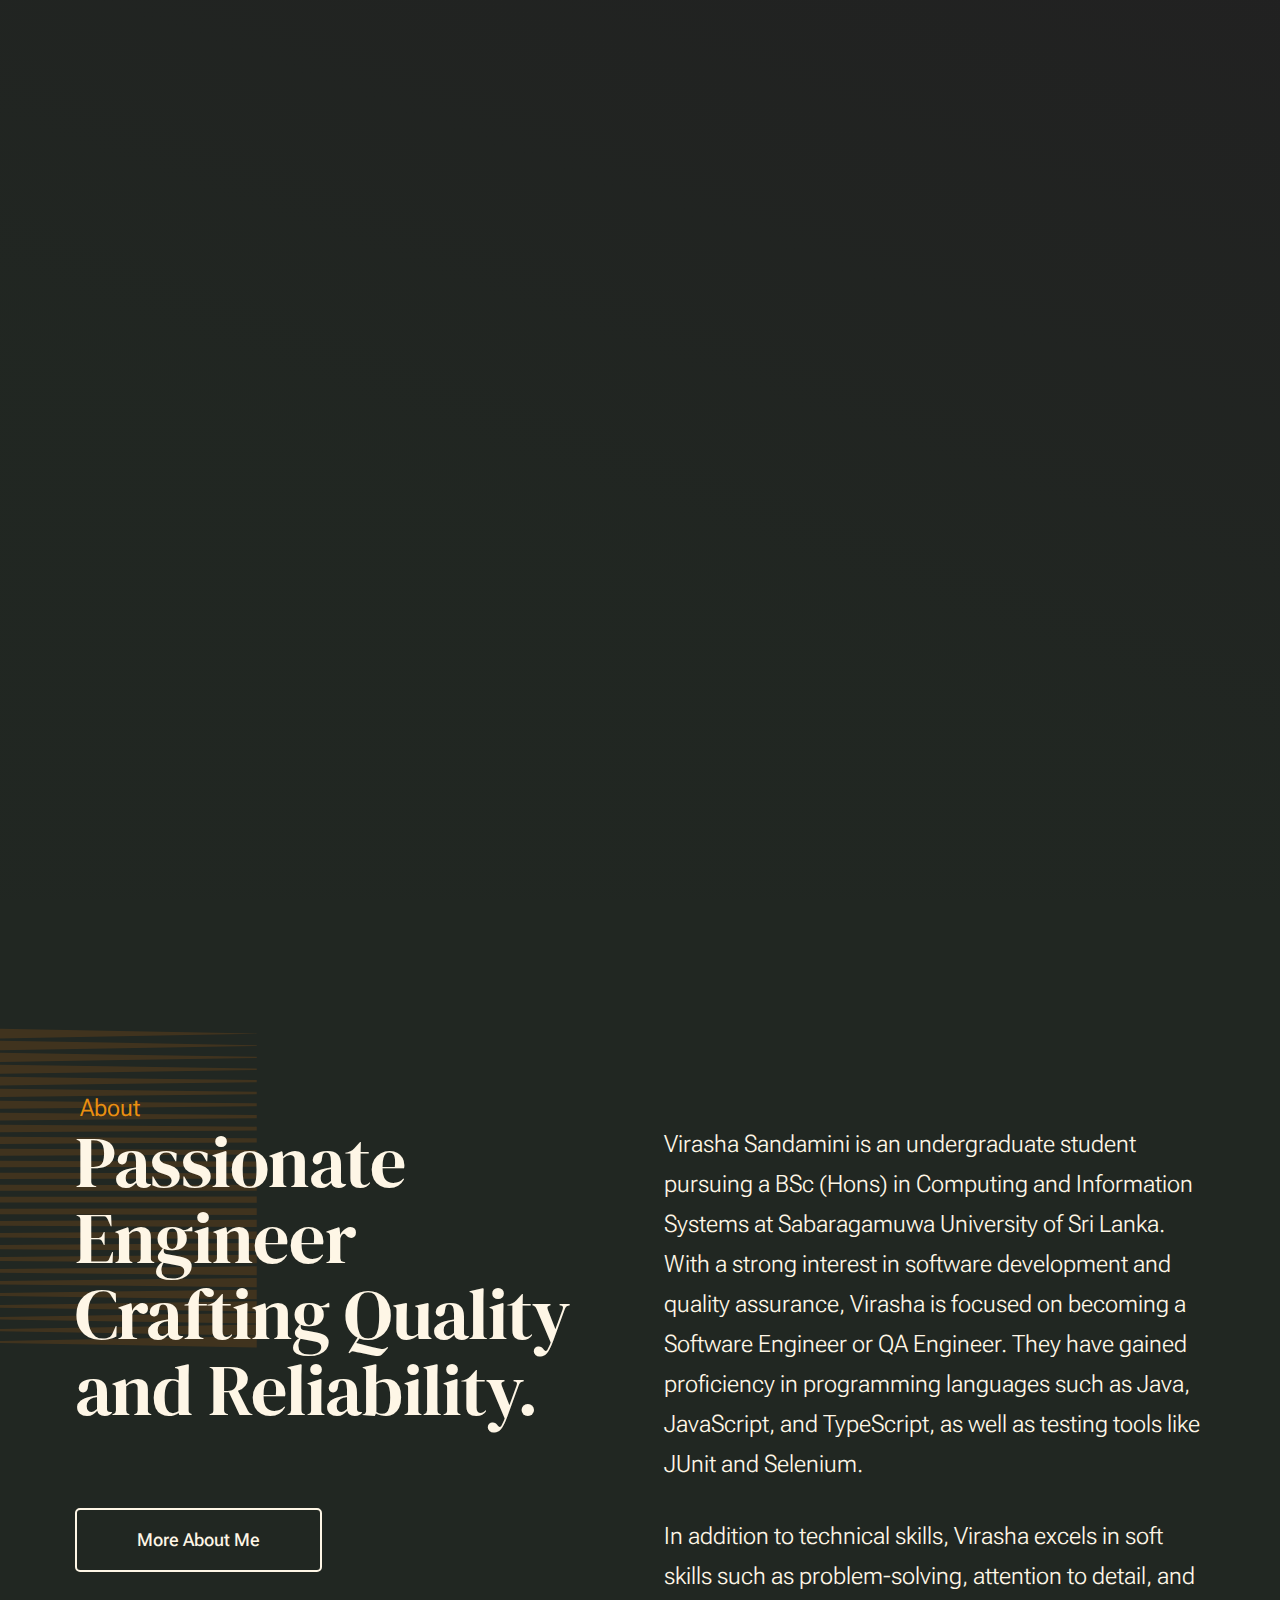
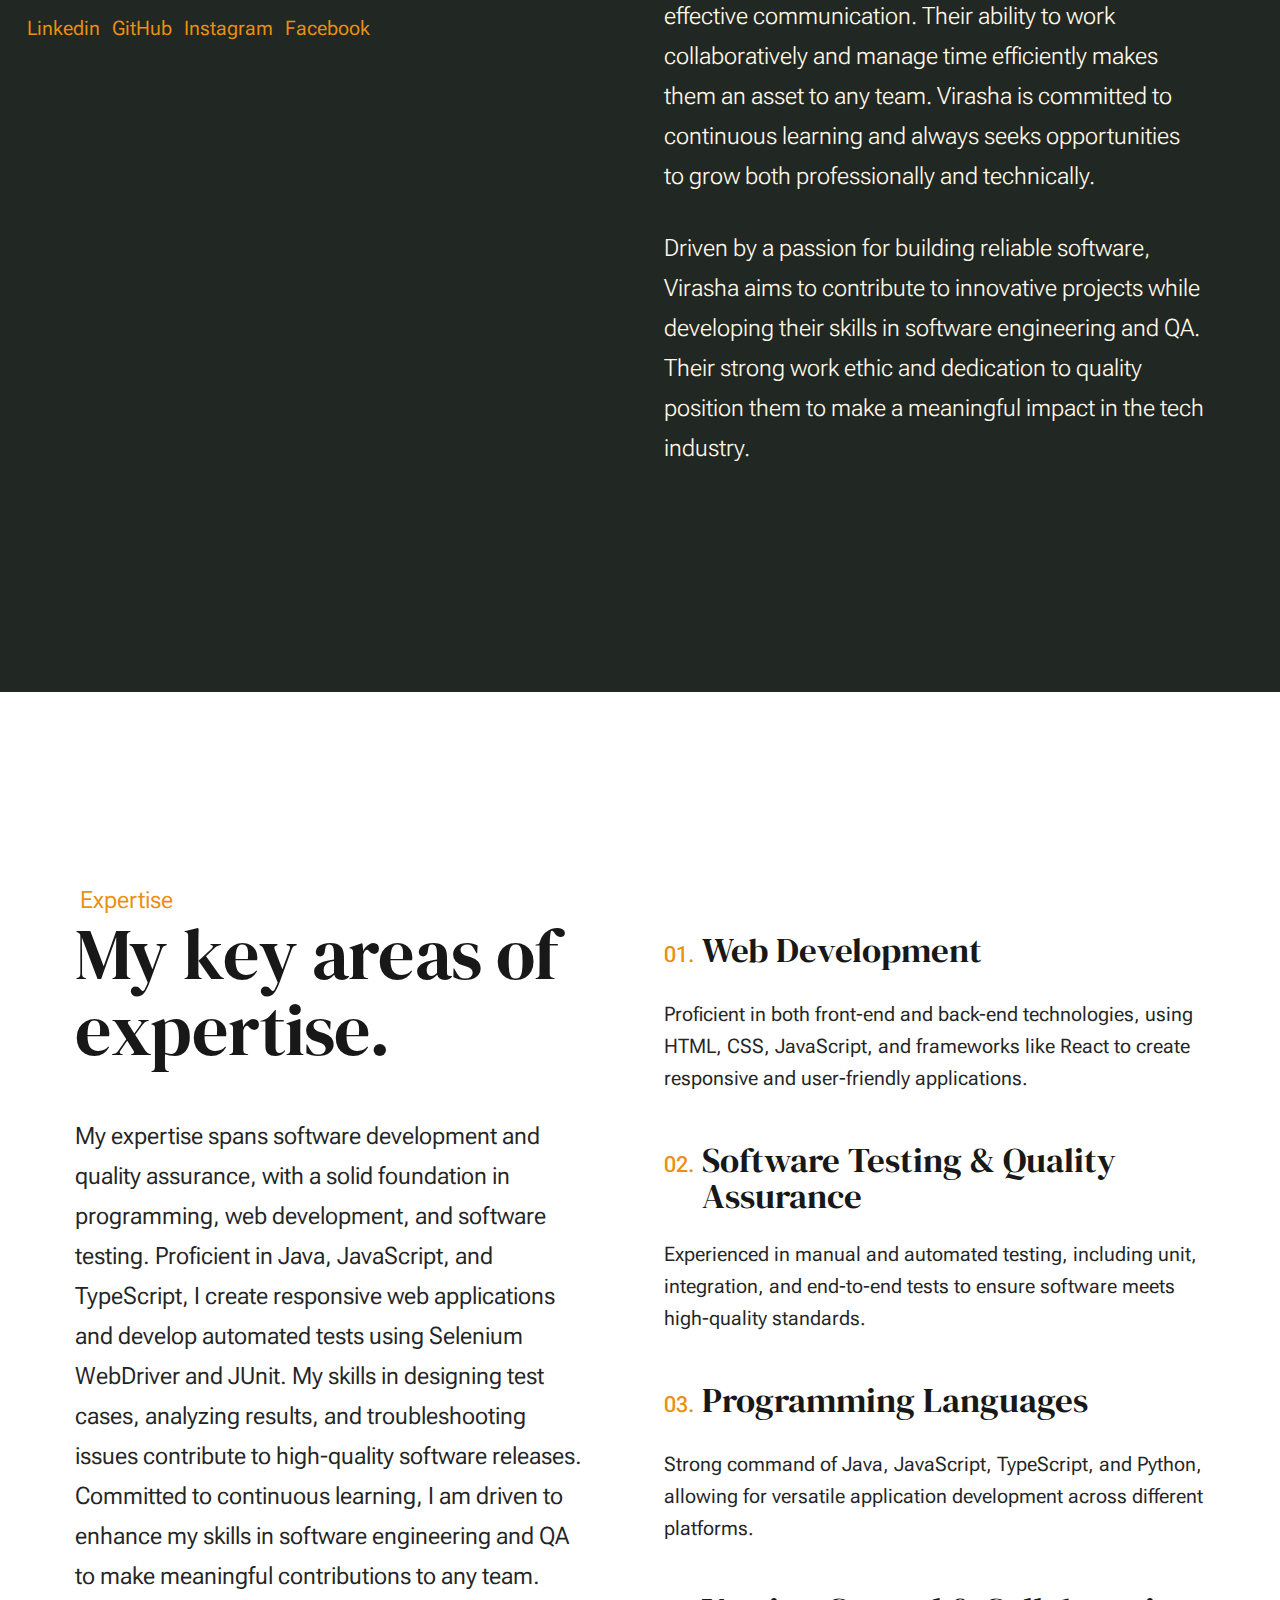
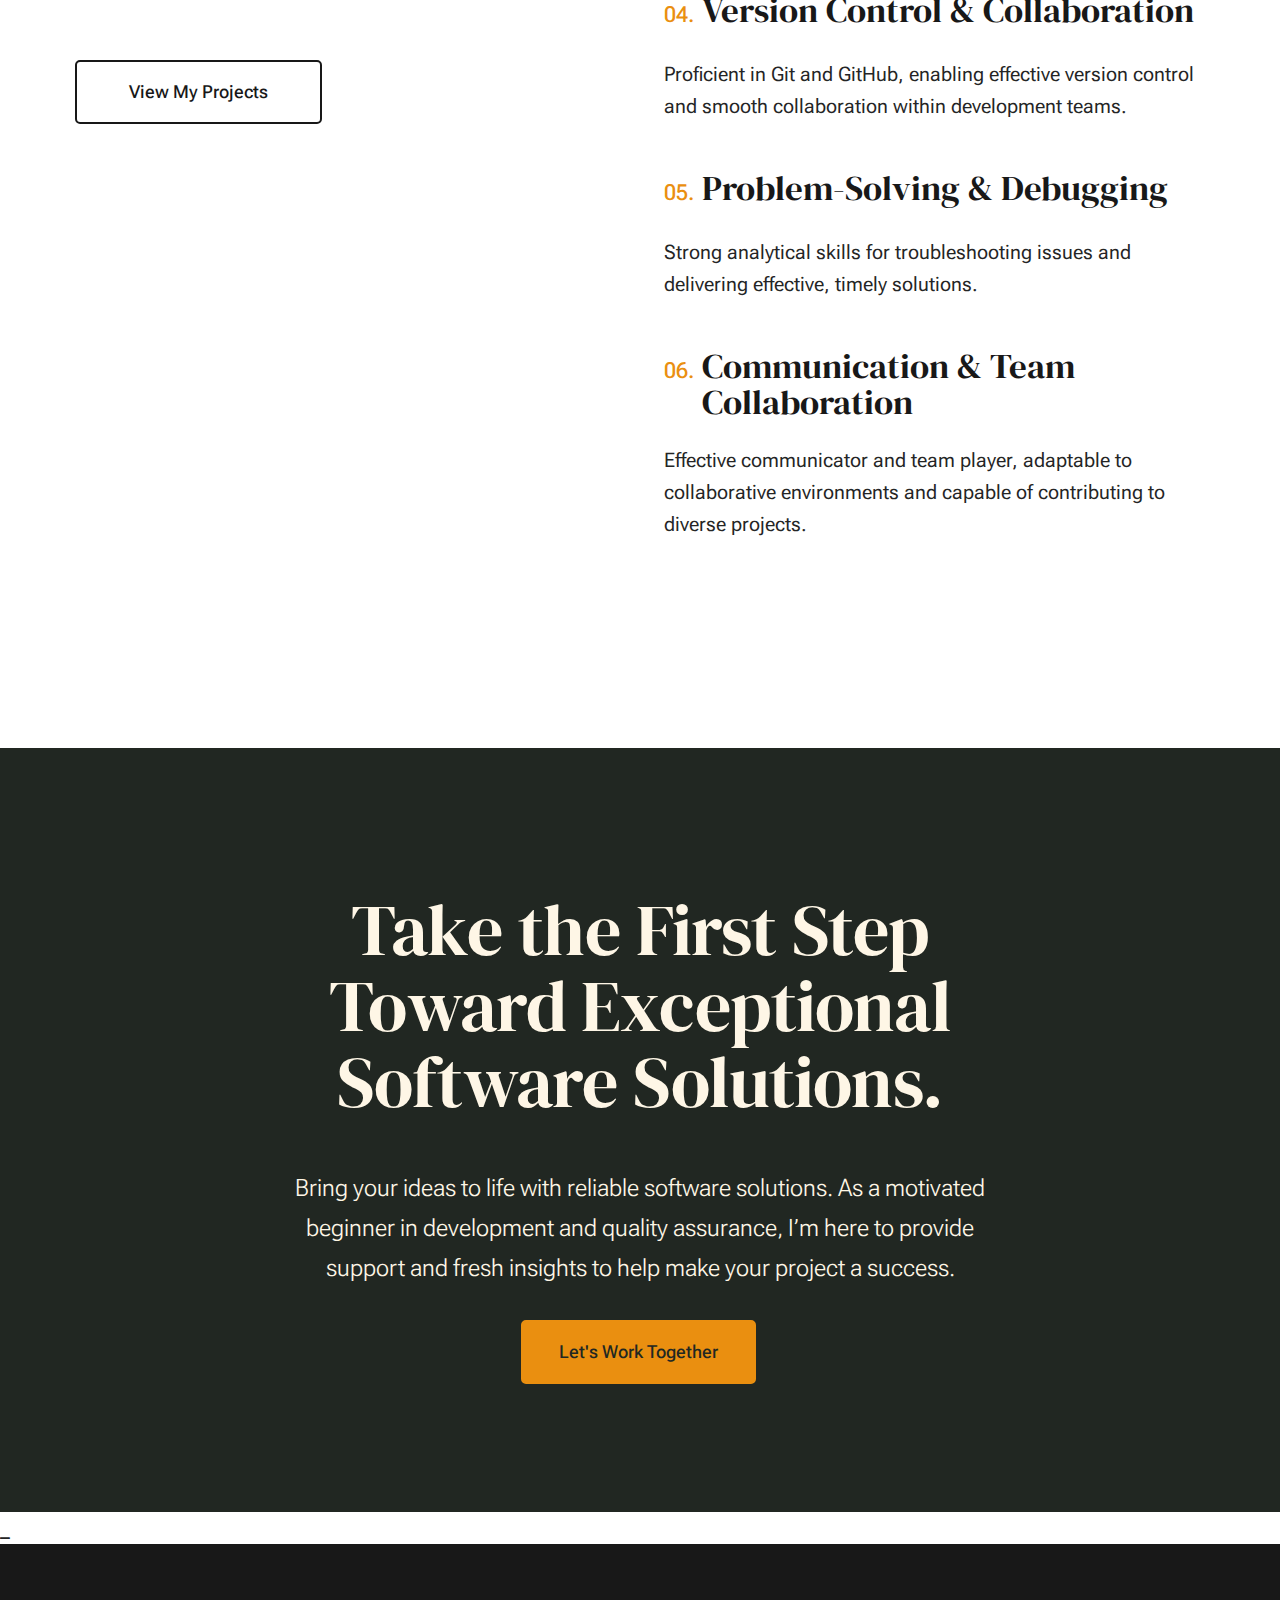
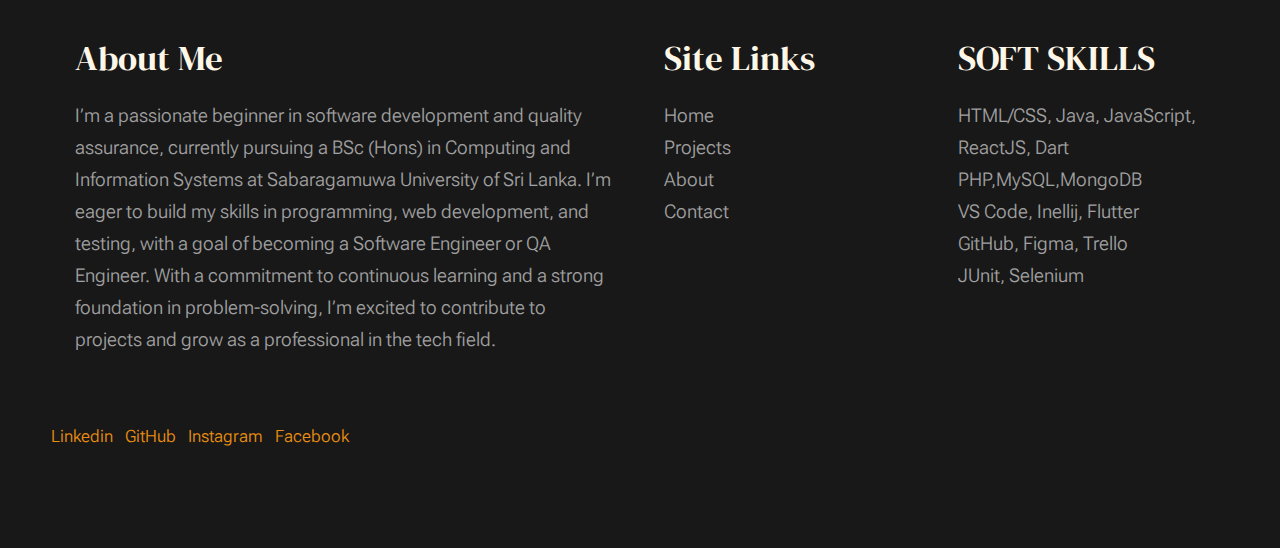
<file: virasha/virasha/index.html>
<!DOCTYPE html>
<html lang="en" class="no-js" >
<head>

    <!--- basic page needs
    ================================================== -->
    <meta charset="utf-8">
    <meta name="viewport" content="width=device-width, initial-scale=1">
    <title>Virasha.</title>

    <script>
        document.documentElement.classList.remove('no-js');
        document.documentElement.classList.add('js');
    </script>

    <!-- CSS
    ================================================== -->
    <link rel="stylesheet" href="css/vendor.css">
    <link rel="stylesheet" href="css/styles.css">

    <!-- favicons
    ================================================== -->
    <link rel="apple-touch-icon" sizes="180x180" href="apple-touch-icon.png">
    <link rel="icon" type="image/png" sizes="32x32" href="favicon-32x32.png">
    <link rel="icon" type="image/png" sizes="16x16" href="favicon-16x16.png">
    <link rel="manifest" href="site.webmanifest">

</head>


<body id="top">

    
    <!-- preloader
    ================================================== -->
    <div id="preloader">
        <div id="loader" class="dots-fade">
            <div></div>
            <div></div>
            <div></div>
        </div>
    </div>


    <!-- page wrap
    ================================================== -->
    <div id="page" class="s-pagewrap ss-home">


        <!-- # site header 
        ================================================== -->
        <header class="s-header">

            <div class="row s-header__inner width-sixteen-col">

                <div class="s-header__block">
                    <div class="s-header__logo">
                        <a class="logo" href="index.html">
                            <img src="1.png" alt="Homepage">
                        </a>
                    </div>

                    <a class="s-header__menu-toggle" href="#0"><span>Menu</span></a>
                </div> <!-- end s-header__block -->

                <nav class="s-header__nav">
    
                    <ul class="s-header__menu-links">
                        <li><a href="about.html">About</a></li>
                        <li><a href="services.html">Projects</a></li>
                        <li><a href="contact.html">Contact</a></li>
                    </ul> <!-- s-header__menu-links -->

                    <div class="s-header__contact">
                        <a href="contact.html" class="btn btn--primary s-header__contact-btn">Let's Work Together</a>                        
                    </div> <!-- s-header__contact -->
    
                </nav> <!-- end s-header__nav -->

            </div> <!-- end s-header__inner -->

        </header> <!-- end s-header -->


        <!-- # site main content
        ================================================== -->
        <section id="content" class="s-content">

            <!-- intro
            ----------------------------------------------- -->
            <section id="intro" class="s-intro">

                <div class="row s-intro__content width-sixteen-col">

                    <div class="column lg-12 s-intro__content-inner grid-block">
                        
                        <div class="s-intro__content-text">
                            <div class="s-intro__content-pretitle text-pretitle">Hello, I'm Virasha</div>
                            <h1 class="s-intro__content-title">
                                Software and QA Engineer  <br>
                                dedicated to  <br>
                                reliable, quality <br>
                                applications.
                            </h1>
                        </div> <!-- s-intro__content-text -->

                        <div class="s-intro__content-media"> 
                            <div class="s-intro__content-media-inner">                               
                                <img src="pro3.jpg"  alt="">
                                <div class="lines">                               
                                    <span></span>                                  
                                </div>
                            </div>
                        </div> <!-- s-intro__content-media -->                      

                        <div class="s-intro__scroll-down">
                            <a href="#about" class="smoothscroll">
                                <div class="scroll-icon">
                                    <svg xmlns="http://www.w3.org/2000/svg" viewBox="0 0 24 24" width="36" height="36" fill="none" stroke="#97b34a" stroke-width="1" stroke-linecap="round" stroke-linejoin="round">&lt;!--!  Atomicons Free 1.00 by @atisalab License - https://atomicons.com/license/ (Icons: CC BY 4.0) Copyright 2021 Atomicons --&gt;<polyline points="7 13 12 18 17 13"></polyline><line x1="12" y1="18" x2="12" y2="6"></line></svg>
                                </div>
                                <span>Scroll for more</span>
                            </a>
                        </div> <!-- s-intro__scroll-down -->
                        
                    </div> <!-- s-intro__content-inner -->

                </div> <!-- s-intro__content -->

            </section> <!-- end s-intro -->

            <!-- about
            ----------------------------------------------- -->
            <section id="about" class="s-about target-section">

                <div class="row s-about__content width-sixteen-col">
                    <div class="column grid-block grid-section-split">

                        <img src="images/geometric_shape.svg" alt="" class="s-about__content-imgbg">

                        <div class="section-header grid-section-split__header">
                            <div class="text-pretitle">About</div>                           
                            <h2 class="text-display-title">
                                Passionate Engineer Crafting Quality and Reliability.
                            </h2>                           
                        </div> <!-- end section-header -->

                        <div class="s-about__content-main grid-section-split__primary">
                            <p class="attention-getter">
                                Virasha Sandamini is an undergraduate student pursuing a BSc (Hons) in Computing and Information Systems 
                                at Sabaragamuwa University of Sri Lanka. With a strong interest in software development and quality assurance, 
                                Virasha is focused on becoming a Software Engineer or QA Engineer. 
                                They have gained proficiency in programming languages such as
                                Java, JavaScript, and TypeScript, as well as testing tools like JUnit and Selenium.
                            </p>

                            <p class="attention-getter">
                                In addition to technical skills, Virasha excels in soft skills such as
                                 problem-solving, attention to detail, and effective communication. Their ability to work collaboratively
                                  and manage time efficiently makes them an asset to any team. Virasha is committed to continuous learning and 
                                  always seeks opportunities to grow both professionally and technically.
                            </p>

                            <p class="attention-getter">
                                Driven by a passion for building reliable software, 
                                Virasha aims to contribute to innovative projects while developing their skills in software engineering and QA. 
                                Their strong work ethic and dedication to quality position them to make a meaningful impact in the tech industry.
                            </p>
                        </div> <!-- end s-about__content-main -->

                        <div class="s-about__content-btn grid-section-split__bottom">
                            <a href="about.html" class="btn btn--stroke u-fullwidth">More About Me</a>

                            <ul class="s-about__social social-list">
                                <li>
                                    <a href="https://www.linkedin.com/in/virasha-sandamini-91a984283/">
                                       
                                        <span>Linkedin</span>
                                    </a>
                                </li>
                                <li>
                                    <a href="https://github.com/virashas">
                                        
                                        <span>GitHub</span>
                                    </a>
                                </li>
                                <li>
                                    <a href="https://www.instagram.com/virazuu_?igsh=MWFwdW0xcjhyN2Iwag==">
                                        
                                        <span >Instagram</span>
                                    </a>
                                </li>
                                <li>
                                    <a href="https://www.facebook.com/virasha.sandamini.1?mibextid=LQQJ4d">
                                        
                                        <span>Facebook</span>
                                    </a>
                                </li>
                            </ul> <!-- end s-footer__social -->
                        </div> <!-- end s-about__content-btn -->
                    
                    </div> <!-- content-inner -->
                </div>
                
            </section> <!-- end s-about -->

            <!-- expertise
            ----------------------------------------------- -->
            <section id="expertise" class="s-expertise">

                <div class="row s-expertise__content width-sixteen-col">
                    <div class="column xl-12 grid-block grid-section-split">

                        <div class="section-header grid-section-split__header">
                            <div class="text-pretitle">Expertise</div>                           
                            <h2 class="text-display-title">
                            My key areas of expertise.
                            </h2>     
                            
                            <p class="lead">
                                My expertise spans software development and quality assurance, with a solid foundation in programming, 
                                web development, and software testing. Proficient in Java, JavaScript, and TypeScript, I create responsive web applications 
                                and develop automated tests using Selenium WebDriver and JUnit. My skills in designing test cases, analyzing results,
                                and troubleshooting issues contribute to high-quality software releases. Committed to continuous learning, 
                                I am driven to enhance my skills in software engineering and QA to make meaningful contributions to any team.
                            </p>
                        </div> <!-- end section-header -->

                        <div class="s-expertise__content-main grid-section-split__primary">

                            <div class="grid-list-items list-items show-ctr">
                                <div class="grid-list-items__item list-items__item">
                                    <div class="grid-list-items__title list-items__item-header">
                                        <h3 class="list-items__item-title">Web Development</h3>
                                    </div>
                                    <div class="grid-list-items__text list-items__item-text">
                                        <p>
                                            Proficient in both front-end and back-end technologies, 
                                            using HTML, CSS, JavaScript, and frameworks like React to 
                                            create responsive and user-friendly applications.
                                        </p>
                                    </div>
                                </div> <!-- list-item -->
                                <div class="grid-list-items__item list-items__item">
                                    <div class="grid-list-items__title list-items__item-header">
                                        <h3 class="list-items__item-title">Software Testing & Quality Assurance</h3>
                                    </div>
                                    <div class="grid-list-items__text list-items__item-text">
                                        <p>
                                            Experienced in manual and automated testing, including unit, integration, 
                                            and end-to-end tests to ensure software meets high-quality standards.
                                        </p>
                                    </div>
                                </div> <!-- list-expertise__item -->
                                <div class="grid-list-items__item list-items__item">
                                    <div class="grid-list-items__title list-items__item-header">
                                        <h3 class="list-items__item-title">Programming Languages </h3>
                                    </div>
                                    <div class="grid-list-items__text list-items__item-text">
                                        <p>
                                            Strong command of Java, JavaScript, TypeScript, and Python, 
                                            allowing for versatile application development across different platforms.
                                        </p>
                                    </div>
                                </div> <!-- list-expertise__item -->
                                <div class="grid-list-items__item list-items__item">
                                    <div class="grid-list-items__title list-items__item-header">
                                        <h3 class="list-items__item-title">Version Control & Collaboration</h3>
                                    </div>
                                    <div class="grid-list-items__text list-items__item-text">
                                        <p>
                                            Proficient in Git and GitHub, enabling effective version control
                                             and smooth collaboration within development teams.
                                        </p>
                                    </div>
                                </div> <!-- list-expertise__item -->

                                <div class="grid-list-items__item list-items__item">
                                    <div class="grid-list-items__title list-items__item-header">
                                        <h3 class="list-items__item-title">Problem-Solving & Debugging</h3>
                                    </div>
                                    <div class="grid-list-items__text list-items__item-text">
                                        <p>
                                            Strong analytical skills for troubleshooting issues and delivering effective, timely solutions.
                                        </p>
                                    </div>
                                </div>

                                <div class="grid-list-items__item list-items__item">
                                    <div class="grid-list-items__title list-items__item-header">
                                        <h3 class="list-items__item-title">Communication & Team Collaboration</h3>
                                    </div>
                                    <div class="grid-list-items__text list-items__item-text">
                                        <p>
                                            Effective communicator and team player, adaptable to collaborative environments
                                             and capable of contributing to diverse projects.
                                        </p>
                                    </div>
                                </div>

                                

                            </div> <!-- grid-list-items -->
                        </div> <!-- end s-expertise__content-main -->

                        <div class="s-expertise__content-btn grid-section-split__bottom">
                            <a href="services.html" class="btn btn--stroke u-fullwidth">View My Projects</a>
                        </div> <!-- end s-about__content-btn -->

                    </div> <!-- end grid-block-->
                </div> <!-- end s-expertise__content -->

            </section> <!-- end s-expertise -->

           
                        

                
                                    
                
                                
                                             

    

        <!-- # cta
        ================================================== -->
        <section id="cta" class="s-cta">

            <div class="row row-x-center text-center">
                <div class="column xl-8 lg-12">

                    <div class="s-cta__content">
                        <h2 class="text-display-title">
                            Take the First Step Toward Exceptional Software Solutions.
                        </h2>
                        <p class="lead">
                            Bring your ideas to life with reliable software solutions. As a motivated beginner in development and quality assurance, 
                            I’m here to provide support and fresh insights to help make your project a success.
                        </p>
                        <a href="contact.html" class="btn btn--primary">Let's Work Together</a>
                    </div>

                </div>
            </div>

        </section> <!-- end s-cta -->

      
                            _
        <!-- # footer 
        ================================================== -->
        <footer class="s-footer">
            <div class="row s-footer__content">
                <div class="column xl-6 lg-6 md-12 s-footer__block s-footer__about">                    
                    <h3>About Me</h3>
                    <p>
                        I’m a passionate beginner in software development and quality assurance, 
                        currently pursuing a BSc (Hons) in Computing and Information Systems at Sabaragamuwa University of Sri Lanka. 
                    I’m eager to build my skills in programming, web development, and testing, 
                    with a goal of becoming a Software Engineer or QA Engineer.
                    With a commitment to continuous learning and a strong foundation in problem-solving,
                    I’m excited to contribute to projects and grow as a professional in the tech field.
                    </p>               
                </div>                
                <div class="column xl-3 lg-6 md-12 s-footer__block s-footer__site-links">
                    <h3>Site Links</h3>
                    <ul class="link-list">
                        <li><a href="index.html">Home</a></li>
                        <li><a href="services.html">Projects</a></li>
                        <li><a href="about.html">About</a></li>
                        <li><a href="contact.html">Contact</a></li>
                       
                    </ul>
                </div>
                <div class="column xl-3 lg-6 md-12 tab-12 s-footer__block s-footer__newsletter">
                    <h3>SOFT SKILLS</h3>

                    <p>
                        HTML/CSS, Java, JavaScript, ReactJS, Dart <br>
                 PHP,MySQL,MongoDB<br>
                 VS Code, Inellij, Flutter<br> 
                 GitHub, Figma, Trello<br>
                 JUnit, Selenium<br>
                 
                    </p>

                   
            </div> 
            
            <div class="row s-footer__bottom">
                <div class="column xl-6 lg-12">
                    <ul class="s-footer__social social-list">
                        <li>
                            <a href="https://www.linkedin.com/in/virasha-sandamini-91a984283/">
                               
                                <span>Linkedin</span>
                            </a>
                        </li>
                        <li>
                            <a href="https://github.com/virashas">
                               
                                <span>GitHub</span>
                            </a>
                        </li>
                        <li>
                            <a href="https://www.instagram.com/virazuu_?igsh=MWFwdW0xcjhyN2Iwag==">
                               
                                <span>Instagram</span>
                            </a>
                        </li>
                        <li>
                            <a href="https://www.facebook.com/virasha.sandamini.1?mibextid=LQQJ4d">
                                
                                <span>Facebook</span>
                            </a>
                        </li>
                    </ul> <!-- end s-footer__social -->
                </div>
               

                
            
        </footer> <!-- end s-footer -->

    </div> <!-- end page-wrap -->

    <!-- Java Script
    ================================================== -->
    <script src="js/plugins.js"></script>
    <script src="js/main.js"></script>

</body>
</html>
</file>
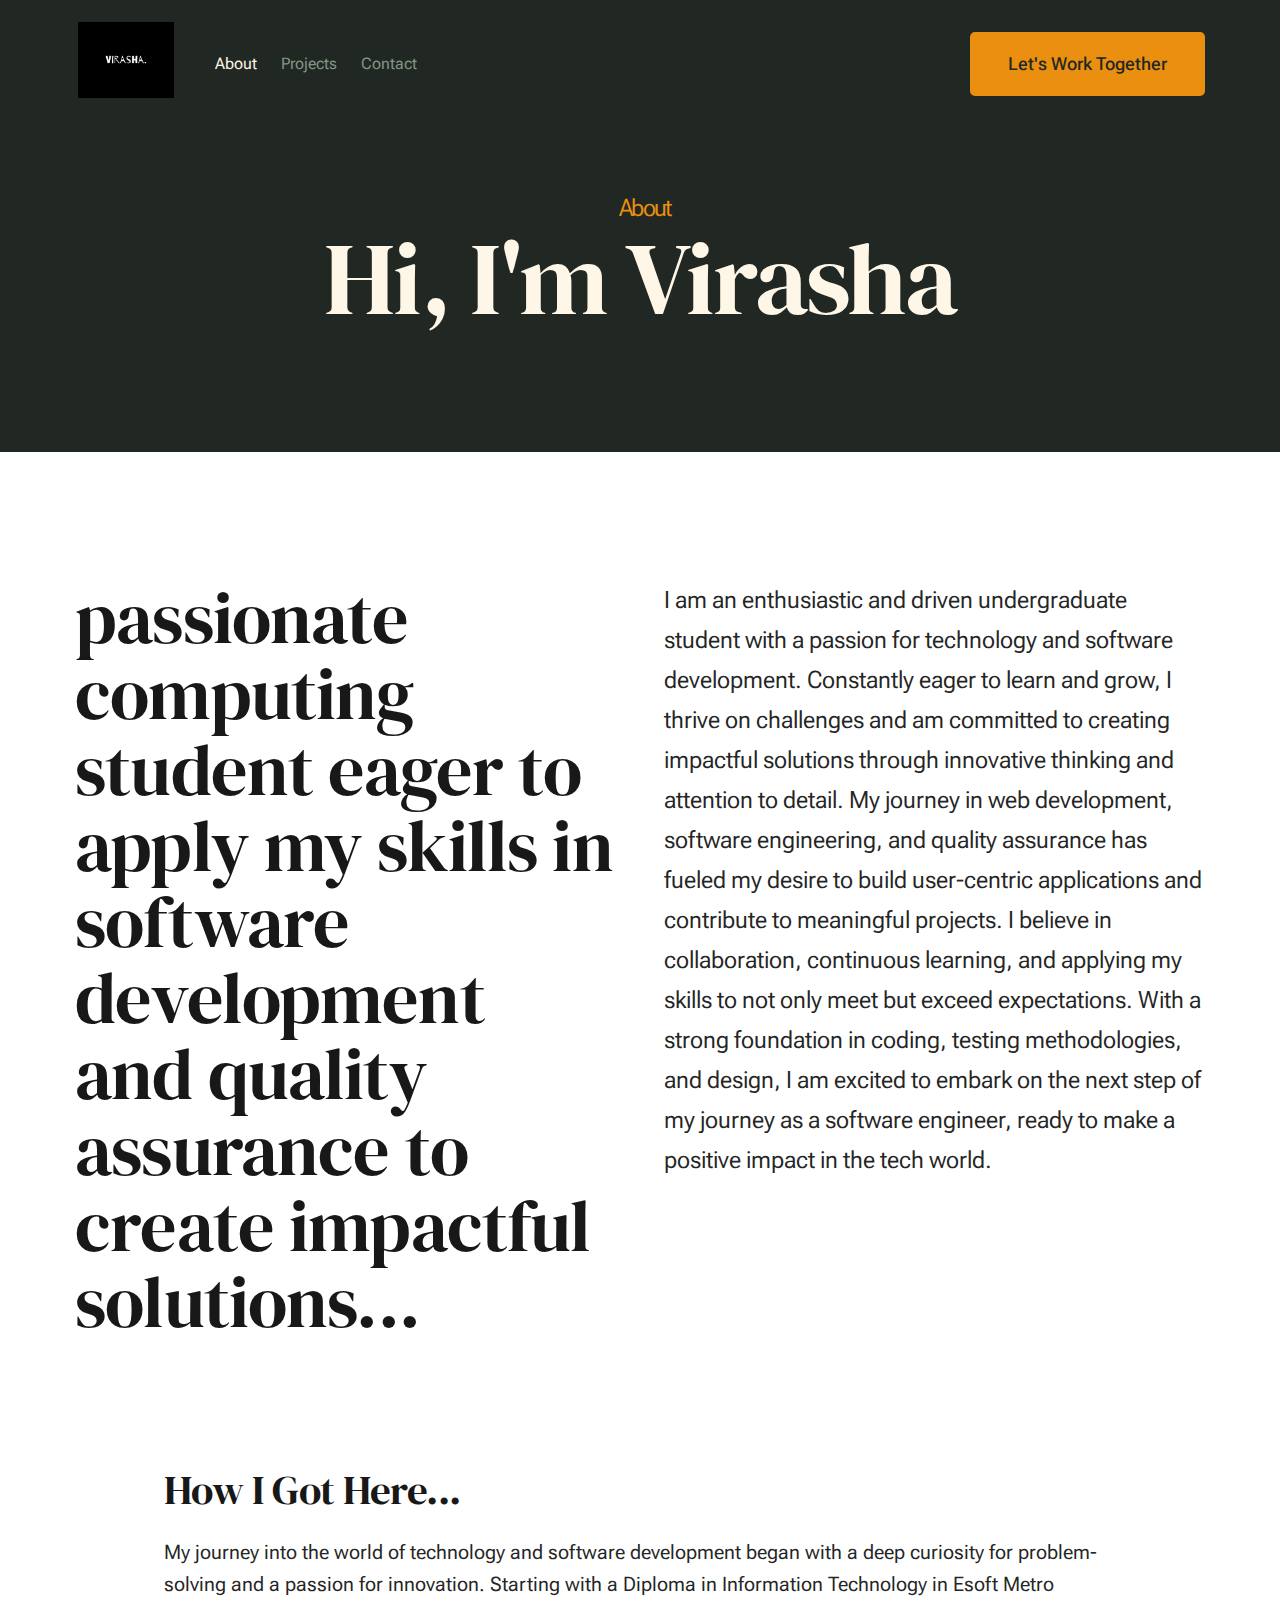
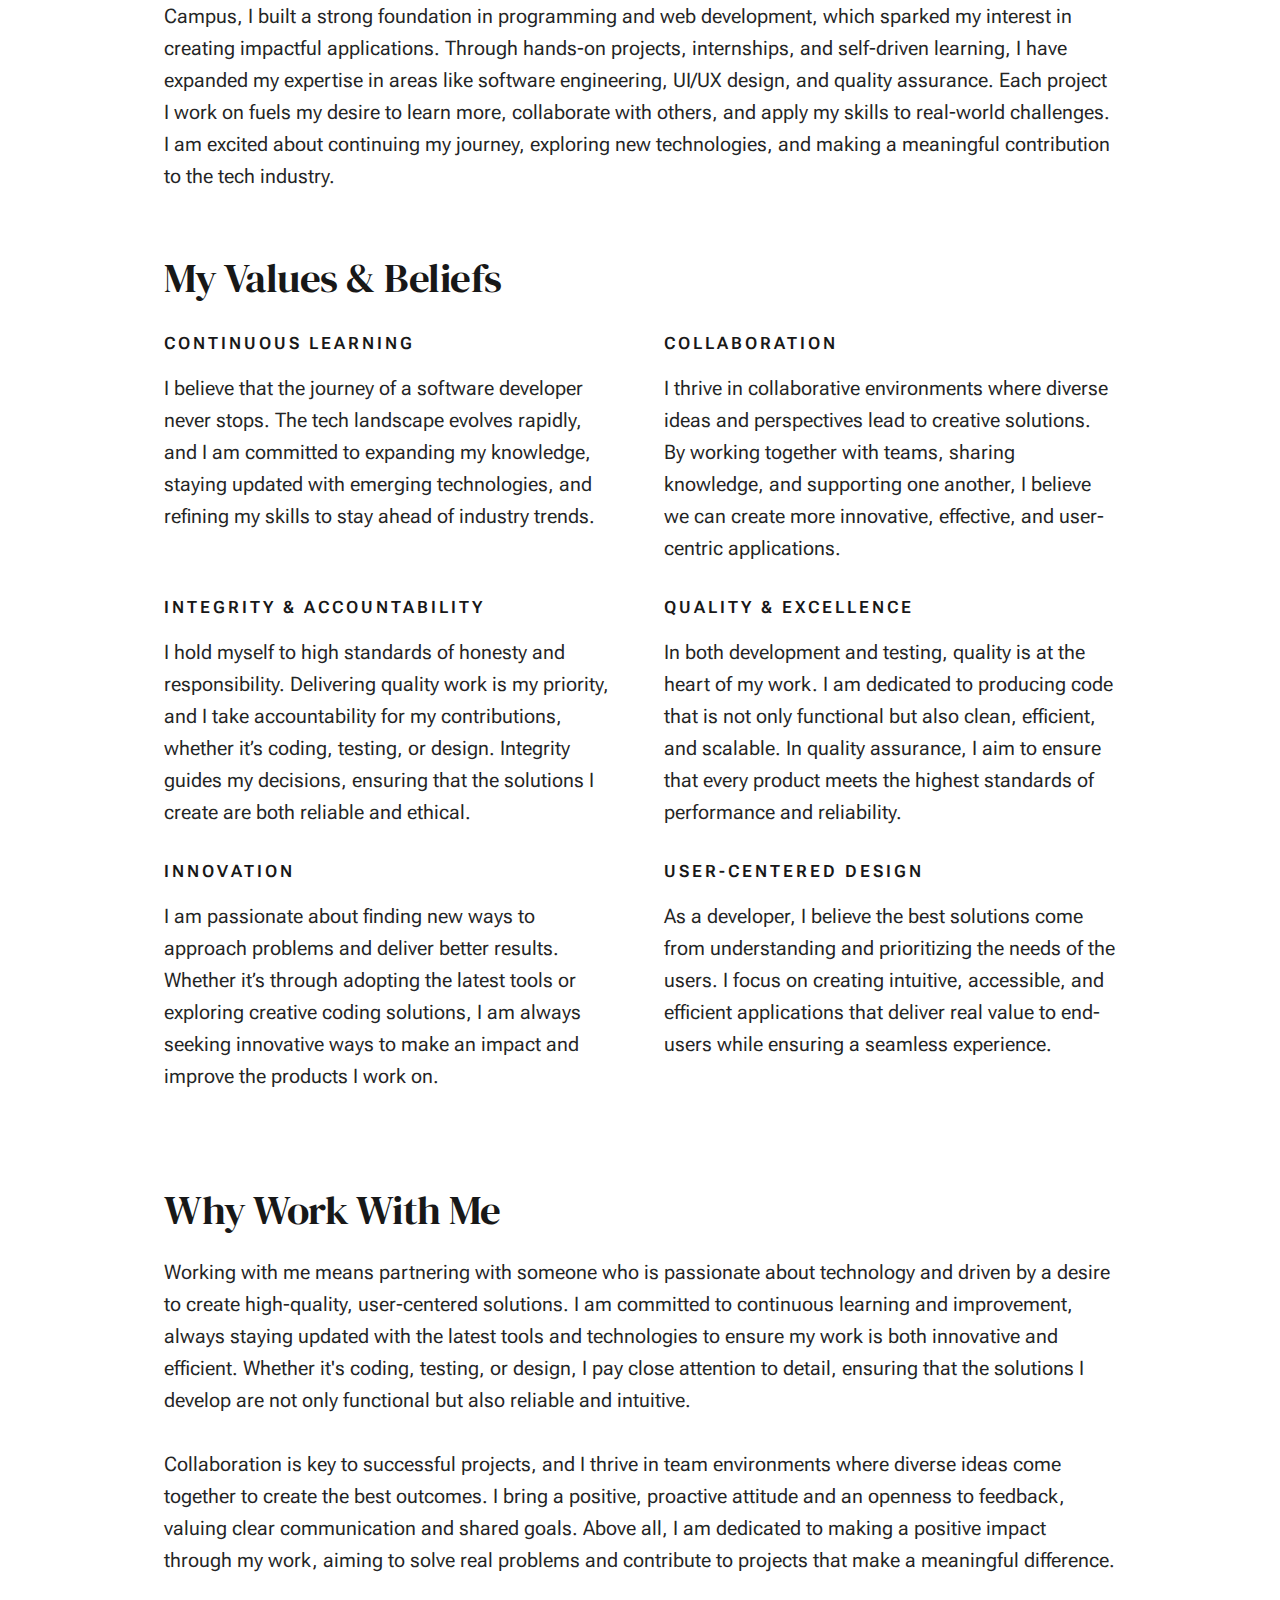
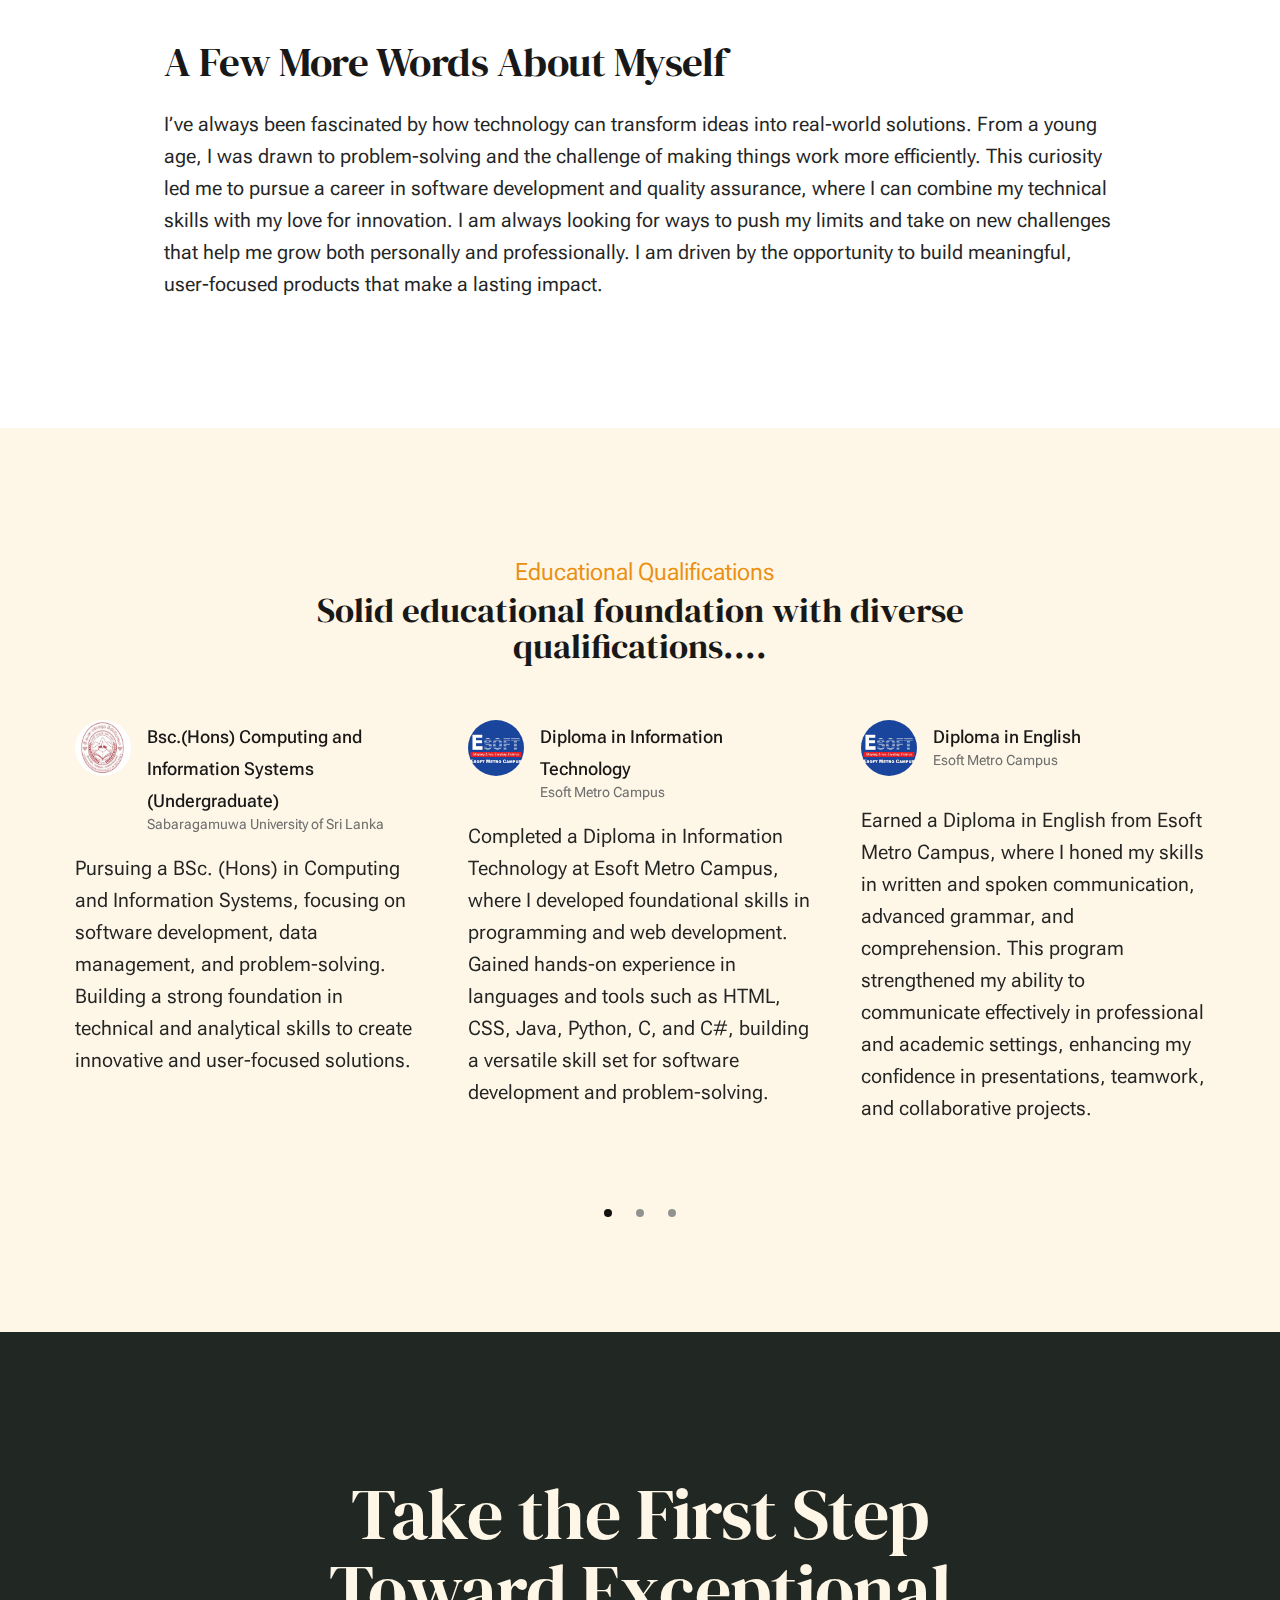
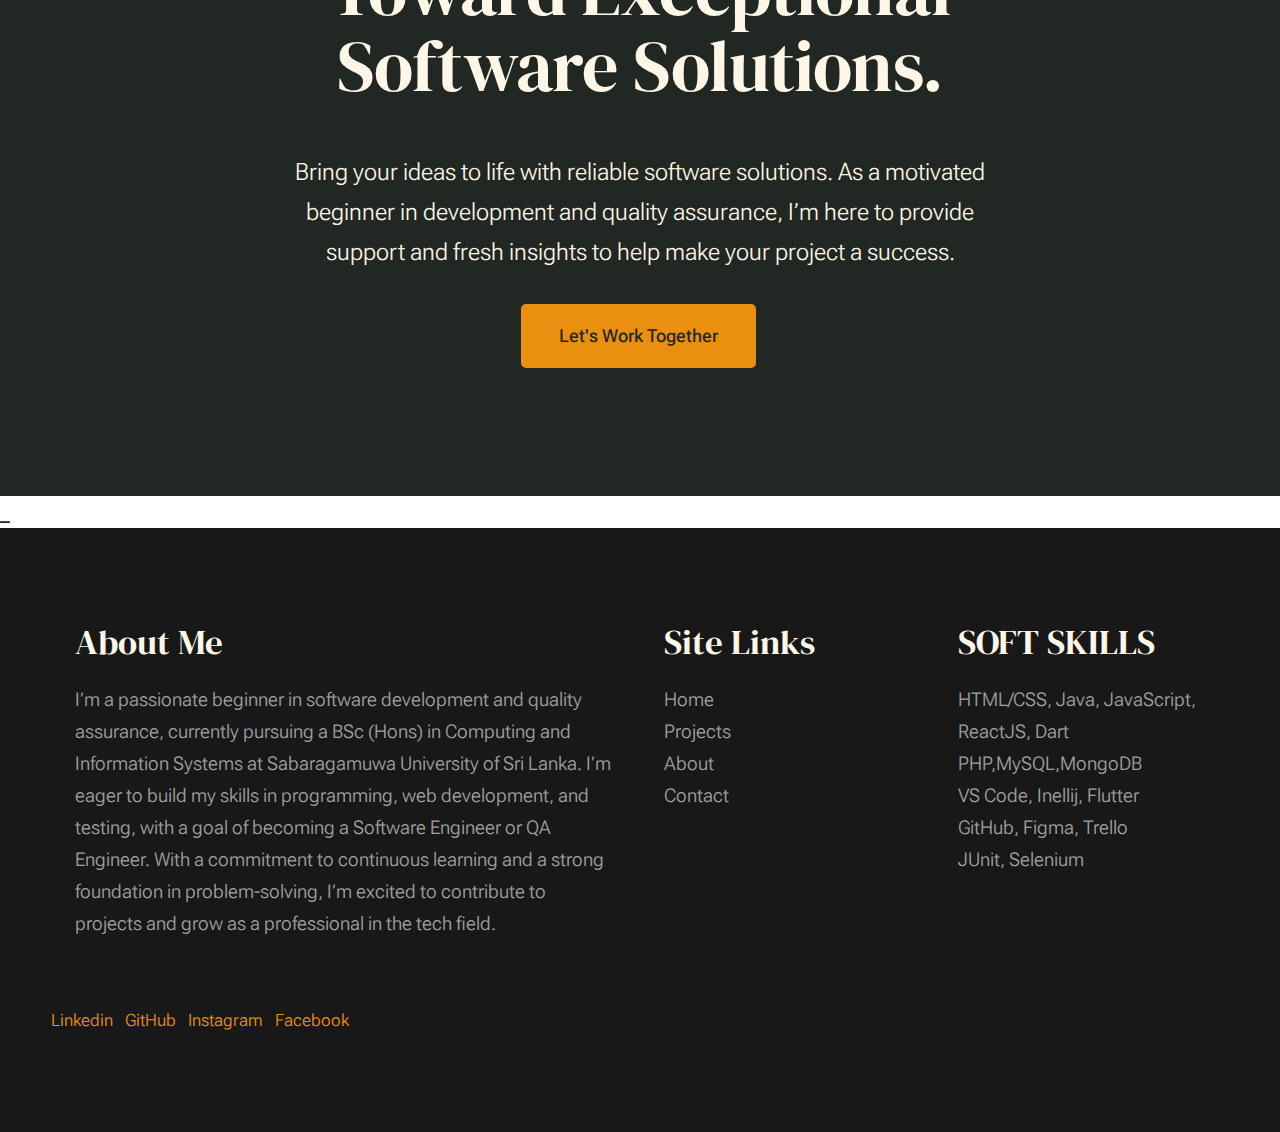
<file: virasha/virasha/about.html>
<!DOCTYPE html>
<html lang="en" class="no-js" >
<head>

    <!--- basic page needs
    ================================================== -->
    <meta charset="utf-8">
    <meta name="viewport" content="width=device-width, initial-scale=1">
    <title>About - Virasha</title>

    <script>
        document.documentElement.classList.remove('no-js');
        document.documentElement.classList.add('js');
    </script>

    <!-- CSS
    ================================================== -->
    <link rel="stylesheet" href="css/vendor.css">
    <link rel="stylesheet" href="css/styles.css">

    <!-- favicons
    ================================================== -->
    <link rel="apple-touch-icon" sizes="180x180" href="apple-touch-icon.png">
    <link rel="icon" type="image/png" sizes="32x32" href="favicon-32x32.png">
    <link rel="icon" type="image/png" sizes="16x16" href="favicon-16x16.png">
    <link rel="manifest" href="site.webmanifest">

</head>


<body id="top">


    <!-- preloader
    ================================================== -->
    <div id="preloader">
        <div id="loader" class="dots-fade">
            <div></div>
            <div></div>
            <div></div>
        </div>
    </div>


    <!-- page wrap
    ================================================== -->
    <div id="page" class="s-pagewrap">


        <!-- # site header 
        ================================================== -->
        <header class="s-header">

            <div class="row s-header__inner width-sixteen-col">

                <div class="s-header__block">
                    <div class="s-header__logo">
                        <a class="logo" href="index.html">
                            <img src="1.png" alt="Homepage">
                        </a>
                    </div>

                    <a class="s-header__menu-toggle" href="#0"><span>Menu</span></a>
                </div> <!-- end s-header__block -->

                <nav class="s-header__nav">
    
                    <ul class="s-header__menu-links">
                        <li class="current"><a href="about.html">About</a></li>
                        <li><a href="services.html">Projects</a></li>
                        <li><a href="contact.html">Contact</a></li>
                    </ul> <!-- s-header__menu-links -->

                    <div class="s-header__contact">
                        <a href="contact.html" class="btn btn--primary s-header__contact-btn">Let's Work Together</a>                        
                    </div> <!-- s-header__contact -->
    
                </nav> <!-- end s-header__nav -->

            </div> <!-- end s-header__inner -->

        </header> <!-- end s-header -->


        <!-- # site main content
        ================================================== -->
        <section id="content" class="s-content">

               <section class="s-pageheader pageheader">
                    <div class="row">
                        <div class="column xl-12">
                            <h1 class="page-title">
                                <span class="page-title__small-type text-pretitle">About</span>
                                Hi, I'm Virasha 
                            </h1>
                            
                        </div>
                    </div>
               </section> <!-- end pageheader --> 

               <section class="s-pagecontent pagecontent">

                    <div class="row pageintro">
                        <div class="column xl-6 lg-12">
                            <h2 class="text-display-title"> passionate computing student eager to apply my skills in software development
                                 and quality assurance to create impactful solutions...</h2>
                        </div>
                        <div class="column xl-6 lg-12 u-flexitem-x-right">
                            <p class="lead">
                                I am an enthusiastic and driven undergraduate student with a passion for technology 
                                and software development. Constantly eager to learn and grow, I thrive on challenges
                                and am committed to creating impactful solutions through innovative thinking and attention
                                to detail. My journey in web development, software engineering, and quality assurance has fueled
                                my desire to build user-centric applications and contribute to meaningful projects. 
                                I believe in collaboration, continuous learning, and applying my skills to not only meet but 
                                exceed expectations. With a strong foundation in coding, testing methodologies, and design, 
                                I am excited to embark on the next step of my journey as a software engineer, ready to make 
                                a positive impact in the tech world.
                            </p>
                        </div>                       
                    </div> <!-- end pageintro -->   
                    
                   

                    <div class="row width-narrower pagemain">
                        <div class="column xl-12"> 

                            <h2>How I Got Here...</h2>
                            <p>
                                My journey into the world of technology and software development began with a deep curiosity 
                                for problem-solving and a passion for innovation. Starting with a Diploma in Information Technology in Esoft Metro Campus, 
                                I built a strong foundation in programming and web development, which sparked my interest in creating impactful applications.
                                Through hands-on projects, internships, and self-driven learning, I have expanded my expertise in areas like software engineering,
                                UI/UX design, and quality assurance. Each project I work on fuels my desire to learn more, collaborate with others, 
                                and apply my skills to real-world challenges. I am excited about continuing my journey, exploring new technologies, 
                                and making a meaningful contribution to the tech industry.
                            </p>

                            <h2 class="u-add-bottom">My Values & Beliefs</h2>

                            <div class="grid-list-items list-items">
                                <div class="grid-list-items__item list-items__item u-remove-bottom">
                                    <div class="list-items__item-header">
                                        <h6 class="list-items__item-small-title">Continuous Learning</h6>
                                    </div>
                                    <p>
                                        I believe that the journey of a software developer never stops. The tech landscape evolves rapidly,
                                        and I am committed to expanding my knowledge, staying updated with emerging technologies, and refining my skills 
                                        to stay ahead of industry trends.
                                    </p>
                                </div>
                                <div class="grid-list-items__item list-items__item u-remove-bottom">
                                    <div class="list-items__item-header">
                                        <h6 class="list-items__item-small-title">Collaboration</h6>
                                    </div>
                                    <p> 
                                        I thrive in collaborative environments where diverse ideas and perspectives lead to creative solutions.
                                        By working together with teams, sharing knowledge, and supporting one another, I believe we can create 
                                        more innovative, effective, and user-centric applications.
                                    </p>
                                </div>
                                <div class="grid-list-items__item list-items__item u-remove-bottom">
                                    <div class="list-items__item-header">
                                        <h6 class="list-items__item-small-title">Integrity & Accountability</h6>
                                    </div>
                                    <p>
                                        I hold myself to high standards of honesty and responsibility. Delivering quality work is my 
                                        priority, and I take accountability for my contributions, whether it’s coding, testing, or design.
                                        Integrity guides my decisions, ensuring that the solutions I create are both reliable and ethical.
                                    </p>
                                </div>
                                <div class="grid-list-items__item list-items__item u-remove-bottom">
                                    <div class="list-items__item-header">
                                        <h6 class="list-items__item-small-title">Quality & Excellence</h6>
                                    </div>
                                    <p>
                                        In both development and testing, quality is at the heart of my work. I am dedicated 
                                        to producing code that is not only functional but also clean, efficient, and scalable. 
                                        In quality assurance, I aim to ensure that every product meets the highest standards of 
                                        performance and reliability.
                                    </p>
                                </div>
                                <div class="grid-list-items__item list-items__item u-remove-bottom">
                                    <div class="list-items__item-header">
                                        <h6 class="list-items__item-small-title">Innovation</h6>
                                    </div>
                                    <p>
                                        I am passionate about finding new ways to approach problems and deliver better results. 
                                        Whether it’s through adopting the latest tools or exploring creative coding solutions, 
                                        I am always seeking innovative ways to make an impact and improve the products I work on.
                                    </p>
                                </div>

                                <div class="grid-list-items__item list-items__item u-remove-bottom">
                                    <div class="list-items__item-header">
                                        <h6 class="list-items__item-small-title">User-Centered Design</h6>
                                    </div>
                                    <p>
                                        As a developer, I believe the best solutions come from understanding and prioritizing the needs
                                         of the users. I focus on creating intuitive, accessible, and efficient applications that
                                          deliver real value to end-users while ensuring a seamless experience.
                                    </p>
                                </div>
                            </div> <!--grid-list-items -->

                            <h2>Why Work With Me</h2>
                            <p>
                                Working with me means partnering with someone who is passionate about technology and driven
                                by a desire to create high-quality, user-centered solutions. I am committed to continuous learning
                                and improvement, always staying updated with the latest tools and technologies to ensure my work is
                                both innovative and efficient. Whether it's coding, testing, or design, I pay close attention to detail,
                                ensuring that the solutions I develop are not only functional but also reliable and intuitive.
                            </p>

                            <p>
                                Collaboration is key to successful projects, and I thrive in team environments where diverse ideas
                                come together to create the best outcomes. I bring a positive, proactive attitude and an openness to
                                feedback, valuing clear communication and shared goals. Above all, I am dedicated to making a positive
                                impact through my work, aiming to solve real problems and contribute to projects that make a meaningful difference.
                            </p>                   

                            <h2>A Few More Words About Myself</h2>
                            <p>
                                I’ve always been fascinated by how technology can transform ideas into real-world solutions. 
                                From a young age, I was drawn to problem-solving and the challenge of making things work more efficiently. 
                                This curiosity led me to pursue a career in software development and quality assurance, where I can combine my
                                technical skills with my love for innovation. I am always looking for ways to push my limits
                                and take on new challenges that help me grow both personally and professionally. I am driven by the 
                                opportunity to build meaningful, user-focused products that make a lasting impact.
                            </p>

                        </div> <!-- end grid-block-->
                    </div> <!-- end pagemain -->

               </section> <!-- pagecontent -->

               <section class="s-testimonials">

                    <div class="s-testimonials__header row row-x-center text-center">
                        <div class="column xl-8 lg-12">
        
                            <p class="text-pretitle">
                            Educational Qualifications
                            </p>
                            <h3>
                                Solid educational foundation with diverse qualifications....
                            </h3>                        
        
                        </div>
                    </div> <!--end s-testimonials__header -->

                    <div class="row s-testimonials__content">
                        <div class="column xl-12 testimonials">

                            <div class="swiper-container testimonials__slider page-slider">

                                <div class="swiper-wrapper">
                                    <div class="testimonials__slide swiper-slide">
                                        <div class="testimonials__author">
                                           
                                            <cite class="testimonials__cite">
                                                <img src="uni.png" alt="Author image" class="testimonials__avatar">
                                                <strong> Bsc.(Hons) Computing and Information Systems (Undergraduate)</strong>
                                                <span> Sabaragamuwa University of Sri Lanka</span>
                                            </cite>
                                        </div>
                                        <p>
                                            Pursuing a BSc. (Hons) in Computing and Information Systems, focusing on software development,
                                             data management, and problem-solving. Building a strong foundation in technical and analytical 
                                             skills to create innovative and user-focused solutions.
                                        </p>
                                        
                                    </div>
                                    <div class="testimonials__slide swiper-slide">
                                        <div class="testimonials__author">
                                            <img src="esoft.png" alt="Author image" class="testimonials__avatar">
                                            <cite class="testimonials__cite">
                                                <strong>Diploma in Information Technology</strong>
                                                <span> Esoft Metro Campus</span>
                                            </cite>
                                        </div>
                                        <p>
                                            Completed a Diploma in Information Technology at Esoft Metro Campus, where I developed foundational
                                             skills in programming and web development. Gained hands-on experience in languages and tools such as
                                              HTML, CSS, Java, Python, C, and C#, building a versatile skill set for software development and problem-solving.
                                        </p>
                                        
                                    </div>
                                    <div class="testimonials__slide swiper-slide">
                                        <div class="testimonials__author">
                                            <img src="esoft.png" alt="Author image" class="testimonials__avatar">
                                            <cite class="testimonials__cite">
                                                <strong>Diploma in English</strong>
                                                <span> Esoft Metro Campus</span>
                                            </cite>
                                        </div>
                                        <p>
                                            Earned a Diploma in English from Esoft Metro Campus, where I honed my skills in written
                                             and spoken communication, advanced grammar, and comprehension. This program strengthened my
                                              ability to communicate effectively in professional and academic settings, enhancing my confidence
                                               in presentations, teamwork, and collaborative projects.
                                        </p>
                                        
                                    </div>
                                    <div class="testimonials__slide swiper-slide">
                                        <div class="testimonials__author">
                                            <img src="aquainas.png" alt="Author image" class="testimonials__avatar">
                                            <cite class="testimonials__cite">
                                                <strong> Certificate Level 3 in English</strong>
                                                <span> Aquainas College of Higher Studies</span>
                                            </cite>
                                        </div>
                                        <p>
                                            Completed Certificate Level 3 in English at Aquinas College of Higher Studies, 
                                            further developing my proficiency in English language skills, including advanced grammar,
                                             reading comprehension, and conversational abilities, to support clear and effective communication.
                                        </p>
                                        
                                    </div> 
                                    <div class="testimonials__slide swiper-slide">
                                        <div class="testimonials__author">
                                            <img src="school.jpeg" alt="Author image" class="testimonials__avatar">
                                            <cite class="testimonials__cite">
                                                <strong>  G.C.E. Advanced Level Examination - Physical Science Stream</strong>
                                                <span> C.W.W.Kannangara Central College , Matugama</span>
                                            </cite>
                                        </div>
                                        <p>
                                            Completed G.C.E. Advanced Level Examination in the Physical Science stream at C.W.W. Kannangara Central College, Matugama, 
                                            with a focus on 
                                            Mathematics, Physics, and Chemistry, building a strong analytical foundation and problem-solving skills.
                                        </p>
                                        
                                    </div> 
                                </div> <!-- end swiper-wrapper --> 

                                <div class="swiper-pagination"></div>

                            </div> <!--end testimonials__slider --> 

                        </div> <!-- testimonials -->
                    </div> <!--end s-testimonials__content -->

               </section> <!-- end s-testimonials -->

        </section> <!-- s-content-->

        <!-- # cta
        ================================================== -->
        <section id="cta" class="s-cta">

            <div class="row row-x-center text-center">
                <div class="column xl-8 lg-12">

                    <div class="s-cta__content">
                        <h2 class="text-display-title">
                            Take the First Step Toward Exceptional Software Solutions.
                        </h2>
                        <p class="lead">
                            Bring your ideas to life with reliable software solutions. As a motivated beginner in development and quality assurance, 
                            I’m here to provide support and fresh insights to help make your project a success.
                        </p>
                        <a href="contact.html" class="btn btn--primary">Let's Work Together</a>
                    </div>

                </div>
            </div>

        </section> <!-- end s-cta -->

      
                            _
        <!-- # footer 
        ================================================== -->
        <footer class="s-footer">
            <div class="row s-footer__content">
                <div class="column xl-6 lg-6 md-12 s-footer__block s-footer__about">                    
                    <h3>About Me</h3>
                    <p>
                        I’m a passionate beginner in software development and quality assurance, 
                        currently pursuing a BSc (Hons) in Computing and Information Systems at Sabaragamuwa University of Sri Lanka. 
                    I’m eager to build my skills in programming, web development, and testing, 
                    with a goal of becoming a Software Engineer or QA Engineer.
                    With a commitment to continuous learning and a strong foundation in problem-solving,
                    I’m excited to contribute to projects and grow as a professional in the tech field.
                    </p>               
                </div>                
                <div class="column xl-3 lg-6 md-12 s-footer__block s-footer__site-links">
                    <h3>Site Links</h3>
                    <ul class="link-list">
                        <li><a href="index.html">Home</a></li>
                        <li><a href="services.html">Projects</a></li>
                        <li><a href="about.html">About</a></li>
                        <li><a href="contact.html">Contact</a></li>
                       
                    </ul>
                </div>
                <div class="column xl-3 lg-6 md-12 tab-12 s-footer__block s-footer__newsletter">
                    <h3>SOFT SKILLS</h3>

                    <p>
                        HTML/CSS, Java, JavaScript, ReactJS, Dart <br>
                 PHP,MySQL,MongoDB<br>
                 VS Code, Inellij, Flutter<br> 
                 GitHub, Figma, Trello<br>
                 JUnit, Selenium<br>
                 
                    </p>

                   
            </div> 
            <div class="row s-footer__bottom">
                <div class="column xl-6 lg-12">
                    <ul class="s-footer__social social-list">
                        <li>
                            <a href="https://www.linkedin.com/in/virasha-sandamini-91a984283/">
                               
                                <span>Linkedin</span>
                            </a>
                        </li>
                        <li>
                            <a href="https://github.com/virashas">
                               
                                <span>GitHub</span>
                            </a>
                        </li>
                        <li>
                            <a href="https://www.instagram.com/virazuu_?igsh=MWFwdW0xcjhyN2Iwag==">
                               
                                <span>Instagram</span>
                            </a>
                        </li>
                        <li>
                            <a href="https://www.facebook.com/virasha.sandamini.1?mibextid=LQQJ4d">
                                
                                <span>Facebook</span>
                            </a>
                        </li>
                    </ul> <!-- end s-footer__social -->
                </div>
               

                
            
        </footer> <!-- end s-footer -->

    </div> <!-- end page-wrap -->

    <!-- Java Script
    ================================================== -->
    <script src="js/plugins.js"></script>
    <script src="js/main.js"></script>

</body>
</html>
</file>
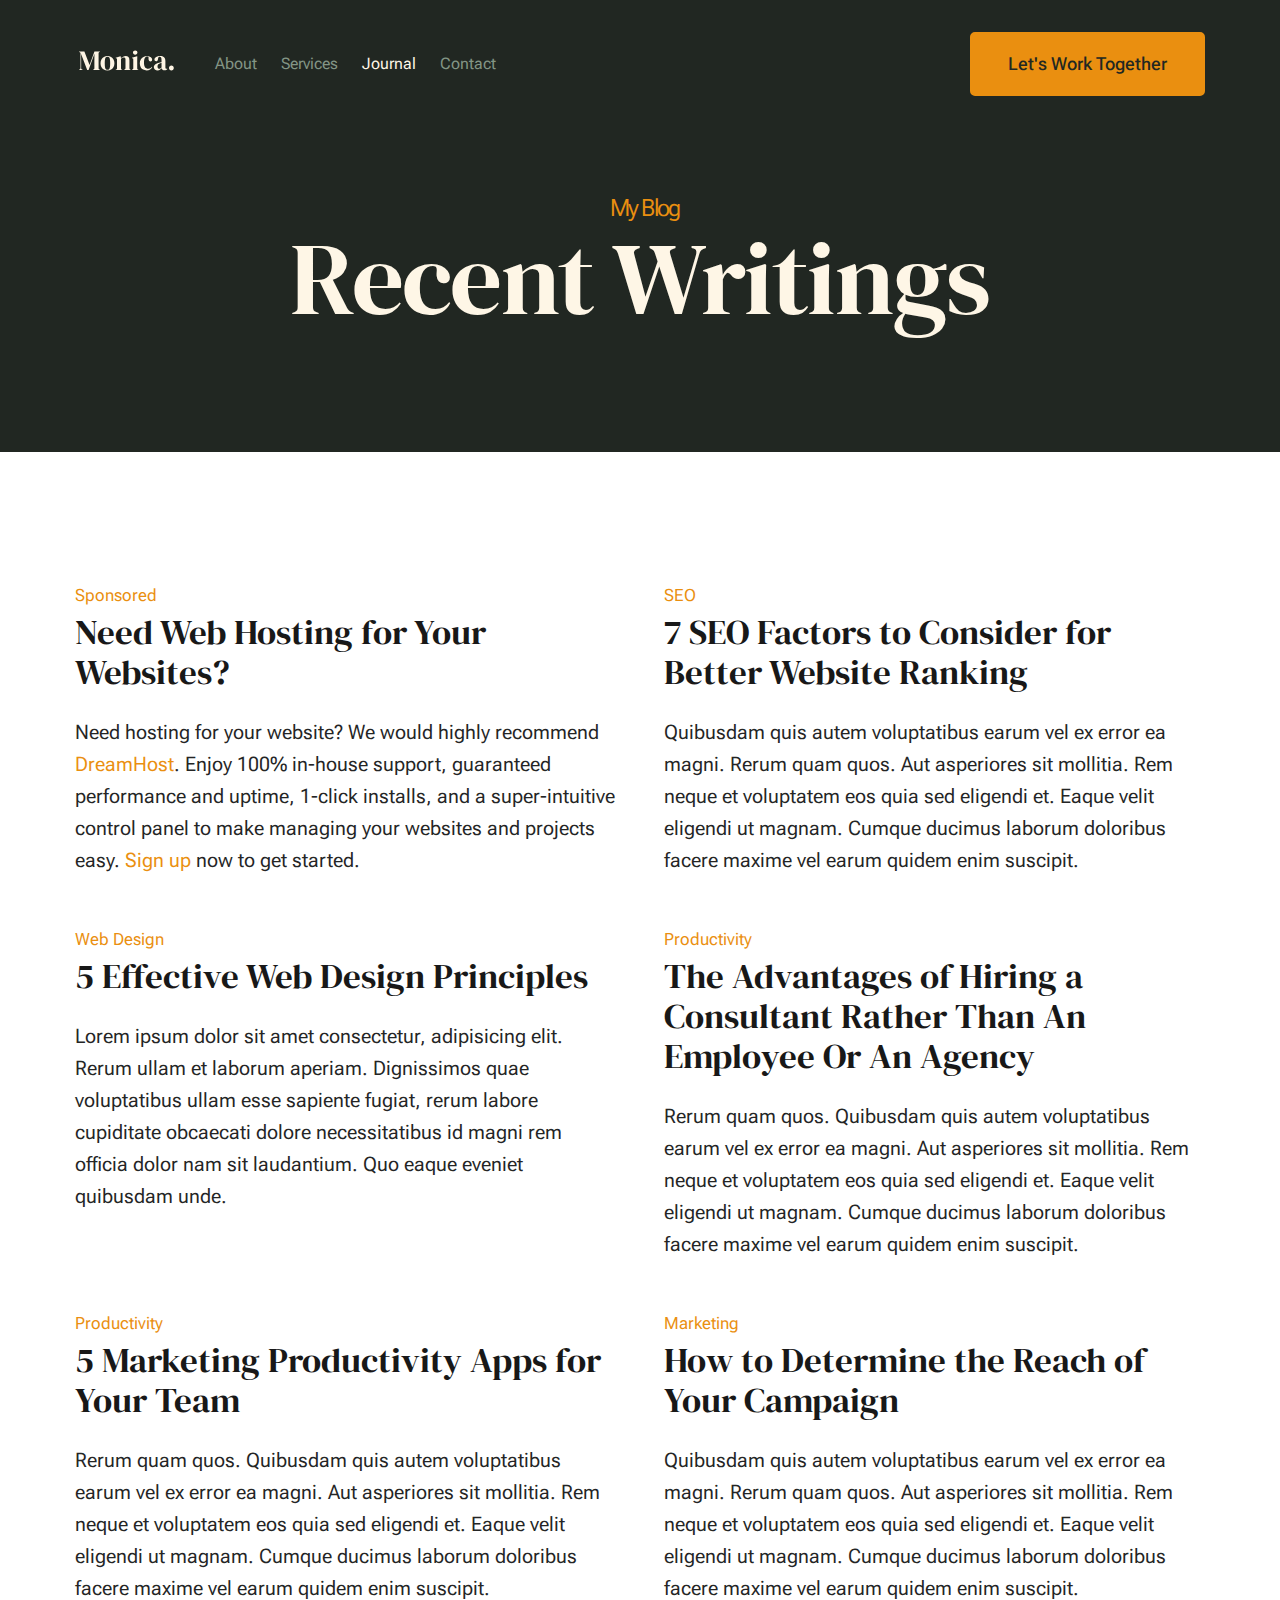
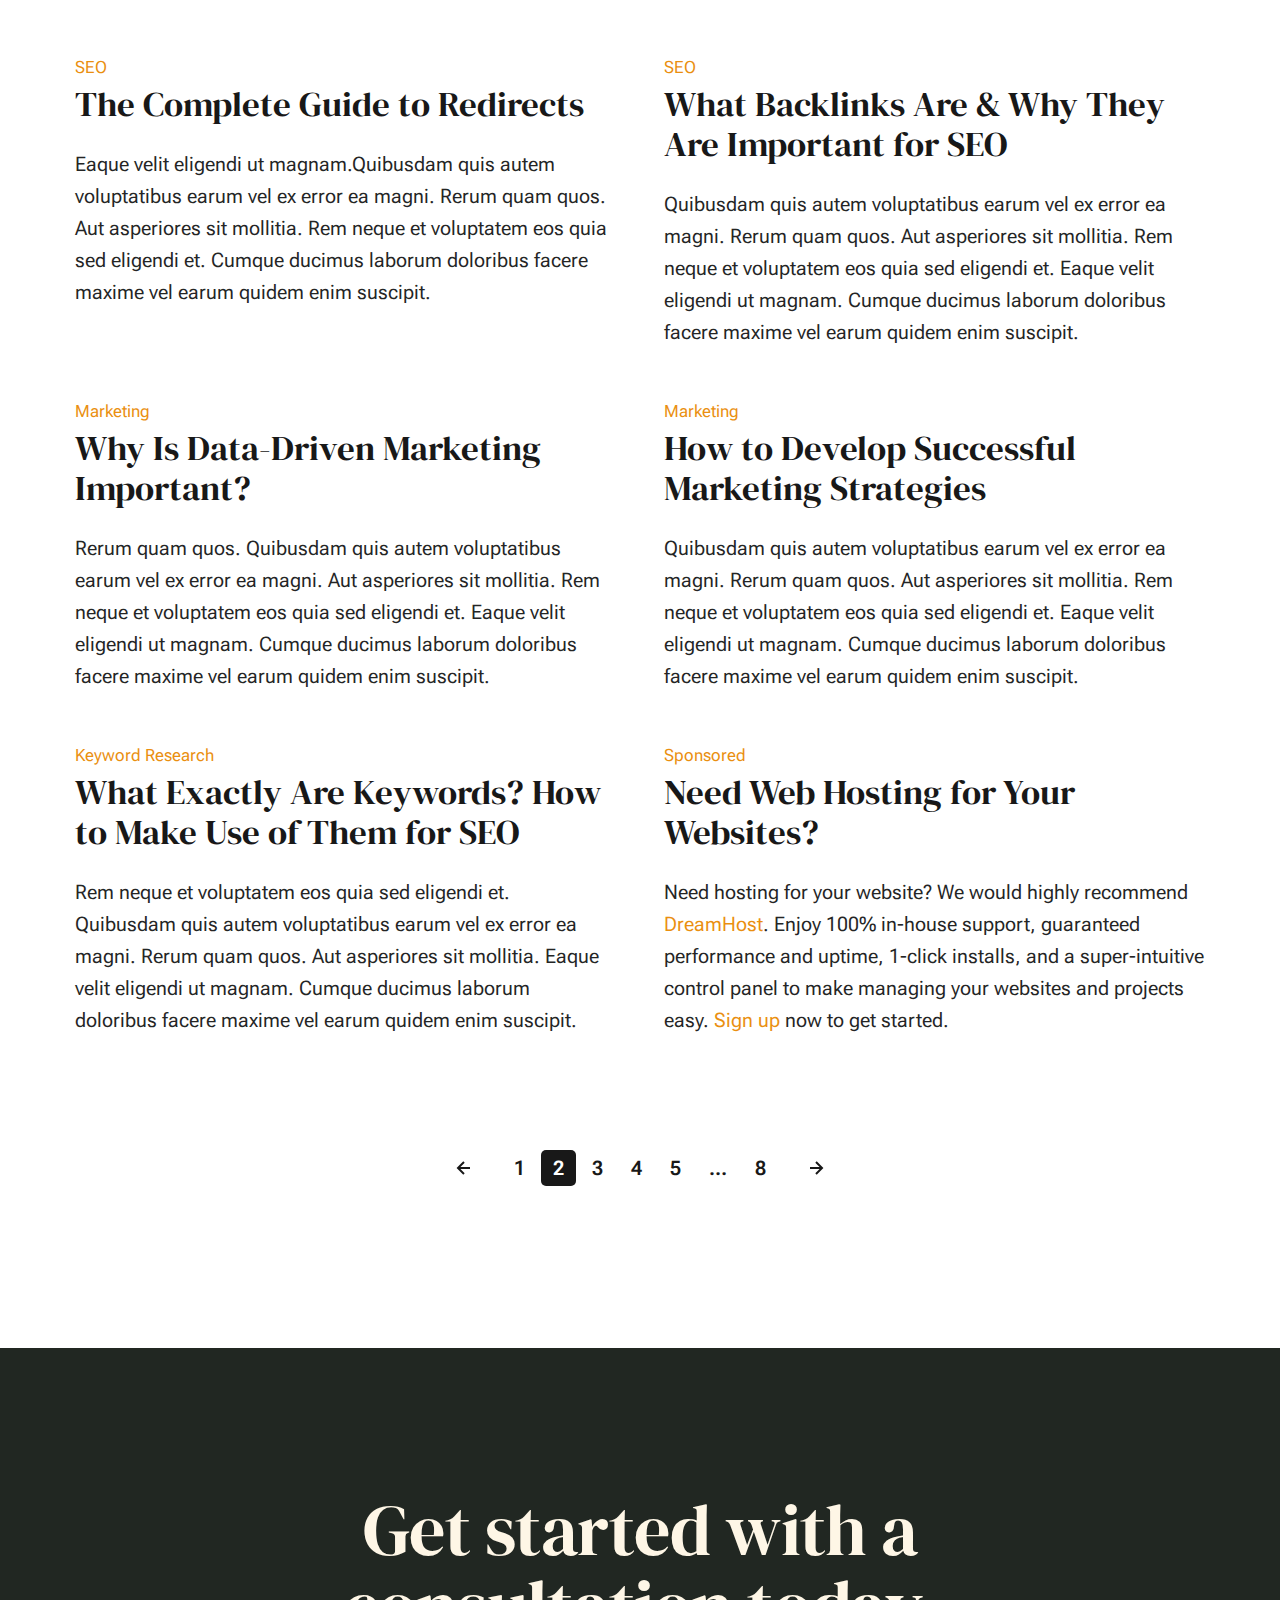
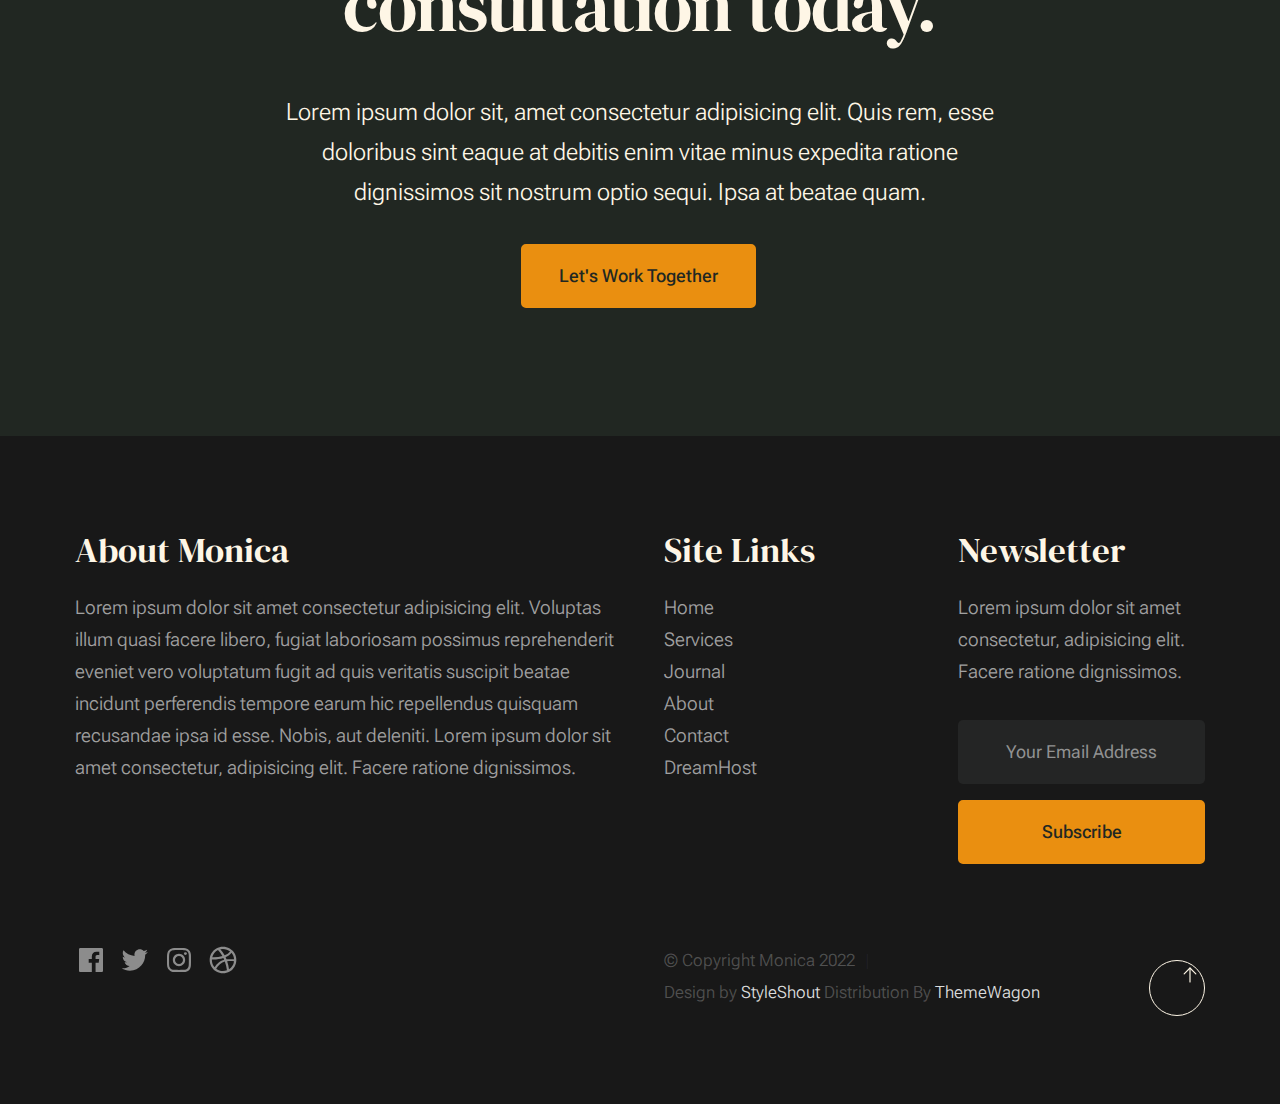
<file: virasha/virasha/blog.html>
<!DOCTYPE html>
<html lang="en" class="no-js" >
<head>

    <!--- basic page needs
    ================================================== -->
    <meta charset="utf-8">
    <meta name="viewport" content="width=device-width, initial-scale=1">
    <title>Blog - Monica</title>

    <script>
        document.documentElement.classList.remove('no-js');
        document.documentElement.classList.add('js');
    </script>

    <!-- CSS
    ================================================== -->
    <link rel="stylesheet" href="css/vendor.css">
    <link rel="stylesheet" href="css/styles.css">

    <!-- favicons
    ================================================== -->
    <link rel="apple-touch-icon" sizes="180x180" href="apple-touch-icon.png">
    <link rel="icon" type="image/png" sizes="32x32" href="favicon-32x32.png">
    <link rel="icon" type="image/png" sizes="16x16" href="favicon-16x16.png">
    <link rel="manifest" href="site.webmanifest">

</head>


<body id="top">


    <!-- preloader
    ================================================== -->
    <div id="preloader">
        <div id="loader" class="dots-fade">
            <div></div>
            <div></div>
            <div></div>
        </div>
    </div>


    <!-- page wrap
    ================================================== -->
    <div id="page" class="s-pagewrap">

        <!-- # site header 
        ================================================== -->
        <header class="s-header">

            <div class="row s-header__inner width-sixteen-col">

                <div class="s-header__block">
                    <div class="s-header__logo">
                        <a class="logo" href="index.html">
                            <img src="images/logo.svg" alt="Homepage">
                        </a>
                    </div>

                    <a class="s-header__menu-toggle" href="#0"><span>Menu</span></a>
                </div> <!-- end s-header__block -->

                <nav class="s-header__nav">
    
                    <ul class="s-header__menu-links">
                        <li><a href="about.html">About</a></li>
                        <li><a href="services.html">Services</a></li>
                        <li class="current"><a href="blog.html">Journal</a></li>
                        <li><a href="contact.html">Contact</a></li>
                    </ul> <!-- s-header__menu-links -->

                    <div class="s-header__contact">
                        <a href="contact.html" class="btn btn--primary s-header__contact-btn">Let's Work Together</a>                        
                    </div> <!-- s-header__contact -->
    
                </nav> <!-- end s-header__nav -->

            </div> <!-- end s-header__inner -->

        </header> <!-- end s-header -->


        <!-- # site main content
        ================================================== -->
        <section id="content" class="s-content">

               <section class="s-pageheader pageheader">
                    <div class="row">
                        <div class="column xl-12">
                            <h1 class="page-title">
                                <span class="page-title__small-type text-pretitle">My Blog</span>
                                Recent Writings
                            </h1>
                        </div>
                    </div>
               </section>   

               <section class="s-pagecontent pagecontent">

                    <div class="row">
                        <div class="column xl-12 grid-block">          
        
                            <!-- <div class="grid-full">         -->
                                <div class="grid-full grid-list-items">

                                    <div class="grid-list-items__item blog-card">
                                        <div class="blog-card__header">
                                            <div class="blog-card__cat-links">
                                                <a href="blog.html">Sponsored</a>
                                            </div>
                                            <h3 class="blog-card__title"><a href="https://www.dreamhost.com/r.cgi?287326">Need Web Hosting for Your Websites?</a></h3>
                                        </div>
                                        <div class="blog-card__text">
                                            <p>
                                            Need hosting for your website? We would highly recommend <a href="https://www.dreamhost.com/r.cgi?287326">DreamHost</a>.
                                            Enjoy 100% in-house support, guaranteed performance and uptime, 1-click installs, and a super-intuitive control 
                                            panel to make managing your websites and projects easy. <a href="https://www.dreamhost.com/r.cgi?287326">Sign up</a> now to get started.
                                            </p>
                                        </div>
                                    </div> <!-- end blog-card -->
                                    <div class="grid-list-items__item blog-card">
                                        <div class="blog-card__header">
                                            <div class="blog-card__cat-links">
                                                <a href="blog.html">SEO</a>
                                            </div>
                                            <h3 class="blog-card__title"><a href="single.html">7 SEO Factors to Consider for Better Website Ranking</a></h3>
                                        </div>
                                        <div class="blog-card__text">
                                            <p>
                                            Quibusdam quis autem voluptatibus earum vel ex error ea magni. Rerum quam quos. Aut asperiores 
                                            sit mollitia. Rem neque et voluptatem eos quia sed eligendi et. Eaque velit eligendi ut 
                                            magnam. Cumque ducimus laborum doloribus facere maxime vel earum quidem enim suscipit.
                                            </p>
                                        </div>
                                    </div> <!-- end blog-card -->
                                    <div class="grid-list-items__item blog-card">
                                        <div class="blog-card__header">
                                            <div class="blog-card__cat-links">
                                                <a href="blog.html">Web Design</a>
                                            </div>
                                            <h3 class="blog-card__title"><a href="single.html">5 Effective Web Design Principles</a></h3>
                                        </div>
                                        <div class="blog-card__text">
                                            <p>
                                            Lorem ipsum dolor sit amet consectetur, adipisicing elit. Rerum ullam et laborum aperiam. 
                                            Dignissimos quae voluptatibus ullam esse sapiente fugiat, rerum labore cupiditate obcaecati 
                                            dolore necessitatibus id magni rem officia dolor nam sit laudantium. Quo eaque eveniet quibusdam unde. 
                                            </p>
                                        </div>
                                    </div> <!-- end blog card -->
                                    <div class="grid-list-items__item blog-card">
                                        <div class="blog-card__header">
                                            <div class="blog-card__cat-links">
                                                <a href="blog.html">Productivity</a>
                                            </div>
                                            <h3 class="blog-card__title"><a href="single.html">The Advantages of Hiring a Consultant Rather Than An Employee Or An Agency</a></h3>
                                        </div>
                                        <div class="blog-card__text">
                                            <p>
                                            Rerum quam quos. Quibusdam quis autem voluptatibus earum vel ex error ea magni. Aut asperiores 
                                            sit mollitia. Rem neque et voluptatem eos quia sed eligendi et. Eaque velit eligendi ut 
                                            magnam. Cumque ducimus laborum doloribus facere maxime vel earum quidem enim suscipit.
                                            </p>
                                        </div>
                                    </div> <!-- end blog-card -->
                                    <div class="grid-list-items__item blog-card">
                                        <div class="blog-card__header">
                                            <div class="blog-card__cat-links">
                                                <a href="blog.html">Productivity</a>
                                            </div>
                                            <h3 class="blog-card__title"><a href="single.html">5 Marketing Productivity Apps for Your Team</a></h3>
                                        </div>
                                        <div class="blog-card__text">
                                            <p>
                                            Rerum quam quos. Quibusdam quis autem voluptatibus earum vel ex error ea magni. Aut asperiores 
                                            sit mollitia. Rem neque et voluptatem eos quia sed eligendi et. Eaque velit eligendi ut 
                                            magnam. Cumque ducimus laborum doloribus facere maxime vel earum quidem enim suscipit.
                                            </p>
                                        </div>
                                    </div> <!-- end blog-card -->
                                    <div class="grid-list-items__item blog-card">
                                        <div class="blog-card__header">
                                            <div class="blog-card__cat-links">
                                                <a href="blog.html">Marketing</a>
                                            </div>
                                            <h3 class="blog-card__title"><a href="single.html">How to Determine the Reach of Your Campaign</a></h3>
                                        </div>
                                        <div class="blog-card__text">
                                            <p>
                                            Quibusdam quis autem voluptatibus earum vel ex error ea magni. Rerum quam quos. Aut asperiores 
                                            sit mollitia. Rem neque et voluptatem eos quia sed eligendi et. Eaque velit eligendi ut 
                                            magnam. Cumque ducimus laborum doloribus facere maxime vel earum quidem enim suscipit.
                                            </p>
                                        </div>
                                    </div> <!-- end blog-card -->
                                    <div class="grid-list-items__item blog-card">
                                        <div class="blog-card__header">
                                            <div class="blog-card__cat-links">
                                                <a href="blog.html">SEO</a>
                                            </div>
                                            <h3 class="blog-card__title"><a href="single.html">The Complete Guide to Redirects</a></h3>
                                        </div>
                                        <div class="blog-card__text">
                                            <p>
                                            Eaque velit eligendi ut magnam.Quibusdam quis autem voluptatibus earum vel 
                                            ex error ea magni. Rerum quam quos. Aut asperiores sit mollitia. Rem neque et 
                                            voluptatem eos quia sed eligendi et. Cumque ducimus laborum doloribus facere maxime 
                                            vel earum quidem enim suscipit.
                                            </p>
                                        </div>
                                    </div> <!-- end blog card -->
                                    <div class="grid-list-items__item blog-card">
                                        <div class="blog-card__header">
                                            <div class="blog-card__cat-links">
                                                <a href="blog.html">SEO</a>
                                            </div>
                                            <h3 class="blog-card__title"><a href="single.html">What Backlinks Are & Why They Are Important for SEO</a></h3>
                                        </div>
                                        <div class="blog-card__text">
                                            <p>
                                            Quibusdam quis autem voluptatibus earum vel ex error ea magni. Rerum quam quos. Aut asperiores 
                                            sit mollitia. Rem neque et voluptatem eos quia sed eligendi et. Eaque velit eligendi ut 
                                            magnam. Cumque ducimus laborum doloribus facere maxime vel earum quidem enim suscipit.
                                            </p>
                                        </div>
                                    </div> <!-- end blog-card -->
                                    <div class="grid-list-items__item blog-card">
                                        <div class="blog-card__header">
                                            <div class="blog-card__cat-links">
                                                <a href="blog.html">Marketing</a>
                                            </div>
                                            <h3 class="blog-card__title"><a href="single.html">Why Is Data-Driven Marketing Important?</a></h3>
                                        </div>
                                        <div class="blog-card__text">
                                            <p>
                                            Rerum quam quos. Quibusdam quis autem voluptatibus earum vel ex error ea magni. Aut asperiores 
                                            sit mollitia. Rem neque et voluptatem eos quia sed eligendi et. Eaque velit eligendi ut 
                                            magnam. Cumque ducimus laborum doloribus facere maxime vel earum quidem enim suscipit.
                                            </p>
                                        </div>
                                    </div> <!-- end blog card -->
                                    <div class="grid-list-items__item blog-card">
                                        <div class="blog-card__header">
                                            <div class="blog-card__cat-links">
                                                <a href="blog.html">Marketing</a>
                                            </div>
                                            <h3 class="blog-card__title"><a href="single.html">How to Develop Successful Marketing Strategies</a></h3>
                                        </div>
                                        <div class="blog-card__text">
                                            <p>
                                            Quibusdam quis autem voluptatibus earum vel ex error ea magni. Rerum quam quos. Aut asperiores 
                                            sit mollitia. Rem neque et voluptatem eos quia sed eligendi et. Eaque velit eligendi ut 
                                            magnam. Cumque ducimus laborum doloribus facere maxime vel earum quidem enim suscipit.
                                            </p>
                                        </div>
                                    </div> <!-- end blog-card -->
                                    <div class="grid-list-items__item blog-card">
                                        <div class="blog-card__header">
                                            <div class="blog-card__cat-links">
                                                <a href="blog.html">Keyword Research</a>
                                            </div>
                                            <h3 class="blog-card__title"><a href="single.html">What Exactly Are Keywords? How to Make Use of Them for SEO</a></h3>
                                        </div>
                                        <div class="blog-card__text">
                                            <p>
                                            Rem neque et voluptatem eos quia sed eligendi et. Quibusdam quis autem voluptatibus earum vel ex error ea magni. 
                                            Rerum quam quos. Aut asperiores sit mollitia. Eaque velit eligendi ut 
                                            magnam. Cumque ducimus laborum doloribus facere maxime vel earum quidem enim suscipit.
                                            </p>
                                        </div>
                                    </div> <!-- end blog-card -->
                                    <div class="grid-list-items__item blog-card">
                                        <div class="blog-card__header">
                                            <div class="blog-card__cat-links">
                                                <a href="blog.html">Sponsored</a>
                                            </div>
                                            <h3 class="blog-card__title"><a href="https://www.dreamhost.com/r.cgi?287326">Need Web Hosting for Your Websites?</a></h3>
                                        </div>
                                        <div class="blog-card__text">
                                            <p>
                                            Need hosting for your website? We would highly recommend <a href="https://www.dreamhost.com/r.cgi?287326">DreamHost</a>.
                                            Enjoy 100% in-house support, guaranteed performance and uptime, 1-click installs, and a super-intuitive control 
                                            panel to make managing your websites and projects easy. <a href="https://www.dreamhost.com/r.cgi?287326">Sign up</a> now to get started.
                                            </p>
                                        </div>
                                    </div> <!-- end blog card -->
        
                                </div> <!-- grid-list-items -->
                            <!-- </div>     -->

                        </div> <!-- end grid-block-->
                    </div> <!-- end row -->

                    <!-- pagination -->
                    <div class="row navigation pagination">
                        <div class="column xl-12">
                            <nav class="pgn">
                                <ul>
                                    <li>
                                        <a class="pgn__prev" href="#0">
                                            <svg xmlns="http://www.w3.org/2000/svg" width="24" height="24" viewBox="0 0 24 24"><path d="M12.707 17.293L8.414 13H18v-2H8.414l4.293-4.293-1.414-1.414L4.586 12l6.707 6.707z"/></svg>
                                        </a>
                                    </li>
                                    <li><a class="pgn__num" href="#0">1</a></li>
                                    <li><span class="pgn__num current">2</span></li>
                                    <li><a class="pgn__num" href="#0">3</a></li>
                                    <li><a class="pgn__num" href="#0">4</a></li>
                                    <li><a class="pgn__num" href="#0">5</a></li>
                                    <li><span class="pgn__num dots">…</span></li>
                                    <li><a class="pgn__num" href="#0">8</a></li>
                                    <li>
                                        <a class="pgn__next" href="#0">
                                            <svg xmlns="http://www.w3.org/2000/svg" width="24" height="24" viewBox="0 0 24 24"><path d="M11.293 17.293l1.414 1.414L19.414 12l-6.707-6.707-1.414 1.414L15.586 11H6v2h9.586z"/></svg>
                                        </a>
                                    </li>
                                </ul>
                            </nav>
                        </div> <!-- end column -->
                    </div> <!-- end pagination -->

               </section>

        </section> <!-- s-content-->

        <!-- # cta
        ================================================== -->
        <section id="cta" class="s-cta">

            <div class="row row-x-center text-center">
                <div class="column xl-8 lg-12">

                    <div class="s-cta__content">
                        <h2 class="text-display-title">
                        Get started with a consultation today.
                        </h2>
                        <p class="lead">
                        Lorem ipsum dolor sit, amet consectetur adipisicing elit. Quis rem, esse doloribus sint eaque at debitis enim vitae minus expedita ratione dignissimos sit nostrum optio sequi. Ipsa at beatae quam.
                        </p>
                        <a href="contact.html" class="btn btn--primary">Let's Work Together</a>
                    </div>

                </div>
            </div>

        </section> <!-- end s-cta -->


        <!-- # footer 
        ================================================== -->
        <footer class="s-footer">
            <div class="row s-footer__content">
                <div class="column xl-6 lg-6 md-12 s-footer__block s-footer__about">                    
                    <h3>About Monica</h3>
                    <p>
                    Lorem ipsum dolor sit amet consectetur adipisicing elit. Voluptas illum quasi facere libero, 
                    fugiat laboriosam possimus reprehenderit eveniet vero voluptatum fugit ad quis veritatis suscipit beatae 
                    incidunt perferendis tempore earum hic repellendus quisquam recusandae ipsa id esse. Nobis, aut deleniti.
                    Lorem ipsum dolor sit amet consectetur, adipisicing elit. Facere ratione dignissimos.
                    </p>               
                </div>                
                <div class="column xl-3 lg-6 md-12 s-footer__block s-footer__site-links">
                    <h3>Site Links</h3>
                    <ul class="link-list">
                        <li><a href="index.html">Home</a></li>
                        <li><a href="services.html">Services</a></li>
                        <li><a href="blog.html">Journal</a></li>
                        <li><a href="about.html">About</a></li>
                        <li><a href="contact.html">Contact</a></li>
                        <li><a href="https://www.dreamhost.com/r.cgi?287326">DreamHost</a></li>
                    </ul>
                </div>
                <div class="column xl-3 lg-6 md-12 tab-12 s-footer__block s-footer__newsletter">
                    <h3>Newsletter</h3>

                    <p>
                    Lorem ipsum dolor sit amet consectetur, adipisicing elit. Facere ratione dignissimos.
                    </p>

                    <div class="subscribe-form">
                        <form id="mc-form" class="mc-form">
                            <input type="email" name="EMAIL" id="mce-EMAIL" class="u-fullwidth text-center" placeholder="Your Email Address" title="The domain portion of the email address is invalid (the portion after the @)." pattern="^([^\x00-\x20\x22\x28\x29\x2c\x2e\x3a-\x3c\x3e\x40\x5b-\x5d\x7f-\xff]+|\x22([^\x0d\x22\x5c\x80-\xff]|\x5c[\x00-\x7f])*\x22)(\x2e([^\x00-\x20\x22\x28\x29\x2c\x2e\x3a-\x3c\x3e\x40\x5b-\x5d\x7f-\xff]+|\x22([^\x0d\x22\x5c\x80-\xff]|\x5c[\x00-\x7f])*\x22))*\x40([^\x00-\x20\x22\x28\x29\x2c\x2e\x3a-\x3c\x3e\x40\x5b-\x5d\x7f-\xff]+|\x5b([^\x0d\x5b-\x5d\x80-\xff]|\x5c[\x00-\x7f])*\x5d)(\x2e([^\x00-\x20\x22\x28\x29\x2c\x2e\x3a-\x3c\x3e\x40\x5b-\x5d\x7f-\xff]+|\x5b([^\x0d\x5b-\x5d\x80-\xff]|\x5c[\x00-\x7f])*\x5d))*(\.\w{2,})+$" required>
                            <input type="submit" name="subscribe" value="Subscribe" class="btn btn--primary btn--small u-fullwidth">
                            <!-- <div style="position: absolute; left: -5000px;" aria-hidden="true"><input type="text" name="b_cdb7b577e41181934ed6a6a44_9a91cfe7b3" tabindex="-1" value=""></div> -->
                            <div class="mc-status"></div>
                        </form>
                    </div>
                </div>
            </div>    
            
            <div class="row s-footer__bottom">
                <div class="column xl-6 lg-12">
                    <ul class="s-footer__social social-list">
                        <li>
                            <a href="#0">
                                <svg xmlns="http://www.w3.org/2000/svg" width="24" height="24" viewBox="0 0 24 24" style="fill:rgba(0, 0, 0, 1);transform:;-ms-filter:"><path d="M20,3H4C3.447,3,3,3.448,3,4v16c0,0.552,0.447,1,1,1h8.615v-6.96h-2.338v-2.725h2.338v-2c0-2.325,1.42-3.592,3.5-3.592 c0.699-0.002,1.399,0.034,2.095,0.107v2.42h-1.435c-1.128,0-1.348,0.538-1.348,1.325v1.735h2.697l-0.35,2.725h-2.348V21H20 c0.553,0,1-0.448,1-1V4C21,3.448,20.553,3,20,3z"></path></svg>
                                <span class="u-screen-reader-text">Facebook</span>
                            </a>
                        </li>
                        <li>
                            <a href="#0">
                                <svg xmlns="http://www.w3.org/2000/svg" width="24" height="24" viewBox="0 0 24 24" style="fill:rgba(0, 0, 0, 1);transform:;-ms-filter:"><path d="M19.633,7.997c0.013,0.175,0.013,0.349,0.013,0.523c0,5.325-4.053,11.461-11.46,11.461c-2.282,0-4.402-0.661-6.186-1.809 c0.324,0.037,0.636,0.05,0.973,0.05c1.883,0,3.616-0.636,5.001-1.721c-1.771-0.037-3.255-1.197-3.767-2.793 c0.249,0.037,0.499,0.062,0.761,0.062c0.361,0,0.724-0.05,1.061-0.137c-1.847-0.374-3.23-1.995-3.23-3.953v-0.05 c0.537,0.299,1.16,0.486,1.82,0.511C3.534,9.419,2.823,8.184,2.823,6.787c0-0.748,0.199-1.434,0.548-2.032 c1.983,2.443,4.964,4.04,8.306,4.215c-0.062-0.3-0.1-0.611-0.1-0.923c0-2.22,1.796-4.028,4.028-4.028 c1.16,0,2.207,0.486,2.943,1.272c0.91-0.175,1.782-0.512,2.556-0.973c-0.299,0.935-0.936,1.721-1.771,2.22 c0.811-0.088,1.597-0.312,2.319-0.624C21.104,6.712,20.419,7.423,19.633,7.997z"></path></svg>
                                <span class="u-screen-reader-text">Twitter</span>
                            </a>
                        </li>
                        <li>
                            <a href="#0">
                                <svg xmlns="http://www.w3.org/2000/svg" width="24" height="24" viewBox="0 0 24 24" style="fill:rgba(0, 0, 0, 1);transform:;-ms-filter:"><path d="M11.999,7.377c-2.554,0-4.623,2.07-4.623,4.623c0,2.554,2.069,4.624,4.623,4.624c2.552,0,4.623-2.07,4.623-4.624 C16.622,9.447,14.551,7.377,11.999,7.377L11.999,7.377z M11.999,15.004c-1.659,0-3.004-1.345-3.004-3.003 c0-1.659,1.345-3.003,3.004-3.003s3.002,1.344,3.002,3.003C15.001,13.659,13.658,15.004,11.999,15.004L11.999,15.004z"></path><circle cx="16.806" cy="7.207" r="1.078"></circle><path d="M20.533,6.111c-0.469-1.209-1.424-2.165-2.633-2.632c-0.699-0.263-1.438-0.404-2.186-0.42 c-0.963-0.042-1.268-0.054-3.71-0.054s-2.755,0-3.71,0.054C7.548,3.074,6.809,3.215,6.11,3.479C4.9,3.946,3.945,4.902,3.477,6.111 c-0.263,0.7-0.404,1.438-0.419,2.186c-0.043,0.962-0.056,1.267-0.056,3.71c0,2.442,0,2.753,0.056,3.71 c0.015,0.748,0.156,1.486,0.419,2.187c0.469,1.208,1.424,2.164,2.634,2.632c0.696,0.272,1.435,0.426,2.185,0.45 c0.963,0.042,1.268,0.055,3.71,0.055s2.755,0,3.71-0.055c0.747-0.015,1.486-0.157,2.186-0.419c1.209-0.469,2.164-1.424,2.633-2.633 c0.263-0.7,0.404-1.438,0.419-2.186c0.043-0.962,0.056-1.267,0.056-3.71s0-2.753-0.056-3.71C20.941,7.57,20.801,6.819,20.533,6.111z M19.315,15.643c-0.007,0.576-0.111,1.147-0.311,1.688c-0.305,0.787-0.926,1.409-1.712,1.711c-0.535,0.199-1.099,0.303-1.67,0.311 c-0.95,0.044-1.218,0.055-3.654,0.055c-2.438,0-2.687,0-3.655-0.055c-0.569-0.007-1.135-0.112-1.669-0.311 c-0.789-0.301-1.414-0.923-1.719-1.711c-0.196-0.534-0.302-1.099-0.311-1.669c-0.043-0.95-0.053-1.218-0.053-3.654 c0-2.437,0-2.686,0.053-3.655c0.007-0.576,0.111-1.146,0.311-1.687c0.305-0.789,0.93-1.41,1.719-1.712 c0.534-0.198,1.1-0.303,1.669-0.311c0.951-0.043,1.218-0.055,3.655-0.055c2.437,0,2.687,0,3.654,0.055 c0.571,0.007,1.135,0.112,1.67,0.311c0.786,0.303,1.407,0.925,1.712,1.712c0.196,0.534,0.302,1.099,0.311,1.669 c0.043,0.951,0.054,1.218,0.054,3.655c0,2.436,0,2.698-0.043,3.654H19.315z"></path></svg>
                                <span class="u-screen-reader-text">Instagram</span>
                            </a>
                        </li>
                        <li>
                            <a href="#0">
                                <svg xmlns="http://www.w3.org/2000/svg" width="24" height="24" viewBox="0 0 24 24" style="fill: rgba(0, 0, 0, 1);transform: ;msFilter:;"><path d="M20.66 6.98a9.932 9.932 0 0 0-3.641-3.64C15.486 2.447 13.813 2 12 2s-3.486.447-5.02 1.34c-1.533.893-2.747 2.107-3.64 3.64S2 10.187 2 12s.446 3.487 1.34 5.02a9.924 9.924 0 0 0 3.641 3.64C8.514 21.553 10.187 22 12 22s3.486-.447 5.02-1.34a9.932 9.932 0 0 0 3.641-3.64C21.554 15.487 22 13.813 22 12s-.446-3.487-1.34-5.02zM12 3.66c2 0 3.772.64 5.32 1.919-.92 1.174-2.286 2.14-4.1 2.9-1.002-1.813-2.088-3.327-3.261-4.54A7.715 7.715 0 0 1 12 3.66zM5.51 6.8a8.116 8.116 0 0 1 2.711-2.22c1.212 1.201 2.325 2.7 3.34 4.5-2 .6-4.114.9-6.341.9-.573 0-1.006-.013-1.3-.04A8.549 8.549 0 0 1 5.51 6.8zM3.66 12c0-.054.003-.12.01-.2.007-.08.01-.146.01-.2.254.014.641.02 1.161.02 2.666 0 5.146-.367 7.439-1.1.187.373.381.793.58 1.26-1.32.293-2.674 1.006-4.061 2.14S6.4 16.247 5.76 17.5c-1.4-1.587-2.1-3.42-2.1-5.5zM12 20.34c-1.894 0-3.594-.587-5.101-1.759.601-1.187 1.524-2.322 2.771-3.401 1.246-1.08 2.483-1.753 3.71-2.02a29.441 29.441 0 0 1 1.56 6.62 8.166 8.166 0 0 1-2.94.56zm7.08-3.96a8.351 8.351 0 0 1-2.58 2.621c-.24-2.08-.7-4.107-1.379-6.081.932-.066 1.765-.1 2.5-.1.799 0 1.686.034 2.659.1a8.098 8.098 0 0 1-1.2 3.46zm-1.24-5c-1.16 0-2.233.047-3.22.14a27.053 27.053 0 0 0-.68-1.62c2.066-.906 3.532-2.006 4.399-3.3 1.2 1.414 1.854 3.027 1.96 4.84-.812-.04-1.632-.06-2.459-.06z"></path></svg>
                                <span class="u-screen-reader-text">Dribbble</span>
                            </a>
                        </li>
                    </ul> <!-- end s-footer__social -->
                </div>
                <div class="column xl-6 lg-12">
                    <p class="ss-copyright">
                        <span>© Copyright Monica 2022</span> 
                        <span>Design by <a href="https://www.styleshout.com/">StyleShout</a> Distribution By <a href="https://themewagon.com">ThemeWagon</a></span>
                    </p>
                </div>

                <div class="ss-go-top">
                    <a class="smoothscroll" title="Back to Top" href="#top">
                        <svg xmlns="http://www.w3.org/2000/svg" viewBox="0 0 24 24" width="36" height="36" fill="none" stroke="#ffffff" stroke-width="1" stroke-linecap="round" stroke-linejoin="round">&lt;!--!  Atomicons Free 1.00 by @atisalab License - https://atomicons.com/license/ (Icons: CC BY 4.0) Copyright 2021 Atomicons --&gt;<polyline points="17 11 12 6 7 11"></polyline><line x1="12" y1="18" x2="12" y2="6"></line></svg>
                    </a>
                </div> <!-- end ss-go-top -->
            </div>
            
        </footer> <!-- end s-footer -->

    </div> <!-- end page-wrap -->

    <!-- Java Script
    ================================================== -->
    <script src="js/plugins.js"></script>
    <script src="js/main.js"></script>

</body>
</html>
</file>
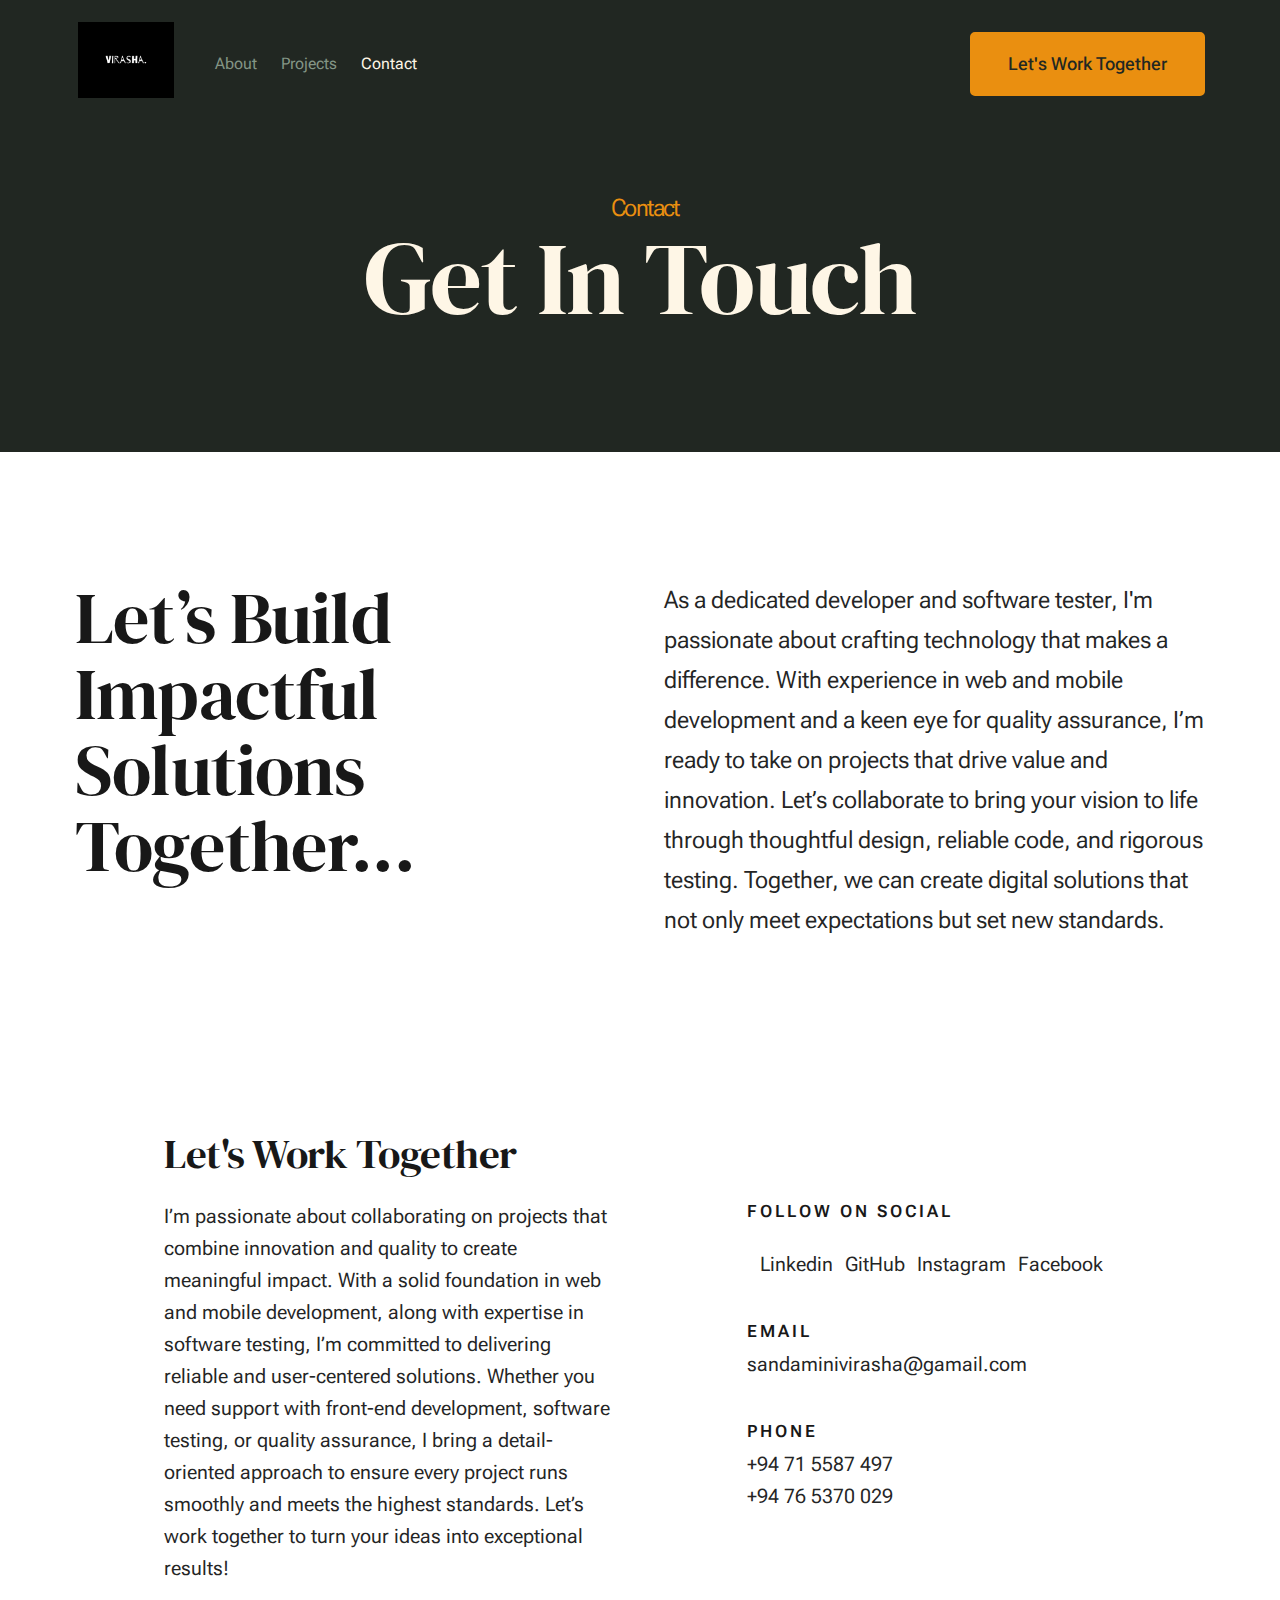
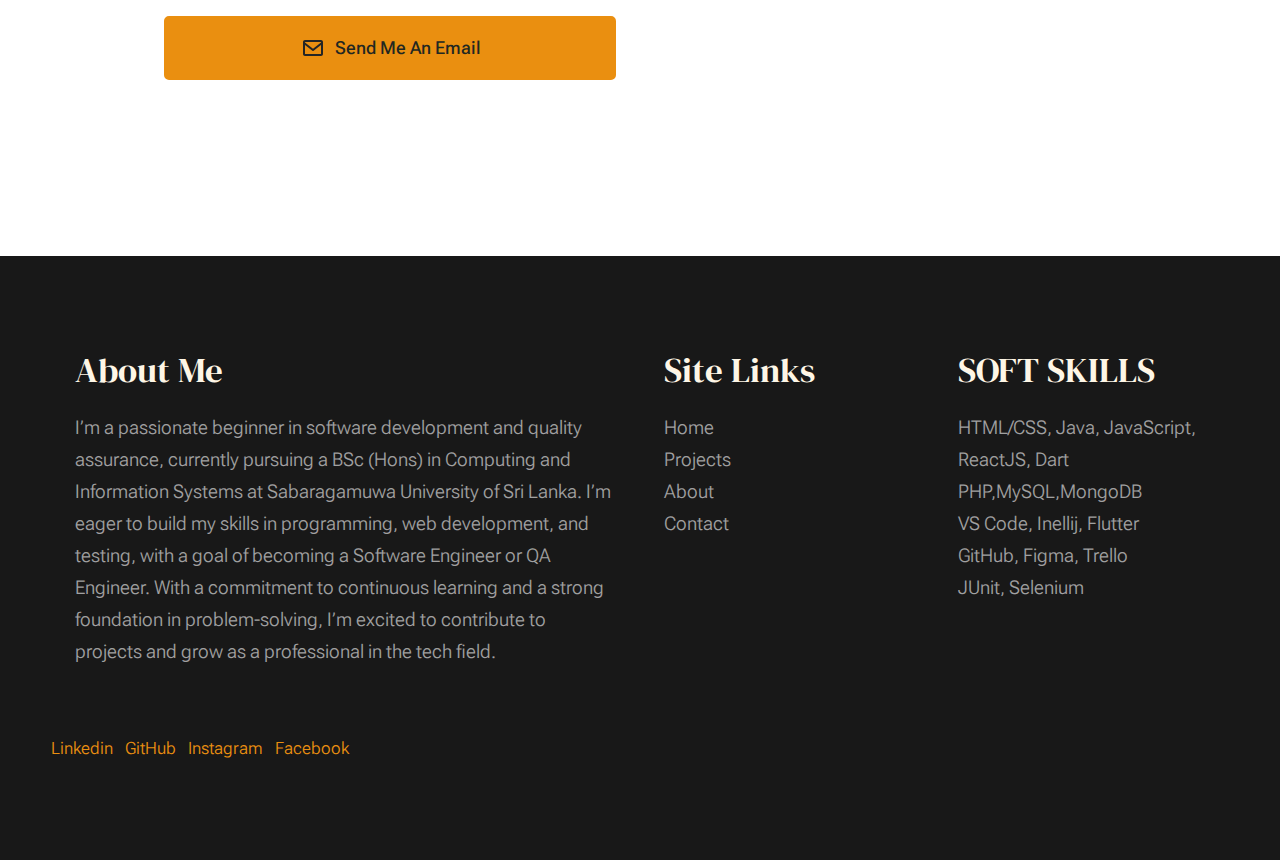
<file: virasha/virasha/contact.html>
<!DOCTYPE html>
<html lang="en" class="no-js" >
<head>

    <!--- basic page needs
    ================================================== -->
    <meta charset="utf-8">
    <meta name="viewport" content="width=device-width, initial-scale=1">
    <title>Contact - Monica</title>

    <script>
        document.documentElement.classList.remove('no-js');
        document.documentElement.classList.add('js');
    </script>

    <!-- CSS
    ================================================== -->
    <link rel="stylesheet" href="css/vendor.css">
    <link rel="stylesheet" href="css/styles.css">

    <!-- favicons
    ================================================== -->
    <link rel="apple-touch-icon" sizes="180x180" href="apple-touch-icon.png">
    <link rel="icon" type="image/png" sizes="32x32" href="favicon-32x32.png">
    <link rel="icon" type="image/png" sizes="16x16" href="favicon-16x16.png">
    <link rel="manifest" href="site.webmanifest">

</head>


<body id="top">


    <!-- preloader
    ================================================== -->
    <div id="preloader">
        <div id="loader" class="dots-fade">
            <div></div>
            <div></div>
            <div></div>
        </div>
    </div>


    <!-- page wrap
    ================================================== -->
    <div id="page" class="s-pagewrap">


        <!-- # site header 
        ================================================== -->
        <header class="s-header">
            <div class="row s-header__inner width-sixteen-col">

                <div class="s-header__block">
                    <div class="s-header__logo">
                        <a class="logo" href="index.html">
                            <img src="1.png" alt="Homepage">
                        </a>
                    </div>

                    <a class="s-header__menu-toggle" href="#0"><span>Menu</span></a>
                </div> <!-- end s-header__block -->

                <nav class="s-header__nav">
    
                    <ul class="s-header__menu-links">
                        <li><a href="about.html">About</a></li>
                        <li><a href="services.html">Projects</a></li>
                        <li class="current"><a href="contact.html">Contact</a></li>
                    </ul> <!-- s-header__menu-links -->

                    <div class="s-header__contact">
                        <a href="contact.html" class="btn btn--primary s-header__contact-btn">Let's Work Together</a>                        
                    </div> <!-- s-header__contact -->
    
                </nav> <!-- end s-header__nav -->

            </div> <!-- end s-header__inner -->
        </header> <!-- end s-header -->


        <!-- # site main content
        ================================================== -->
        <section id="content" class="s-content">

               <section class="s-pageheader pageheader">
                    <div class="row">
                        <div class="column xl-12">
                            <h1 class="page-title">
                                <span class="page-title__small-type text-pretitle">Contact</span>
                                Get In Touch
                            </h1>                            
                        </div>
                    </div>
               </section> <!--pageheader -->  

               <section class="s-pagecontent pagecontent">

                    <div class="row pageintro">
                        <div class="column xl-6 lg-12">
                            <h2 class="text-display-title">Let’s Build Impactful Solutions Together...</h2>
                        </div>
                        <div class="column xl-6 lg-12 u-flexitem-x-right">
                            <p class="lead">
                                As a dedicated developer and software tester, I'm passionate about crafting technology that 
                                makes a difference. With experience in web and mobile development and a keen eye for quality assurance, 
                                I’m ready to take on projects that drive value and innovation. Let’s collaborate to bring your vision
                                 to life through thoughtful design, reliable code, and rigorous testing. Together, we can create digital 
                                 solutions that not only meet expectations but set new standards.
                            </p>
                        </div>                       
                    </div> <!-- pageintro -->   
                    
                    <div class="row pagemedia">
                        <d class="column xl-12">
                            
                        </d>
                    </div> <!-- pagemedia --> 

                    <div class="row width-narrower pagemain">
                        <div class="column xl-12">
                            <h2>Let's Work Together</h2>

                            <div class="row">
                                <div class="column xl-6 md-12 contact-cta">     
                                    <p>
                                        I’m passionate about collaborating on projects that combine innovation and quality
                                         to create meaningful impact. With a solid foundation in web and mobile development, along 
                                         with expertise in software testing, I’m committed to delivering reliable and user-centered 
                                         solutions. Whether you need support with front-end development, software testing, or quality
                                          assurance, I bring a detail-oriented approach to ensure every project runs smoothly and meets
                                           the highest standards. Let’s work together to turn your ideas into exceptional results!
                                    </p>
        
                                    <a href="mailto:#0" class="btn btn--primary u-fullwidth contact-btn">
                                        <svg xmlns="http://www.w3.org/2000/svg" width="24" height="24" viewBox="0 0 24 24" style="fill: rgba(0, 0, 0, 1);transform: ;msFilter:;"><path d="M20 4H4c-1.103 0-2 .897-2 2v12c0 1.103.897 2 2 2h16c1.103 0 2-.897 2-2V6c0-1.103-.897-2-2-2zm0 2v.511l-8 6.223-8-6.222V6h16zM4 18V9.044l7.386 5.745a.994.994 0 0 0 1.228 0L20 9.044 20.002 18H4z"></path></svg>
                                        Send Me An Email
                                    </a>
                                </div> 
                                <div class="column xl-5 md-12 u-flexitem-x-right">

                                    <div class="contact-block">
                                        <h6>Follow On Social</h6>
                                        <ul class="s-about__social social-list">
                                            <li>
                                                <a href="https://www.linkedin.com/in/virasha-sandamini-91a984283/">
                                                   
                                                    <span>Linkedin</span>
                                                </a>
                                            </li>
                                            <li>
                                                <a href="https://github.com/virashas">
                                                    
                                                    <span>GitHub</span>
                                                </a>
                                            </li>
                                            <li>
                                                <a href="https://www.instagram.com/virazuu_?igsh=MWFwdW0xcjhyN2Iwag==">
                                                    
                                                    <span >Instagram</span>
                                                </a>
                                            </li>
                                            <li>
                                                <a href="https://www.facebook.com/virasha.sandamini.1?mibextid=LQQJ4d">
                                                    
                                                    <span>Facebook</span>
                                                </a>
                                            </li>
                                        </ul> <!-- end s-footer__social -->
                                    </div>

                                    <div class="contact-block">
                                        <h6>Email</h6>
                                        <a href="mailto:#0">sandaminivirasha@gamail.com</a>
                                    </div>

                                    <div class="contact-block">
                                        <h6>Phone</h6>
                                        <ul class="contact-list">
                                            <li><a href="tel:197-543-2345">+94 71 5587 497</a></li>
                                            <li><a href="tel:197-123-9876">+94 76 5370 029</a></li>
                                        </ul>
                                    </div>

                                </div>
                            </div>
                        </div>                        
                    </div> <!-- end pagemain -->

               </section> <!-- pagecontent -->

             

        <!-- # footer 
        ================================================== -->
        <footer class="s-footer">
            <div class="row s-footer__content">
                <div class="column xl-6 lg-6 md-12 s-footer__block s-footer__about">                    
                    <h3>About Me</h3>
                    <p>
                        I’m a passionate beginner in software development and quality assurance, 
                        currently pursuing a BSc (Hons) in Computing and Information Systems at Sabaragamuwa University of Sri Lanka. 
                    I’m eager to build my skills in programming, web development, and testing, 
                    with a goal of becoming a Software Engineer or QA Engineer.
                    With a commitment to continuous learning and a strong foundation in problem-solving,
                    I’m excited to contribute to projects and grow as a professional in the tech field.
                    </p>               
                </div>                
                <div class="column xl-3 lg-6 md-12 s-footer__block s-footer__site-links">
                    <h3>Site Links</h3>
                    <ul class="link-list">
                        <li><a href="index.html">Home</a></li>
                        <li><a href="services.html">Projects</a></li>
                        <li><a href="about.html">About</a></li>
                        <li><a href="contact.html">Contact</a></li>
                       
                    </ul>
                </div>
                <div class="column xl-3 lg-6 md-12 tab-12 s-footer__block s-footer__newsletter">
                    <h3>SOFT SKILLS</h3>

                    <p>
                        HTML/CSS, Java, JavaScript, ReactJS, Dart <br>
                 PHP,MySQL,MongoDB<br>
                 VS Code, Inellij, Flutter<br> 
                 GitHub, Figma, Trello<br>
                 JUnit, Selenium<br>
                 
                    </p>

                   
            </div> 
            
            <div class="row s-footer__bottom">
                <div class="column xl-6 lg-12">
                    <ul class="s-footer__social social-list">
                        <li>
                            <a href="https://www.linkedin.com/in/virasha-sandamini-91a984283/">
                               
                                <span>Linkedin</span>
                            </a>
                        </li>
                        <li>
                            <a href="https://github.com/virashas">
                               
                                <span>GitHub</span>
                            </a>
                        </li>
                        <li>
                            <a href="https://www.instagram.com/virazuu_?igsh=MWFwdW0xcjhyN2Iwag==">
                               
                                <span>Instagram</span>
                            </a>
                        </li>
                        <li>
                            <a href="https://www.facebook.com/virasha.sandamini.1?mibextid=LQQJ4d">
                                
                                <span>Facebook</span>
                            </a>
                        </li>
                    </ul> <!-- end s-footer__social -->
                </div>
               

                
            
        </footer> <!-- end s-footer -->

    </div> <!-- end page-wrap -->

    <!-- Java Script
    ================================================== -->
    <script src="js/plugins.js"></script>
    <script src="js/main.js"></script>

</body>
</html>
</file>
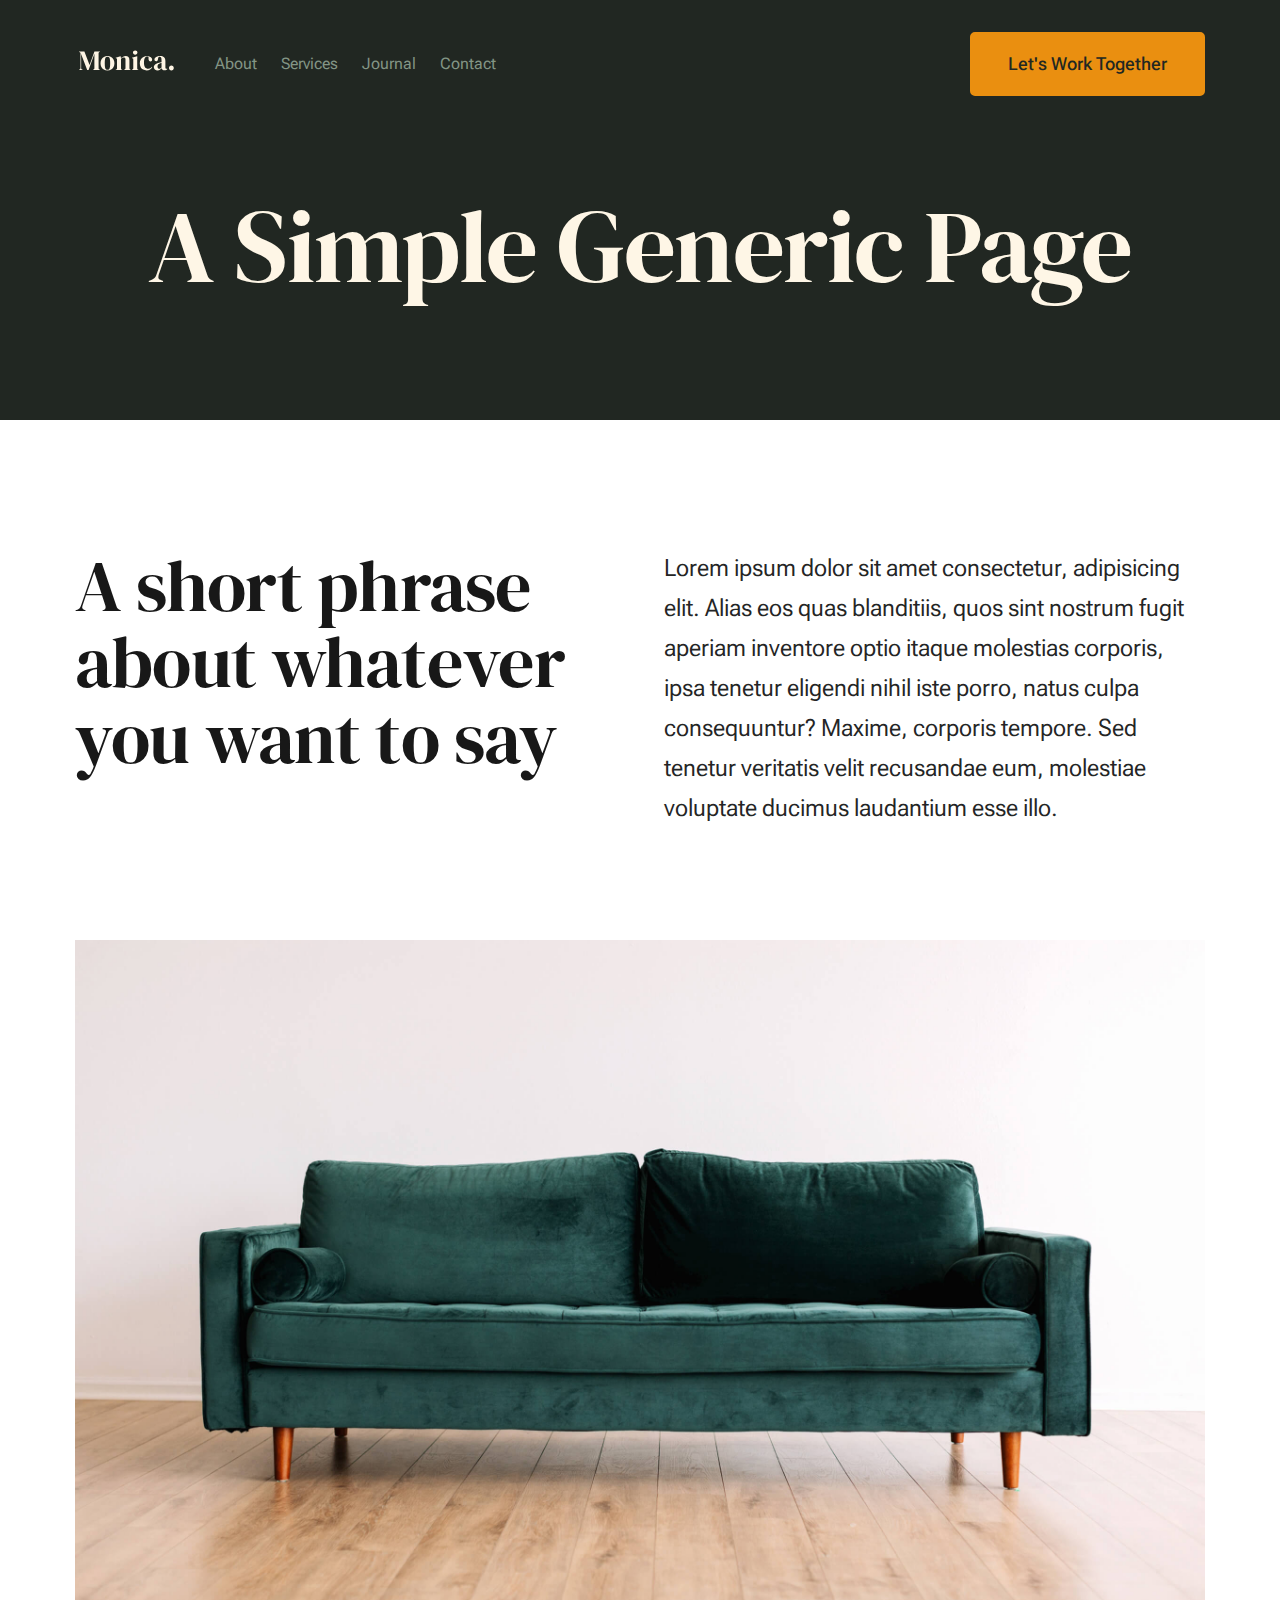
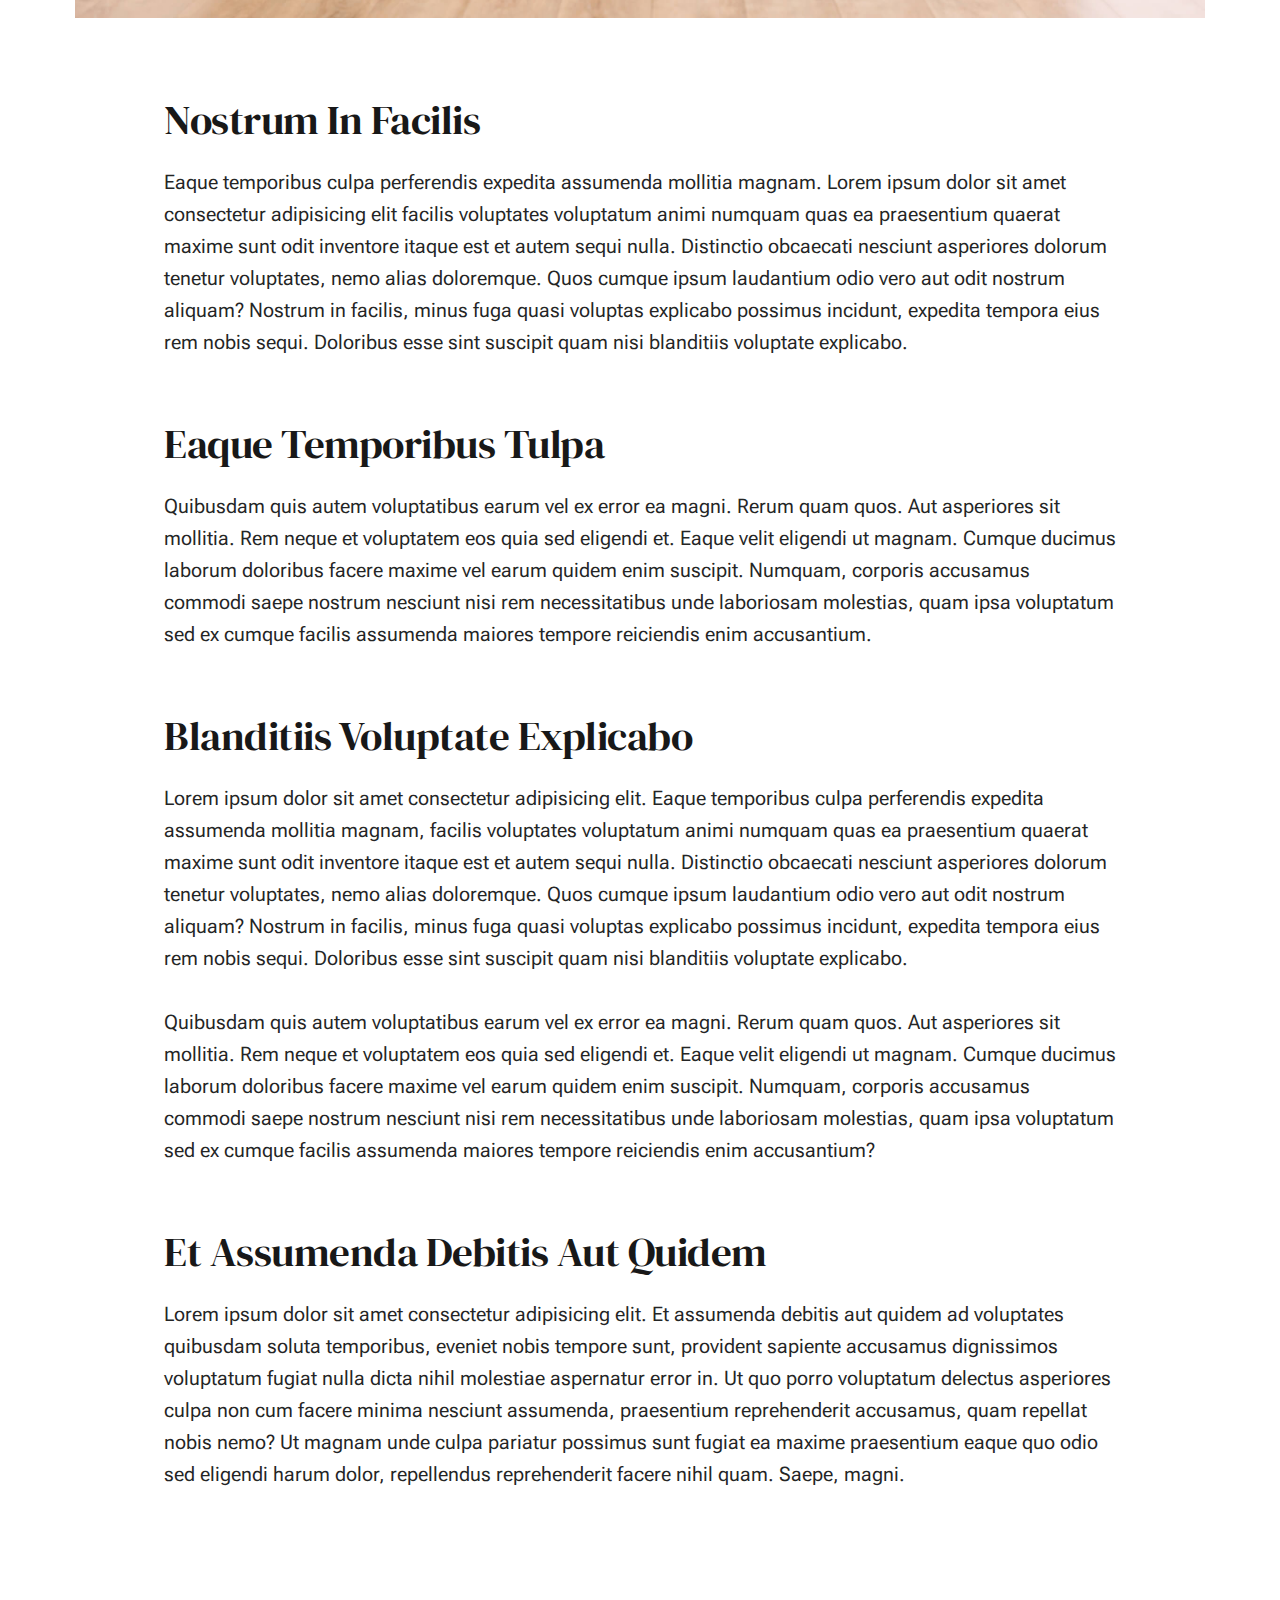
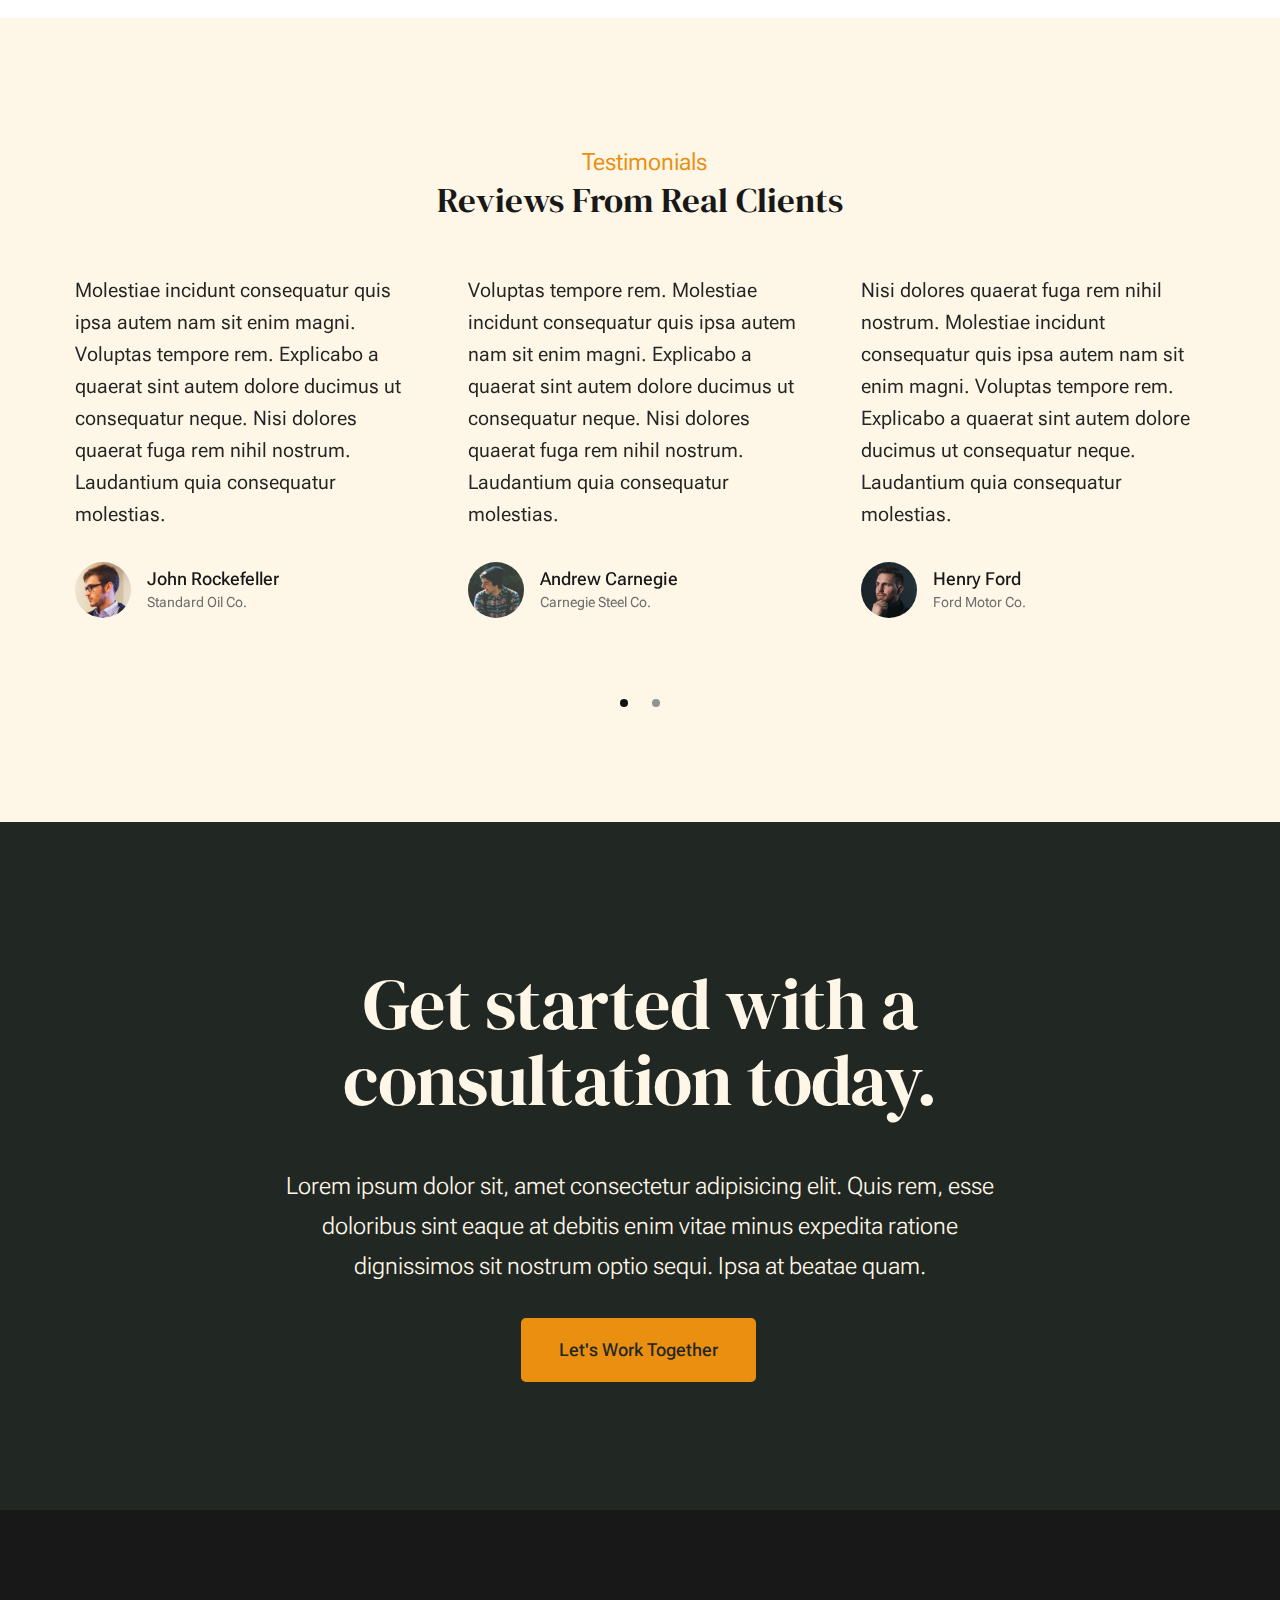
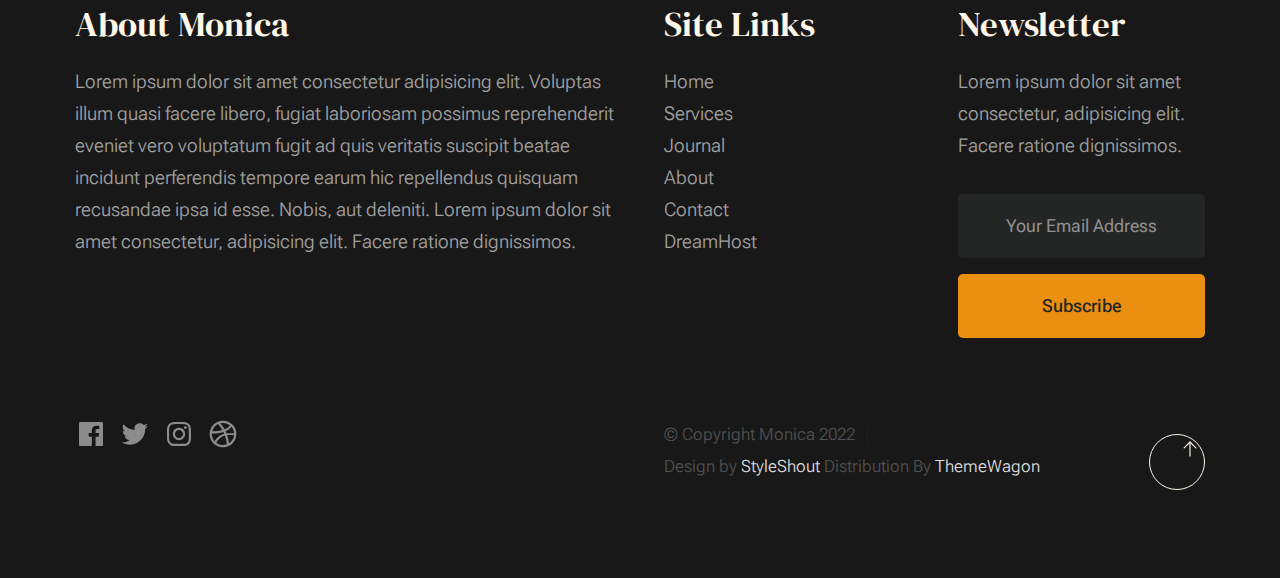
<file: virasha/virasha/generic.html>
<!DOCTYPE html>
<html lang="en" class="no-js" >
<head>

    <!--- basic page needs
    ================================================== -->
    <meta charset="utf-8">
    <meta name="viewport" content="width=device-width, initial-scale=1">
    <title>Generic - Monica</title>

    <script>
        document.documentElement.classList.remove('no-js');
        document.documentElement.classList.add('js');
    </script>

    <!-- CSS
    ================================================== -->
    <link rel="stylesheet" href="css/vendor.css">
    <link rel="stylesheet" href="css/styles.css">

    <!-- favicons
    ================================================== -->
    <link rel="apple-touch-icon" sizes="180x180" href="apple-touch-icon.png">
    <link rel="icon" type="image/png" sizes="32x32" href="favicon-32x32.png">
    <link rel="icon" type="image/png" sizes="16x16" href="favicon-16x16.png">
    <link rel="manifest" href="site.webmanifest">

</head>


<body id="top">


    <!-- preloader
    ================================================== -->
    <div id="preloader">
        <div id="loader" class="dots-fade">
            <div></div>
            <div></div>
            <div></div>
        </div>
    </div>


    <!-- page wrap
    ================================================== -->
    <div id="page" class="s-pagewrap">


        <!-- # site header 
        ================================================== -->
        <header class="s-header">

            <div class="row s-header__inner width-sixteen-col">

                <div class="s-header__block">
                    <div class="s-header__logo">
                        <a class="logo" href="index.html">
                            <img src="images/logo.svg" alt="Homepage">
                        </a>
                    </div>

                    <a class="s-header__menu-toggle" href="#0"><span>Menu</span></a>
                </div> <!-- end s-header__block -->

                <nav class="s-header__nav">
    
                    <ul class="s-header__menu-links">
                        <li><a href="about.html">About</a></li>
                        <li><a href="services.html">Services</a></li>
                        <li><a href="blog.html">Journal</a></li>
                        <li><a href="contact.html">Contact</a></li>
                    </ul> <!-- s-header__menu-links -->

                    <div class="s-header__contact">
                        <a href="contact.html" class="btn btn--primary s-header__contact-btn">Let's Work Together</a>                        
                    </div> <!-- s-header__contact -->
    
                </nav> <!-- end s-header__nav -->

            </div> <!-- end s-header__inner -->

        </header> <!-- end s-header -->


        <!-- # site main content
        ================================================== -->
        <section id="content" class="s-content">

               <section class="s-pageheader pageheader">
                    <div class="row">
                        <div class="column xl-12">
                            <h1 class="page-title">
                               A Simple Generic Page
                            </h1>
                            
                        </div>
                    </div>
               </section> <!-- end pageheader --> 

               <section class="s-pagecontent pagecontent">

                    <div class="row pageintro">
                        <div class="column xl-6 lg-12">
                            <h2 class="text-display-title">A short phrase about whatever you want to say</h2>
                        </div>
                        <div class="column xl-6 lg-12 u-flexitem-x-right">
                            <p class="lead">
                            Lorem ipsum dolor sit amet consectetur, adipisicing elit. Alias eos quas blanditiis, quos sint nostrum fugit aperiam 
                            inventore optio itaque molestias corporis, ipsa tenetur eligendi nihil iste porro, natus culpa consequuntur? Maxime, 
                            corporis tempore. Sed tenetur veritatis velit recusandae eum, molestiae voluptate ducimus laudantium esse illo. 
                            </p>
                        </div>                       
                    </div> <!-- end pageintro -->   
                    
                    <div class="row pagemedia">
                        <d class="column xl-12">
                            <figure class="page-media">                                
                                <img src="images/sample-1200.jpg" 
                                     srcset="images/sample-2400.jpg 2400w, 
                                             images/sample-1200.jpg 1200w, 
                                             images/sample-600.jpg 600w" sizes="(max-width: 2400px) 100vw, 2400px" alt="">
                            </figure>
                        </d>
                    </div> <!-- end pagemedia -->

                    <div class="row width-narrower pagemain">
                        <div class="column xl-12"> 

                            <h2>Nostrum In Facilis</h2>
                            <p>
                            Eaque temporibus culpa perferendis expedita assumenda mollitia magnam. Lorem ipsum dolor sit amet consectetur adipisicing elit
                            facilis voluptates voluptatum animi numquam quas ea praesentium quaerat maxime sunt odit inventore itaque est et autem sequi nulla. 
                            Distinctio obcaecati nesciunt asperiores dolorum tenetur voluptates, nemo alias doloremque. Quos cumque ipsum laudantium odio vero 
                            aut odit nostrum aliquam? Nostrum in facilis, minus fuga quasi voluptas explicabo possimus incidunt, expedita tempora eius rem nobis sequi. 
                            Doloribus esse sint suscipit quam nisi blanditiis voluptate explicabo.
                            </p>

                            <h2>Eaque Temporibus Tulpa</h2>

                            <p>
                            Quibusdam quis autem voluptatibus earum vel ex error ea magni. Rerum quam quos. Aut asperiores sit mollitia. Rem neque et voluptatem 
                            eos quia sed eligendi et. Eaque velit eligendi ut magnam. Cumque ducimus laborum doloribus facere maxime vel earum quidem enim suscipit. 
                            Numquam, corporis accusamus commodi saepe nostrum nesciunt nisi rem necessitatibus unde laboriosam molestias, quam ipsa voluptatum sed 
                            ex cumque facilis assumenda maiores tempore reiciendis enim accusantium.
                            </p>

                            <h2>Blanditiis Voluptate Explicabo</h2>
                            <p>
                            Lorem ipsum dolor sit amet consectetur adipisicing elit. Eaque temporibus culpa perferendis expedita assumenda mollitia magnam, 
                            facilis voluptates voluptatum animi numquam quas ea praesentium quaerat maxime sunt odit inventore itaque est et autem sequi nulla. 
                            Distinctio obcaecati nesciunt asperiores dolorum tenetur voluptates, nemo alias doloremque. Quos cumque ipsum laudantium odio vero aut 
                            odit nostrum aliquam? Nostrum in facilis, minus fuga quasi voluptas explicabo possimus incidunt, expedita tempora eius rem nobis sequi. 
                            Doloribus esse sint suscipit quam nisi blanditiis voluptate explicabo.
                            </p>

                            <p>
                            Quibusdam quis autem voluptatibus earum vel ex error ea magni. Rerum quam quos. Aut asperiores sit mollitia. Rem neque et voluptatem 
                            eos quia sed eligendi et. Eaque velit eligendi ut magnam. Cumque ducimus laborum doloribus facere maxime vel earum quidem enim suscipit. 
                            Numquam, corporis accusamus commodi saepe nostrum nesciunt nisi rem necessitatibus unde laboriosam molestias, quam ipsa voluptatum sed 
                            ex cumque facilis assumenda maiores tempore reiciendis enim accusantium?
                            </p>                   

                            <h2>Et Assumenda Debitis Aut Quidem</h2>
                            <p>
                            Lorem ipsum dolor sit amet consectetur adipisicing elit. Et assumenda debitis aut quidem ad voluptates quibusdam soluta temporibus, 
                            eveniet nobis tempore sunt, provident sapiente accusamus dignissimos voluptatum fugiat nulla dicta nihil molestiae aspernatur error in. 
                            Ut quo porro voluptatum delectus asperiores culpa non cum facere minima nesciunt assumenda, praesentium reprehenderit accusamus, quam 
                            repellat nobis nemo? Ut magnam unde culpa pariatur possimus sunt fugiat ea maxime praesentium eaque quo odio sed eligendi harum dolor, 
                            repellendus reprehenderit facere nihil quam. Saepe, magni.
                            </p>

                        </div> <!-- end grid-block-->
                    </div> <!-- end pagemain -->

               </section> <!-- pagecontent -->

               <section class="s-testimonials">

                    <div class="s-testimonials__header row row-x-center text-center">
                        <div class="column xl-8 lg-12">
        
                            <p class="text-pretitle">
                            Testimonials
                            </p>
                            <h3>
                            Reviews From Real Clients
                            </h3>                        
        
                        </div>
                    </div> <!--end s-testimonials__header -->

                    <div class="row s-testimonials__content">
                        <div class="column xl-12 testimonials">

                            <div class="swiper-container testimonials__slider page-slider">

                                <div class="swiper-wrapper">
                                    <div class="testimonials__slide swiper-slide">
                                        <p>
                                        Molestiae incidunt consequatur quis ipsa autem nam sit enim magni. Voluptas tempore rem. 
                                        Explicabo a quaerat sint autem dolore ducimus ut consequatur neque. Nisi dolores quaerat fuga rem nihil nostrum.
                                        Laudantium quia consequatur molestias.
                                        </p>
                                        <div class="testimonials__author">
                                            <img src="images/avatars/user-01.jpg" alt="Author image" class="testimonials__avatar">
                                            <cite class="testimonials__cite">
                                                <strong>John Rockefeller</strong>
                                                <span>Standard Oil Co.</span>
                                            </cite>
                                        </div>
                                    </div>
                                    <div class="testimonials__slide swiper-slide">
                                        <p>
                                        Voluptas tempore rem. Molestiae incidunt consequatur quis ipsa autem nam sit enim magni. 
                                        Explicabo a quaerat sint autem dolore ducimus ut consequatur neque. Nisi dolores quaerat fuga rem nihil nostrum.
                                        Laudantium quia consequatur molestias.
                                        </p>
                                        <div class="testimonials__author">
                                            <img src="images/avatars/user-04.jpg" alt="Author image" class="testimonials__avatar">
                                            <cite class="testimonials__cite">
                                                <strong>Andrew Carnegie</strong>
                                                <span>Carnegie Steel Co.</span>
                                            </cite>
                                        </div>
                                    </div>
                                    <div class="testimonials__slide swiper-slide">
                                        <p>
                                        Nisi dolores quaerat fuga rem nihil nostrum. Molestiae incidunt consequatur quis ipsa autem nam sit enim magni. 
                                        Voluptas tempore rem. Explicabo a quaerat sint autem dolore ducimus ut consequatur neque. 
                                        Laudantium quia consequatur molestias.
                                        </p>
                                        <div class="testimonials__author">
                                            <img src="images/avatars/user-06.jpg" alt="Author image" class="testimonials__avatar">
                                            <cite class="testimonials__cite">
                                                <strong>Henry Ford</strong>
                                                <span>Ford Motor Co.</span>
                                            </cite>
                                        </div>
                                    </div>
                                    <div class="testimonials__slide swiper-slide">
                                        <p>
                                        Molestiae incidunt consequatur quis ipsa autem nam sit enim magni. Voluptas tempore rem. 
                                        Explicabo a quaerat sint autem dolore ducimus ut consequatur neque. Nisi dolores quaerat fuga rem nihil nostrum.
                                        Laudantium quia consequatur molestias.
                                        </p>
                                        <div class="testimonials__author">
                                            <img src="images/avatars/user-02.jpg" alt="Author image" class="testimonials__avatar">
                                            <cite class="testimonials__cite">
                                                <strong>John Morgan</strong>
                                                <span>JP Morgan & Co.</span>
                                            </cite>
                                        </div>
                                    </div> 
                                </div> <!-- end swiper-wrapper --> 

                                <div class="swiper-pagination"></div>

                            </div> <!--end testimonials__slider --> 

                        </div> <!-- testimonials -->
                    </div> <!--end s-testimonials__content -->

               </section> <!-- end s-testimonials -->

        </section> <!-- s-content-->

        <!-- # cta
        ================================================== -->
        <section id="cta" class="s-cta">

            <div class="row row-x-center text-center">
                <div class="column xl-8 lg-12">

                    <div class="s-cta__content">
                        <h2 class="text-display-title">
                        Get started with a consultation today.
                        </h2>
                        <p class="lead">
                        Lorem ipsum dolor sit, amet consectetur adipisicing elit. Quis rem, esse doloribus sint eaque at debitis enim vitae minus expedita ratione dignissimos sit nostrum optio sequi. Ipsa at beatae quam.
                        </p>
                        <a href="contact.html" class="btn btn--primary">Let's Work Together</a>
                    </div>

                </div>
            </div>

        </section> <!-- end s-cta -->


        <!-- # footer 
        ================================================== -->
        <footer class="s-footer">
            <div class="row s-footer__content">
                <div class="column xl-6 lg-6 md-12 s-footer__block s-footer__about">                    
                    <h3>About Monica</h3>
                    <p>
                    Lorem ipsum dolor sit amet consectetur adipisicing elit. Voluptas illum quasi facere libero, 
                    fugiat laboriosam possimus reprehenderit eveniet vero voluptatum fugit ad quis veritatis suscipit beatae 
                    incidunt perferendis tempore earum hic repellendus quisquam recusandae ipsa id esse. Nobis, aut deleniti.
                    Lorem ipsum dolor sit amet consectetur, adipisicing elit. Facere ratione dignissimos.
                    </p>               
                </div>                
                <div class="column xl-3 lg-6 md-12 s-footer__block s-footer__site-links">
                    <h3>Site Links</h3>
                    <ul class="link-list">
                        <li><a href="index.html">Home</a></li>
                        <li><a href="services.html">Services</a></li>
                        <li><a href="blog.html">Journal</a></li>
                        <li><a href="about.html">About</a></li>
                        <li><a href="contact.html">Contact</a></li>
                        <li><a href="https://www.dreamhost.com/r.cgi?287326">DreamHost</a></li>
                    </ul>
                </div>
                <div class="column xl-3 lg-6 md-12 tab-12 s-footer__block s-footer__newsletter">
                    <h3>Newsletter</h3>

                    <p>
                    Lorem ipsum dolor sit amet consectetur, adipisicing elit. Facere ratione dignissimos.
                    </p>

                    <div class="subscribe-form">
                        <form id="mc-form" class="mc-form">
                            <input type="email" name="EMAIL" id="mce-EMAIL" class="u-fullwidth text-center" placeholder="Your Email Address" title="The domain portion of the email address is invalid (the portion after the @)." pattern="^([^\x00-\x20\x22\x28\x29\x2c\x2e\x3a-\x3c\x3e\x40\x5b-\x5d\x7f-\xff]+|\x22([^\x0d\x22\x5c\x80-\xff]|\x5c[\x00-\x7f])*\x22)(\x2e([^\x00-\x20\x22\x28\x29\x2c\x2e\x3a-\x3c\x3e\x40\x5b-\x5d\x7f-\xff]+|\x22([^\x0d\x22\x5c\x80-\xff]|\x5c[\x00-\x7f])*\x22))*\x40([^\x00-\x20\x22\x28\x29\x2c\x2e\x3a-\x3c\x3e\x40\x5b-\x5d\x7f-\xff]+|\x5b([^\x0d\x5b-\x5d\x80-\xff]|\x5c[\x00-\x7f])*\x5d)(\x2e([^\x00-\x20\x22\x28\x29\x2c\x2e\x3a-\x3c\x3e\x40\x5b-\x5d\x7f-\xff]+|\x5b([^\x0d\x5b-\x5d\x80-\xff]|\x5c[\x00-\x7f])*\x5d))*(\.\w{2,})+$" required>
                            <input type="submit" name="subscribe" value="Subscribe" class="btn btn--primary btn--small u-fullwidth">
                            <!-- <div style="position: absolute; left: -5000px;" aria-hidden="true"><input type="text" name="b_cdb7b577e41181934ed6a6a44_9a91cfe7b3" tabindex="-1" value=""></div> -->
                            <div class="mc-status"></div>
                        </form>
                    </div>
                </div>
            </div>    
            
            <div class="row s-footer__bottom">
                <div class="column xl-6 lg-12">
                    <ul class="s-footer__social social-list">
                        <li>
                            <a href="#0">
                                <svg xmlns="http://www.w3.org/2000/svg" width="24" height="24" viewBox="0 0 24 24" style="fill:rgba(0, 0, 0, 1);transform:;-ms-filter:"><path d="M20,3H4C3.447,3,3,3.448,3,4v16c0,0.552,0.447,1,1,1h8.615v-6.96h-2.338v-2.725h2.338v-2c0-2.325,1.42-3.592,3.5-3.592 c0.699-0.002,1.399,0.034,2.095,0.107v2.42h-1.435c-1.128,0-1.348,0.538-1.348,1.325v1.735h2.697l-0.35,2.725h-2.348V21H20 c0.553,0,1-0.448,1-1V4C21,3.448,20.553,3,20,3z"></path></svg>
                                <span class="u-screen-reader-text">Facebook</span>
                            </a>
                        </li>
                        <li>
                            <a href="#0">
                                <svg xmlns="http://www.w3.org/2000/svg" width="24" height="24" viewBox="0 0 24 24" style="fill:rgba(0, 0, 0, 1);transform:;-ms-filter:"><path d="M19.633,7.997c0.013,0.175,0.013,0.349,0.013,0.523c0,5.325-4.053,11.461-11.46,11.461c-2.282,0-4.402-0.661-6.186-1.809 c0.324,0.037,0.636,0.05,0.973,0.05c1.883,0,3.616-0.636,5.001-1.721c-1.771-0.037-3.255-1.197-3.767-2.793 c0.249,0.037,0.499,0.062,0.761,0.062c0.361,0,0.724-0.05,1.061-0.137c-1.847-0.374-3.23-1.995-3.23-3.953v-0.05 c0.537,0.299,1.16,0.486,1.82,0.511C3.534,9.419,2.823,8.184,2.823,6.787c0-0.748,0.199-1.434,0.548-2.032 c1.983,2.443,4.964,4.04,8.306,4.215c-0.062-0.3-0.1-0.611-0.1-0.923c0-2.22,1.796-4.028,4.028-4.028 c1.16,0,2.207,0.486,2.943,1.272c0.91-0.175,1.782-0.512,2.556-0.973c-0.299,0.935-0.936,1.721-1.771,2.22 c0.811-0.088,1.597-0.312,2.319-0.624C21.104,6.712,20.419,7.423,19.633,7.997z"></path></svg>
                                <span class="u-screen-reader-text">Twitter</span>
                            </a>
                        </li>
                        <li>
                            <a href="#0">
                                <svg xmlns="http://www.w3.org/2000/svg" width="24" height="24" viewBox="0 0 24 24" style="fill:rgba(0, 0, 0, 1);transform:;-ms-filter:"><path d="M11.999,7.377c-2.554,0-4.623,2.07-4.623,4.623c0,2.554,2.069,4.624,4.623,4.624c2.552,0,4.623-2.07,4.623-4.624 C16.622,9.447,14.551,7.377,11.999,7.377L11.999,7.377z M11.999,15.004c-1.659,0-3.004-1.345-3.004-3.003 c0-1.659,1.345-3.003,3.004-3.003s3.002,1.344,3.002,3.003C15.001,13.659,13.658,15.004,11.999,15.004L11.999,15.004z"></path><circle cx="16.806" cy="7.207" r="1.078"></circle><path d="M20.533,6.111c-0.469-1.209-1.424-2.165-2.633-2.632c-0.699-0.263-1.438-0.404-2.186-0.42 c-0.963-0.042-1.268-0.054-3.71-0.054s-2.755,0-3.71,0.054C7.548,3.074,6.809,3.215,6.11,3.479C4.9,3.946,3.945,4.902,3.477,6.111 c-0.263,0.7-0.404,1.438-0.419,2.186c-0.043,0.962-0.056,1.267-0.056,3.71c0,2.442,0,2.753,0.056,3.71 c0.015,0.748,0.156,1.486,0.419,2.187c0.469,1.208,1.424,2.164,2.634,2.632c0.696,0.272,1.435,0.426,2.185,0.45 c0.963,0.042,1.268,0.055,3.71,0.055s2.755,0,3.71-0.055c0.747-0.015,1.486-0.157,2.186-0.419c1.209-0.469,2.164-1.424,2.633-2.633 c0.263-0.7,0.404-1.438,0.419-2.186c0.043-0.962,0.056-1.267,0.056-3.71s0-2.753-0.056-3.71C20.941,7.57,20.801,6.819,20.533,6.111z M19.315,15.643c-0.007,0.576-0.111,1.147-0.311,1.688c-0.305,0.787-0.926,1.409-1.712,1.711c-0.535,0.199-1.099,0.303-1.67,0.311 c-0.95,0.044-1.218,0.055-3.654,0.055c-2.438,0-2.687,0-3.655-0.055c-0.569-0.007-1.135-0.112-1.669-0.311 c-0.789-0.301-1.414-0.923-1.719-1.711c-0.196-0.534-0.302-1.099-0.311-1.669c-0.043-0.95-0.053-1.218-0.053-3.654 c0-2.437,0-2.686,0.053-3.655c0.007-0.576,0.111-1.146,0.311-1.687c0.305-0.789,0.93-1.41,1.719-1.712 c0.534-0.198,1.1-0.303,1.669-0.311c0.951-0.043,1.218-0.055,3.655-0.055c2.437,0,2.687,0,3.654,0.055 c0.571,0.007,1.135,0.112,1.67,0.311c0.786,0.303,1.407,0.925,1.712,1.712c0.196,0.534,0.302,1.099,0.311,1.669 c0.043,0.951,0.054,1.218,0.054,3.655c0,2.436,0,2.698-0.043,3.654H19.315z"></path></svg>
                                <span class="u-screen-reader-text">Instagram</span>
                            </a>
                        </li>
                        <li>
                            <a href="#0">
                                <svg xmlns="http://www.w3.org/2000/svg" width="24" height="24" viewBox="0 0 24 24" style="fill: rgba(0, 0, 0, 1);transform: ;msFilter:;"><path d="M20.66 6.98a9.932 9.932 0 0 0-3.641-3.64C15.486 2.447 13.813 2 12 2s-3.486.447-5.02 1.34c-1.533.893-2.747 2.107-3.64 3.64S2 10.187 2 12s.446 3.487 1.34 5.02a9.924 9.924 0 0 0 3.641 3.64C8.514 21.553 10.187 22 12 22s3.486-.447 5.02-1.34a9.932 9.932 0 0 0 3.641-3.64C21.554 15.487 22 13.813 22 12s-.446-3.487-1.34-5.02zM12 3.66c2 0 3.772.64 5.32 1.919-.92 1.174-2.286 2.14-4.1 2.9-1.002-1.813-2.088-3.327-3.261-4.54A7.715 7.715 0 0 1 12 3.66zM5.51 6.8a8.116 8.116 0 0 1 2.711-2.22c1.212 1.201 2.325 2.7 3.34 4.5-2 .6-4.114.9-6.341.9-.573 0-1.006-.013-1.3-.04A8.549 8.549 0 0 1 5.51 6.8zM3.66 12c0-.054.003-.12.01-.2.007-.08.01-.146.01-.2.254.014.641.02 1.161.02 2.666 0 5.146-.367 7.439-1.1.187.373.381.793.58 1.26-1.32.293-2.674 1.006-4.061 2.14S6.4 16.247 5.76 17.5c-1.4-1.587-2.1-3.42-2.1-5.5zM12 20.34c-1.894 0-3.594-.587-5.101-1.759.601-1.187 1.524-2.322 2.771-3.401 1.246-1.08 2.483-1.753 3.71-2.02a29.441 29.441 0 0 1 1.56 6.62 8.166 8.166 0 0 1-2.94.56zm7.08-3.96a8.351 8.351 0 0 1-2.58 2.621c-.24-2.08-.7-4.107-1.379-6.081.932-.066 1.765-.1 2.5-.1.799 0 1.686.034 2.659.1a8.098 8.098 0 0 1-1.2 3.46zm-1.24-5c-1.16 0-2.233.047-3.22.14a27.053 27.053 0 0 0-.68-1.62c2.066-.906 3.532-2.006 4.399-3.3 1.2 1.414 1.854 3.027 1.96 4.84-.812-.04-1.632-.06-2.459-.06z"></path></svg>
                                <span class="u-screen-reader-text">Dribbble</span>
                            </a>
                        </li>
                    </ul> <!-- end s-footer__social -->
                </div>
                <div class="column xl-6 lg-12">
                    <p class="ss-copyright">
                        <span>© Copyright Monica 2022</span> 
                        <span>Design by <a href="https://www.styleshout.com/">StyleShout</a> Distribution By <a href="https://themewagon.com">ThemeWagon</a></span>
                    </p>
                </div>

                <div class="ss-go-top">
                    <a class="smoothscroll" title="Back to Top" href="#top">
                        <svg xmlns="http://www.w3.org/2000/svg" viewBox="0 0 24 24" width="36" height="36" fill="none" stroke="#ffffff" stroke-width="1" stroke-linecap="round" stroke-linejoin="round">&lt;!--!  Atomicons Free 1.00 by @atisalab License - https://atomicons.com/license/ (Icons: CC BY 4.0) Copyright 2021 Atomicons --&gt;<polyline points="17 11 12 6 7 11"></polyline><line x1="12" y1="18" x2="12" y2="6"></line></svg>
                    </a>
                </div> <!-- end ss-go-top -->
            </div>
            
        </footer> <!-- end s-footer -->

    </div> <!-- end page-wrap -->

    <!-- Java Script
    ================================================== -->
    <script src="js/plugins.js"></script>
    <script src="js/main.js"></script>

</body>
</html>
</file>
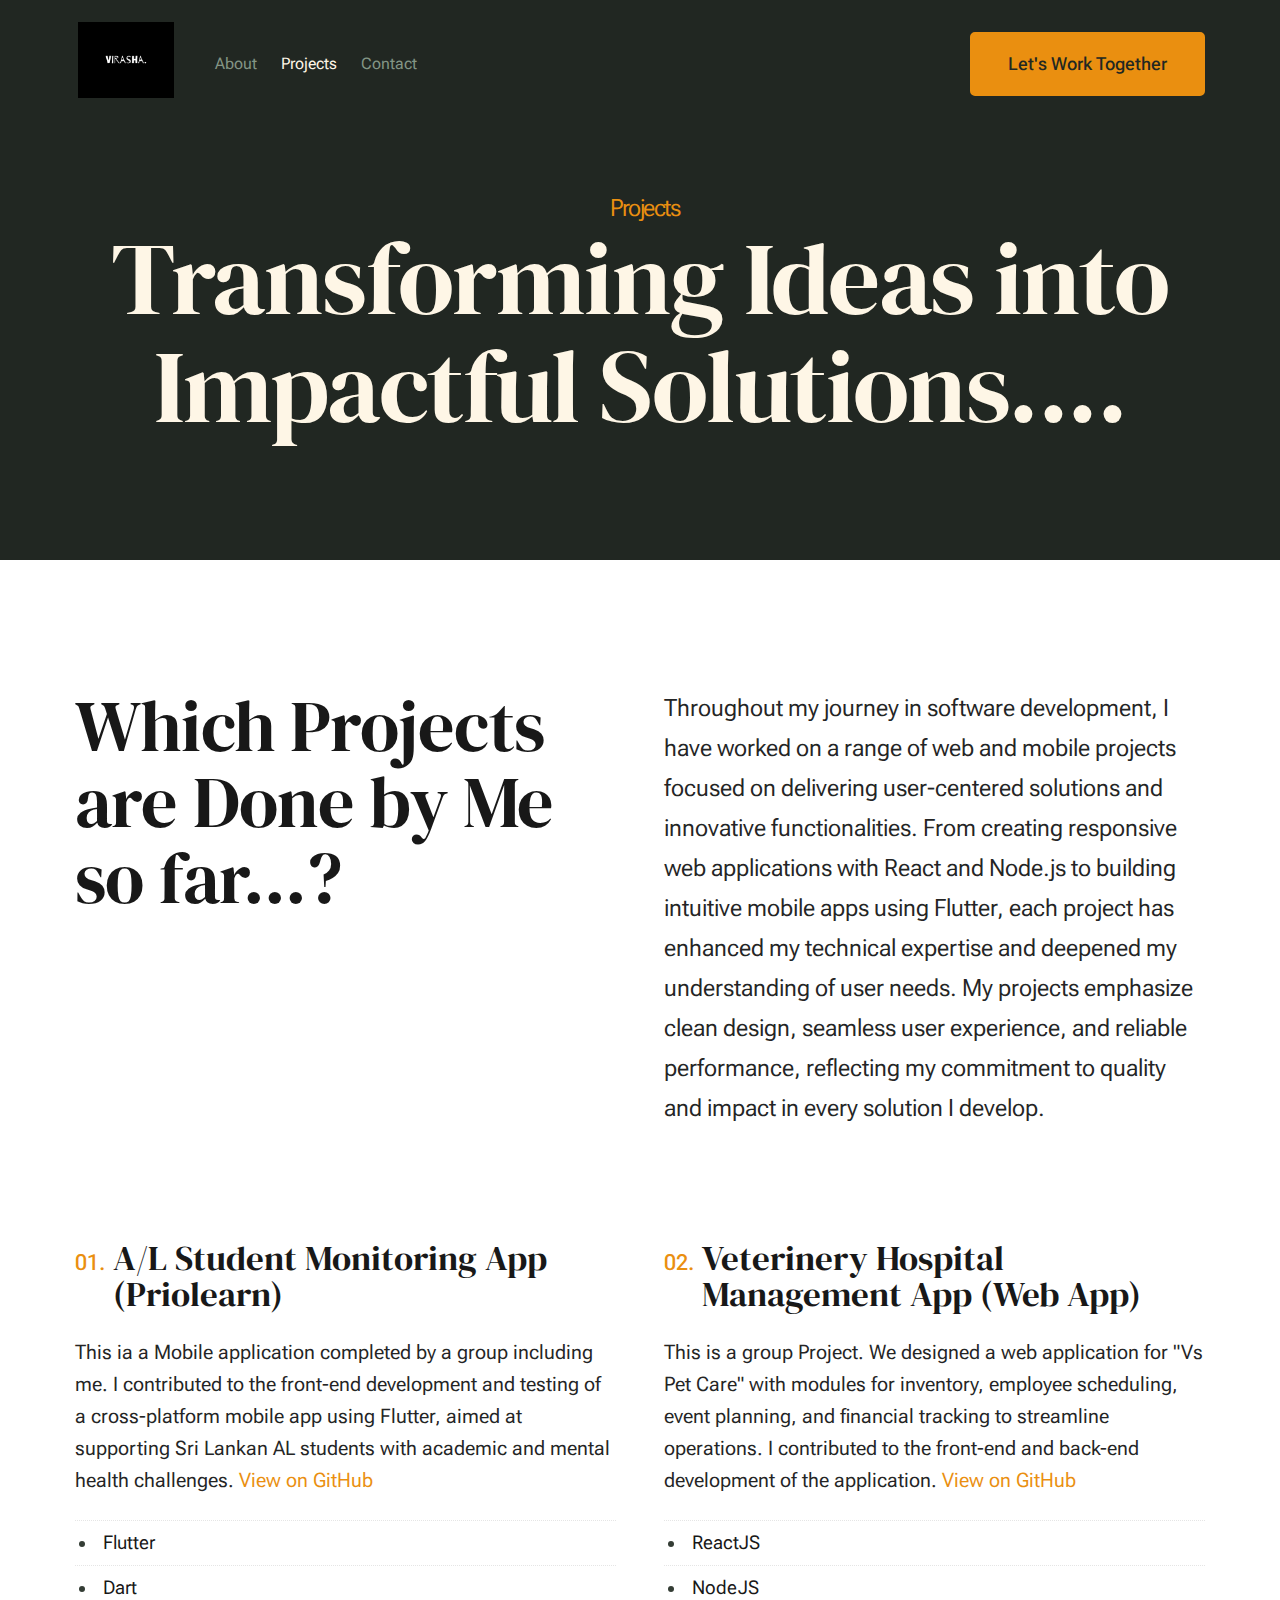
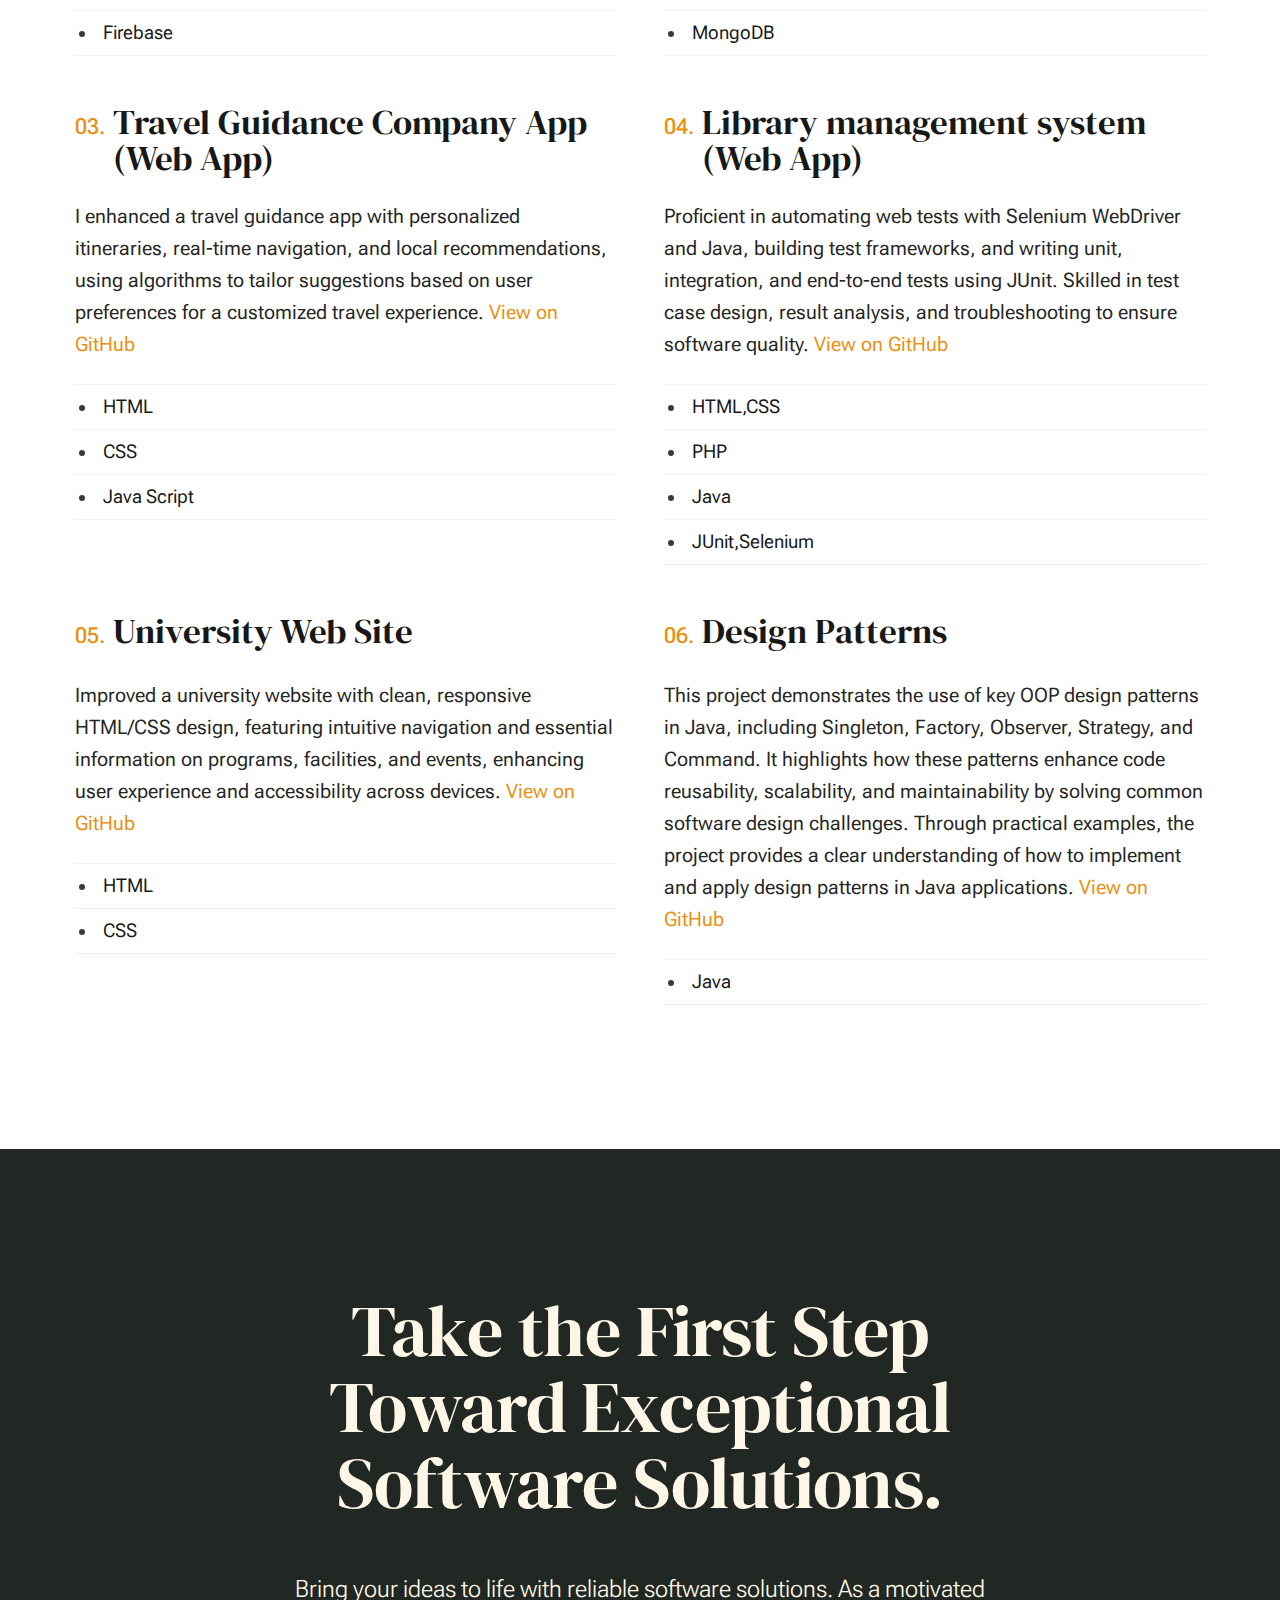
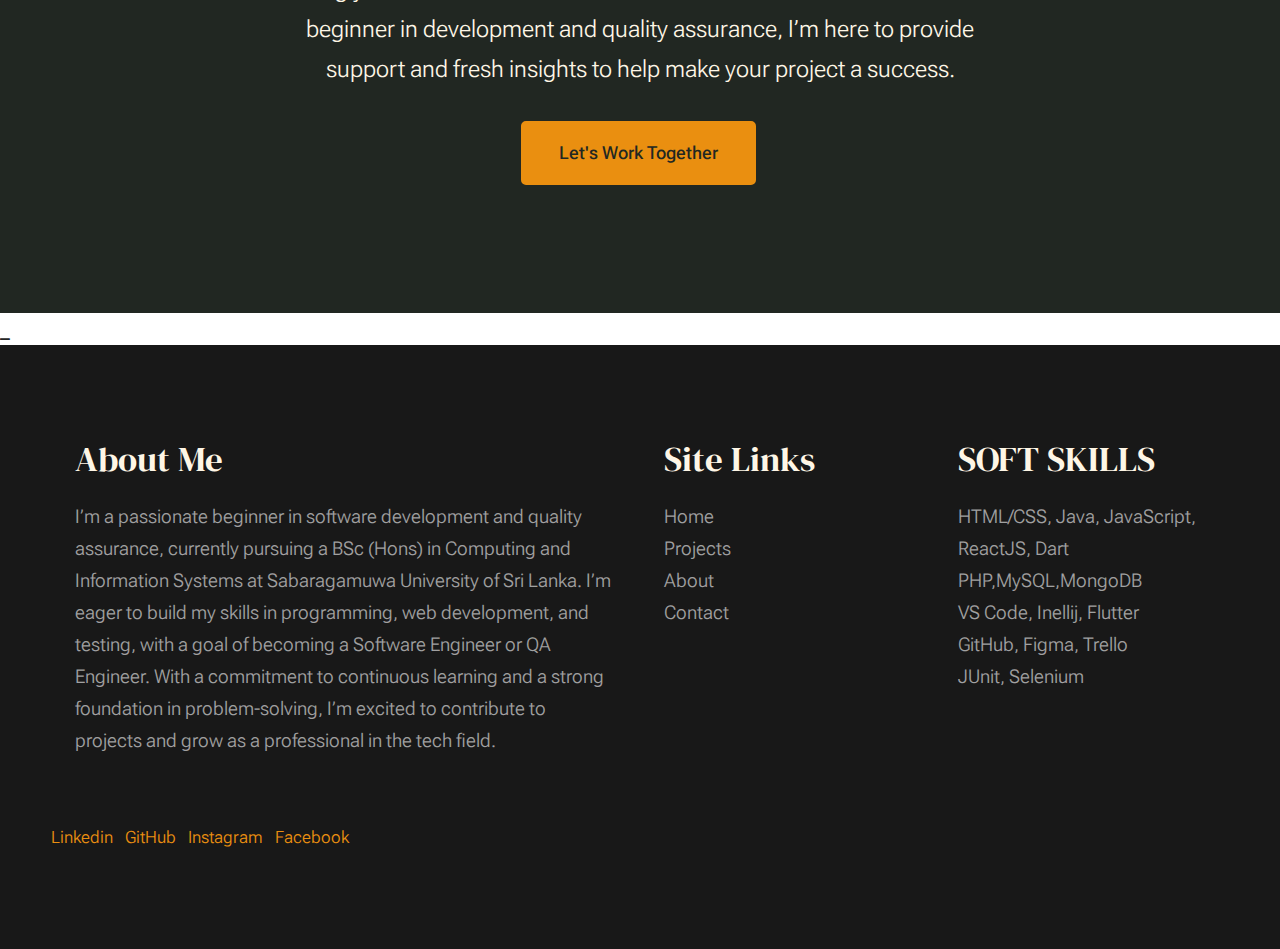
<file: virasha/virasha/services.html>
<!DOCTYPE html>
<html lang="en" class="no-js" >
<head>

    <!--- basic page needs
    ================================================== -->
    <meta charset="utf-8">
    <meta name="viewport" content="width=device-width, initial-scale=1">
    <title>Services - Monica</title>

    <script>
        document.documentElement.classList.remove('no-js');
        document.documentElement.classList.add('js');
    </script>

    <!-- CSS
    ================================================== -->
    <link rel="stylesheet" href="css/vendor.css">
    <link rel="stylesheet" href="css/styles.css">

    <!-- favicons
    ================================================== -->
    <link rel="apple-touch-icon" sizes="180x180" href="apple-touch-icon.png">
    <link rel="icon" type="image/png" sizes="32x32" href="favicon-32x32.png">
    <link rel="icon" type="image/png" sizes="16x16" href="favicon-16x16.png">
    <link rel="manifest" href="site.webmanifest">

</head>


<body id="top">


    <!-- preloader
    ================================================== -->
    <div id="preloader">
        <div id="loader" class="dots-fade">
            <div></div>
            <div></div>
            <div></div>
        </div>
    </div>


    <!-- page wrap
    ================================================== -->
    <div id="page" class="s-pagewrap">

        <!-- # site header 
        ================================================== -->
        <header class="s-header">

            <div class="row s-header__inner width-sixteen-col">

                <div class="s-header__block">
                    <div class="s-header__logo">
                        <a class="logo" href="index.html">
                            <img src="1.png" alt="Homepage">
                        </a>
                    </div>

                    <a class="s-header__menu-toggle" href="#0"><span>Menu</span></a>
                </div> <!-- end s-header__block -->

                <nav class="s-header__nav">
    
                    <ul class="s-header__menu-links">
                        <li><a href="about.html">About</a></li>
                        <li class="current"><a href="services.html">Projects</a></li>
                        <li><a href="contact.html">Contact</a></li>
                    </ul> <!-- s-header__menu-links -->

                    <div class="s-header__contact">
                        <a href="contact.html" class="btn btn--primary s-header__contact-btn">Let's Work Together</a>                        
                    </div> <!-- s-header__contact -->
    
                </nav> <!-- end s-header__nav -->

            </div> <!-- end s-header__inner -->

        </header> <!-- end s-header -->

        <!-- # site main content
        ================================================== -->
        <section id="content" class="s-content">

               <section class="s-pageheader pageheader">
                    <div class="row">
                        <div class="column xl-12">
                            <h1 class="page-title">
                                <span class="page-title__small-type text-pretitle">Projects</span>
                                Transforming Ideas into Impactful Solutions....
                            </h1>
                            
                        </div>
                    </div>
               </section> <!-- pageheader -->  

               <section class="s-pagecontent pagecontent">

                    <div class="row pageintro">
                        <div class="column xl-6 lg-12">
                            <h2 class="text-display-title">Which Projects are Done by Me so far...?</h2>
                        </div>
                        <div class="column xl-6 lg-12 u-flexitem-x-right">
                            <p class="lead">
                                Throughout my journey in software development, I have worked on a range of web and
                                 mobile projects focused on delivering user-centered solutions and innovative functionalities. 
                                From creating responsive web applications with React and Node.js to building intuitive 
                                mobile apps using Flutter, each project has enhanced my technical expertise and deepened
                                 my understanding of user needs. My projects emphasize clean design, seamless user experience, 
                                 and reliable performance, reflecting my commitment to quality and impact in every solution I develop.
                            </p>
                        </div>                       
                    </div>  <!-- pageintro -->       

                    <div class="row">
                        <div class="column xl-12 grid-block">             
                            
                            <div class="grid-full grid-list-items list-items show-ctr">
                                
                                <div class="grid-list-items__item list-items__item">
                                    <div class="list-items__item-header">
                                        <h3 class="list-items__item-title">A/L Student Monitoring App (Priolearn)</h3>
                                    </div>
                                    <div class="list-items__item-text">
                                        <p>
                                            This ia a Mobile application completed by a group including me.
                                             I contributed to the front-end development and testing of a cross-platform mobile app
                                            using Flutter, aimed at supporting Sri Lankan AL students with academic and mental
                                            health challenges.
                                            <a href="https://github.com/asiripr/priolearn.git" target="_blank" rel="noopener noreferrer">View on GitHub</a>
                                        </p>

                                        <ul class="list-services">
                                            <li>Flutter</li>
                                            <li>Dart </li>
                                            <li>Firebase</li>
                                        </ul>
                                    </div>
                                </div> <!-- end list-items__item -->
                                <div class="grid-list-items__item list-items__item">
                                    <div class="list-items__item-header">
                                        <h3 class="list-items__item-title">Veterinery Hospital Management App (Web App)</h3>
                                    </div>
                                    <div class="list-items__item-text">
                                        <p>
                                            This is a group Project.
                                            We designed a web application for "Vs Pet Care" with modules for inventory, employee
                                            scheduling, event planning, and financial tracking to streamline operations.
                                            I contributed to the front-end and back-end development of the application.
                                            <a href="https://github.com/Hominiee/VS-pet-care_FE" target="_blank" rel="noopener noreferrer">View on GitHub</a>

                                        </p>

                                        <ul class="list-services">
                                            <li>ReactJS</li>
                                            <li>NodeJS</li>
                                            <li>MongoDB</li>
                                        </ul>
                                    </div>
                                </div> <!-- end list-items__item -->
                                <div class="grid-list-items__item list-items__item">
                                    <div class="list-items__item-header">
                                        <h3 class="list-items__item-title">Travel Guidance Company App (Web App)</h3>
                                    </div>
                                    <div class="list-items__item-text">
                                        <p>
                                            I enhanced a travel guidance app with personalized itineraries, real-time navigation, and
                                            local recommendations, using algorithms to tailor suggestions based on user
                                            preferences for a customized travel experience.
                                            <a href="https://github.com/virashas/travel-web.git" target="_blank" rel="noopener noreferrer">View on GitHub</a>

                                        </p>

                                        <ul class="list-services">
                                            <li>HTML</li>
                                            <li>CSS</li>
                                            <li>Java Script</li>
                                        </ul>
                                    </div>
                                </div> <!-- end list-items__item -->
                                <div class="grid-list-items__item list-items__item">
                                    <div class="list-items__item-header">
                                        <h3 class="list-items__item-title"> Library management system (Web App)</h3>
                                    </div>
                                    <div class="list-items__item-text">
                                        <p>
                                            Proficient in automating web tests with Selenium WebDriver and Java, building test
                                            frameworks, and writing unit, integration, and end-to-end tests using JUnit. Skilled in
                                            test case design, result analysis, and troubleshooting to ensure software quality.
                                            <a href="https://github.com/virashas/travel-web.git" target="_blank" rel="noopener noreferrer">View on GitHub</a>

                                        </p>

                                        <ul class="list-services">
                                            <li>HTML,CSS</li>
                                            <li>PHP</li>
                                            <li>Java</li>
                                            <li>JUnit,Selenium</li>
                                            
                                        </ul>
                                    </div>
                                </div> <!-- end list-items__item -->
                                <div class="grid-list-items__item list-items__item">
                                    <div class="list-items__item-header">
                                        <h3 class="list-items__item-title">University Web Site</h3>
                                    </div>
                                    <div class="list-items__item-text">
                                        <p>
                                            Improved a university website with clean, responsive HTML/CSS design, featuring
                                            intuitive navigation and essential information on programs, facilities, and events,
                                            enhancing user experience and accessibility across devices.
                                            <a href="https://github.com/virashas/virashas.git" target="_blank" rel="noopener noreferrer">View on GitHub</a>

                                        </p>

                                        <ul class="list-services">
                                            <li>HTML</li>
                                            <li>CSS</li>
                                           
                                        </ul>
                                    </div>
                                </div> <!-- end list-items__item -->
                                <div class="grid-list-items__item list-items__item">
                                    <div class="list-items__item-header">
                                        <h3 class="list-items__item-title">Design Patterns</h3>
                                    </div>
                                    <div class="list-items__item-text">
                                        <p>
                                            This project demonstrates the use of key OOP design patterns in Java, including Singleton, 
                                            Factory, Observer, Strategy, and Command. It highlights how these patterns enhance code 
                                            reusability, scalability, and maintainability by solving common software design challenges. 
                                            Through practical examples, the project provides a clear understanding of how to implement and
                                            apply design patterns in Java applications.
                                            <a href="https://github.com/virashas/Design_Patterns" target="_blank" rel="noopener noreferrer">View on GitHub</a>
                                        </p>

                                        <ul class="list-services">
                                            <li>Java</li>
                                       
                                        </ul>
                                    </div>
                                </div> <!-- end list-items__item -->
                               
               </section> <!-- pagecontent -->

               
        <!-- # cta
        ================================================== -->
         <!-- # cta
        ================================================== -->
        <section id="cta" class="s-cta">

            <div class="row row-x-center text-center">
                <div class="column xl-8 lg-12">

                    <div class="s-cta__content">
                        <h2 class="text-display-title">
                            Take the First Step Toward Exceptional Software Solutions.
                        </h2>
                        <p class="lead">
                            Bring your ideas to life with reliable software solutions. As a motivated beginner in development and quality assurance, 
                            I’m here to provide support and fresh insights to help make your project a success.
                        </p>
                        <a href="contact.html" class="btn btn--primary">Let's Work Together</a>
                    </div>

                </div>
            </div>

        </section> <!-- end s-cta -->

      
                            _
        <!-- # footer 
        ================================================== -->
        <footer class="s-footer">
            <div class="row s-footer__content">
                <div class="column xl-6 lg-6 md-12 s-footer__block s-footer__about">                    
                    <h3>About Me</h3>
                    <p>
                        I’m a passionate beginner in software development and quality assurance, 
                        currently pursuing a BSc (Hons) in Computing and Information Systems at Sabaragamuwa University of Sri Lanka. 
                    I’m eager to build my skills in programming, web development, and testing, 
                    with a goal of becoming a Software Engineer or QA Engineer.
                    With a commitment to continuous learning and a strong foundation in problem-solving,
                    I’m excited to contribute to projects and grow as a professional in the tech field.
                    </p>               
                </div>                
                <div class="column xl-3 lg-6 md-12 s-footer__block s-footer__site-links">
                    <h3>Site Links</h3>
                    <ul class="link-list">
                        <li><a href="index.html">Home</a></li>
                        <li><a href="services.html">Projects</a></li>
                        <li><a href="about.html">About</a></li>
                        <li><a href="contact.html">Contact</a></li>
                       
                    </ul>
                </div>
                <div class="column xl-3 lg-6 md-12 tab-12 s-footer__block s-footer__newsletter">
                    <h3>SOFT SKILLS</h3>

                    <p>
                        HTML/CSS, Java, JavaScript, ReactJS, Dart <br>
                 PHP,MySQL,MongoDB<br>
                 VS Code, Inellij, Flutter<br> 
                 GitHub, Figma, Trello<br>
                 JUnit, Selenium<br>
                 
                    </p>

                   
            </div> 
            
            <div class="row s-footer__bottom">
                <div class="column xl-6 lg-12">
                    <ul class="s-footer__social social-list">
                        <li>
                            <a href="https://www.linkedin.com/in/virasha-sandamini-91a984283/">
                               
                                <span>Linkedin</span>
                            </a>
                        </li>
                        <li>
                            <a href="https://github.com/virashas">
                               
                                <span>GitHub</span>
                            </a>
                        </li>
                        <li>
                            <a href="https://www.instagram.com/virazuu_?igsh=MWFwdW0xcjhyN2Iwag==">
                               
                                <span>Instagram</span>
                            </a>
                        </li>
                        <li>
                            <a href="https://www.facebook.com/virasha.sandamini.1?mibextid=LQQJ4d">
                                
                                <span>Facebook</span>
                            </a>
                        </li>
                    </ul> <!-- end s-footer__social -->
                </div>
               

                
            
        </footer> <!-- end s-footer -->

    </div> <!-- end page-wrap -->

    <!-- Java Script
    ================================================== -->
    <script src="js/plugins.js"></script>
    <script src="js/main.js"></script>

</body>
</html>
</file>
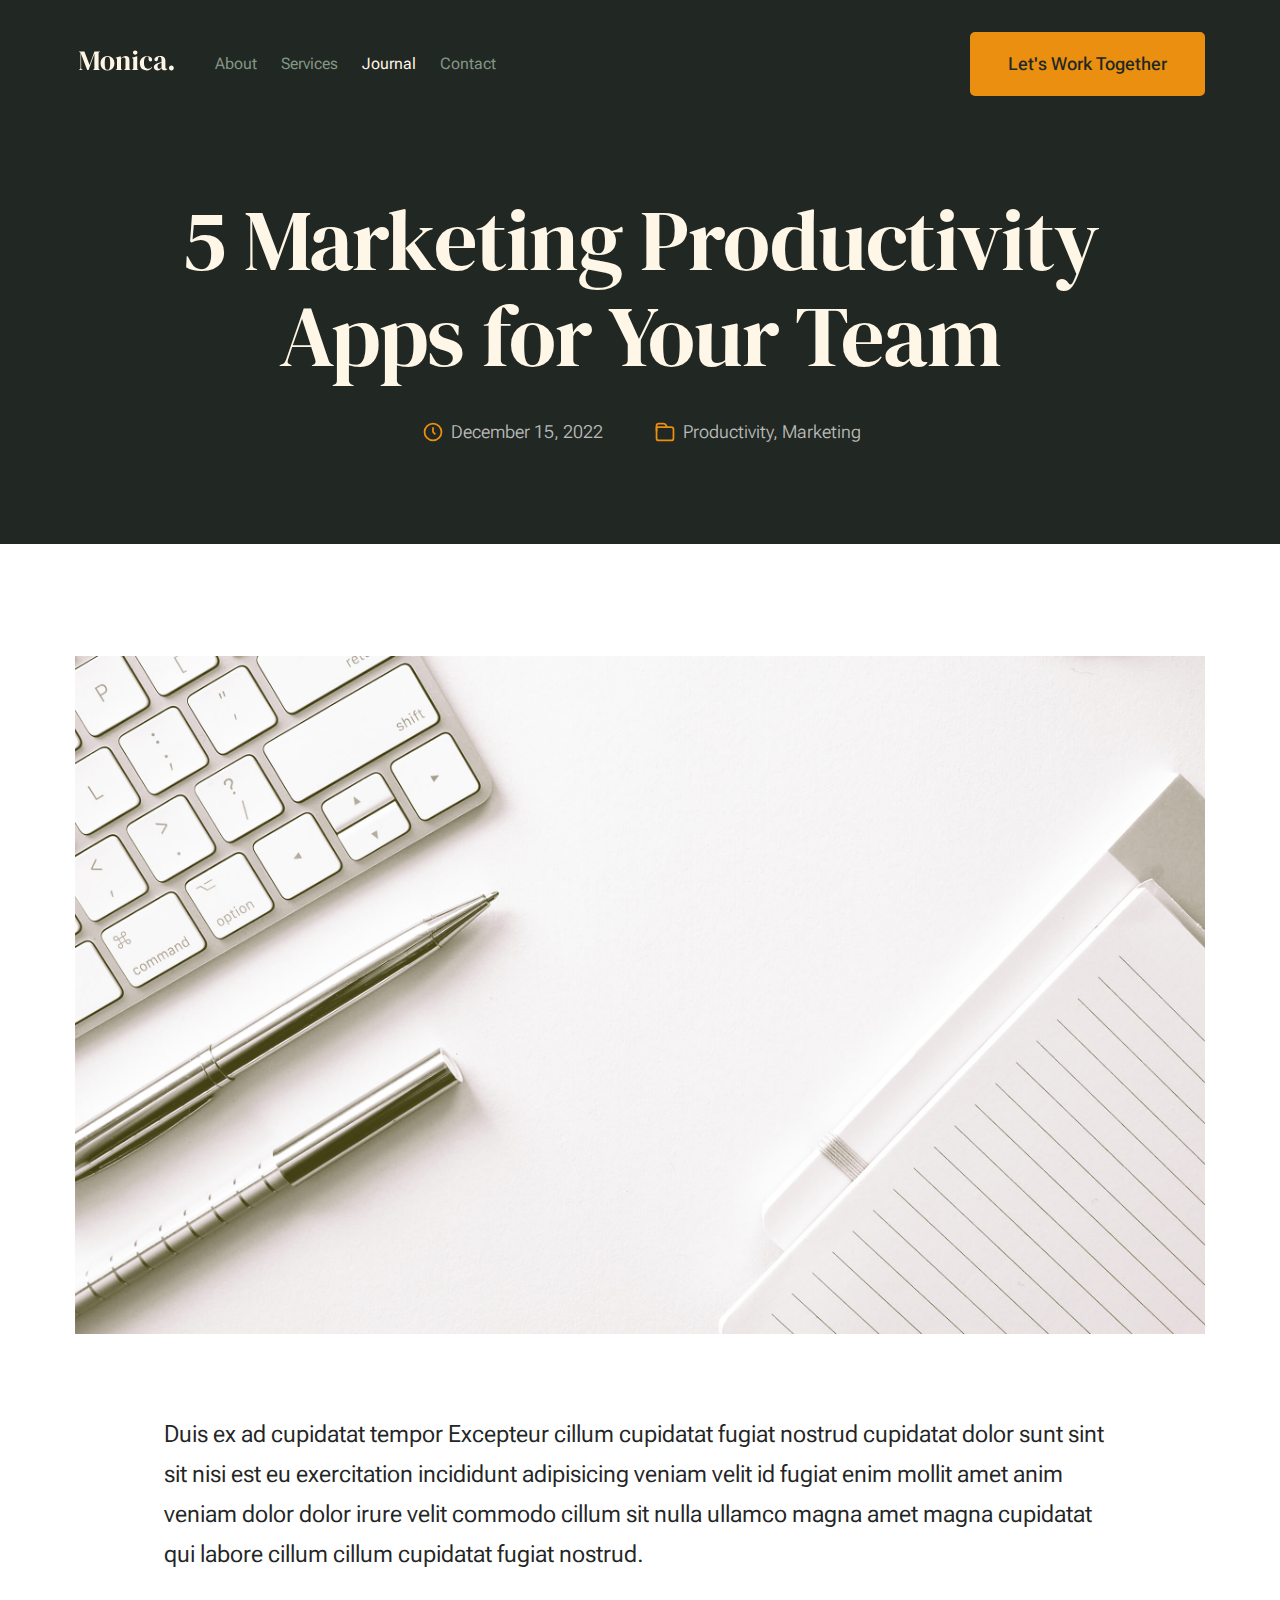
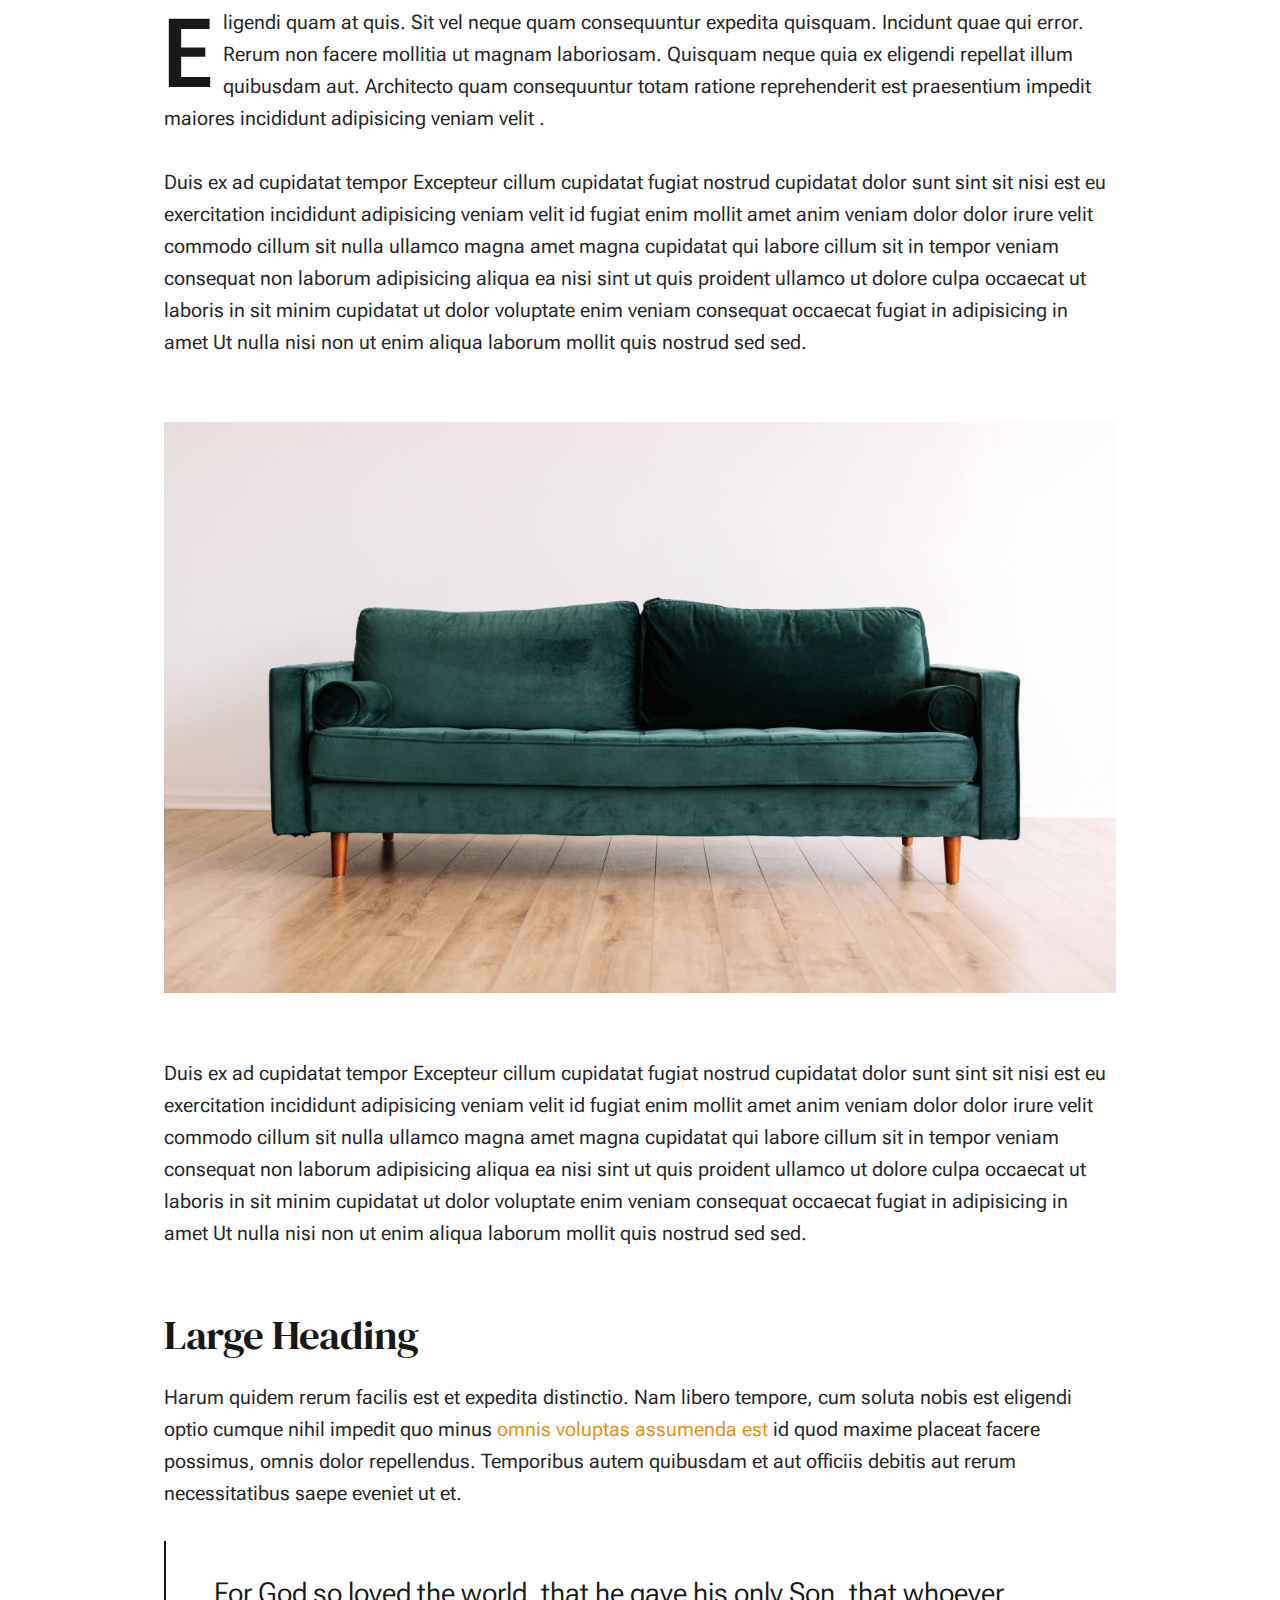
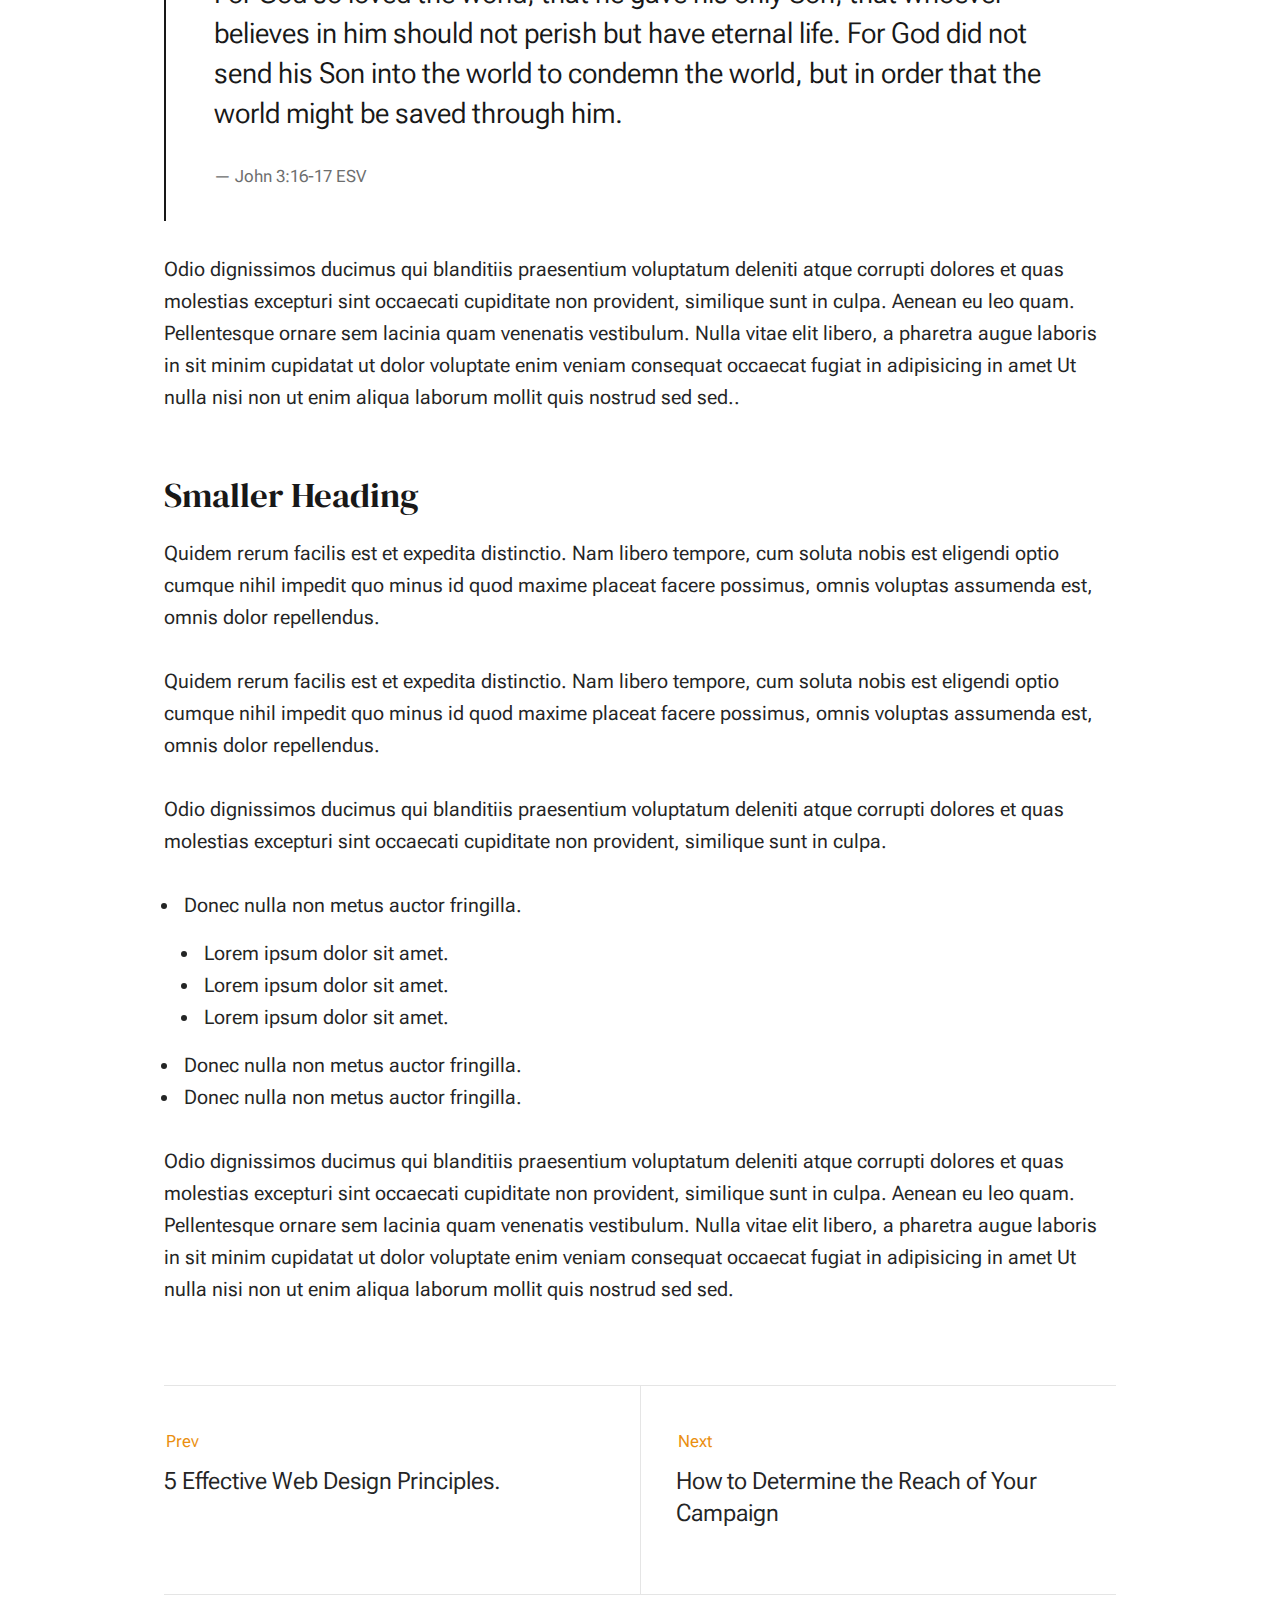
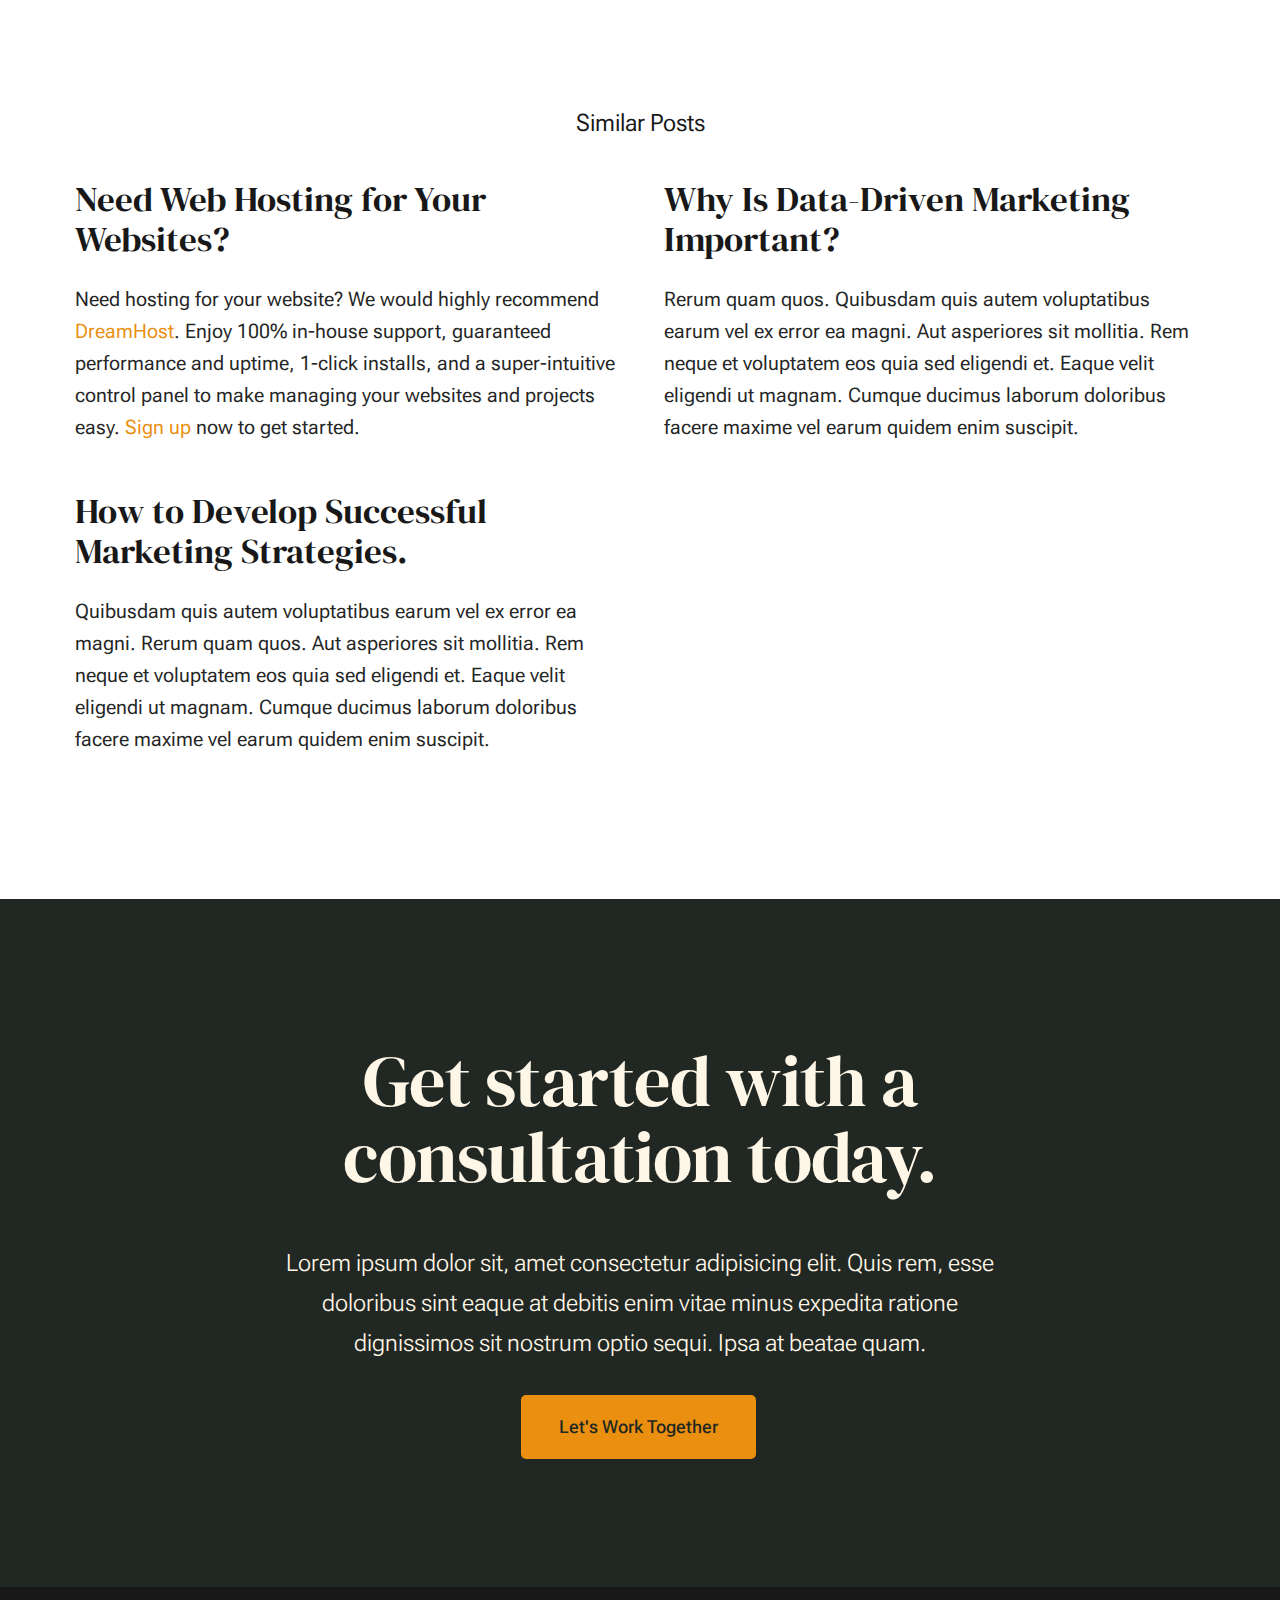
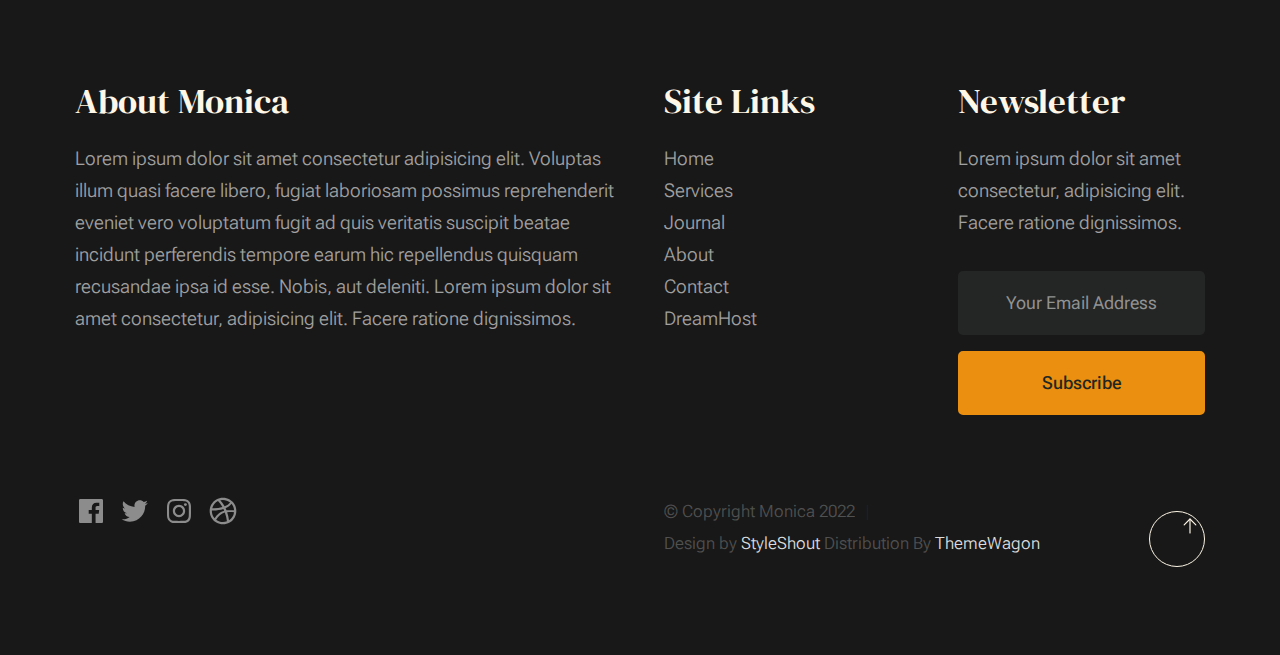
<file: virasha/virasha/single.html>
<!DOCTYPE html>
<html lang="en" class="no-js" >
<head>

    <!--- basic page needs
    ================================================== -->
    <meta charset="utf-8">
    <meta name="viewport" content="width=device-width, initial-scale=1">
    <title>Single - Monica</title>

    <script>
        document.documentElement.classList.remove('no-js');
        document.documentElement.classList.add('js');
    </script>

    <!-- CSS
    ================================================== -->
    <link rel="stylesheet" href="css/vendor.css">
    <link rel="stylesheet" href="css/styles.css">

    <!-- favicons
    ================================================== -->
    <link rel="apple-touch-icon" sizes="180x180" href="apple-touch-icon.png">
    <link rel="icon" type="image/png" sizes="32x32" href="favicon-32x32.png">
    <link rel="icon" type="image/png" sizes="16x16" href="favicon-16x16.png">
    <link rel="manifest" href="site.webmanifest">

</head>


<body id="top">


    <!-- preloader
    ================================================== -->
    <div id="preloader">
        <div id="loader" class="dots-fade">
            <div></div>
            <div></div>
            <div></div>
        </div>
    </div>


    <!-- page wrap
    ================================================== -->
    <div id="page" class="s-pagewrap">


        <!-- # site header 
        ================================================== -->
        <header class="s-header">

            <div class="row s-header__inner width-sixteen-col">

                <div class="s-header__block">
                    <div class="s-header__logo">
                        <a class="logo" href="index.html">
                            <img src="images/logo.svg" alt="Homepage">
                        </a>
                    </div>

                    <a class="s-header__menu-toggle" href="#0"><span>Menu</span></a>
                </div> <!-- end s-header__block -->

                <nav class="s-header__nav">    
                    <ul class="s-header__menu-links">
                        <li><a href="about.html">About</a></li>
                        <li><a href="services.html">Services</a></li>
                        <li class="current"><a href="blog.html">Journal</a></li>
                        <li><a href="contact.html">Contact</a></li>
                    </ul> <!-- s-header__menu-links -->

                    <div class="s-header__contact">
                        <a href="contact.html" class="btn btn--primary s-header__contact-btn">Let's Work Together</a>
                        
                    </div> <!-- s-header__contact -->    
                </nav> <!-- end s-header__nav -->

            </div> <!-- end s-header__inner -->

        </header> <!-- end s-header -->


        <!-- # site main content
        ================================================== -->
        <article id="content" class="s-content entry">

            <div class="s-pageheader entry__header">
                <div class="row">
                    <div class="column xl-12">

                        <h1 class="entry__title">
                            5 Marketing Productivity Apps for Your Team
                        </h1> <!-- end entry__title -->

                        <div class="entry__meta">
                            <div class="entry__meta-date">
                                <svg width="24" height="24" fill="none" viewBox="0 0 24 24">
                                    <circle cx="12" cy="12" r="7.25" stroke="currentColor" stroke-width="1.5"></circle>
                                    <path stroke="currentColor" stroke-width="1.5" d="M12 8V12L14 14"></path>
                                </svg>
                                December 15, 2022 
                            </div>
                            <div class="entry__meta-cat">
                                <svg width="24" height="24" fill="none" viewBox="0 0 24 24">
                                    <path stroke="currentColor" stroke-linecap="round" stroke-linejoin="round" stroke-width="1.5" d="M19.25 17.25V9.75C19.25 8.64543 18.3546 7.75 17.25 7.75H4.75V17.25C4.75 18.3546 5.64543 19.25 6.75 19.25H17.25C18.3546 19.25 19.25 18.3546 19.25 17.25Z"></path>
                                    <path stroke="currentColor" stroke-linecap="round" stroke-linejoin="round" stroke-width="1.5" d="M13.5 7.5L12.5685 5.7923C12.2181 5.14977 11.5446 4.75 10.8127 4.75H6.75C5.64543 4.75 4.75 5.64543 4.75 6.75V11"></path>
                                </svg>                                      
                                <span class="cat-links">
                                    <a href="blog.html">Productivity</a>
                                    <a href="blog.html">Marketing</a>
                                </span>
                            </div>
                        </div> <!-- end entry__meta -->

                    </div>
                </div>
            </div> <!-- end entry__header --> 

            <div class="s-pagecontent entry__content">

                <div class="row entry__media">
                    <div class="column xl-12">
                        <figure class="featured-image">
                            <img src="images/thumbs/single/standard-1200.jpg" 
                                 srcset="images/thumbs/single/standard-2400.jpg 2400w, 
                                         images/thumbs/single/standard-1200.jpg 1200w, 
                                         images/thumbs/single/standard-600.jpg 600w" sizes="(max-width: 2400px) 100vw, 2400px" alt="">
                        </figure>
                    </div>
                </div> <!-- end entry__media -->

                <div class="row entry__primary width-narrower">
                    <div class="column xl-12"> 

                            <p class="lead">
                            Duis ex ad cupidatat tempor Excepteur cillum cupidatat fugiat nostrud cupidatat dolor 
                            sunt sint sit nisi est eu exercitation incididunt adipisicing veniam velit id fugiat 
                            enim mollit amet anim veniam dolor dolor irure velit commodo cillum sit nulla ullamco 
                            magna amet magna cupidatat qui labore cillum cillum cupidatat fugiat nostrud. </p> 

                            <p class="drop-cap">
                            Eligendi quam at quis. Sit vel neque quam consequuntur expedita quisquam. Incidunt quae 
                            qui error. Rerum non facere mollitia ut magnam laboriosam. Quisquam neque quia ex eligendi 
                            repellat illum quibusdam aut. Architecto quam consequuntur totam ratione reprehenderit est 
                            praesentium impedit maiores incididunt adipisicing veniam velit .
                            </p>
    
                            <p>
                            Duis ex ad cupidatat tempor Excepteur cillum cupidatat fugiat nostrud cupidatat dolor 
                            sunt sint sit nisi est eu exercitation incididunt adipisicing veniam velit id fugiat 
                            enim mollit amet anim veniam dolor dolor irure velit commodo cillum sit nulla ullamco 
                            magna amet magna cupidatat qui labore cillum sit in tempor veniam consequat non laborum 
                            adipisicing aliqua ea nisi sint ut quis proident ullamco ut dolore culpa occaecat ut 
                            laboris in sit minim cupidatat ut dolor voluptate enim veniam consequat occaecat fugiat 
                            in adipisicing in amet Ut nulla nisi non ut enim aliqua laborum mollit quis nostrud sed sed.
                            </p>
            
                            <figure class="alignwide">
                                <img src="images/sample-1200.jpg" 
                                     srcset="images/sample-2400.jpg 2400w, 
                                             images/sample-1200.jpg 1200w, 
                                             images/sample-600.jpg 600w" sizes="(max-width: 2400px) 100vw, 2400px" alt="">
                            </figure>
    
                            <p>
                            Duis ex ad cupidatat tempor Excepteur cillum cupidatat fugiat nostrud cupidatat dolor 
                            sunt sint sit nisi est eu exercitation incididunt adipisicing veniam velit id fugiat 
                            enim mollit amet anim veniam dolor dolor irure velit commodo cillum sit nulla ullamco 
                            magna amet magna cupidatat qui labore cillum sit in tempor veniam consequat non laborum 
                            adipisicing aliqua ea nisi sint ut quis proident ullamco ut dolore culpa occaecat ut 
                            laboris in sit minim cupidatat ut dolor voluptate enim veniam consequat occaecat fugiat 
                            in adipisicing in amet Ut nulla nisi non ut enim aliqua laborum mollit quis nostrud sed sed.
                            </p>
    
                            <h2>Large Heading</h2>
        
                            <p>
                            Harum quidem rerum facilis est et expedita distinctio. Nam libero tempore, cum soluta 
                            nobis est eligendi optio cumque nihil impedit quo minus <a href="http://#">omnis voluptas assumenda est</a> 
                            id quod maxime placeat facere possimus, omnis dolor repellendus. Temporibus autem quibusdam et 
                            aut officiis debitis aut rerum necessitatibus saepe eveniet ut et.</p>
    
                            <blockquote>
                                <p>
                                For God so loved the world, that he gave his only Son, that whoever believes in 
                                him should not perish but have eternal life. For God did not send his Son into 
                                the world to condemn the world, but in order that the world might be 
                                saved through him.
                                </p>
                                <cite>John 3:16-17 ESV</cite>
                            </blockquote>
    
                            <p>
                            Odio dignissimos ducimus qui blanditiis praesentium voluptatum deleniti atque corrupti dolores 
                            et quas molestias excepturi sint occaecati cupiditate non provident, similique sunt in culpa. 
                            Aenean eu leo quam. Pellentesque ornare sem lacinia quam venenatis vestibulum. Nulla vitae elit 
                            libero, a pharetra augue laboris in sit minim cupidatat ut dolor voluptate enim veniam consequat 
                            occaecat fugiat in adipisicing in amet Ut nulla nisi non ut enim aliqua laborum mollit quis nostrud sed sed..</p>
    
                            <h3>Smaller Heading</h3>
    
                            <p>
                            Quidem rerum facilis est et expedita distinctio. Nam libero tempore, cum soluta nobis est 
                            eligendi optio cumque nihil impedit quo minus id quod maxime placeat facere possimus, omnis voluptas 
                            assumenda est, omnis dolor repellendus.
                            </p>
    
                            <p>
                            Quidem rerum facilis est et expedita distinctio. Nam libero tempore, cum soluta nobis est 
                            eligendi optio cumque nihil impedit quo minus id quod maxime placeat facere possimus, omnis voluptas 
                            assumenda est, omnis dolor repellendus.
                            </p>
                                    
                            <p>
                            Odio dignissimos ducimus qui blanditiis praesentium voluptatum deleniti atque corrupti dolores et 
                            quas molestias excepturi sint occaecati cupiditate non provident, similique sunt in culpa.</p>
    
                            <ul>
                                <li>Donec nulla non metus auctor fringilla.
                                    <ul>
                                        <li>Lorem ipsum dolor sit amet.</li>
                                        <li>Lorem ipsum dolor sit amet.</li>
                                        <li>Lorem ipsum dolor sit amet.</li>
                                    </ul>
                                </li>
                                <li>Donec nulla non metus auctor fringilla.</li>
                                <li>Donec nulla non metus auctor fringilla.</li>
                            </ul>
    
                            <p>
                            Odio dignissimos ducimus qui blanditiis praesentium voluptatum deleniti atque corrupti dolores et quas 
                            molestias excepturi sint occaecati cupiditate non provident, similique sunt in culpa. Aenean eu leo quam. 
                            Pellentesque ornare sem lacinia quam venenatis vestibulum. Nulla vitae elit libero, a pharetra augue 
                            laboris in sit minim cupidatat ut dolor voluptate enim veniam consequat occaecat fugiat in adipisicing 
                            in amet Ut nulla nisi non ut enim aliqua laborum mollit quis nostrud sed sed.
                            </p>        

                            <div class="post-nav">
                                <div class="post-nav__prev">
                                    <a href="single-standard.html" rel="prev">
                                        <span>Prev</span>
                                        5 Effective Web Design Principles. 
                                    </a>
                                </div>
                                <div class="post-nav__next">
                                    <a href="single-standard.html" rel="next">
                                        <span>Next</span>
                                        How to Determine the Reach of Your Campaign
                                    </a>
                                </div>
                            </div> <!-- end post-nav -->                                                   
                   
                    </div> <!-- end column-->
                </div> <!-- end entry__primary -->    
                
                <div class="row related-posts">
                    <div class="column xl-12">

                        <h4 class="text-center">Similar Posts</h4>

                        <div class="grid-list-items">
                
                            <div class="grid-list-items__item blog-card">
                                <div class="blog-card__header">
                                    <h3 class="blog-card__title"><a href="https://www.dreamhost.com/r.cgi?287326">Need Web Hosting for Your Websites?</a></h3>
                                </div>
                                <div class="blog-card__text">
                                    <p>
                                    Need hosting for your website? We would highly recommend <a href="https://www.dreamhost.com/r.cgi?287326">DreamHost</a>.
                                    Enjoy 100% in-house support, guaranteed performance and uptime, 1-click installs, and a super-intuitive control 
                                    panel to make managing your websites and projects easy. <a href="https://www.dreamhost.com/r.cgi?287326">Sign up</a> now to get started.
                                    </p>
                                </div>
                            </div> <!-- end blog-card -->
                            <div class="grid-list-items__item blog-card">
                                <div class="blog-card__header">
                                    <h3 class="blog-card__title"><a href="single.html">Why Is Data-Driven Marketing Important?</a></h3>
                                </div>
                                <div class="blog-card__text">
                                    <p>
                                    Rerum quam quos. Quibusdam quis autem voluptatibus earum vel ex error ea magni. Aut asperiores 
                                    sit mollitia. Rem neque et voluptatem eos quia sed eligendi et. Eaque velit eligendi ut 
                                    magnam. Cumque ducimus laborum doloribus facere maxime vel earum quidem enim suscipit.
                                    </p>
                                </div>
                            </div> <!-- end blog-card -->
                            <div class="grid-list-items__item blog-card">
                                <div class="blog-card__header">
                                    <h3 class="blog-card__title"><a href="single.html">How to Develop Successful Marketing Strategies.</a></h3>
                                </div>
                                <div class="blog-card__text">
                                    <p>
                                    Quibusdam quis autem voluptatibus earum vel ex error ea magni. Rerum quam quos. Aut asperiores 
                                    sit mollitia. Rem neque et voluptatem eos quia sed eligendi et. Eaque velit eligendi ut 
                                    magnam. Cumque ducimus laborum doloribus facere maxime vel earum quidem enim suscipit.
                                    </p>
                                </div>
                            </div> <!-- end blog card -->
                        
                        </div> <!-- end grid-list-items -->
                          
                    </div> <!-- end column -->
                </div> <!-- end related-posts --> 

            </div> <!-- end entry__content -->

        </article> <!-- s-content entry-->
        

        <!-- # cta
        ================================================== -->
        <section id="cta" class="s-cta">

            <div class="row row-x-center text-center">
                <div class="column xl-8 lg-12">

                    <div class="s-cta__content">
                        <h2 class="text-display-title">
                        Get started with a consultation today.
                        </h2>
                        <p class="lead">
                        Lorem ipsum dolor sit, amet consectetur adipisicing elit. Quis rem, esse doloribus sint eaque at debitis enim vitae minus expedita ratione dignissimos sit nostrum optio sequi. Ipsa at beatae quam.
                        </p>
                        <a href="contact.html" class="btn btn--primary">Let's Work Together</a>
                    </div>

                </div>
            </div>

        </section> <!-- end s-cta -->


        <!-- # footer 
        ================================================== -->
        <footer class="s-footer">
            <div class="row s-footer__content">
                <div class="column xl-6 lg-6 md-12 s-footer__block s-footer__about">                    
                    <h3>About Monica</h3>
                    <p>
                    Lorem ipsum dolor sit amet consectetur adipisicing elit. Voluptas illum quasi facere libero, 
                    fugiat laboriosam possimus reprehenderit eveniet vero voluptatum fugit ad quis veritatis suscipit beatae 
                    incidunt perferendis tempore earum hic repellendus quisquam recusandae ipsa id esse. Nobis, aut deleniti.
                    Lorem ipsum dolor sit amet consectetur, adipisicing elit. Facere ratione dignissimos.
                    </p>               
                </div>                
                <div class="column xl-3 lg-6 md-12 s-footer__block s-footer__site-links">
                    <h3>Site Links</h3>
                    <ul class="link-list">
                        <li><a href="index.html">Home</a></li>
                        <li><a href="services.html">Services</a></li>
                        <li><a href="blog.html">Journal</a></li>
                        <li><a href="about.html">About</a></li>
                        <li><a href="contact.html">Contact</a></li>
                        <li><a href="https://www.dreamhost.com/r.cgi?287326">DreamHost</a></li>
                    </ul>
                </div>
                <div class="column xl-3 lg-6 md-12 tab-12 s-footer__block s-footer__newsletter">
                    <h3>Newsletter</h3>

                    <p>
                    Lorem ipsum dolor sit amet consectetur, adipisicing elit. Facere ratione dignissimos.
                    </p>

                    <div class="subscribe-form">
                        <form id="mc-form" class="mc-form">
                            <input type="email" name="EMAIL" id="mce-EMAIL" class="u-fullwidth text-center" placeholder="Your Email Address" title="The domain portion of the email address is invalid (the portion after the @)." pattern="^([^\x00-\x20\x22\x28\x29\x2c\x2e\x3a-\x3c\x3e\x40\x5b-\x5d\x7f-\xff]+|\x22([^\x0d\x22\x5c\x80-\xff]|\x5c[\x00-\x7f])*\x22)(\x2e([^\x00-\x20\x22\x28\x29\x2c\x2e\x3a-\x3c\x3e\x40\x5b-\x5d\x7f-\xff]+|\x22([^\x0d\x22\x5c\x80-\xff]|\x5c[\x00-\x7f])*\x22))*\x40([^\x00-\x20\x22\x28\x29\x2c\x2e\x3a-\x3c\x3e\x40\x5b-\x5d\x7f-\xff]+|\x5b([^\x0d\x5b-\x5d\x80-\xff]|\x5c[\x00-\x7f])*\x5d)(\x2e([^\x00-\x20\x22\x28\x29\x2c\x2e\x3a-\x3c\x3e\x40\x5b-\x5d\x7f-\xff]+|\x5b([^\x0d\x5b-\x5d\x80-\xff]|\x5c[\x00-\x7f])*\x5d))*(\.\w{2,})+$" required>
                            <input type="submit" name="subscribe" value="Subscribe" class="btn btn--primary btn--small u-fullwidth">
                            <!-- <div style="position: absolute; left: -5000px;" aria-hidden="true"><input type="text" name="b_cdb7b577e41181934ed6a6a44_9a91cfe7b3" tabindex="-1" value=""></div> -->
                            <div class="mc-status"></div>
                        </form>
                    </div>
                </div>
            </div>    
            
            <div class="row s-footer__bottom">
                <div class="column xl-6 lg-12">
                    <ul class="s-footer__social social-list">
                        <li>
                            <a href="#0">
                                <svg xmlns="http://www.w3.org/2000/svg" width="24" height="24" viewBox="0 0 24 24" style="fill:rgba(0, 0, 0, 1);transform:;-ms-filter:"><path d="M20,3H4C3.447,3,3,3.448,3,4v16c0,0.552,0.447,1,1,1h8.615v-6.96h-2.338v-2.725h2.338v-2c0-2.325,1.42-3.592,3.5-3.592 c0.699-0.002,1.399,0.034,2.095,0.107v2.42h-1.435c-1.128,0-1.348,0.538-1.348,1.325v1.735h2.697l-0.35,2.725h-2.348V21H20 c0.553,0,1-0.448,1-1V4C21,3.448,20.553,3,20,3z"></path></svg>
                                <span class="u-screen-reader-text">Facebook</span>
                            </a>
                        </li>
                        <li>
                            <a href="#0">
                                <svg xmlns="http://www.w3.org/2000/svg" width="24" height="24" viewBox="0 0 24 24" style="fill:rgba(0, 0, 0, 1);transform:;-ms-filter:"><path d="M19.633,7.997c0.013,0.175,0.013,0.349,0.013,0.523c0,5.325-4.053,11.461-11.46,11.461c-2.282,0-4.402-0.661-6.186-1.809 c0.324,0.037,0.636,0.05,0.973,0.05c1.883,0,3.616-0.636,5.001-1.721c-1.771-0.037-3.255-1.197-3.767-2.793 c0.249,0.037,0.499,0.062,0.761,0.062c0.361,0,0.724-0.05,1.061-0.137c-1.847-0.374-3.23-1.995-3.23-3.953v-0.05 c0.537,0.299,1.16,0.486,1.82,0.511C3.534,9.419,2.823,8.184,2.823,6.787c0-0.748,0.199-1.434,0.548-2.032 c1.983,2.443,4.964,4.04,8.306,4.215c-0.062-0.3-0.1-0.611-0.1-0.923c0-2.22,1.796-4.028,4.028-4.028 c1.16,0,2.207,0.486,2.943,1.272c0.91-0.175,1.782-0.512,2.556-0.973c-0.299,0.935-0.936,1.721-1.771,2.22 c0.811-0.088,1.597-0.312,2.319-0.624C21.104,6.712,20.419,7.423,19.633,7.997z"></path></svg>
                                <span class="u-screen-reader-text">Twitter</span>
                            </a>
                        </li>
                        <li>
                            <a href="#0">
                                <svg xmlns="http://www.w3.org/2000/svg" width="24" height="24" viewBox="0 0 24 24" style="fill:rgba(0, 0, 0, 1);transform:;-ms-filter:"><path d="M11.999,7.377c-2.554,0-4.623,2.07-4.623,4.623c0,2.554,2.069,4.624,4.623,4.624c2.552,0,4.623-2.07,4.623-4.624 C16.622,9.447,14.551,7.377,11.999,7.377L11.999,7.377z M11.999,15.004c-1.659,0-3.004-1.345-3.004-3.003 c0-1.659,1.345-3.003,3.004-3.003s3.002,1.344,3.002,3.003C15.001,13.659,13.658,15.004,11.999,15.004L11.999,15.004z"></path><circle cx="16.806" cy="7.207" r="1.078"></circle><path d="M20.533,6.111c-0.469-1.209-1.424-2.165-2.633-2.632c-0.699-0.263-1.438-0.404-2.186-0.42 c-0.963-0.042-1.268-0.054-3.71-0.054s-2.755,0-3.71,0.054C7.548,3.074,6.809,3.215,6.11,3.479C4.9,3.946,3.945,4.902,3.477,6.111 c-0.263,0.7-0.404,1.438-0.419,2.186c-0.043,0.962-0.056,1.267-0.056,3.71c0,2.442,0,2.753,0.056,3.71 c0.015,0.748,0.156,1.486,0.419,2.187c0.469,1.208,1.424,2.164,2.634,2.632c0.696,0.272,1.435,0.426,2.185,0.45 c0.963,0.042,1.268,0.055,3.71,0.055s2.755,0,3.71-0.055c0.747-0.015,1.486-0.157,2.186-0.419c1.209-0.469,2.164-1.424,2.633-2.633 c0.263-0.7,0.404-1.438,0.419-2.186c0.043-0.962,0.056-1.267,0.056-3.71s0-2.753-0.056-3.71C20.941,7.57,20.801,6.819,20.533,6.111z M19.315,15.643c-0.007,0.576-0.111,1.147-0.311,1.688c-0.305,0.787-0.926,1.409-1.712,1.711c-0.535,0.199-1.099,0.303-1.67,0.311 c-0.95,0.044-1.218,0.055-3.654,0.055c-2.438,0-2.687,0-3.655-0.055c-0.569-0.007-1.135-0.112-1.669-0.311 c-0.789-0.301-1.414-0.923-1.719-1.711c-0.196-0.534-0.302-1.099-0.311-1.669c-0.043-0.95-0.053-1.218-0.053-3.654 c0-2.437,0-2.686,0.053-3.655c0.007-0.576,0.111-1.146,0.311-1.687c0.305-0.789,0.93-1.41,1.719-1.712 c0.534-0.198,1.1-0.303,1.669-0.311c0.951-0.043,1.218-0.055,3.655-0.055c2.437,0,2.687,0,3.654,0.055 c0.571,0.007,1.135,0.112,1.67,0.311c0.786,0.303,1.407,0.925,1.712,1.712c0.196,0.534,0.302,1.099,0.311,1.669 c0.043,0.951,0.054,1.218,0.054,3.655c0,2.436,0,2.698-0.043,3.654H19.315z"></path></svg>
                                <span class="u-screen-reader-text">Instagram</span>
                            </a>
                        </li>
                        <li>
                            <a href="#0">
                                <svg xmlns="http://www.w3.org/2000/svg" width="24" height="24" viewBox="0 0 24 24" style="fill: rgba(0, 0, 0, 1);transform: ;msFilter:;"><path d="M20.66 6.98a9.932 9.932 0 0 0-3.641-3.64C15.486 2.447 13.813 2 12 2s-3.486.447-5.02 1.34c-1.533.893-2.747 2.107-3.64 3.64S2 10.187 2 12s.446 3.487 1.34 5.02a9.924 9.924 0 0 0 3.641 3.64C8.514 21.553 10.187 22 12 22s3.486-.447 5.02-1.34a9.932 9.932 0 0 0 3.641-3.64C21.554 15.487 22 13.813 22 12s-.446-3.487-1.34-5.02zM12 3.66c2 0 3.772.64 5.32 1.919-.92 1.174-2.286 2.14-4.1 2.9-1.002-1.813-2.088-3.327-3.261-4.54A7.715 7.715 0 0 1 12 3.66zM5.51 6.8a8.116 8.116 0 0 1 2.711-2.22c1.212 1.201 2.325 2.7 3.34 4.5-2 .6-4.114.9-6.341.9-.573 0-1.006-.013-1.3-.04A8.549 8.549 0 0 1 5.51 6.8zM3.66 12c0-.054.003-.12.01-.2.007-.08.01-.146.01-.2.254.014.641.02 1.161.02 2.666 0 5.146-.367 7.439-1.1.187.373.381.793.58 1.26-1.32.293-2.674 1.006-4.061 2.14S6.4 16.247 5.76 17.5c-1.4-1.587-2.1-3.42-2.1-5.5zM12 20.34c-1.894 0-3.594-.587-5.101-1.759.601-1.187 1.524-2.322 2.771-3.401 1.246-1.08 2.483-1.753 3.71-2.02a29.441 29.441 0 0 1 1.56 6.62 8.166 8.166 0 0 1-2.94.56zm7.08-3.96a8.351 8.351 0 0 1-2.58 2.621c-.24-2.08-.7-4.107-1.379-6.081.932-.066 1.765-.1 2.5-.1.799 0 1.686.034 2.659.1a8.098 8.098 0 0 1-1.2 3.46zm-1.24-5c-1.16 0-2.233.047-3.22.14a27.053 27.053 0 0 0-.68-1.62c2.066-.906 3.532-2.006 4.399-3.3 1.2 1.414 1.854 3.027 1.96 4.84-.812-.04-1.632-.06-2.459-.06z"></path></svg>
                                <span class="u-screen-reader-text">Dribbble</span>
                            </a>
                        </li>
                    </ul> <!-- end s-footer__social -->
                </div>
                <div class="column xl-6 lg-12">
                    <p class="ss-copyright">
                        <span>© Copyright Monica 2022</span> 
                        <span>Design by <a href="https://www.styleshout.com/">StyleShout</a> Distribution By <a href="https://themewagon.com">ThemeWagon</a></span>
                    </p>
                </div>

                <div class="ss-go-top">
                    <a class="smoothscroll" title="Back to Top" href="#top">
                        <svg xmlns="http://www.w3.org/2000/svg" viewBox="0 0 24 24" width="36" height="36" fill="none" stroke="#ffffff" stroke-width="1" stroke-linecap="round" stroke-linejoin="round">&lt;!--!  Atomicons Free 1.00 by @atisalab License - https://atomicons.com/license/ (Icons: CC BY 4.0) Copyright 2021 Atomicons --&gt;<polyline points="17 11 12 6 7 11"></polyline><line x1="12" y1="18" x2="12" y2="6"></line></svg>
                    </a>
                </div> <!-- end ss-go-top -->
            </div>
            
        </footer> <!-- end s-footer -->

    </div> <!-- end page-wrap -->

    <!-- Java Script
    ================================================== -->
    <script src="js/plugins.js"></script>
    <script src="js/main.js"></script>

</body>
</html>
</file>
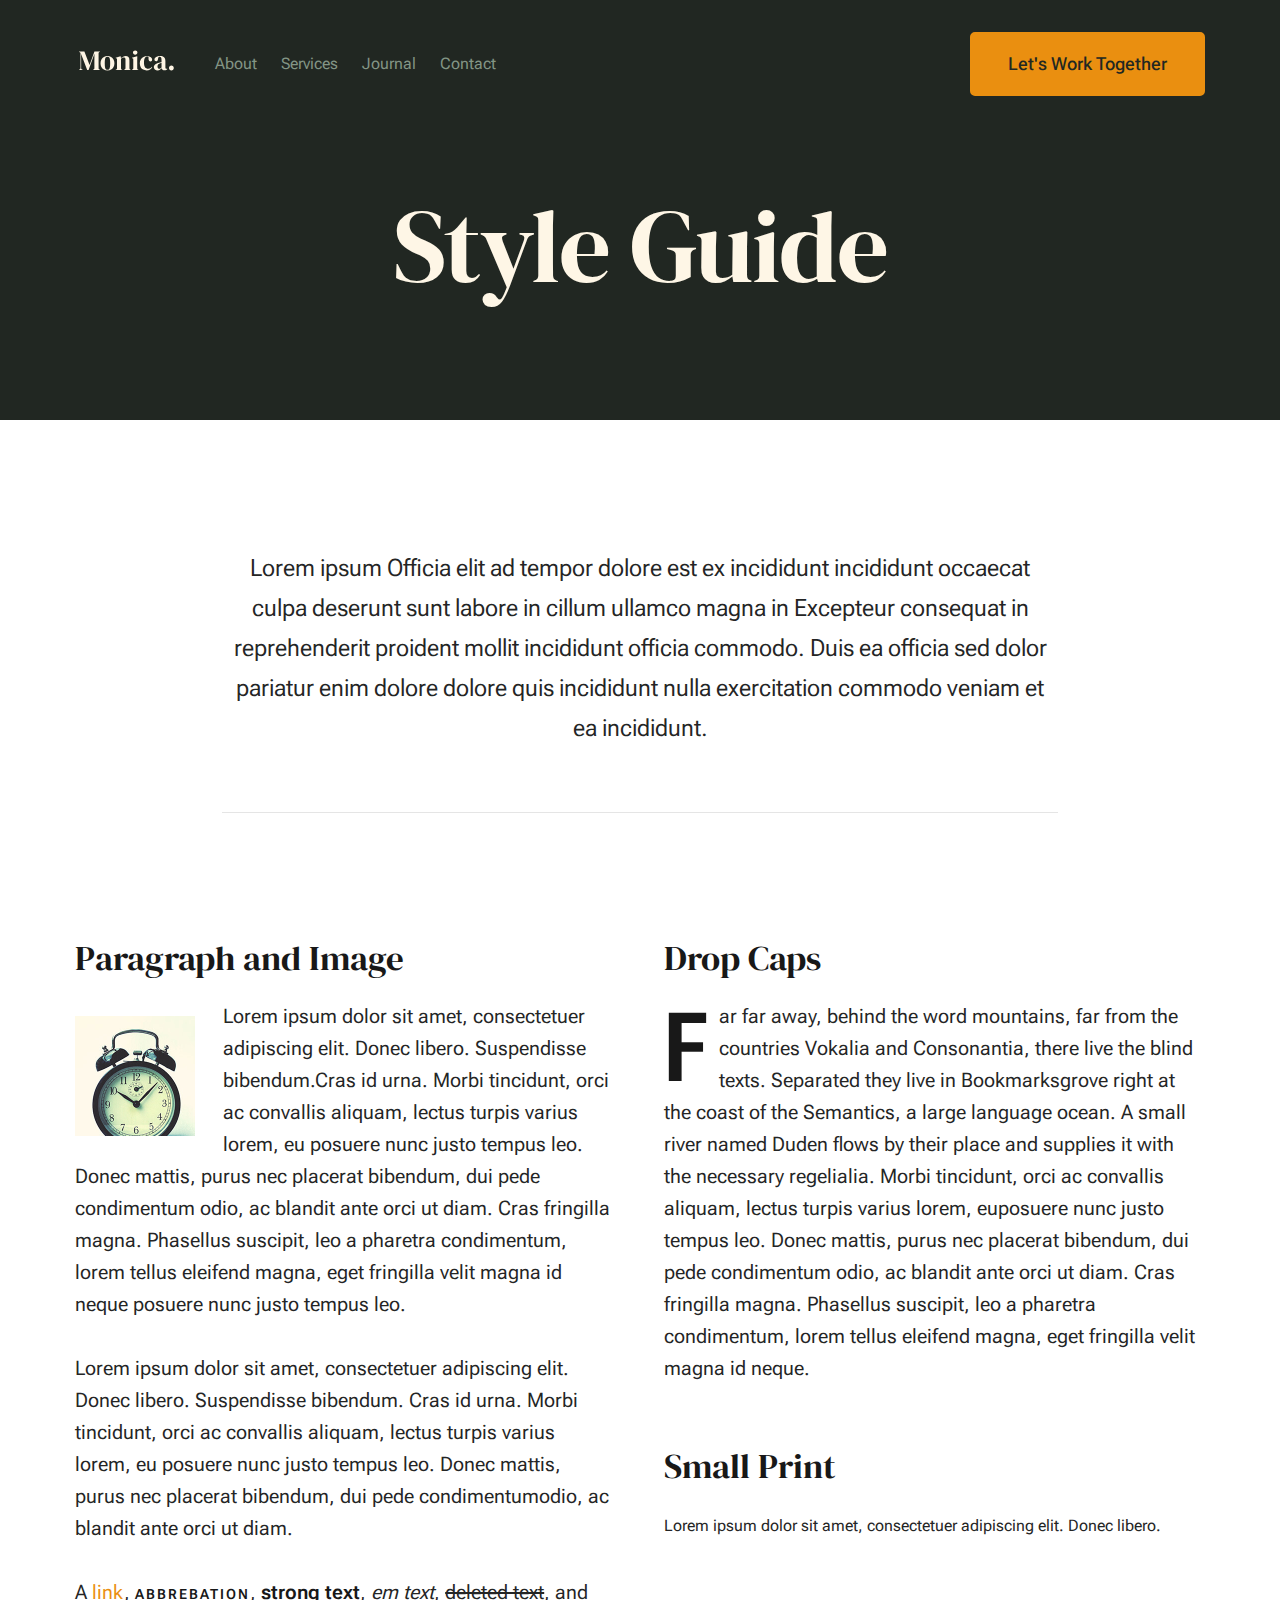
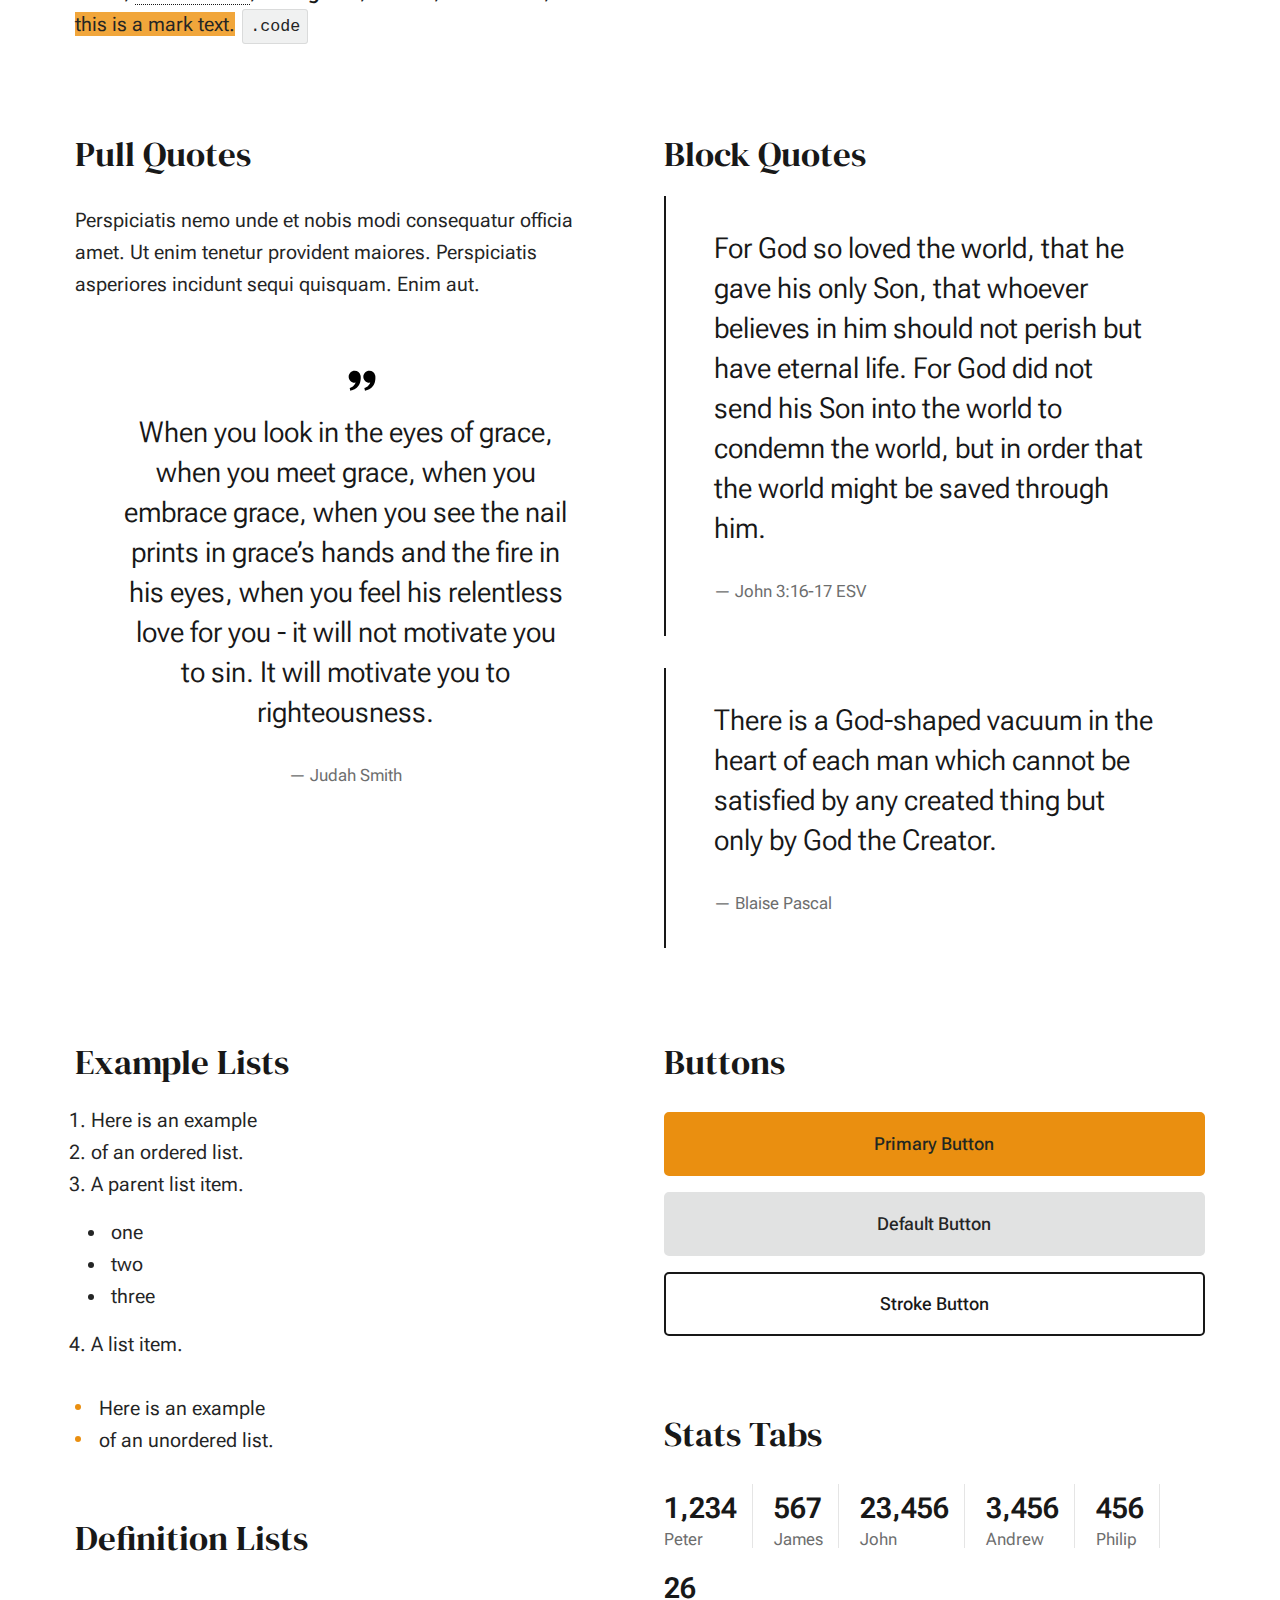
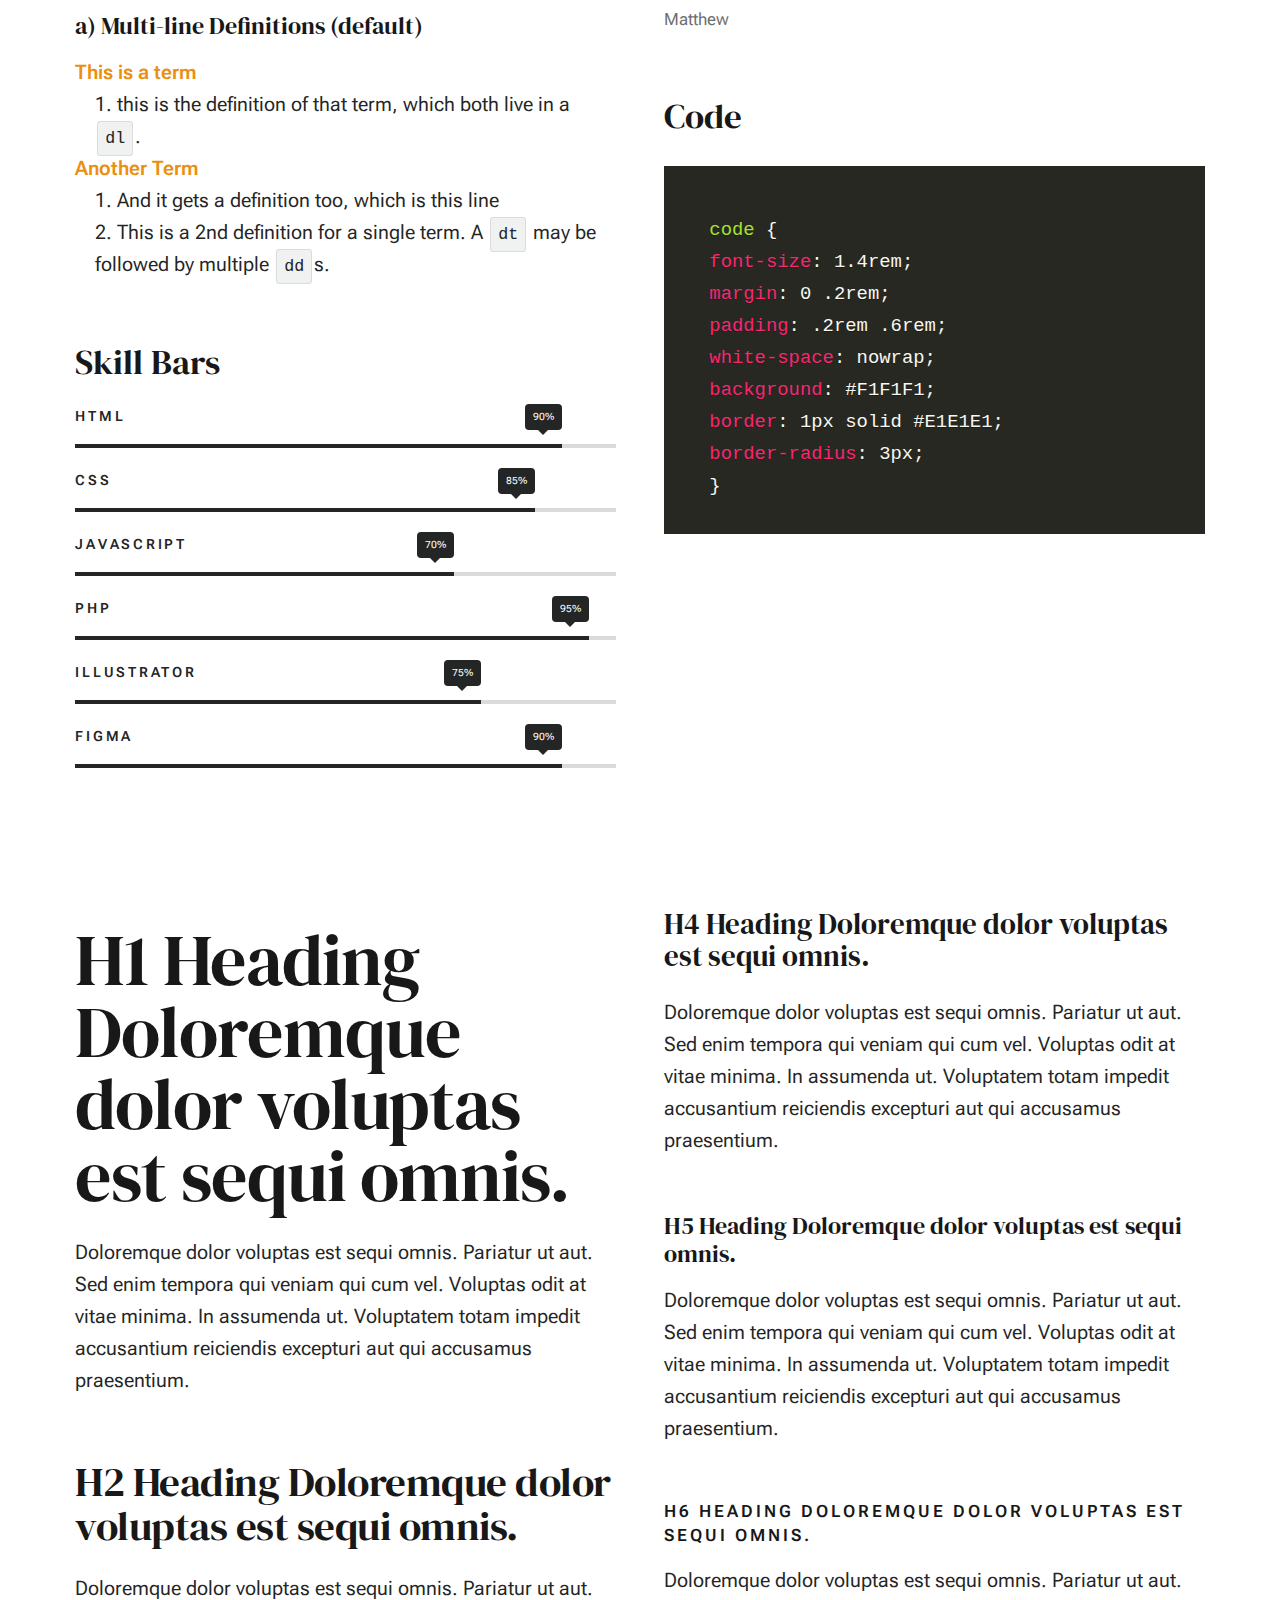
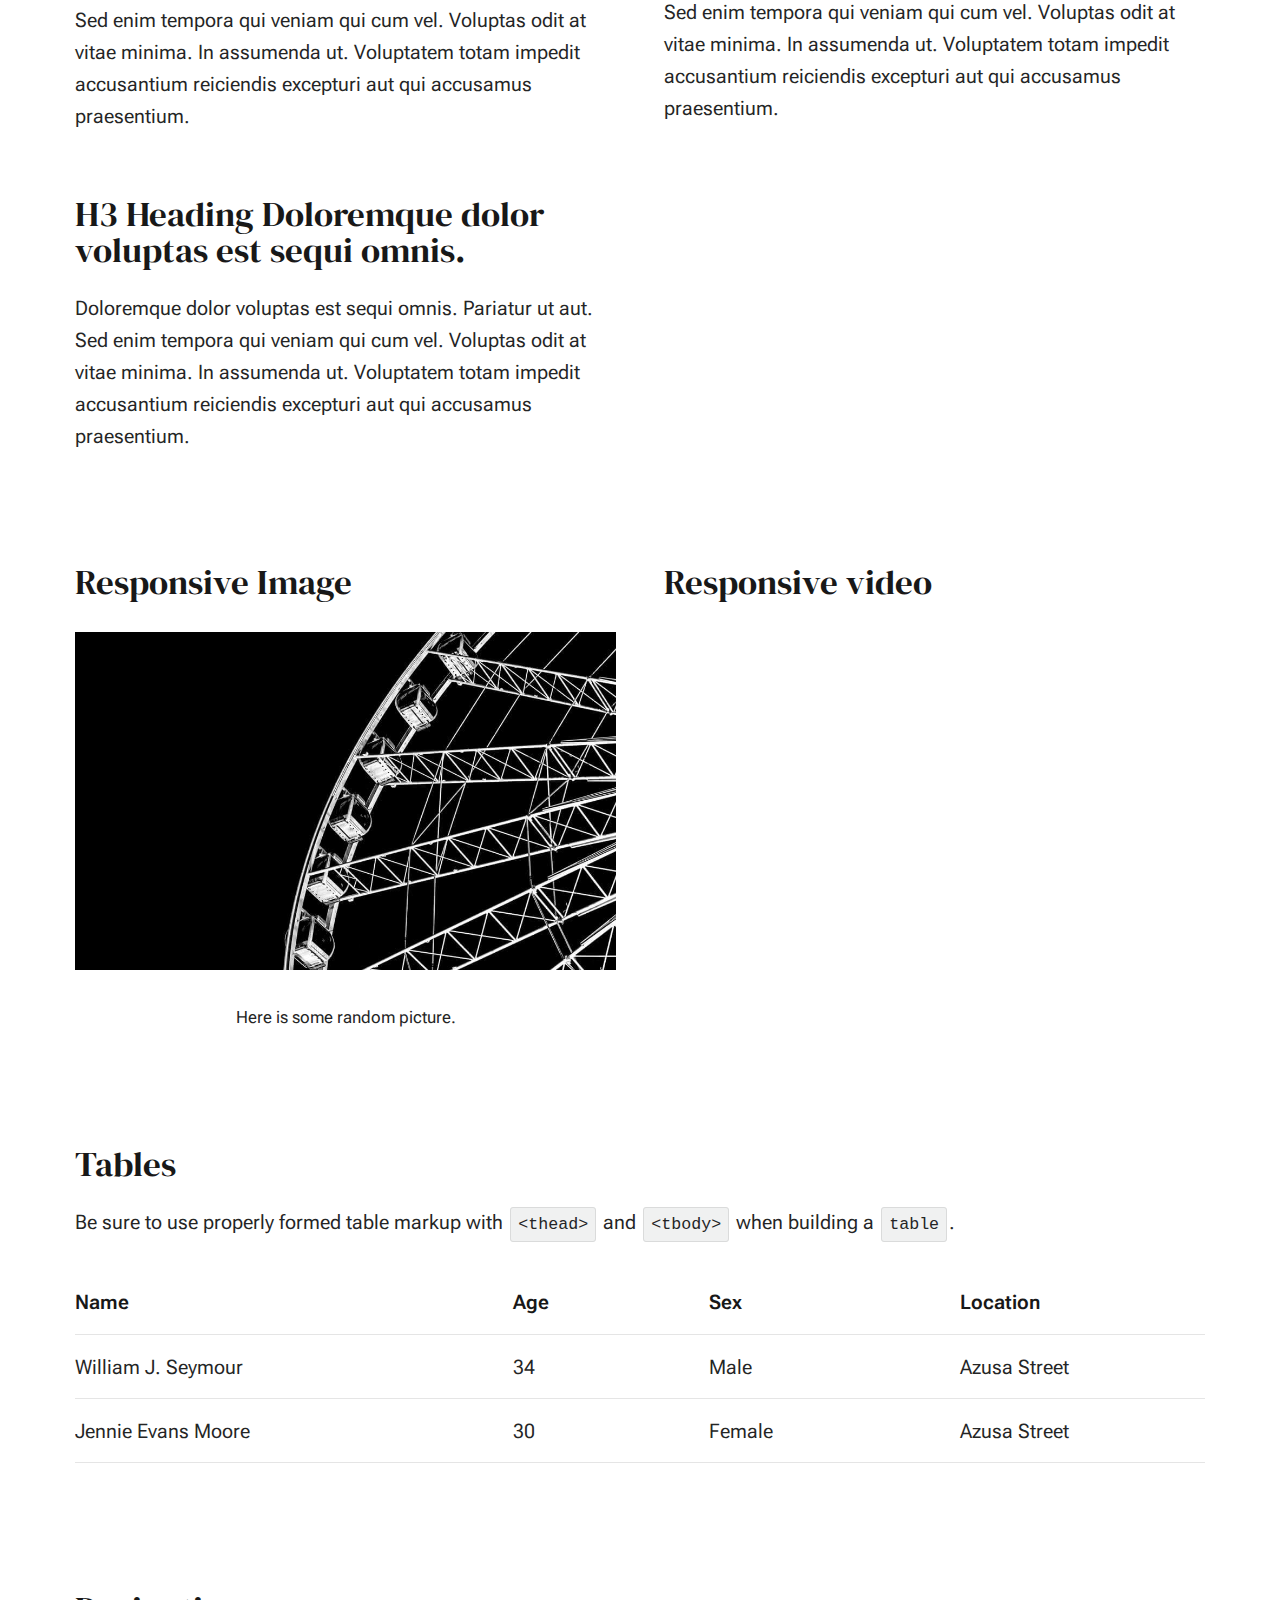
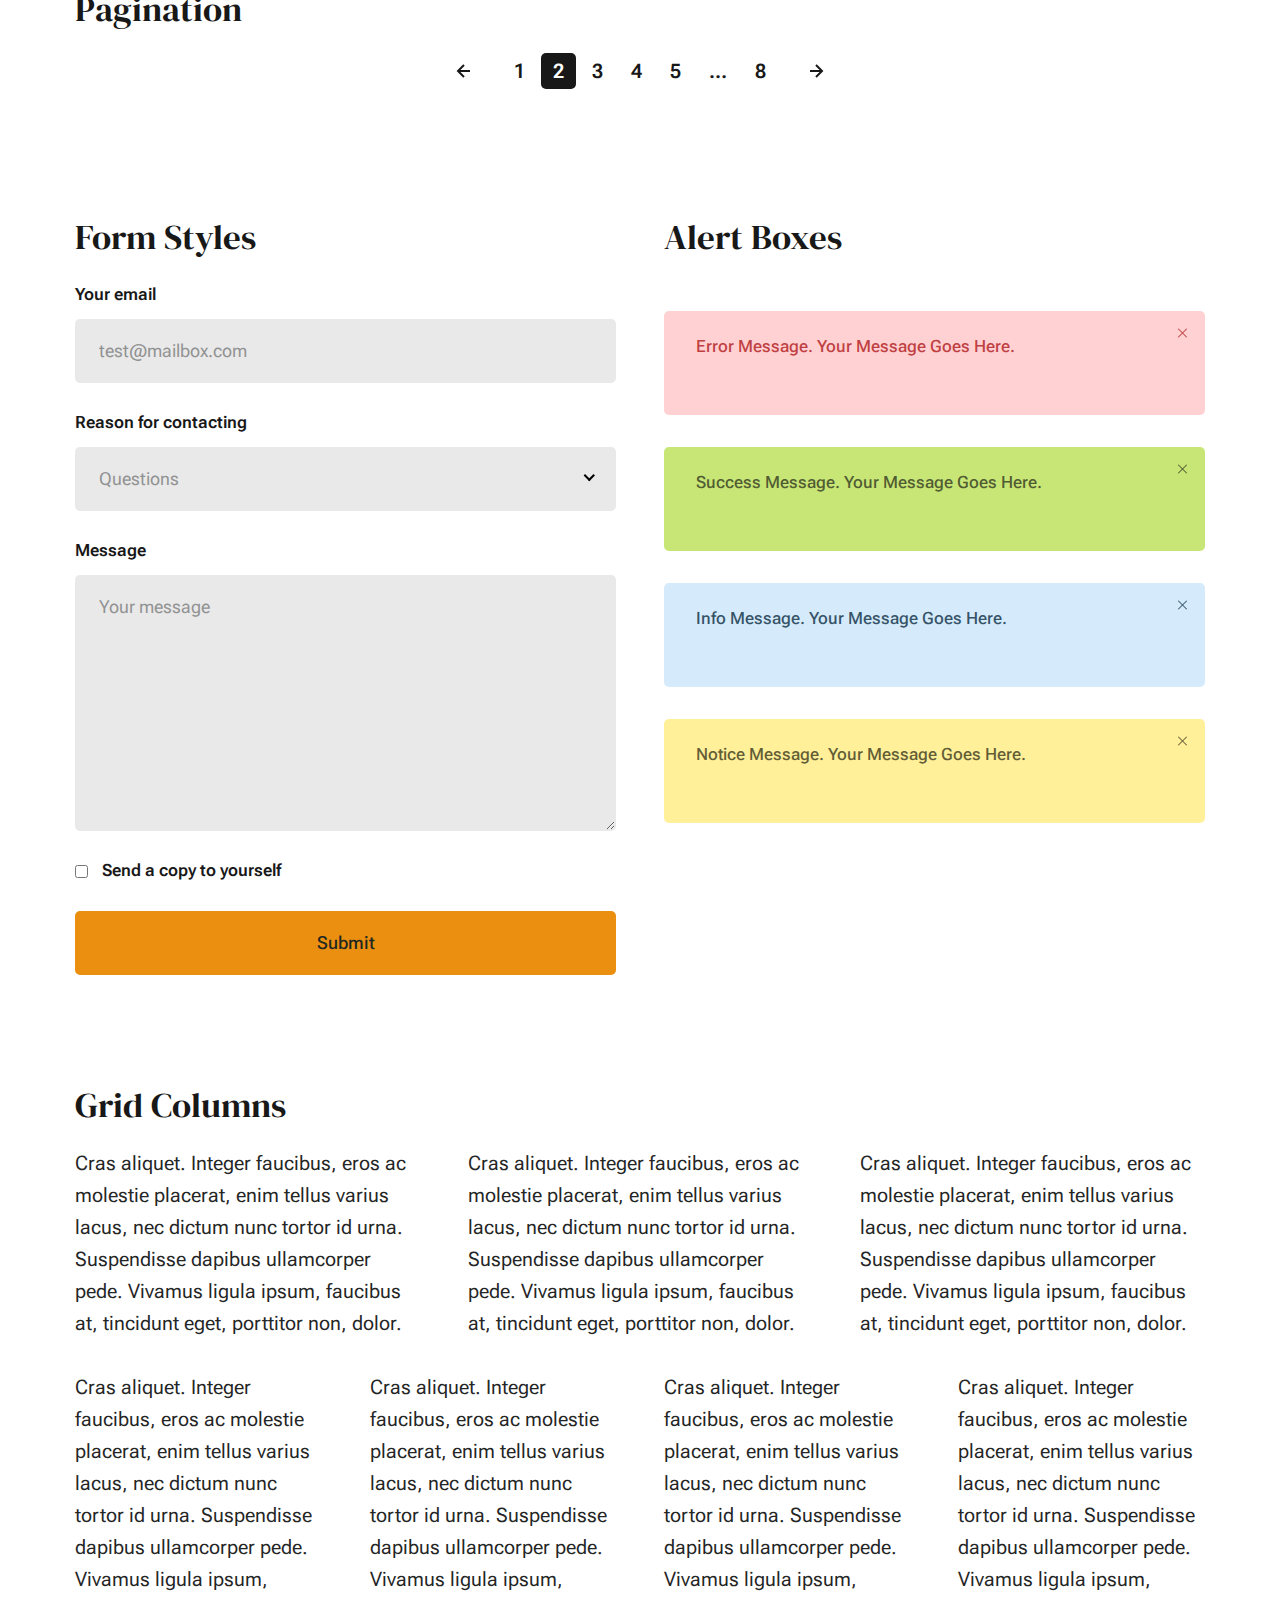
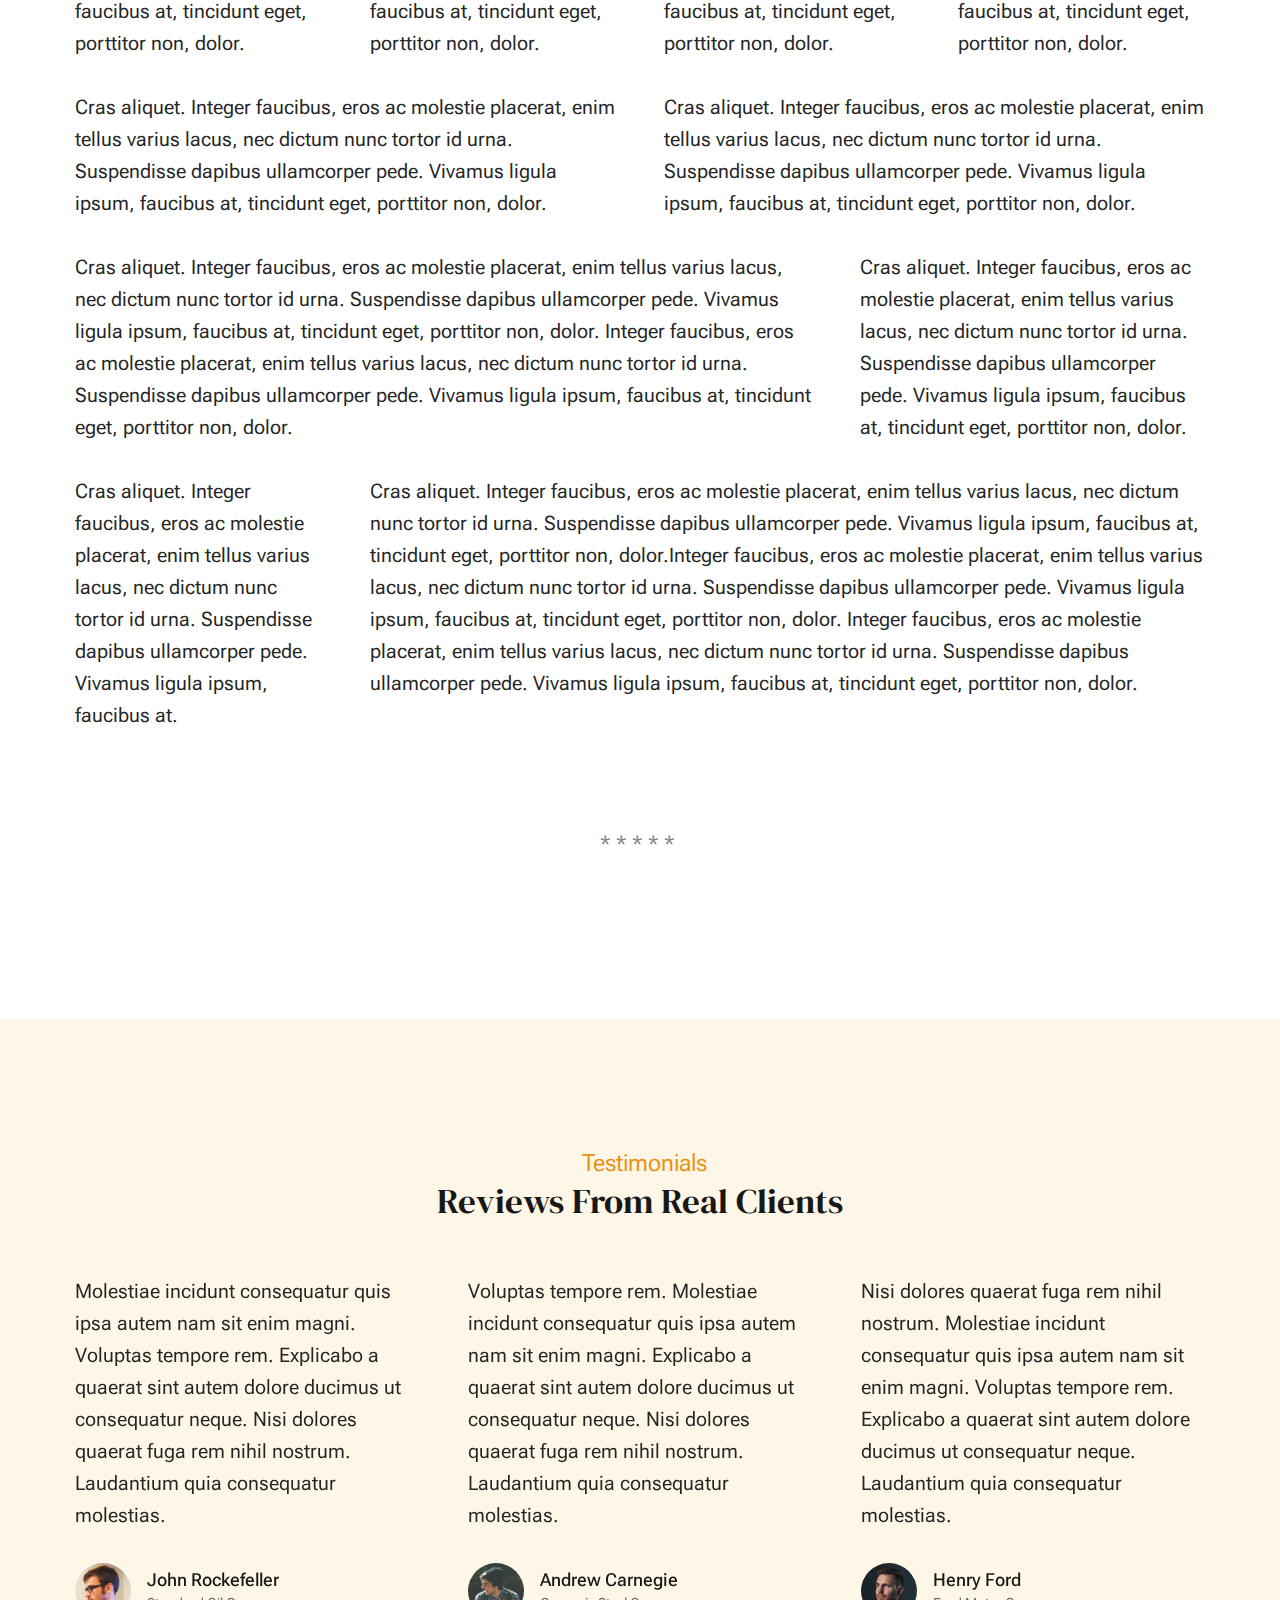
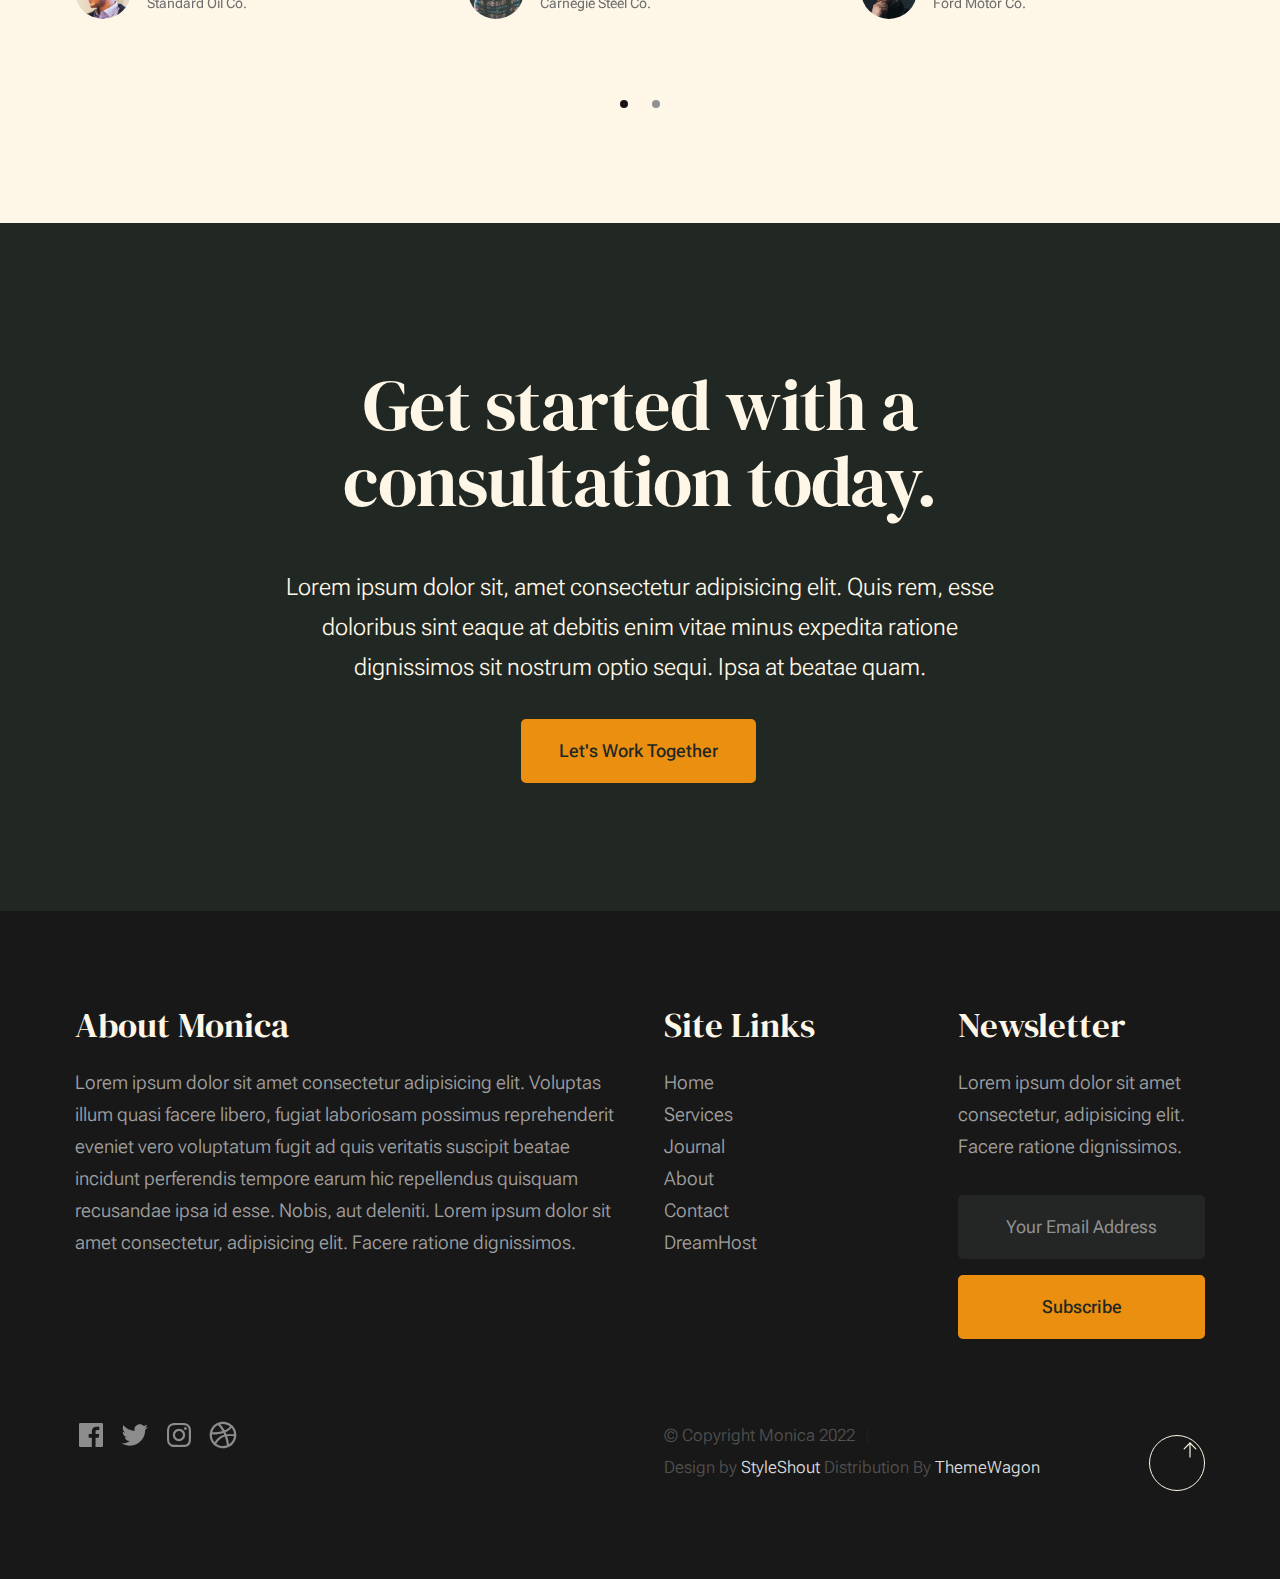
<file: virasha/virasha/styles.html>
<!DOCTYPE html>
<html lang="en" class="no-js" >
<head>

    <!--- basic page needs
    ================================================== -->
    <meta charset="utf-8">
    <meta name="viewport" content="width=device-width, initial-scale=1">
    <title>Styles - Monica</title>

    <script>
        document.documentElement.classList.remove('no-js');
        document.documentElement.classList.add('js');
    </script>

    <!-- CSS
    ================================================== -->
    <link rel="stylesheet" href="css/vendor.css">
    <link rel="stylesheet" href="css/styles.css">

    <!-- favicons
    ================================================== -->
    <link rel="apple-touch-icon" sizes="180x180" href="apple-touch-icon.png">
    <link rel="icon" type="image/png" sizes="32x32" href="favicon-32x32.png">
    <link rel="icon" type="image/png" sizes="16x16" href="favicon-16x16.png">
    <link rel="manifest" href="site.webmanifest">

</head>


<body id="top">


    <!-- preloader
    ================================================== -->
    <div id="preloader">
        <div id="loader" class="dots-fade">
            <div></div>
            <div></div>
            <div></div>
        </div>
    </div>


    <!-- page wrap
    ================================================== -->
    <div id="page" class="s-pagewrap">


        <!-- # site header 
        ================================================== -->
        <header class="s-header">

            <div class="row s-header__inner width-sixteen-col">

                <div class="s-header__block">
                    <div class="s-header__logo">
                        <a class="logo" href="index.html">
                            <img src="images/logo.svg" alt="Homepage">
                        </a>
                    </div>

                    <a class="s-header__menu-toggle" href="#0"><span>Menu</span></a>
                </div> <!-- end s-header__block -->

                <nav class="s-header__nav">
    
                    <ul class="s-header__menu-links">
                        <li><a href="about.html">About</a></li>
                        <li><a href="services.html">Services</a></li>
                        <li><a href="blog.html">Journal</a></li>
                        <li><a href="contact.html">Contact</a></li>
                    </ul> <!-- s-header__menu-links -->

                    <div class="s-header__contact">
                        <a href="contact.html" class="btn btn--primary s-header__contact-btn">Let's Work Together</a>                        
                    </div> <!-- s-header__contact -->
    
                </nav> <!-- end s-header__nav -->

            </div> <!-- end s-header__inner -->

        </header> <!-- end s-header -->


        <!-- # site main content
        ================================================== -->
        <section id="content" class="s-content">

               <section class="s-pageheader pageheader">
                    <div class="row">
                        <div class="column xl-12">
                            <h1 class="page-title">
                               Style Guide
                            </h1>                            
                        </div>
                    </div>
               </section> <!-- end pageheader --> 

               <section class="s-pagecontent pagecontent">

                    <div class="row row-x-center text-center">

                        <div class="column tab-12 xl-9">
            
                            <p class="lead">Lorem ipsum Officia elit ad tempor dolore est ex incididunt incididunt occaecat culpa deserunt 
                            sunt labore in cillum ullamco magna in Excepteur consequat in reprehenderit proident mollit incididunt officia commodo.
                            Duis ea officia sed dolor pariatur enim dolore dolore quis incididunt nulla exercitation commodo veniam et ea incididunt.
                            </p>
            
                            <hr>
                        </div>
            
                    </div> <!-- end row -->
            
                    <div class="row">
            
                        <div class="column mob-12 md-6 stack-on-900">
            
                            <h3>Paragraph and Image</h3>
            
                            <p><a href="#"><img width="120" height="120" class="u-pull-left" alt="sample-image" src="images/sample-image.jpg"></a>
                            Lorem ipsum dolor sit amet, consectetuer adipiscing elit. Donec libero. Suspendisse bibendum.Cras id urna. Morbi 
                            tincidunt, orci ac convallis aliquam, lectus turpis varius lorem, eu posuere nunc justo tempus leo. Donec mattis, 
                            purus nec placerat bibendum, dui pede condimentum odio, ac blandit ante orci ut diam. Cras fringilla magna. 
                            Phasellus suscipit, leo a pharetra condimentum, lorem tellus eleifend magna, eget fringilla velit magna id 
                            neque posuere nunc justo tempus leo. </p>
            
                            <p>
                            Lorem ipsum dolor sit amet, consectetuer adipiscing elit. Donec libero. Suspendisse bibendum. Cras id urna. 
                            Morbi tincidunt, orci ac convallis aliquam, lectus turpis varius lorem, eu posuere nunc justo tempus leo. 
                            Donec mattis, purus nec placerat bibendum, dui pede condimentumodio, ac blandit ante orci ut diam.	
                            </p>
            
                            <p>A <a href="#">link</a>,
                            <abbr title="this really isn't a very good description">abbrebation</abbr>,
                            <strong>strong text</strong>,
                            <em>em text</em>,
                            <del>deleted text</del>, and
                            <mark>this is a mark text.</mark>
                            <code>.code</code>
                            </p>
            
                        </div>
            
                        <div class="column mob-12 md-6">
            
                            <h3>Drop Caps</h3>
            
                            <p class="drop-cap">Far far away, behind the word mountains, far from the countries Vokalia and Consonantia,
                            there live the blind texts. Separated they live in Bookmarksgrove right at the coast of the
                            Semantics, a large language ocean. A small river named Duden flows by their place and supplies it with the 
                            necessary regelialia. Morbi tincidunt, orci ac convallis aliquam, lectus turpis varius lorem, 
                            euposuere nunc justo tempus leo. Donec mattis, purus nec placerat bibendum, dui pede condimentum odio, 
                            ac blandit ante orci ut diam. Cras fringilla magna. Phasellus suscipit, leo a pharetra condimentum, 
                            lorem tellus eleifend magna, eget fringilla velit magna id neque.
                            </p>
            
                            <h3>Small Print</h3>
            
                            <p><small>Lorem ipsum dolor sit amet, consectetuer adipiscing elit. Donec libero.</small></p>
                            
                    
            
                        </div>
            
                    </div> <!-- end row -->
            
                    <div class="row">
            
                        <div class="column xl-6 md-12">
            
                            <h3 class="u-add-bottom">Pull Quotes</h3>
            
                            <p>
                            Perspiciatis nemo unde et nobis modi consequatur officia amet. Ut enim 
                            tenetur provident maiores. Perspiciatis asperiores incidunt sequi 
                            quisquam. Enim aut. 
                            </p>
            
                            <figure class="pull-quote">
                                <blockquote>
                                    <p>
                                    When you look in the eyes of grace, when you meet grace, 
                                    when you embrace grace, when you see the nail prints in 
                                    grace’s hands and the fire in his eyes, when you feel his 
                                    relentless love for you - it will not motivate you to sin. 
                                    It will motivate you to righteousness.
                                    </p>
            
                                    <footer>
                                        <cite>Judah Smith</cite>
                                    </footer>
                                </blockquote>
                            </figure>
            
            
                        </div>
            
                        <div class="column xl-6 md-12">
            
                            <h3 class="h-add-bottom">Block Quotes</h3>
            
                            <blockquote cite="http://where-i-got-my-info-from.com">
                                <p>
                                For God so loved the world, that he gave his only Son, that whoever believes in 
                                him should not perish but have eternal life. For God did not send his Son into 
                                the world to condemn the world, but in order that the world might be 
                                saved through him.
                                </p>
            
                                <footer>
                                    <cite>
                                        <a href="#0">John 3:16-17 ESV</a>
                                    </cite>
                                </footer>
            
                            </blockquote>
            
                            <blockquote>
                                <p>There is a God-shaped vacuum in the heart of each man which cannot be satisfied 
                                by any created thing but only by God the Creator.</p>
            
                                <footer>
                                    <cite>Blaise Pascal</cite>
                                </footer>
            
                            </blockquote>
            
                        </div>
            
                    </div> <!-- end row -->
            
                    <div class="row u-add-half-bottom">
            
                        <div class="column xl-6 md-12">
            
                            <h3>Example Lists</h3>
            
                            <ol>
                                <li>Here is an example</li>
                                <li>of an ordered list.</li>
                                <li>A parent list item.
                                    <ul>
                                        <li>one</li>
                                        <li>two</li>
                                        <li>three</li>
                                    </ul>
                                    </li>
                                    <li>A list item.</li>
                                </ol>
            
                            <ul class="disc">
                                <li>Here is an example</li>
                                <li>of an unordered list.</li>
                            </ul>
            
                            <h3>Definition Lists</h3>
            
                            <h5>a) Multi-line Definitions (default) </h5>
            
                            <dl class="dictionary-style">
                                <dt><strong>This is a term</strong></dt>
                                    <dd>this is the definition of that term, which both live in a <code>dl</code>.</dd>
                                <dt><strong>Another Term</strong></dt>
                                    <dd>And it gets a definition too, which is this line</dd>
                                    <dd>This is a 2<sup>nd</sup> definition for a single term. A <code>dt</code> may be followed by multiple <code>dd</code>s.</dd>
                            </dl>
            
                            <h3 class="u-add-bottom">Skill Bars</h3>
            
                            <ul class="skill-bars">
                                <li>
                                <div class="progress percent90"><span>90%</span></div>
                                <strong>HTML</strong>
                                </li>
                                <li>
                                <div class="progress percent85"><span>85%</span></div>
                                <strong>CSS</strong>
                                </li>
                                <li>
                                <div class="progress percent70"><span>70%</span></div>
                                <strong>Javascript</strong>
                                </li>
                                <li>
                                <div class="progress percent95"><span>95%</span></div>
                                <strong>PHP</strong>
                                </li>
                                <li>
                                <div class="progress percent75"><span>75%</span></div>
                                <strong>Illustrator</strong>
                                </li>
                                <li>
                                <div class="progress percent90"><span>90%</span></div>
                                <strong>Figma</strong>
                                </li>
                            </ul>
            
                        </div>
            
                        <div class="column xl-6 md-12">
            
                            <h3 class="u-add-bottom">Buttons</h3>
            
                            <p>
                                <a class="btn btn--primary u-fullwidth" href="#0">Primary Button</a>
                                <a class="btn u-fullwidth" href="#0">Default Button</a>
                                <a class="btn btn--stroke u-fullwidth" href="#0">Stroke Button</a>
                            </p>
            
                            <h3>Stats Tabs</h3>
            
                            <ul class="stats-tabs">
                                <li><a href="#0">1,234 <em>Peter</em></a></li>
                                <li><a href="#0">567 <em>James</em></a></li>
                                <li><a href="#0">23,456 <em>John</em></a></li>
                                <li><a href="#0">3,456 <em>Andrew</em></a></li>
                                <li><a href="#0">456 <em>Philip</em></a></li>
                                <li><a href="#0">26 <em>Matthew</em></a></li>
                            </ul>
            
                            <h3 class="u-add-bottom">Code</h3>
            
<pre><code class="language-css">
    code {
    font-size: 1.4rem;
    margin: 0 .2rem;
    padding: .2rem .6rem;
    white-space: nowrap;
    background: #F1F1F1;
    border: 1px solid #E1E1E1;	
    border-radius: 3px;
    }
</code></pre>
            
                        </div>
            
                    </div> <!-- end row -->
            
                    <div class="row u-add-half-bottom">
            
                        <div class="column xl-6 md-12">
                                
                            <h1>H1 Heading Doloremque dolor voluptas est sequi omnis.</h1>
                            <p>Doloremque dolor voluptas est sequi omnis. Pariatur ut aut. Sed enim tempora qui veniam qui cum vel. 
                            Voluptas odit at vitae minima. In assumenda ut. Voluptatem totam impedit accusantium reiciendis excepturi aut qui accusamus praesentium.</p>
            
                            <h2>H2 Heading Doloremque dolor voluptas est sequi omnis.</h2>
                            <p>Doloremque dolor voluptas est sequi omnis. Pariatur ut aut. Sed enim tempora qui veniam qui cum vel. 
                            Voluptas odit at vitae minima. In assumenda ut. Voluptatem totam impedit accusantium reiciendis excepturi aut qui accusamus praesentium.</p>
            
                            <h3>H3 Heading Doloremque dolor voluptas est sequi omnis.</h3>
                            <p>Doloremque dolor voluptas est sequi omnis. Pariatur ut aut. Sed enim tempora qui veniam qui cum vel. 
                            Voluptas odit at vitae minima. In assumenda ut. Voluptatem totam impedit accusantium reiciendis excepturi aut qui accusamus praesentium.</p>
            
                            
                        </div>
            
                        <div class="column xl-6 md-12">
                            <h4>H4 Heading Doloremque dolor voluptas est sequi omnis.</h4>
                            <p>Doloremque dolor voluptas est sequi omnis. Pariatur ut aut. Sed enim tempora qui veniam qui cum vel. 
                            Voluptas odit at vitae minima. In assumenda ut. Voluptatem totam impedit accusantium reiciendis excepturi aut qui accusamus praesentium.</p>
            
                            <h5>H5 Heading Doloremque dolor voluptas est sequi omnis.</h5>
                            <p>Doloremque dolor voluptas est sequi omnis. Pariatur ut aut. Sed enim tempora qui veniam qui cum vel. 
                            Voluptas odit at vitae minima. In assumenda ut. Voluptatem totam impedit accusantium reiciendis excepturi aut qui accusamus praesentium.</p>
            
                            <h6>H6 Heading Doloremque dolor voluptas est sequi omnis.</h6>
                            <p>Doloremque dolor voluptas est sequi omnis. Pariatur ut aut. Sed enim tempora qui veniam qui cum vel. 
                            Voluptas odit at vitae minima. In assumenda ut. Voluptatem totam impedit accusantium reiciendis excepturi aut qui accusamus praesentium.</p>
                
                            
                        </div>
            
                    </div> <!-- end row -->
            
                    <div class="row u-add-half-bottom">
            
                        <div class="column xl-6 md-12">
            
                            <h3 class="u-add-bottom">Responsive Image</h3>
            
                            <figure>
                                <img src="images/wheel-500.jpg" 
                                srcset="images/wheel-1000.jpg 1000w, 
                                images/wheel-500.jpg 500w" 
                                sizes="(max-width: 1000px) 100vw, 1000px" alt="">
            
                                <figcaption>
                                    Here is some random picture.
                                </figcaption>
                            </figure>
            
                        </div>
            
                        <div class="column xl-6 md-12">
            
                            <h3 class="u-add-bottom">Responsive video</h3>
            
                            <div class="video-container">
                            <iframe src="https://player.vimeo.com/video/14592941?color=00a650&title=0&byline=0&portrait=0" width="500" height="281" frameborder="0" webkitallowfullscreen mozallowfullscreen allowfullscreen></iframe> 
                            </div>
            
                        </div>
                        
                    </div> <!-- end row -->
            
                    <div class="row u-add-bottom">
            
                        <div class="column xl-12">
            
                            <h3>Tables</h3>
                            <p>Be sure to use properly formed table markup with <code>&lt;thead&gt;</code> and <code>&lt;tbody&gt;</code> when building a <code>table</code>.</p>
            
                            <div class="table-responsive">
            
                                <table>
                                        <thead>
                                        <tr>
                                            <th>Name</th>
                                            <th>Age</th>
                                            <th>Sex</th>
                                            <th>Location</th>
                                        </tr>
                                        </thead>
                                        <tbody>
                                        <tr>
                                            <td>William J. Seymour</td>
                                            <td>34</td>
                                            <td>Male</td>
                                            <td>Azusa Street</td>
                                        </tr>
                                        <tr>
                                            <td>Jennie Evans Moore</td>
                                            <td>30</td>
                                            <td>Female</td>
                                            <td>Azusa Street</td>
                                        </tr>
                                        </tbody>
                                </table>
            
                            </div>
            
                        </div>
                        
                    </div> <!-- end row -->
            
                    <div class="row">
            
                        <div class="column xl-12">
                            <h3>Pagination</h3>
            
                            <nav class="pgn">
                                <ul>
                                    <li>
                                        <a class="pgn__prev" href="#0">
                                            <svg xmlns="http://www.w3.org/2000/svg" width="24" height="24" viewBox="0 0 24 24"><path d="M12.707 17.293L8.414 13H18v-2H8.414l4.293-4.293-1.414-1.414L4.586 12l6.707 6.707z"/></svg>
                                        </a>
                                    </li>
                                    <li><a class="pgn__num" href="#0">1</a></li>
                                    <li><span class="pgn__num current">2</span></li>
                                    <li><a class="pgn__num" href="#0">3</a></li>
                                    <li><a class="pgn__num" href="#0">4</a></li>
                                    <li><a class="pgn__num" href="#0">5</a></li>
                                    <li><span class="pgn__num dots">…</span></li>
                                    <li><a class="pgn__num" href="#0">8</a></li>
                                    <li>
                                        <a class="pgn__next" href="#0">
                                            <svg xmlns="http://www.w3.org/2000/svg" width="24" height="24" viewBox="0 0 24 24"><path d="M11.293 17.293l1.414 1.414L19.414 12l-6.707-6.707-1.414 1.414L15.586 11H6v2h9.586z"/></svg>
                                        </a>
                                    </li>
                                </ul>
                            </nav>
                        </div>
            
                    </div> <!-- end row -->
            
                    <div class="row">
            
                        <div class="column xl-6 md-12">
            
                            <h3 class="u-add-bottom">Form Styles</h3>
            
                            <form>
                                <div>
                                    <label for="sampleInput">Your email</label>
                                    <input class="u-fullwidth" type="email" placeholder="test@mailbox.com" id="sampleInput">
                                </div>
                                <div>
                                    <label for="sampleRecipientInput">Reason for contacting</label>
                                    <div class="ss-custom-select">
                                        <select class="u-fullwidth" id="sampleRecipientInput">
                                            <option value="Option 1">Questions</option>
                                            <option value="Option 2">Report</option>
                                            <option value="Option 3">Others</option>
                                        </select>
                                    </div>
                                </div>
                                
                                <label for="exampleMessage">Message</label>
                                <textarea class="u-fullwidth" placeholder="Your message" id="exampleMessage"></textarea>
            
                                <label class="u-add-bottom">
                                    <input type="checkbox">
                                    <span class="label-text">Send a copy to yourself</span>
                                </label>
                            
                                <input class="btn--primary u-fullwidth" type="submit" value="Submit">
                            </form>
            
                        </div>
            
                        <div class="column xl-6 md-12">
            
                            <h3>Alert Boxes</h3>
            
                            <br>
                            
                            <div class="alert-box alert-box--error">
                                <p>Error Message. Your Message Goes Here.</p>
                                <span class="alert-box__close"></span>
                            </div><!-- end error -->
                                    
                            <div class="alert-box alert-box--success">
                                <p>Success Message. Your Message Goes Here.</p>
                                <span class="alert-box__close"></span>
                            </div><!-- end success -->
                                    
                            <div class="alert-box alert-box--info">
                                <p>Info Message. Your Message Goes Here.</p>
                                <span class="alert-box__close"></span>
                            </div><!-- end info -->
                                    
                            <div class="alert-box alert-box--notice">
                                <p>Notice Message. Your Message Goes Here.</p>
                                <span class="alert-box__close"></span>
                            </div><!-- end notice -->
                        
                        </div>
            
                    </div> <!-- end row -->
            
                    <div class="row">
            
                        <div class="xl-12 column">
                        <h3 class="half-bottom">Grid Columns</h3>
                        </div>
            
                    </div> <!-- Row End-->
            
                    <!--<h4>1/3 Columns</h4>  -->
            
                    <div class="row">
            
                        <div class="xl-4 md-12 column">
                            <p>
                            Cras aliquet. Integer faucibus, eros ac molestie placerat, enim tellus varius lacus,
                            nec dictum nunc tortor id urna. Suspendisse dapibus ullamcorper pede. Vivamus ligula ipsum,
                            faucibus at, tincidunt eget, porttitor non, dolor. 
                            </p>
                        </div>
            
                        <div class="xl-4 md-12 column">
                            <p>
                            Cras aliquet. Integer faucibus, eros ac molestie placerat, enim tellus varius lacus,
                            nec dictum nunc tortor id urna. Suspendisse dapibus ullamcorper pede. Vivamus ligula ipsum,
                            faucibus at, tincidunt eget, porttitor non, dolor. 
                            </p>
                        </div>
            
                        <div class="xl-4 md-12 column">
                            <p>
                            Cras aliquet. Integer faucibus, eros ac molestie placerat, enim tellus varius lacus,
                            nec dictum nunc tortor id urna. Suspendisse dapibus ullamcorper pede. Vivamus ligula ipsum,
                            faucibus at, tincidunt eget, porttitor non, dolor. 
                            </p>
                        </div>
            
                    </div>
            
                    <!--<h4>1/4 Columns</h4>  -->
            
                    <div class="row">
            
                        <div class="xl-3 md-6 tab-12 column">
                            <p>
                            Cras aliquet. Integer faucibus, eros ac molestie placerat, enim tellus varius lacus,
                            nec dictum nunc tortor id urna. Suspendisse dapibus ullamcorper pede. Vivamus ligula ipsum,
                            faucibus at, tincidunt eget, porttitor non, dolor. 
                            </p>
                        </div>
            
                        <div class="xl-3 md-6 tab-12 column">
                            <p>
                            Cras aliquet. Integer faucibus, eros ac molestie placerat, enim tellus varius lacus,
                            nec dictum nunc tortor id urna. Suspendisse dapibus ullamcorper pede. Vivamus ligula ipsum,
                            faucibus at, tincidunt eget, porttitor non, dolor. 
                            </p>
                        </div>
            
                        <div class="xl-3 md-6 tab-12 column">
                            <p>
                            Cras aliquet. Integer faucibus, eros ac molestie placerat, enim tellus varius lacus,
                            nec dictum nunc tortor id urna. Suspendisse dapibus ullamcorper pede. Vivamus ligula ipsum,
                            faucibus at, tincidunt eget, porttitor non, dolor. 
                            </p>
                        </div>
            
                        <div class="xl-3 md-6 tab-12 column">
                            <p>
                            Cras aliquet. Integer faucibus, eros ac molestie placerat, enim tellus varius lacus,
                            nec dictum nunc tortor id urna. Suspendisse dapibus ullamcorper pede. Vivamus ligula ipsum,
                            faucibus at, tincidunt eget, porttitor non, dolor. 
                            </p>
                        </div>
            
                    </div>
            
                    <!--<h4>1/2 Columns</h4>  -->
            
                    <div class="row">
            
                        <div class="xl-6 tab-12 column">
                            <p>
                            Cras aliquet. Integer faucibus, eros ac molestie placerat, enim tellus varius lacus,
                            nec dictum nunc tortor id urna. Suspendisse dapibus ullamcorper pede. Vivamus ligula ipsum,
                            faucibus at, tincidunt eget, porttitor non, dolor. 
                            </p>
                        </div>
            
                        <div class="xl-6 tab-12 column">
                            <p>
                            Cras aliquet. Integer faucibus, eros ac molestie placerat, enim tellus varius lacus,
                            nec dictum nunc tortor id urna. Suspendisse dapibus ullamcorper pede. Vivamus ligula ipsum,
                            faucibus at, tincidunt eget, porttitor non, dolor. 
                            </p>
                        </div>
            
                    </div>
            
                    <!--<h4>2/3 Columns</h4>  -->
            
                    <div class="row">
            
                        <div class="xl-8 md-7 tab-12 column">
                            <p>
                            Cras aliquet. Integer faucibus, eros ac molestie placerat, enim tellus varius lacus,
                            nec dictum nunc tortor id urna. Suspendisse dapibus ullamcorper pede. Vivamus ligula ipsum,
                            faucibus at, tincidunt eget, porttitor non, dolor. Integer faucibus, eros ac molestie placerat, enim tellus varius lacus,
                            nec dictum nunc tortor id urna. Suspendisse dapibus ullamcorper pede. Vivamus ligula ipsum,
                            faucibus at, tincidunt eget, porttitor non, dolor.
                            </p>
                        </div>
            
                        <div class="xl-4 md-5 tab-12 column">
                            <p>
                            Cras aliquet. Integer faucibus, eros ac molestie placerat, enim tellus varius lacus,
                            nec dictum nunc tortor id urna. Suspendisse dapibus ullamcorper pede. Vivamus ligula ipsum,
                            faucibus at, tincidunt eget, porttitor non, dolor. 
                            </p>
                        </div>
            
                    </div>
            
                    <!--<h4>3/4 Columns</h4>  -->
            
                    <div class="row">
            
                        <div class="xl-3 md-5 tab-12 column">
                            <p>
                            Cras aliquet. Integer faucibus, eros ac molestie placerat, enim tellus varius lacus,
                            nec dictum nunc tortor id urna. Suspendisse dapibus ullamcorper pede. Vivamus ligula ipsum,
                            faucibus at. 
                            </p>
                        </div>
            
                        <div class="xl-9 md-7 tab-12 column">
                            <p>
                            Cras aliquet. Integer faucibus, eros ac molestie placerat, enim tellus varius lacus,
                            nec dictum nunc tortor id urna. Suspendisse dapibus ullamcorper pede. Vivamus ligula ipsum,
                            faucibus at, tincidunt eget, porttitor non, dolor.Integer faucibus, eros ac molestie placerat, enim tellus varius lacus,
                            nec dictum nunc tortor id urna. Suspendisse dapibus ullamcorper pede. Vivamus ligula ipsum,
                            faucibus at, tincidunt eget, porttitor non, dolor. Integer faucibus, eros ac molestie placerat, enim tellus varius lacus,
                            nec dictum nunc tortor id urna. Suspendisse dapibus ullamcorper pede. Vivamus ligula ipsum,
                            faucibus at, tincidunt eget, porttitor non, dolor.
                            </p>
                        </div>
            
                    </div> 
            
                    <hr class="fancy">

               </section> <!-- pagecontent -->

               <section class="s-testimonials">

                    <div class="s-testimonials__header row row-x-center text-center">
                        <div class="column xl-8 lg-12">
        
                            <p class="text-pretitle">
                            Testimonials
                            </p>
                            <h3>
                            Reviews From Real Clients
                            </h3>                        
        
                        </div>
                    </div> <!--end s-testimonials__header -->

                    <div class="row s-testimonials__content">
                        <div class="column xl-12 testimonials">

                            <div class="swiper-container testimonials__slider page-slider">

                                <div class="swiper-wrapper">
                                    <div class="testimonials__slide swiper-slide">
                                        <p>
                                        Molestiae incidunt consequatur quis ipsa autem nam sit enim magni. Voluptas tempore rem. 
                                        Explicabo a quaerat sint autem dolore ducimus ut consequatur neque. Nisi dolores quaerat fuga rem nihil nostrum.
                                        Laudantium quia consequatur molestias.
                                        </p>
                                        <div class="testimonials__author">
                                            <img src="images/avatars/user-01.jpg" alt="Author image" class="testimonials__avatar">
                                            <cite class="testimonials__cite">
                                                <strong>John Rockefeller</strong>
                                                <span>Standard Oil Co.</span>
                                            </cite>
                                        </div>
                                    </div>
                                    <div class="testimonials__slide swiper-slide">
                                        <p>
                                        Voluptas tempore rem. Molestiae incidunt consequatur quis ipsa autem nam sit enim magni. 
                                        Explicabo a quaerat sint autem dolore ducimus ut consequatur neque. Nisi dolores quaerat fuga rem nihil nostrum.
                                        Laudantium quia consequatur molestias.
                                        </p>
                                        <div class="testimonials__author">
                                            <img src="images/avatars/user-04.jpg" alt="Author image" class="testimonials__avatar">
                                            <cite class="testimonials__cite">
                                                <strong>Andrew Carnegie</strong>
                                                <span>Carnegie Steel Co.</span>
                                            </cite>
                                        </div>
                                    </div>
                                    <div class="testimonials__slide swiper-slide">
                                        <p>
                                        Nisi dolores quaerat fuga rem nihil nostrum. Molestiae incidunt consequatur quis ipsa autem nam sit enim magni. 
                                        Voluptas tempore rem. Explicabo a quaerat sint autem dolore ducimus ut consequatur neque. 
                                        Laudantium quia consequatur molestias.
                                        </p>
                                        <div class="testimonials__author">
                                            <img src="images/avatars/user-06.jpg" alt="Author image" class="testimonials__avatar">
                                            <cite class="testimonials__cite">
                                                <strong>Henry Ford</strong>
                                                <span>Ford Motor Co.</span>
                                            </cite>
                                        </div>
                                    </div>
                                    <div class="testimonials__slide swiper-slide">
                                        <p>
                                        Molestiae incidunt consequatur quis ipsa autem nam sit enim magni. Voluptas tempore rem. 
                                        Explicabo a quaerat sint autem dolore ducimus ut consequatur neque. Nisi dolores quaerat fuga rem nihil nostrum.
                                        Laudantium quia consequatur molestias.
                                        </p>
                                        <div class="testimonials__author">
                                            <img src="images/avatars/user-02.jpg" alt="Author image" class="testimonials__avatar">
                                            <cite class="testimonials__cite">
                                                <strong>John Morgan</strong>
                                                <span>JP Morgan & Co.</span>
                                            </cite>
                                        </div>
                                    </div> 
                                </div> <!-- end swiper-wrapper --> 

                                <div class="swiper-pagination"></div>

                            </div> <!--end testimonials__slider --> 

                        </div> <!-- testimonials -->
                    </div> <!--end s-testimonials__content -->

               </section> <!-- end s-testimonials -->

        </section> <!-- s-content-->

        <!-- # cta
        ================================================== -->
        <section id="cta" class="s-cta">

            <div class="row row-x-center text-center">
                <div class="column xl-8 lg-12">

                    <div class="s-cta__content">
                        <h2 class="text-display-title">
                        Get started with a consultation today.
                        </h2>
                        <p class="lead">
                        Lorem ipsum dolor sit, amet consectetur adipisicing elit. Quis rem, esse doloribus sint eaque at debitis enim vitae minus expedita ratione dignissimos sit nostrum optio sequi. Ipsa at beatae quam.
                        </p>
                        <a href="contact.html" class="btn btn--primary">Let's Work Together</a>
                    </div>

                </div>
            </div>

        </section> <!-- end s-cta -->


        <!-- # footer 
        ================================================== -->
        <footer class="s-footer">
            <div class="row s-footer__content">
                <div class="column xl-6 lg-6 md-12 s-footer__block s-footer__about">                    
                    <h3>About Monica</h3>
                    <p>
                    Lorem ipsum dolor sit amet consectetur adipisicing elit. Voluptas illum quasi facere libero, 
                    fugiat laboriosam possimus reprehenderit eveniet vero voluptatum fugit ad quis veritatis suscipit beatae 
                    incidunt perferendis tempore earum hic repellendus quisquam recusandae ipsa id esse. Nobis, aut deleniti.
                    Lorem ipsum dolor sit amet consectetur, adipisicing elit. Facere ratione dignissimos.
                    </p>               
                </div>                
                <div class="column xl-3 lg-6 md-12 s-footer__block s-footer__site-links">
                    <h3>Site Links</h3>
                    <ul class="link-list">
                        <li><a href="index.html">Home</a></li>
                        <li><a href="services.html">Services</a></li>
                        <li><a href="blog.html">Journal</a></li>
                        <li><a href="about.html">About</a></li>
                        <li><a href="contact.html">Contact</a></li>
                        <li><a href="https://www.dreamhost.com/r.cgi?287326">DreamHost</a></li>
                    </ul>
                </div>
                <div class="column xl-3 lg-6 md-12 tab-12 s-footer__block s-footer__newsletter">
                    <h3>Newsletter</h3>

                    <p>
                    Lorem ipsum dolor sit amet consectetur, adipisicing elit. Facere ratione dignissimos.
                    </p>

                    <div class="subscribe-form">
                        <form id="mc-form" class="mc-form">
                            <input type="email" name="EMAIL" id="mce-EMAIL" class="u-fullwidth text-center" placeholder="Your Email Address" title="The domain portion of the email address is invalid (the portion after the @)." pattern="^([^\x00-\x20\x22\x28\x29\x2c\x2e\x3a-\x3c\x3e\x40\x5b-\x5d\x7f-\xff]+|\x22([^\x0d\x22\x5c\x80-\xff]|\x5c[\x00-\x7f])*\x22)(\x2e([^\x00-\x20\x22\x28\x29\x2c\x2e\x3a-\x3c\x3e\x40\x5b-\x5d\x7f-\xff]+|\x22([^\x0d\x22\x5c\x80-\xff]|\x5c[\x00-\x7f])*\x22))*\x40([^\x00-\x20\x22\x28\x29\x2c\x2e\x3a-\x3c\x3e\x40\x5b-\x5d\x7f-\xff]+|\x5b([^\x0d\x5b-\x5d\x80-\xff]|\x5c[\x00-\x7f])*\x5d)(\x2e([^\x00-\x20\x22\x28\x29\x2c\x2e\x3a-\x3c\x3e\x40\x5b-\x5d\x7f-\xff]+|\x5b([^\x0d\x5b-\x5d\x80-\xff]|\x5c[\x00-\x7f])*\x5d))*(\.\w{2,})+$" required>
                            <input type="submit" name="subscribe" value="Subscribe" class="btn btn--primary btn--small u-fullwidth">
                            <!-- <div style="position: absolute; left: -5000px;" aria-hidden="true"><input type="text" name="b_cdb7b577e41181934ed6a6a44_9a91cfe7b3" tabindex="-1" value=""></div> -->
                            <div class="mc-status"></div>
                        </form>
                    </div>
                </div>
            </div>    
            
            <div class="row s-footer__bottom">
                <div class="column xl-6 lg-12">
                    <ul class="s-footer__social social-list">
                        <li>
                            <a href="#0">
                                <svg xmlns="http://www.w3.org/2000/svg" width="24" height="24" viewBox="0 0 24 24" style="fill:rgba(0, 0, 0, 1);transform:;-ms-filter:"><path d="M20,3H4C3.447,3,3,3.448,3,4v16c0,0.552,0.447,1,1,1h8.615v-6.96h-2.338v-2.725h2.338v-2c0-2.325,1.42-3.592,3.5-3.592 c0.699-0.002,1.399,0.034,2.095,0.107v2.42h-1.435c-1.128,0-1.348,0.538-1.348,1.325v1.735h2.697l-0.35,2.725h-2.348V21H20 c0.553,0,1-0.448,1-1V4C21,3.448,20.553,3,20,3z"></path></svg>
                                <span class="u-screen-reader-text">Facebook</span>
                            </a>
                        </li>
                        <li>
                            <a href="#0">
                                <svg xmlns="http://www.w3.org/2000/svg" width="24" height="24" viewBox="0 0 24 24" style="fill:rgba(0, 0, 0, 1);transform:;-ms-filter:"><path d="M19.633,7.997c0.013,0.175,0.013,0.349,0.013,0.523c0,5.325-4.053,11.461-11.46,11.461c-2.282,0-4.402-0.661-6.186-1.809 c0.324,0.037,0.636,0.05,0.973,0.05c1.883,0,3.616-0.636,5.001-1.721c-1.771-0.037-3.255-1.197-3.767-2.793 c0.249,0.037,0.499,0.062,0.761,0.062c0.361,0,0.724-0.05,1.061-0.137c-1.847-0.374-3.23-1.995-3.23-3.953v-0.05 c0.537,0.299,1.16,0.486,1.82,0.511C3.534,9.419,2.823,8.184,2.823,6.787c0-0.748,0.199-1.434,0.548-2.032 c1.983,2.443,4.964,4.04,8.306,4.215c-0.062-0.3-0.1-0.611-0.1-0.923c0-2.22,1.796-4.028,4.028-4.028 c1.16,0,2.207,0.486,2.943,1.272c0.91-0.175,1.782-0.512,2.556-0.973c-0.299,0.935-0.936,1.721-1.771,2.22 c0.811-0.088,1.597-0.312,2.319-0.624C21.104,6.712,20.419,7.423,19.633,7.997z"></path></svg>
                                <span class="u-screen-reader-text">Twitter</span>
                            </a>
                        </li>
                        <li>
                            <a href="#0">
                                <svg xmlns="http://www.w3.org/2000/svg" width="24" height="24" viewBox="0 0 24 24" style="fill:rgba(0, 0, 0, 1);transform:;-ms-filter:"><path d="M11.999,7.377c-2.554,0-4.623,2.07-4.623,4.623c0,2.554,2.069,4.624,4.623,4.624c2.552,0,4.623-2.07,4.623-4.624 C16.622,9.447,14.551,7.377,11.999,7.377L11.999,7.377z M11.999,15.004c-1.659,0-3.004-1.345-3.004-3.003 c0-1.659,1.345-3.003,3.004-3.003s3.002,1.344,3.002,3.003C15.001,13.659,13.658,15.004,11.999,15.004L11.999,15.004z"></path><circle cx="16.806" cy="7.207" r="1.078"></circle><path d="M20.533,6.111c-0.469-1.209-1.424-2.165-2.633-2.632c-0.699-0.263-1.438-0.404-2.186-0.42 c-0.963-0.042-1.268-0.054-3.71-0.054s-2.755,0-3.71,0.054C7.548,3.074,6.809,3.215,6.11,3.479C4.9,3.946,3.945,4.902,3.477,6.111 c-0.263,0.7-0.404,1.438-0.419,2.186c-0.043,0.962-0.056,1.267-0.056,3.71c0,2.442,0,2.753,0.056,3.71 c0.015,0.748,0.156,1.486,0.419,2.187c0.469,1.208,1.424,2.164,2.634,2.632c0.696,0.272,1.435,0.426,2.185,0.45 c0.963,0.042,1.268,0.055,3.71,0.055s2.755,0,3.71-0.055c0.747-0.015,1.486-0.157,2.186-0.419c1.209-0.469,2.164-1.424,2.633-2.633 c0.263-0.7,0.404-1.438,0.419-2.186c0.043-0.962,0.056-1.267,0.056-3.71s0-2.753-0.056-3.71C20.941,7.57,20.801,6.819,20.533,6.111z M19.315,15.643c-0.007,0.576-0.111,1.147-0.311,1.688c-0.305,0.787-0.926,1.409-1.712,1.711c-0.535,0.199-1.099,0.303-1.67,0.311 c-0.95,0.044-1.218,0.055-3.654,0.055c-2.438,0-2.687,0-3.655-0.055c-0.569-0.007-1.135-0.112-1.669-0.311 c-0.789-0.301-1.414-0.923-1.719-1.711c-0.196-0.534-0.302-1.099-0.311-1.669c-0.043-0.95-0.053-1.218-0.053-3.654 c0-2.437,0-2.686,0.053-3.655c0.007-0.576,0.111-1.146,0.311-1.687c0.305-0.789,0.93-1.41,1.719-1.712 c0.534-0.198,1.1-0.303,1.669-0.311c0.951-0.043,1.218-0.055,3.655-0.055c2.437,0,2.687,0,3.654,0.055 c0.571,0.007,1.135,0.112,1.67,0.311c0.786,0.303,1.407,0.925,1.712,1.712c0.196,0.534,0.302,1.099,0.311,1.669 c0.043,0.951,0.054,1.218,0.054,3.655c0,2.436,0,2.698-0.043,3.654H19.315z"></path></svg>
                                <span class="u-screen-reader-text">Instagram</span>
                            </a>
                        </li>
                        <li>
                            <a href="#0">
                                <svg xmlns="http://www.w3.org/2000/svg" width="24" height="24" viewBox="0 0 24 24" style="fill: rgba(0, 0, 0, 1);transform: ;msFilter:;"><path d="M20.66 6.98a9.932 9.932 0 0 0-3.641-3.64C15.486 2.447 13.813 2 12 2s-3.486.447-5.02 1.34c-1.533.893-2.747 2.107-3.64 3.64S2 10.187 2 12s.446 3.487 1.34 5.02a9.924 9.924 0 0 0 3.641 3.64C8.514 21.553 10.187 22 12 22s3.486-.447 5.02-1.34a9.932 9.932 0 0 0 3.641-3.64C21.554 15.487 22 13.813 22 12s-.446-3.487-1.34-5.02zM12 3.66c2 0 3.772.64 5.32 1.919-.92 1.174-2.286 2.14-4.1 2.9-1.002-1.813-2.088-3.327-3.261-4.54A7.715 7.715 0 0 1 12 3.66zM5.51 6.8a8.116 8.116 0 0 1 2.711-2.22c1.212 1.201 2.325 2.7 3.34 4.5-2 .6-4.114.9-6.341.9-.573 0-1.006-.013-1.3-.04A8.549 8.549 0 0 1 5.51 6.8zM3.66 12c0-.054.003-.12.01-.2.007-.08.01-.146.01-.2.254.014.641.02 1.161.02 2.666 0 5.146-.367 7.439-1.1.187.373.381.793.58 1.26-1.32.293-2.674 1.006-4.061 2.14S6.4 16.247 5.76 17.5c-1.4-1.587-2.1-3.42-2.1-5.5zM12 20.34c-1.894 0-3.594-.587-5.101-1.759.601-1.187 1.524-2.322 2.771-3.401 1.246-1.08 2.483-1.753 3.71-2.02a29.441 29.441 0 0 1 1.56 6.62 8.166 8.166 0 0 1-2.94.56zm7.08-3.96a8.351 8.351 0 0 1-2.58 2.621c-.24-2.08-.7-4.107-1.379-6.081.932-.066 1.765-.1 2.5-.1.799 0 1.686.034 2.659.1a8.098 8.098 0 0 1-1.2 3.46zm-1.24-5c-1.16 0-2.233.047-3.22.14a27.053 27.053 0 0 0-.68-1.62c2.066-.906 3.532-2.006 4.399-3.3 1.2 1.414 1.854 3.027 1.96 4.84-.812-.04-1.632-.06-2.459-.06z"></path></svg>
                                <span class="u-screen-reader-text">Dribbble</span>
                            </a>
                        </li>
                    </ul> <!-- end s-footer__social -->
                </div>
                <div class="column xl-6 lg-12">
                    <p class="ss-copyright">
                        <span>© Copyright Monica 2022</span> 
                        <span>Design by <a href="https://www.styleshout.com/">StyleShout</a> Distribution By <a href="https://themewagon.com">ThemeWagon</a></span>
                    </p>
                </div>

                <div class="ss-go-top">
                    <a class="smoothscroll" title="Back to Top" href="#top">
                        <svg xmlns="http://www.w3.org/2000/svg" viewBox="0 0 24 24" width="36" height="36" fill="none" stroke="#ffffff" stroke-width="1" stroke-linecap="round" stroke-linejoin="round">&lt;!--!  Atomicons Free 1.00 by @atisalab License - https://atomicons.com/license/ (Icons: CC BY 4.0) Copyright 2021 Atomicons --&gt;<polyline points="17 11 12 6 7 11"></polyline><line x1="12" y1="18" x2="12" y2="6"></line></svg>
                    </a>
                </div> <!-- end ss-go-top -->
            </div>
            
        </footer> <!-- end s-footer -->

    </div> <!-- end page-wrap -->

    <!-- Java Script
    ================================================== -->
    <script src="js/plugins.js"></script>
    <script src="js/main.js"></script>

</body>
</html>
</file>
<file: virasha/virasha/css/vendor.css>
/* ===================================================================
 * Monica Third-party Stylesheets
 * Template Ver. 1.0.0
 * 12-13-2022
 * -------------------------------------------------------------------
 *
 * TOC:
 * # PrismJS
 * # Swiper
 *
 * ------------------------------------------------------------------- */


/* ===================================================================
 * # PrismJS 1.20.0
 *   https://prismjs.com/download.html#themes=prism-okaidia&languages=markup+css+clike+javascript+markup-templating+php 
 *   
 *   okaidia theme for JavaScript, CSS and HTML
 *   Loosely based on Monokai textmate theme by http://www.monokai.nl/
 *   @author ocodia
 * ------------------------------------------------------------------- */
code[class*=language-],
pre[class*=language-] {
  color          : #f8f8f2;
  background     : none;
  text-shadow    : 0 1px rgba(0, 0, 0, 0.3);
  font-family    : var(--font-mono);
  font-size      : calc(var(--text-size) * 0.9444);
  text-align     : left;
  white-space    : pre;
  word-spacing   : normal;
  word-break     : normal;
  word-wrap      : normal;
  line-height    : var(--vspace-1);
  -moz-tab-size  : 4;
  -o-tab-size    : 4;
  tab-size       : 4;
  -webkit-hyphens: none;
  -ms-hyphens    : none;
  hyphens        : none;
}

/* Code blocks */
pre[class*=language-] {
  padding : var(--vspace-0_5) 0 var(--vspace-1);
  margin  : var(--vspace-1) 0;
  overflow: auto;
}

:not(pre)>code[class*=language-],
pre[class*=language-] {
  background: #272822;
}

/* Inline code */
:not(pre)>code[class*=language-] {
  padding    : 0.1em;
  white-space: normal;
}

.token.comment,
.token.prolog,
.token.doctype,
.token.cdata {
  color: slategray;
}

.token.punctuation {
  color: #f8f8f2;
}

.token.namespace {
  opacity: 0.7;
}

.token.property,
.token.tag,
.token.constant,
.token.symbol,
.token.deleted {
  color: #f92672;
}

.token.boolean,
.token.number {
  color: #ae81ff;
}

.token.selector,
.token.attr-name,
.token.string,
.token.char,
.token.builtin,
.token.inserted {
  color: #a6e22e;
}

.token.operator,
.token.entity,
.token.url,
.language-css .token.string,
.style .token.string,
.token.variable {
  color: #f8f8f2;
}

.token.atrule,
.token.attr-value,
.token.function,
.token.class-name {
  color: #e6db74;
}

.token.keyword {
  color: #66d9ef;
}

.token.regex,
.token.important {
  color: #fd971f;
}

.token.important,
.token.bold {
  font-weight: bold;
}

.token.italic {
  font-style: italic;
}

.token.entity {
  cursor: help;
}



/* ===================================================================
 * # Swiper 6.4.5
 *   Most modern mobile touch slider and framework with hardware accelerated transitions
 *   https://swiperjs.com
 *
 *   Copyright 2014-2020 Vladimir Kharlampidi
 *
 *   Released under the MIT License
 *
 *   Released on: December 18, 2020
 * ------------------------------------------------------------------- */
@font-face {
  font-family: "swiper-icons";
  src        : url("data:application/font-woff;charset=utf-8;base64, [base64]//wADZ2x5ZgAAAywAAADMAAAD2MHtryVoZWFkAAABbAAAADAAAAA2E2+eoWhoZWEAAAGcAAAAHwAAACQC9gDzaG10eAAAAigAAAAZAAAArgJkABFsb2NhAAAC0AAAAFoAAABaFQAUGG1heHAAAAG8AAAAHwAAACAAcABAbmFtZQAAA/gAAAE5AAACXvFdBwlwb3N0AAAFNAAAAGIAAACE5s74hXjaY2BkYGAAYpf5Hu/j+W2+MnAzMYDAzaX6QjD6/4//Bxj5GA8AuRwMYGkAPywL13jaY2BkYGA88P8Agx4j+/8fQDYfA1AEBWgDAIB2BOoAeNpjYGRgYNBh4GdgYgABEMnIABJzYNADCQAACWgAsQB42mNgYfzCOIGBlYGB0YcxjYGBwR1Kf2WQZGhhYGBiYGVmgAFGBiQQkOaawtDAoMBQxXjg/wEGPcYDDA4wNUA2CCgwsAAAO4EL6gAAeNpj2M0gyAACqxgGNWBkZ2D4/wMA+xkDdgAAAHjaY2BgYGaAYBkGRgYQiAHyGMF8FgYHIM3DwMHABGQrMOgyWDLEM1T9/w8UBfEMgLzE////P/5//f/V/xv+r4eaAAeMbAxwIUYmIMHEgKYAYjUcsDAwsLKxc3BycfPw8jEQA/[base64]/uznmfPFBNODM2K7MTQ45YEAZqGP81AmGGcF3iPqOop0r1SPTaTbVkfUe4HXj97wYE+yNwWYxwWu4v1ugWHgo3S1XdZEVqWM7ET0cfnLGxWfkgR42o2PvWrDMBSFj/IHLaF0zKjRgdiVMwScNRAoWUoH78Y2icB/yIY09An6AH2Bdu/UB+yxopYshQiEvnvu0dURgDt8QeC8PDw7Fpji3fEA4z/PEJ6YOB5hKh4dj3EvXhxPqH/SKUY3rJ7srZ4FZnh1PMAtPhwP6fl2PMJMPDgeQ4rY8YT6Gzao0eAEA409DuggmTnFnOcSCiEiLMgxCiTI6Cq5DZUd3Qmp10vO0LaLTd2cjN4fOumlc7lUYbSQcZFkutRG7g6JKZKy0RmdLY680CDnEJ+UMkpFFe1RN7nxdVpXrC4aTtnaurOnYercZg2YVmLN/d/gczfEimrE/fs/bOuq29Zmn8tloORaXgZgGa78yO9/cnXm2BpaGvq25Dv9S4E9+5SIc9PqupJKhYFSSl47+Qcr1mYNAAAAeNptw0cKwkAAAMDZJA8Q7OUJvkLsPfZ6zFVERPy8qHh2YER+3i/BP83vIBLLySsoKimrqKqpa2hp6+jq6RsYGhmbmJqZSy0sraxtbO3sHRydnEMU4uR6yx7JJXveP7WrDycAAAAAAAH//wACeNpjYGRgYOABYhkgZgJCZgZNBkYGLQZtIJsFLMYAAAw3ALgAeNolizEKgDAQBCchRbC2sFER0YD6qVQiBCv/H9ezGI6Z5XBAw8CBK/m5iQQVauVbXLnOrMZv2oLdKFa8Pjuru2hJzGabmOSLzNMzvutpB3N42mNgZGBg4GKQYzBhYMxJLMlj4GBgAYow/P/PAJJhLM6sSoWKfWCAAwDAjgbRAAB42mNgYGBkAIIbCZo5IPrmUn0hGA0AO8EFTQAA") format("woff");
  font-weight: 400;
  font-style : normal;
}

:root {
  --swiper-theme-color: #007aff;
}

.swiper-container {
  margin-left : auto;
  margin-right: auto;
  position    : relative;
  overflow    : hidden;
  list-style  : none;
  padding     : 0;
  /* Fix of Webkit flickering */
  z-index     : 1;
}

.swiper-container-vertical>.swiper-wrapper {
  flex-direction: column;
}

.swiper-wrapper {
  position           : relative;
  width              : 100%;
  height             : 100%;
  z-index            : 1;
  display            : flex;
  transition-property: transform;
  box-sizing         : content-box;
}

.swiper-container-android .swiper-slide,
.swiper-wrapper {
  transform: translate3d(0px, 0, 0);
}

.swiper-container-multirow>.swiper-wrapper {
  flex-wrap: wrap;
}

.swiper-container-multirow-column>.swiper-wrapper {
  flex-wrap     : wrap;
  flex-direction: column;
}

.swiper-container-free-mode>.swiper-wrapper {
  transition-timing-function: ease-out;
  margin                    : 0 auto;
}

.swiper-slide {
  flex-shrink        : 0;
  width              : 100%;
  height             : 100%;
  position           : relative;
  transition-property: transform;
}

.swiper-slide-invisible-blank {
  visibility: hidden;
}

/* Auto Height */
.swiper-container-autoheight,
.swiper-container-autoheight .swiper-slide {
  height: auto;
}

.swiper-container-autoheight .swiper-wrapper {
  align-items        : flex-start;
  transition-property: transform, height;
}

/* 3D Effects */
.swiper-container-3d {
  perspective: 1200px;
}

.swiper-container-3d .swiper-wrapper,
.swiper-container-3d .swiper-slide,
.swiper-container-3d .swiper-slide-shadow-left,
.swiper-container-3d .swiper-slide-shadow-right,
.swiper-container-3d .swiper-slide-shadow-top,
.swiper-container-3d .swiper-slide-shadow-bottom,
.swiper-container-3d .swiper-cube-shadow {
  transform-style: preserve-3d;
}

.swiper-container-3d .swiper-slide-shadow-left,
.swiper-container-3d .swiper-slide-shadow-right,
.swiper-container-3d .swiper-slide-shadow-top,
.swiper-container-3d .swiper-slide-shadow-bottom {
  position      : absolute;
  left          : 0;
  top           : 0;
  width         : 100%;
  height        : 100%;
  pointer-events: none;
  z-index       : 10;
}

.swiper-container-3d .swiper-slide-shadow-left {
  background-image: linear-gradient(to left, rgba(0, 0, 0, 0.5), rgba(0, 0, 0, 0));
}

.swiper-container-3d .swiper-slide-shadow-right {
  background-image: linear-gradient(to right, rgba(0, 0, 0, 0.5), rgba(0, 0, 0, 0));
}

.swiper-container-3d .swiper-slide-shadow-top {
  background-image: linear-gradient(to top, rgba(0, 0, 0, 0.5), rgba(0, 0, 0, 0));
}

.swiper-container-3d .swiper-slide-shadow-bottom {
  background-image: linear-gradient(to bottom, rgba(0, 0, 0, 0.5), rgba(0, 0, 0, 0));
}

/* CSS Mode */
.swiper-container-css-mode>.swiper-wrapper {
  overflow          : auto;
  scrollbar-width   : none;
  /* For Firefox */
  -ms-overflow-style: none;
  /* For Internet Explorer and Edge */
}

.swiper-container-css-mode>.swiper-wrapper::-webkit-scrollbar {
  display: none;
}

.swiper-container-css-mode>.swiper-wrapper>.swiper-slide {
  scroll-snap-align: start start;
}

.swiper-container-horizontal.swiper-container-css-mode>.swiper-wrapper {
  -ms-scroll-snap-type: x mandatory;
  scroll-snap-type    : x mandatory;
}

.swiper-container-vertical.swiper-container-css-mode>.swiper-wrapper {
  -ms-scroll-snap-type: y mandatory;
  scroll-snap-type    : y mandatory;
}

:root {
  --swiper-navigation-size   : 44px;
  /*
    --swiper-navigation-color: var(--swiper-theme-color);
    */
}

.swiper-button-prev,
.swiper-button-next {
  position       : absolute;
  top            : 50%;
  width          : calc(var(--swiper-navigation-size) / 44 * 27);
  height         : var(--swiper-navigation-size);
  margin-top     : calc(-1 * var(--swiper-navigation-size) / 2);
  z-index        : 10;
  cursor         : pointer;
  display        : flex;
  align-items    : center;
  justify-content: center;
  color          : var(--swiper-navigation-color, var(--swiper-theme-color));
}

.swiper-button-prev.swiper-button-disabled,
.swiper-button-next.swiper-button-disabled {
  opacity       : 0.35;
  cursor        : auto;
  pointer-events: none;
}

.swiper-button-prev:after,
.swiper-button-next:after {
  font-family   : swiper-icons;
  font-size     : var(--swiper-navigation-size);
  text-transform: none !important;
  letter-spacing: 0;
  text-transform: none;
  font-variant  : initial;
  line-height   : 1;
}

.swiper-button-prev,
.swiper-container-rtl .swiper-button-next {
  left : 10px;
  right: auto;
}

.swiper-button-prev:after,
.swiper-container-rtl .swiper-button-next:after {
  content: "prev";
}

.swiper-button-next,
.swiper-container-rtl .swiper-button-prev {
  right: 10px;
  left : auto;
}

.swiper-button-next:after,
.swiper-container-rtl .swiper-button-prev:after {
  content: "next";
}

.swiper-button-prev.swiper-button-white,
.swiper-button-next.swiper-button-white {
  --swiper-navigation-color: #ffffff;
}

.swiper-button-prev.swiper-button-black,
.swiper-button-next.swiper-button-black {
  --swiper-navigation-color: #000000;
}

.swiper-button-lock {
  display: none;
}

:root {
  /*
    --swiper-pagination-color: var(--swiper-theme-color);
    */
}

.swiper-pagination {
  position  : absolute;
  text-align: center;
  transition: 300ms opacity;
  transform : translate3d(0, 0, 0);
  z-index   : 10;
}

.swiper-pagination.swiper-pagination-hidden {
  opacity: 0;
}

/* Common Styles */
.swiper-pagination-fraction,
.swiper-pagination-custom,
.swiper-container-horizontal>.swiper-pagination-bullets {
  bottom: 10px;
  left  : 0;
  width : 100%;
}

/* Bullets */
.swiper-pagination-bullets-dynamic {
  overflow : hidden;
  font-size: 0;
}

.swiper-pagination-bullets-dynamic .swiper-pagination-bullet {
  transform: scale(0.33);
  position : relative;
}

.swiper-pagination-bullets-dynamic .swiper-pagination-bullet-active {
  transform: scale(1);
}

.swiper-pagination-bullets-dynamic .swiper-pagination-bullet-active-main {
  transform: scale(1);
}

.swiper-pagination-bullets-dynamic .swiper-pagination-bullet-active-prev {
  transform: scale(0.66);
}

.swiper-pagination-bullets-dynamic .swiper-pagination-bullet-active-prev-prev {
  transform: scale(0.33);
}

.swiper-pagination-bullets-dynamic .swiper-pagination-bullet-active-next {
  transform: scale(0.66);
}

.swiper-pagination-bullets-dynamic .swiper-pagination-bullet-active-next-next {
  transform: scale(0.33);
}

.swiper-pagination-bullet {
  width        : 8px;
  height       : 8px;
  display      : inline-block;
  border-radius: 100%;
  background   : #000;
  opacity      : 0.2;
}

button.swiper-pagination-bullet {
  border            : none;
  margin            : 0;
  padding           : 0;
  box-shadow        : none;
  -webkit-appearance: none;
  -moz-appearance   : none;
  appearance        : none;
}

.swiper-pagination-clickable .swiper-pagination-bullet {
  cursor: pointer;
}

.swiper-pagination-bullet-active {
  opacity   : 1;
  background: var(--swiper-pagination-color, var(--swiper-theme-color));
}

.swiper-container-vertical>.swiper-pagination-bullets {
  right    : 10px;
  top      : 50%;
  transform: translate3d(0px, -50%, 0);
}

.swiper-container-vertical>.swiper-pagination-bullets .swiper-pagination-bullet {
  margin : 6px 0;
  display: block;
}

.swiper-container-vertical>.swiper-pagination-bullets.swiper-pagination-bullets-dynamic {
  top      : 50%;
  transform: translateY(-50%);
  width    : 8px;
}

.swiper-container-vertical>.swiper-pagination-bullets.swiper-pagination-bullets-dynamic .swiper-pagination-bullet {
  display   : inline-block;
  transition: 200ms transform, 200ms top;
}

.swiper-container-horizontal>.swiper-pagination-bullets .swiper-pagination-bullet {
  margin: 0 4px;
}

.swiper-container-horizontal>.swiper-pagination-bullets.swiper-pagination-bullets-dynamic {
  left       : 50%;
  transform  : translateX(-50%);
  white-space: nowrap;
}

.swiper-container-horizontal>.swiper-pagination-bullets.swiper-pagination-bullets-dynamic .swiper-pagination-bullet {
  transition: 200ms transform, 200ms left;
}

.swiper-container-horizontal.swiper-container-rtl>.swiper-pagination-bullets-dynamic .swiper-pagination-bullet {
  transition: 200ms transform, 200ms right;
}

/* Progress */
.swiper-pagination-progressbar {
  background: rgba(0, 0, 0, 0.25);
  position  : absolute;
}

.swiper-pagination-progressbar .swiper-pagination-progressbar-fill {
  background      : var(--swiper-pagination-color, var(--swiper-theme-color));
  position        : absolute;
  left            : 0;
  top             : 0;
  width           : 100%;
  height          : 100%;
  transform       : scale(0);
  transform-origin: left top;
}

.swiper-container-rtl .swiper-pagination-progressbar .swiper-pagination-progressbar-fill {
  transform-origin: right top;
}

.swiper-container-horizontal>.swiper-pagination-progressbar,
.swiper-container-vertical>.swiper-pagination-progressbar.swiper-pagination-progressbar-opposite {
  width : 100%;
  height: 4px;
  left  : 0;
  top   : 0;
}

.swiper-container-vertical>.swiper-pagination-progressbar,
.swiper-container-horizontal>.swiper-pagination-progressbar.swiper-pagination-progressbar-opposite {
  width : 4px;
  height: 100%;
  left  : 0;
  top   : 0;
}

.swiper-pagination-white {
  --swiper-pagination-color: #ffffff;
}

.swiper-pagination-black {
  --swiper-pagination-color: #000000;
}

.swiper-pagination-lock {
  display: none;
}

/* Scrollbar */
.swiper-scrollbar {
  border-radius   : 10px;
  position        : relative;
  -ms-touch-action: none;
  background      : rgba(0, 0, 0, 0.1);
}

.swiper-container-horizontal>.swiper-scrollbar {
  position: absolute;
  left    : 1%;
  bottom  : 3px;
  z-index : 50;
  height  : 5px;
  width   : 98%;
}

.swiper-container-vertical>.swiper-scrollbar {
  position: absolute;
  right   : 3px;
  top     : 1%;
  z-index : 50;
  width   : 5px;
  height  : 98%;
}

.swiper-scrollbar-drag {
  height       : 100%;
  width        : 100%;
  position     : relative;
  background   : rgba(0, 0, 0, 0.5);
  border-radius: 10px;
  left         : 0;
  top          : 0;
}

.swiper-scrollbar-cursor-drag {
  cursor: move;
}

.swiper-scrollbar-lock {
  display: none;
}

.swiper-zoom-container {
  width          : 100%;
  height         : 100%;
  display        : flex;
  justify-content: center;
  align-items    : center;
  text-align     : center;
}

.swiper-zoom-container>img,
.swiper-zoom-container>svg,
.swiper-zoom-container>canvas {
  max-width    : 100%;
  max-height   : 100%;
  -o-object-fit: contain;
  object-fit   : contain;
}

.swiper-slide-zoomed {
  cursor: move;
}

/* Preloader */
:root {
  /*
    --swiper-preloader-color: var(--swiper-theme-color);
    */
}

.swiper-lazy-preloader {
  width            : 42px;
  height           : 42px;
  position         : absolute;
  left             : 50%;
  top              : 50%;
  margin-left      : -21px;
  margin-top       : -21px;
  z-index          : 10;
  transform-origin : 50%;
  -webkit-animation: swiper-preloader-spin 1s infinite linear;
  animation        : swiper-preloader-spin 1s infinite linear;
  box-sizing       : border-box;
  border           : 4px solid var(--swiper-preloader-color, var(--swiper-theme-color));
  border-radius    : 50%;
  border-top-color : transparent;
}

.swiper-lazy-preloader-white {
  --swiper-preloader-color: #fff;
}

.swiper-lazy-preloader-black {
  --swiper-preloader-color: #000;
}

@-webkit-keyframes swiper-preloader-spin {
  100% {
    transform: rotate(360deg);
  }
}

@keyframes swiper-preloader-spin {
  100% {
    transform: rotate(360deg);
  }
}

/* a11y */
.swiper-container .swiper-notification {
  position      : absolute;
  left          : 0;
  top           : 0;
  pointer-events: none;
  opacity       : 0;
  z-index       : -1000;
}

.swiper-container-fade.swiper-container-free-mode .swiper-slide {
  transition-timing-function: ease-out;
}

.swiper-container-fade .swiper-slide {
  pointer-events     : none;
  transition-property: opacity;
}

.swiper-container-fade .swiper-slide .swiper-slide {
  pointer-events: none;
}

.swiper-container-fade .swiper-slide-active,
.swiper-container-fade .swiper-slide-active .swiper-slide-active {
  pointer-events: auto;
}

.swiper-container-cube {
  overflow: visible;
}

.swiper-container-cube .swiper-slide {
  pointer-events             : none;
  -webkit-backface-visibility: hidden;
  backface-visibility        : hidden;
  z-index                    : 1;
  visibility                 : hidden;
  transform-origin           : 0 0;
  width                      : 100%;
  height                     : 100%;
}

.swiper-container-cube .swiper-slide .swiper-slide {
  pointer-events: none;
}

.swiper-container-cube.swiper-container-rtl .swiper-slide {
  transform-origin: 100% 0;
}

.swiper-container-cube .swiper-slide-active,
.swiper-container-cube .swiper-slide-active .swiper-slide-active {
  pointer-events: auto;
}

.swiper-container-cube .swiper-slide-active,
.swiper-container-cube .swiper-slide-next,
.swiper-container-cube .swiper-slide-prev,
.swiper-container-cube .swiper-slide-next+.swiper-slide {
  pointer-events: auto;
  visibility    : visible;
}

.swiper-container-cube .swiper-slide-shadow-top,
.swiper-container-cube .swiper-slide-shadow-bottom,
.swiper-container-cube .swiper-slide-shadow-left,
.swiper-container-cube .swiper-slide-shadow-right {
  z-index                    : 0;
  -webkit-backface-visibility: hidden;
  backface-visibility        : hidden;
}

.swiper-container-cube .swiper-cube-shadow {
  position  : absolute;
  left      : 0;
  bottom    : 0px;
  width     : 100%;
  height    : 100%;
  background: #000;
  opacity   : 0.6;
  filter    : blur(50px);
  z-index   : 0;
}

.swiper-container-flip {
  overflow: visible;
}

.swiper-container-flip .swiper-slide {
  pointer-events             : none;
  -webkit-backface-visibility: hidden;
  backface-visibility        : hidden;
  z-index                    : 1;
}

.swiper-container-flip .swiper-slide .swiper-slide {
  pointer-events: none;
}

.swiper-container-flip .swiper-slide-active,
.swiper-container-flip .swiper-slide-active .swiper-slide-active {
  pointer-events: auto;
}

.swiper-container-flip .swiper-slide-shadow-top,
.swiper-container-flip .swiper-slide-shadow-bottom,
.swiper-container-flip .swiper-slide-shadow-left,
.swiper-container-flip .swiper-slide-shadow-right {
  z-index                    : 0;
  -webkit-backface-visibility: hidden;
  backface-visibility        : hidden;
}
</file>
<file: virasha/virasha/css/styles.css>
@charset "UTF-8";
/* =================================================================== 
 * Monica Main Stylesheet
 * Template Ver. 1.0.0
 * 12-13-2022
 * ------------------------------------------------------------------
 *
 * TOC:
 * # SETTINGS
 *		## fonts
 *    	## colors
 *	  	## spacing and typescale
 *		## grid variables
 * # CSS RESET
 * # GRID
 *		## extra large devices
 *		## large devices
 *		## medium devices 
 *		## tablet devices
 *		## mobile devices
 *		## small mobile devices
 *		## additional column stackpoints 
 * # BASE SETUP
 * # UTILITY CLASSES
 * # TYPOGRAPHY 
 *		## additional typography & helper classes
 *		## lists
 *		## media 
 *		## spacing
 * # PRELOADER
 *		## page loaded
 * # FORM 
 *		## style placeholder text
 *		## change autocomplete styles in Chrome
 * # BUTTONS
 * # TABLE
 * # COMPONENTS
 *		## pagination 
 *		## alert box 
 *		## skillbars
 *		## stats tabs
 * # PROJECT-WIDE SHARED STYLES
 *		## list items
 *		## social list
 *		## blog card
 *		## testimonials
 *		## swiper overrides
 * # GRID-BASED LAYOUTS
 *		## grid block
 *		## list grid
 * # PAGE WRAP
 * # SITE HEADER
 *		## logo
 *		## main navigation
 *		## mobile menu toggle
 * # PAGEHEADER & PAGECONTENT
 * # INTRO
 *		## intro content
 *		## intro scroll down
 *		## intro transitions
 * # ABOUT
 * # EXPERTISE
 * # CLIENTS
 *		## clients list
 * # CTA
 * # JOURNAL
 * # FOOTER
 *		## newsletter
 *		## copyright
 *		## go top
 * # BLOG STYLES 
 * # PAGE STYLES 
 *		## services page
 *		## contact page
 *
 * ------------------------------------------------------------------ */


/* ===================================================================
 * # SETTINGS
 *
 *
 * ------------------------------------------------------------------- */

/* ------------------------------------------------------------------- 
 * ## fonts 
 * ------------------------------------------------------------------- */
@import url("https://fonts.googleapis.com/css2?family=DM+Serif+Display&family=Roboto+Flex:opsz,wght@8..144,300;8..144,400;8..144,500;8..144,600&display=swap");

:root {
	--font-1: "Roboto Flex", sans-serif;
	--font-2: "DM Serif Display", Serif;

  /* monospace
   */
	--font-mono: Consolas, "Andale Mono", Courier, "Courier New", monospace;
}

/* ------------------------------------------------------------------- 
 * ## colors
 * ------------------------------------------------------------------- */
:root {
  /* color-1(#EA9010)
   * color-2(#343D35)
   * color-3(#FEF5E4)
   */
	--color-1: hsla(35, 87%, 49%, 1);
	--color-2: hsla(127, 8%, 22%, 1);
	--color-3: hsla(39, 93%, 95%, 1);

  /* theme color variations
   */
	--color-1-lightest             : hsla(35, 87%, 96%, 1);
	--color-1-lighter              : hsla(35, 87%, 69%, 1);
	--color-1-light                : hsla(35, 87%, 59%, 1);
	--color-1-dark                 : hsla(35, 87%, 39%, 1);
	--color-1-darker               : hsla(35, 87%, 29%, 1);
	--color-1-darkest              : hsla(35, 87%, 10%, 1);

	--color-2-lightest             : hsla(127, 8%, 55%, 1);
	--color-2-lighter              : hsla(127, 8%, 42%, 1);
	--color-2-light                : hsla(127, 8%, 32%, 1);
	--color-2-dark                 : hsla(127, 8%, 14%, 1);
	--color-2-darker               : hsla(127, 8%, 2%, 1);
	
	--color-3-light                : hsla(39, 93%, 100%, 1);
	--color-3-dark                 : hsla(39, 93%, 85%, 1);
	--color-3-darker               : hsla(39, 93%, 75%, 1);

  /* feedback colors
   * color-error(#ffd1d2), color-success(#c8e675), 
   * color-info(#d7ecfb), color-notice(#fff099)
   */
	--color-error                  : hsla(359, 100%, 91%, 1);
	--color-success                : hsla(76, 69%, 68%, 1);
	--color-info                   : hsla(205, 82%, 91%, 1);
	--color-notice                 : hsla(51, 100%, 80%, 1);
	--color-error-content          : hsla(359, 50%, 50%, 1);
	--color-success-content        : hsla(76, 29%, 28%, 1);
	--color-info-content           : hsla(205, 32%, 31%, 1);
	--color-notice-content         : hsla(51, 30%, 30%, 1);

  /* shades 
   * generated using 
   * Tint & Shade Generator 
   * (https                     ://maketintsandshades.com/)
   */
	--color-black                  : #000000;
	--color-gray-19                : #121212;
	--color-gray-18                : #242525;
	--color-gray-17                : #363737;
	--color-gray-16                : #484949;
	--color-gray-15                : #5b5c5c;
	--color-gray-14                : #6d6e6e;
	--color-gray-13                : #7f8080;
	--color-gray-12                : #919292;
	--color-gray-11                : #a3a5a5;
	--color-gray-10                : #b5b7b7;
	--color-gray-9                 : #bcbebe;
	--color-gray-8                 : #c4c5c5;
	--color-gray-7                 : #cbcdcd;
	--color-gray-6                 : #d3d4d4;
	--color-gray-5                 : #dadbdb;
	--color-gray-4                 : #e1e2e2;
	--color-gray-3                 : #e9e9e9;
	--color-gray-2                 : #f0f1f1;
	--color-gray-1                 : #f8f8f8;
	--color-white                  : #ffffff;

  /* text
   */
	--color-text                   : var(--color-gray-18);
	--color-text-dark              : #181818;
	--color-text-light             : var(--color-gray-14);
	--color-placeholder            : var(--color-gray-12);

  /* link
   */
	--color-link                   : var(--color-1);
	--color-link-hover             : var(--color-2-lighter);
	--color-link-active            : var(--color-2-lighter);

  /* buttons
   */
	--color-btn                    : var(--color-gray-4);
	--color-btn-text               : var(--color-text);
	--color-btn-hover              : var(--color-gray-5);
	--color-btn-hover-text         : var(--color-text);
	--color-btn-primary            : var(--color-1);
	--color-btn-primary-text       : var(--color-2-dark);
	--color-btn-primary-hover      : var(--color-1-light);
	--color-btn-primary-hover-text : var(--color-2-dark);
	--color-btn-stroke             : var(--color-text-dark);
	--color-btn-stroke-text        : var(--color-text-dark);
	--color-btn-stroke-hover       : var(--color-text-dark);
	--color-btn-stroke-hover-text  : var(--color-white);

  /* preloader
   */
	--color-preloader-bg           : var(--color-2-dark);
	--color-loader                 : var(--color-white);
	--color-loader-light           : var(--color-2-light);

  /* others
   */
	--color-body                   : white;
	--color-border                 : rgba(0, 0, 0, .1);
	--border-radius                : 5px;
}

/* ------------------------------------------------------------------- 
 * ## spacing and typescale
 * ------------------------------------------------------------------- */
:root {
  /* spacing
   * base font size: 20px 
   * vertical space unit : 32px
   */
	--base-size        : 62.5%;
	--multiplier       : 1;
	--base-font-size   : calc(2rem * var(--multiplier));
	--space            : calc(3.2rem * var(--multiplier));

  /* vertical spacing 
   */
	--vspace-0_125     : calc(0.125 * var(--space));
	--vspace-0_25      : calc(0.25 * var(--space));
	--vspace-0_375     : calc(0.375 * var(--space));
	--vspace-0_5       : calc(0.5 * var(--space));
	--vspace-0_625     : calc(0.625 * var(--space));
	--vspace-0_75      : calc(0.75 * var(--space));
	--vspace-0_875     : calc(0.875 * var(--space));
	--vspace-1         : calc(var(--space));
	--vspace-1_25      : calc(1.25 * var(--space));
	--vspace-1_5       : calc(1.5 * var(--space));
	--vspace-1_75      : calc(1.75 * var(--space));
	--vspace-2         : calc(2 * var(--space));
	--vspace-2_5       : calc(2.5 * var(--space));
	--vspace-3         : calc(3 * var(--space));
	--vspace-3_5       : calc(3.5 * var(--space));
	--vspace-4         : calc(4 * var(--space));
	--vspace-4_5       : calc(4.5 * var(--space));
	--vspace-5         : calc(5 * var(--space));
	--vspace-5_5       : calc(5.5 * var(--space));
	--vspace-6         : calc(6 * var(--space));
	--vspace-6_5       : calc(6.5 * var(--space));
	--vspace-7         : calc(7 * var(--space));
	--vspace-7_5       : calc(7.5 * var(--space));
	--vspace-8         : calc(8 * var(--space));
	--vspace-8_5       : calc(8.5 * var(--space));
	--vspace-9         : calc(9 * var(--space));
	--vspace-9_5       : calc(9.5 * var(--space));
	--vspace-10        : calc(10 * var(--space));

  /* type scale
   * ratio 1        :2 | base: 20px
   * -------------------------------------------------------
   *
   * --text-huge-3    = (148.60px)
   * --text-huge-2    = (123.83px)
   * --text-huge-1    = (103.20px)
   * --text-display-3 = (86.00px)
   * --text-display-2 = (71.66px)
   * --text-display-1 = (59.72px)
   * --text-xxxl      = (49.77px)
   * --text-xxl       = (41.47px)
   * --text-xl        = (34.56px)
   * --text-lg        = (28.80px)
   * --text-md        = (24.00px)
   * --text-size      = (20.00px) BASE
   * --text-sm        = (16.67px)
   * --text-xs        = (13.89px)
   *
   * ---------------------------------------------------------
   */
	--text-scale-ratio : 1.2;
	--text-size        : var(--base-font-size);
	--text-xs          : calc((var(--text-size) / var(--text-scale-ratio)) / var(--text-scale-ratio));
	--text-sm          : calc(var(--text-xs) * var(--text-scale-ratio));
	--text-md          : calc(var(--text-sm) * var(--text-scale-ratio) * var(--text-scale-ratio));
	--text-lg          : calc(var(--text-md) * var(--text-scale-ratio));
	--text-xl          : calc(var(--text-lg) * var(--text-scale-ratio));
	--text-xxl         : calc(var(--text-xl) * var(--text-scale-ratio));
	--text-xxxl        : calc(var(--text-xxl) * var(--text-scale-ratio));
	--text-display-1   : calc(var(--text-xxxl) * var(--text-scale-ratio));
	--text-display-2   : calc(var(--text-display-1) * var(--text-scale-ratio));
	--text-display-3   : calc(var(--text-display-2) * var(--text-scale-ratio));
	--text-huge-1      : calc(var(--text-display-3) * var(--text-scale-ratio));
	--text-huge-2      : calc(var(--text-huge-1) * var(--text-scale-ratio));
	--text-huge-3      : calc(var(--text-huge-2) * var(--text-scale-ratio));

  /* default button height
   */
	--vspace-btn       : var(--vspace-2);
}

/* on mobile devices below 600px, change the value of '--multiplier' 
 * to adjust the values of base font size and vertical space unit.
 */
@media screen and (max-width: 600px) {
	:root {
		--multiplier: .9375;
	}
}

/* ------------------------------------------------------------------- 
 * ## grid variables
 * ------------------------------------------------------------------- */
:root {
  
  /* widths for rows and containers
   */
	--width-sixteen-cols: 1760px;
	--width-default     : 1320px;
	--width-wide        : 1600px;
	--width-wider       : 1800px;
	--width-narrow      : 1200px;
	--width-narrower    : 1000px;
	--width-narrowest   : 800px;
	--width-full        : 100%;
	--width-grid-max    : var(--width-default);

  /* gutter
   */
	--gutter            : 2.4rem;
}

/* on large screen devices
 */
@media screen and (max-width: 1000px) {
	:root {
		--gutter: 2.2rem;
	}
}

/* on small devices
 */
@media screen and (max-width: 600px) {
	:root {
		--gutter: 1rem;
	}
}



/* ====================================================================
 * # CSS RESET
 *
 *
 * --------------------------------------------------------------------
 * http://meyerweb.com/eric/tools/css/reset/ 
 * v2.0 | 20110126
 * License: none (public domain)
 * -------------------------------------------------------------------- */
html,
body,
div,
span,
applet,
object,
iframe,
h1,
h2,
h3,
h4,
h5,
h6,
p,
blockquote,
pre,
a,
abbr,
acronym,
address,
big,
cite,
code,
del,
dfn,
em,
img,
ins,
kbd,
q,
s,
samp,
small,
strike,
strong,
sub,
sup,
tt,
var,
b,
u,
i,
center,
dl,
dt,
dd,
ol,
ul,
li,
fieldset,
form,
label,
legend,
table,
caption,
tbody,
tfoot,
thead,
tr,
th,
td,
article,
aside,
canvas,
details,
embed,
figure,
figcaption,
footer,
header,
hgroup,
menu,
nav,
output,
ruby,
section,
summary,
time,
mark,
audio,
video {
	margin        : 0;
	padding       : 0;
	border        : 0;
	font-size     : 100%;
	font          : inherit;
	vertical-align: baseline;
}

/* HTML5 display-role reset for older browsers */
article,
aside,
details,
figcaption,
figure,
footer,
header,
hgroup,
menu,
nav,
section {
	display: block;
}

body {
	line-height: 1;
}

ol,
ul {
	list-style: none;
}

blockquote,
q {
	quotes: none;
}

blockquote:before,
blockquote:after,
q:before,
q:after {
	content: "";
	content: none;
}

table {
	border-collapse: collapse;
	border-spacing : 0;
}


/* ===================================================================
 * # GRID v5.0.0
 *
 *
 * -------------------------------------------------------------------
 * - Grid system based on the flex display property.
 *
 * - Grid breakpoints are based on MAXIMUM WIDTH media queries, 
 *   meaning they apply to that one breakpoint and ALL THOSE BELOW IT.
 *
 * - Grid columns without a specified width will automatically layout 
 *   as equal width columns.
 *
 * - On viewports 400px and below, all grid columns will stacked 
 *   vertically
 *
 * ------------------------------------------------------------------- */

/* row 
 */
.row {
	display  : flex;
	flex-flow: row wrap;
	width    : min(92%, var(--width-grid-max));
	margin   : 0 auto;
}

.row .row {
	width       : auto;
	margin-left : calc(var(--gutter) * -1);
	margin-right: calc(var(--gutter) * -1);
}

/* column
 */
.column {
	flex   : 1;
	padding: 0 var(--gutter);
}

.collapse>.column,
.column.collapse {
	padding: 0;
}

/* row utility classes
 */
.row.row-wrap {
	flex-wrap: wrap;
}

.row.row-nowrap {
	flex-wrap: nowrap;
}

.row.row-y-top {
	align-items: flex-start;
}

.row.row-y-bottom {
	align-items: flex-end;
}

.row.row-y-center {
	align-items: center;
}

.row.row-stretch {
	align-items: stretch;
}

.row.row-baseline {
	align-items: baseline;
}

.row.row-x-left {
	justify-content: flex-start;
}

.row.row-x-right {
	justify-content: flex-end;
}

.row.row-x-center {
	justify-content: center;
}

.row.row-center {
	align-items    : center;
	justify-content: center;
}

/* ------------------------- -------------------------------------------
 * ## extra large devices (1201px and above)
 * -------------------------------------------------------------------- */
.xl-1 {
	flex : none;
	width: 8.3333333333%;
}

.xl-2 {
	flex : none;
	width: 16.6666666667%;
}

.xl-3 {
	flex : none;
	width: 25%;
}

.xl-4 {
	flex : none;
	width: 33.3333333333%;
}

.xl-5 {
	flex : none;
	width: 41.6666666667%;
}

.xl-6 {
	flex : none;
	width: 50%;
}

.xl-7 {
	flex : none;
	width: 58.3333333333%;
}

.xl-8 {
	flex : none;
	width: 66.6666666667%;
}

.xl-9 {
	flex : none;
	width: 75%;
}

.xl-10 {
	flex : none;
	width: 83.3333333333%;
}

.xl-11 {
	flex : none;
	width: 91.6666666667%;
}

.xl-12 {
	flex : none;
	width: 100%;
}

/* --------------------------------------------------------------------
 * ## large devices (1001px to 1200px)
 * -------------------------------------------------------------------- */
@media screen and (max-width: 1200px) {
	.lg-1 {
		flex : none;
		width: 8.3333333333%;
	}

	.lg-2 {
		flex : none;
		width: 16.6666666667%;
	}

	.lg-3 {
		flex : none;
		width: 25%;
	}

	.lg-4 {
		flex : none;
		width: 33.3333333333%;
	}

	.lg-5 {
		flex : none;
		width: 41.6666666667%;
	}

	.lg-6 {
		flex : none;
		width: 50%;
	}

	.lg-7 {
		flex : none;
		width: 58.3333333333%;
	}

	.lg-8 {
		flex : none;
		width: 66.6666666667%;
	}

	.lg-9 {
		flex : none;
		width: 75%;
	}

	.lg-10 {
		flex : none;
		width: 83.3333333333%;
	}

	.lg-11 {
		flex : none;
		width: 91.6666666667%;
	}

	.lg-12 {
		flex : none;
		width: 100%;
	}
}

/* --------------------------------------------------------------------
 * ## medium devices (801px to 1000px)
 * -------------------------------------------------------------------- */
@media screen and (max-width: 1000px) {
	.md-1 {
		flex : none;
		width: 8.3333333333%;
	}

	.md-2 {
		flex : none;
		width: 16.6666666667%;
	}

	.md-3 {
		flex : none;
		width: 25%;
	}

	.md-4 {
		flex : none;
		width: 33.3333333333%;
	}

	.md-5 {
		flex : none;
		width: 41.6666666667%;
	}

	.md-6 {
		flex : none;
		width: 50%;
	}

	.md-7 {
		flex : none;
		width: 58.3333333333%;
	}

	.md-8 {
		flex : none;
		width: 66.6666666667%;
	}

	.md-9 {
		flex : none;
		width: 75%;
	}

	.md-10 {
		flex : none;
		width: 83.3333333333%;
	}

	.md-11 {
		flex : none;
		width: 91.6666666667%;
	}

	.md-12 {
		flex : none;
		width: 100%;
	}
}

/* --------------------------------------------------------------------
 * ## tablet devices (601px to 800px)  
 * -------------------------------------------------------------------- */
@media screen and (max-width: 800px) {
	.tab-1 {
		flex : none;
		width: 8.3333333333%;
	}

	.tab-2 {
		flex : none;
		width: 16.6666666667%;
	}

	.tab-3 {
		flex : none;
		width: 25%;
	}

	.tab-4 {
		flex : none;
		width: 33.3333333333%;
	}

	.tab-5 {
		flex : none;
		width: 41.6666666667%;
	}

	.tab-6 {
		flex : none;
		width: 50%;
	}

	.tab-7 {
		flex : none;
		width: 58.3333333333%;
	}

	.tab-8 {
		flex : none;
		width: 66.6666666667%;
	}

	.tab-9 {
		flex : none;
		width: 75%;
	}

	.tab-10 {
		flex : none;
		width: 83.3333333333%;
	}

	.tab-11 {
		flex : none;
		width: 91.6666666667%;
	}

	.tab-12 {
		flex : none;
		width: 100%;
	}
}

/* --------------------------------------------------------------------
 * ## mobile devices (401px to 600px)  
 * -------------------------------------------------------------------- */
@media screen and (max-width: 600px) {
	.row {
		width        : 100%;
		padding-left : 6vw;
		padding-right: 6vw;
	}

	.row .row {
		padding-left : 0;
		padding-right: 0;
	}

	.mob-1 {
		flex : none;
		width: 8.3333333333%;
	}

	.mob-2 {
		flex : none;
		width: 16.6666666667%;
	}

	.mob-3 {
		flex : none;
		width: 25%;
	}

	.mob-4 {
		flex : none;
		width: 33.3333333333%;
	}

	.mob-5 {
		flex : none;
		width: 41.6666666667%;
	}

	.mob-6 {
		flex : none;
		width: 50%;
	}

	.mob-7 {
		flex : none;
		width: 58.3333333333%;
	}

	.mob-8 {
		flex : none;
		width: 66.6666666667%;
	}

	.mob-9 {
		flex : none;
		width: 75%;
	}

	.mob-10 {
		flex : none;
		width: 83.3333333333%;
	}

	.mob-11 {
		flex : none;
		width: 91.6666666667%;
	}

	.mob-12 {
		flex : none;
		width: 100%;
	}
}

/* --------------------------------------------------------------------
 * ## small mobile devices (up to 400px)
 * -------------------------------------------------------------------- */

/* stack columns vertically
 */
@media screen and (max-width: 400px) {
	.row .row {
		margin-left : 0;
		margin-right: 0;
	}

	.column {
		flex        : none;
		width       : 100%;
		margin-left : 0;
		margin-right: 0;
		padding     : 0;
	}
}

/* --------------------------------------------------------------------
 * ## additional column stackpoints 
 * -------------------------------------------------------------------- */
@media screen and (max-width: 900px) {
	.stack-on-900 {
		flex        : none;
		width       : 100%;
		margin-left : 0;
		margin-right: 0;
	}
}

@media screen and (max-width: 700px) {
	.stack-on-700 {
		flex        : none;
		width       : 100%;
		margin-left : 0;
		margin-right: 0;
	}
}

@media screen and (max-width: 550px) {
	.stack-on-550 {
		flex        : none;
		width       : 100%;
		margin-left : 0;
		margin-right: 0;
	}
}


/* ===================================================================
 * # BASE SETUP
 *
 *
 * ------------------------------------------------------------------- */
html {
	font-size : var(--base-size);
	box-sizing: border-box;
}

*,
*::before,
*::after {
	box-sizing: inherit;
}

html,
body {
	height: 100%;
}

body {
	background-color          : var(--color-body);
	-webkit-overflow-scrolling: touch;
	-webkit-text-size-adjust  : 100%;
	-webkit-font-smoothing    : antialiased;
	-moz-osx-font-smoothing   : grayscale;
}

p {
	font-size     : inherit;
	text-rendering: optimizeLegibility;
}

a {
	text-decoration: none;
}

svg,
img,
video {
	max-width: 100%;
	height   : auto;
}

pre {
	overflow: auto;
}

div,
dl,
dt,
dd,
ul,
ol,
li,
h1,
h2,
h3,
h4,
h5,
h6,
pre,
form,
p,
blockquote,
th,
td {
	margin : 0;
	padding: 0;
}

input[type=email],
input[type=number],
input[type=search],
input[type=text],
input[type=tel],
input[type=url],
input[type=password],
textarea {
	-webkit-appearance: none;
	-moz-appearance   : none;
	appearance        : none;
}


/* ===================================================================
 * # UTILITY CLASSES
 *
 *
 * ------------------------------------------------------------------- */

/* flex item alignment classes
 */
.u-flexitem-center {
	margin    : auto;
	align-self: center;
}

.u-flexitem-left {
	margin-right: auto;
	align-self  : center;
}

.u-flexitem-right {
	margin-left: auto;
	align-self : center;
}

.u-flexitem-x-center {
	margin-right: auto;
	margin-left : auto;
}

.u-flexitem-x-left {
	margin-right: auto;
}

.u-flexitem-x-right {
	margin-left: auto;
}

.u-flexitem-y-center {
	align-self: center;
}

.u-flexitem-y-top {
	align-self: flex-start;
}

.u-flexitem-y-bottom {
	align-self: flex-end;
}

/* misc helper classes
 */
.u-screen-reader-text {
	clip             : rect(1px, 1px, 1px, 1px);
	-webkit-clip-path: inset(50%);
	clip-path        : inset(50%);
	height           : 1px;
	width            : 1px;
	margin           : -1px;
	overflow         : hidden;
	padding          : 0;
	border           : 0;
	position         : absolute;
	word-wrap        : normal !important;
}

.u-clearfix:after {
	content: "";
	display: table;
	clear  : both;
}

.u-flex-center {
	align-items    : center;
	justify-content: center;
}

.u-hidden {
	display: none;
}

.u-invisible {
	visibility: hidden;
}

.u-antialiased {
	-webkit-font-smoothing : antialiased;
	-moz-osx-font-smoothing: grayscale;
}

.u-overflow-hidden {
	overflow: hidden;
}

.u-remove-top {
	margin-top: 0;
}

.u-remove-bottom {
	margin-bottom: 0;
}

.u-add-half-bottom {
	margin-bottom: var(--vspace-0_5);
}

.u-add-bottom {
	margin-bottom: var(--vspace-1);
}

.u-no-border {
	border: none;
}

.u-fullwidth {
	width: 100%;
}

.u-pull-left {
	float: left;
}

.u-pull-right {
	float: right;
}


/* ===================================================================
 * # TYPOGRAPHY 
 *
 *
 * ------------------------------------------------------------------- 
 * type scale - ratio 1:2 | base: 20px
 * -------------------------------------------------------------------
 *
 * --text-huge-3    = (148.60px)
 * --text-huge-2    = (123.83px)
 * --text-huge-1    = (103.20px)
 * --text-display-3 = (86.00px)
 * --text-display-2 = (71.66px)
 * --text-display-1 = (59.72px)
 * --text-xxxl      = (49.77px)
 * --text-xxl       = (41.47px)
 * --text-xl        = (34.56px)
 * --text-lg        = (28.80px)
 * --text-md        = (24.00px)
 * --text-size      = (20.00px) BASE
 * --text-sm        = (16.67px)
 * --text-xs        = (13.89px)
 *
 * -------------------------------------------------------------------- */

/* --------------------------------------------------------------------
 * ## base type styles
 * -------------------------------------------------------------------- */
body {
	font-family: var(--font-1);
	font-size  : var(--base-font-size);
	font-weight: 400;
	line-height: var(--vspace-1);
	color      : var(--color-text);
}

/* links
 */
a {
	color     : var(--color-link);
	transition: all 0.3s ease-in-out;
}

a:focus,
a:hover,
a:active {
	color: var(--color-link-hover);
}

a:hover,
a:active {
	outline: 0;
}

/* headings
 */
h1,
h2,
h3,
h4,
h5,
h6,
.h1,
.h2,
.h3,
.h4,
.h5,
.h6 {
	font-family           : var(--font-2);
	font-weight           : 400;
	color                 : var(--color-text-dark);
	font-variant-ligatures: common-ligatures;
	text-rendering        : optimizeLegibility;
}

h1,
.h1 {
	margin-top   : var(--vspace-2_5);
	margin-bottom: var(--vspace-0_75);
}

h2,
.h2,
h3,
.h3,
h4,
.h4 {
	margin-top   : var(--vspace-2);
	margin-bottom: var(--vspace-0_75);
}

h5,
.h5,
h6,
.h6 {
	margin-top   : var(--vspace-1_75);
	margin-bottom: var(--vspace-0_5);
}

h1,
.h1 {
	font-size     : var(--text-display-2);
	line-height   : calc(2.25 * var(--space));
	letter-spacing: -0.015em;
}

@media screen and (max-width: 500px) {

	h1,
	.h1 {
		font-size  : var(--text-xxxl);
		line-height: calc(1.625 * var(--space));
	}
}

h2,
.h2 {
	font-size     : var(--text-xxl);
	line-height   : calc(1.375 * var(--space));
	letter-spacing: -0.012em;
}

h3,
.h3 {
	font-size  : var(--text-xl);
	line-height: calc(1.125 * var(--space));
}

h4,
.h4 {
	font-size  : var(--text-lg);
	line-height: var(--vspace-1);
}

h5,
.h5 {
	font-size  : var(--text-md);
	line-height: var(--vspace-0_875);
}

h6,
.h6 {
	font-family   : var(--font-1);
	font-weight   : 600;
	font-size     : var(--text-sm);
	line-height   : var(--vspace-0_75);
	text-transform: uppercase;
	letter-spacing: 0.3rem;
}

/* emphasis, italic,
 * strong, bold and small text
 */
em,
i,
strong,
b {
	font-size  : inherit;
	line-height: inherit;
}

em,
i {
	font-style: italic;
}

strong,
b {
	font-weight: 600;
	color      : var(--color-text-dark);
}

small {
	font-size  : 80%;
	font-weight: 400;
	line-height: var(--vspace-0_5);
}

/* blockquotes
 */
blockquote {
	margin     : 0 0 var(--vspace-1) 0;
	padding    : var(--vspace-1) var(--vspace-1_5);
	border-left: 2px solid var(--color-text-dark);
	position   : relative;
}

blockquote p {
	font-family: var(--font-1);
	font-weight: 400;
	font-size  : var(--text-lg);
	font-style : normal;
	line-height: var(--vspace-1_25);
	color      : var(--color-text-dark);
	padding    : 0;
}

blockquote cite {
	display    : block;
	font-family: var(--font-1);
	font-weight: 400;
	font-size  : var(--text-sm);
	line-height: var(--vspace-0_75);
	font-style : normal;
}

blockquote cite:before {
	content: "— ";
}

blockquote cite,
blockquote cite a,
blockquote cite a:visited {
	color : var(--color-text-light);
	border: none;
}

@media screen and (max-width: 500px) {
	blockquote {
		padding: var(--vspace-0_75) var(--vspace-0_75);
	}

	blockquote p {
		font-size  : var(--text-md);
		line-height: var(--vspace-1);
	}
}

/* figures
 */
figure img,
p img {
	margin        : 0;
	vertical-align: bottom;
}

figure {
	display     : block;
	margin-left : 0;
	margin-right: 0;
}

figure img+figcaption {
	margin-top: var(--vspace-1);
}

figcaption {
	/* font-style: italic; */
	font-size    : var(--text-sm);
	text-align   : center;
	margin-bottom: 0;
}

/* preformatted, code
 */
var,
kbd,
samp,
code,
pre {
	font-family: var(--font-mono);
}

pre {
	padding   : var(--vspace-0_75) var(--vspace-1) var(--vspace-1);
	background: var(--color-gray-2);
	overflow-x: auto;
}

code {
	font-size    : var(--text-sm);
	line-height  : 1.6rem;
	margin       : 0 0.2rem;
	padding      : calc((var(--vspace-1) - 1.6rem) / 2 - 0.1rem) 0.7rem;
	white-space  : nowrap;
	background   : var(--color-gray-2);
	border       : 1px solid var(--color-gray-5);
	color        : var(--color-text);
	border-radius: 3px;
}

pre>code {
	display    : block;
	white-space: pre;
	line-height: var(--vspace-1);
	padding    : 0;
	margin     : 0;
	border     : none;
}

/* deleted text, abbreviation,
 * & mark text
 */
del {
	text-decoration: line-through;
}

abbr {
	font-family   : var(--font-1);
	font-weight   : 600;
	font-variant  : small-caps;
	text-transform: lowercase;
	letter-spacing: 0.1em;
	color         : var(--color-text-dark);
}

abbr[title],
dfn[title] {
	border-bottom  : 1px dotted;
	cursor         : help;
	text-decoration: none;
}

mark {
	background: var(--color-1-light);
	color     : var(--color-text);
}

/* horizontal rule
 */
hr {
	border      : solid var(--color-border);
	border-width: 0.1rem 0 0;
	clear       : both;
	margin      : var(--vspace-2) 0 calc(var(--vspace-2) - 1px);
	height      : 0;
}

hr.fancy {
	border    : none;
	margin    : var(--vspace-2) 0;
	height    : var(--vspace-1);
	text-align: center;
}

hr.fancy::before {
	content       : "*****";
	letter-spacing: 0.3em;
}

/* --------------------------------------------------------------------
 * ## additional typography & helper classes
 * -------------------------------------------------------------------- */
.lead,
.attention-getter {
	font-family: var(--font-1);
	font-size  : var(--text-md);
	line-height: var(--vspace-1_25);
}

@media screen and (max-width: 800px) {

	.lead,
	.attention-getter {
		font-size  : calc(var(--text-size) * 1.1);
		line-height: calc(1.125 * var(--space));
	}
}

.pull-quote {
	position  : relative;
	padding   : 0;
	margin-top: 0;
	text-align: center;
}

.pull-quote blockquote {
	border     : none;
	margin     : 0 auto;
	max-width  : 62rem;
	padding-top: var(--vspace-2_5);
	position   : relative;
}

.pull-quote blockquote p {
	font-weight: 400;
	color      : var(--color-text-dark);
}

.pull-quote blockquote:before {
	content          : "";
	display          : block;
	height           : var(--vspace-1);
	width            : var(--vspace-1);
	background-repeat: no-repeat;
	background       : center center;
	background-size  : contain;
	background-image : url(../images/icons/icon-quote.svg);
	transform        : translate(-50%, 0, 0);
	position         : absolute;
	top              : var(--vspace-1);
	left             : 50%;
}

.drop-cap:first-letter {
	float         : left;
	font-family   : var(--font-1);
	font-weight   : 600;
	font-size     : calc(3 * var(--space));
	line-height   : 1;
	padding       : 0 0.125em 0 0;
	text-transform: uppercase;
	background    : transparent;
	color         : var(--color-text-dark);
}

.text-center {
	text-align: center;
}

.text-left {
	text-align: left;
}

.text-right {
	text-align: right;
}

/* --------------------------------------------------------------------
 * ## lists
 * -------------------------------------------------------------------- */
ol {
	list-style: decimal;
}

ul {
	list-style: disc;
}

li {
	display: list-item;
}

ol,
ul {
	margin-left: 1.6rem;
}

ul li {
	padding-left: 0.4rem;
}

ul ul,
ul ol,
ol ol,
ol ul {
	margin: 1.6rem 0 1.6rem 1.6rem;
}

ul.disc li {
	display   : list-item;
	list-style: none;
	padding   : 0 0 0 0.8rem;
	position  : relative;
}

ul.disc li::before {
	content       : "";
	display       : inline-block;
	width         : 6px;
	height        : 6px;
	border-radius : 50%;
	background    : var(--color-1);
	position      : absolute;
	left          : -0.8em;
	top           : calc(50% - 4px);
	vertical-align: middle;
}

dt {
	margin: 0;
	color : var(--color-1);
}

dt strong {
	color: var(--color-1);
}

dd {
	margin: 0 0 0 2rem;
}

/* definition list line style 
 */
.lining dt,
.lining dd {
	display: inline;
	margin : 0;
}

.lining dt+dt:before,
.lining dd+dt:before {
	content    : "\a";
	white-space: pre;
}

.lining dd+dd:before {
	content: ", ";
}

.lining dd+dd:before {
	content: ", ";
}

.lining dd:before {
	content    : ": ";
	margin-left: -0.2em;
}

/* definition list dictionary style 
 */
.dictionary-style dt {
	display      : inline;
	counter-reset: definitions;
}

.dictionary-style dt+dt:before {
	content    : ", ";
	margin-left: -0.2em;
}

.dictionary-style dd {
	display          : block;
	counter-increment: definitions;
}

.dictionary-style dd:before {
	content: counter(definitions, decimal) ". ";
}

/* ------------------------------------------------------------------- 
 * ## media 
 * ------------------------------------------------------------------- */

/* floated image
 */
img.u-pull-right {
	margin: var(--vspace-0_5) 0 var(--vspace-0_5) var(--vspace-0_875);
}

img.u-pull-left {
	margin: var(--vspace-0_5) var(--vspace-0_875) var(--vspace-0_5) 0;
}

/* responsive video container
 */
.video-container {
	--aspect-ratio: 16/9;
	position      : relative;
	height        : 0;
	overflow      : hidden;
	padding-bottom: calc(100% / (var(--aspect-ratio)));
}

.video-container iframe,
.video-container object,
.video-container embed,
.video-container video {
	position: absolute;
	top     : 0;
	left    : 0;
	width   : 100%;
	height  : 100%;
}

/* --------------------------------------------------------------------
 * ## spacing
 * -------------------------------------------------------------------- */
fieldset,
button,
.btn {
	margin-bottom: var(--vspace-0_5);
}

input,
textarea,
select,
pre,
blockquote,
figure,
figcaption,
table,
p,
ul,
ol,
dl,
form,
img,
.video-container,
.ss-custom-select {
	margin-bottom: var(--vspace-1);
}



/* ===================================================================
 * # PRELOADER
 * 
 * 
 * -------------------------------------------------------------------
 * - markup:
 *
 * <div id="preloader">
 *     <div id="loader" class="dots-fade">
 *         <div></div>
 *         <div></div>
 *         <div></div>
 *     </div>
 * </div>
 *
 * - loader class:
 * <dots-fade | dots-jump | dots-pulse>
 *
 * ------------------------------------------------------------------- */
#preloader {
	position       : fixed;
	display        : flex;
	flex-flow      : row wrap;
	justify-content: center;
	align-items    : center;
	background     : var(--color-preloader-bg);
	z-index        : 500;
	height         : 100vh;
	width          : 100%;
	opacity        : 1;
	overflow       : hidden;
}

.no-js #preloader {
	display: none;
}

#loader {
	position: relative;
	width   : 4px;
	height  : 4px;
	padding : 0;
	display : inline-block;
}

#loader>div {
	content      : "";
	background   : var(--color-loader);
	width        : 4px;
	height       : 4px;
	position     : absolute;
	top          : 0;
	left         : 0;
	border-radius: 50%;
}

#loader>div:nth-of-type(1) {
	left: 15px;
}

#loader>div:nth-of-type(3) {
	left: -15px;
}

/* dots jump */
.dots-jump>div {
	-webkit-animation      : dots-jump 1.2s infinite ease;
	animation              : dots-jump 1.2s infinite ease;
	-webkit-animation-delay: 0.2s;
	animation-delay        : 0.2s;
}

.dots-jump>div:nth-of-type(1) {
	-webkit-animation-delay: 0.4s;
	animation-delay        : 0.4s;
}

.dots-jump>div:nth-of-type(3) {
	-webkit-animation-delay: 0s;
	animation-delay        : 0s;
}

@-webkit-keyframes dots-jump {
	0% {
		top: 0;
	}

	40% {
		top: -6px;
	}

	80% {
		top: 0;
	}
}

@keyframes dots-jump {
	0% {
		top: 0;
	}

	40% {
		top: -6px;
	}

	80% {
		top: 0;
	}
}

/* dots fade */
.dots-fade>div {
	-webkit-animation      : dots-fade 1.6s infinite ease;
	animation              : dots-fade 1.6s infinite ease;
	-webkit-animation-delay: 0.4s;
	animation-delay        : 0.4s;
}

.dots-fade>div:nth-of-type(1) {
	-webkit-animation-delay: 0.8s;
	animation-delay        : 0.8s;
}

.dots-fade>div:nth-of-type(3) {
	-webkit-animation-delay: 0s;
	animation-delay        : 0s;
}

@-webkit-keyframes dots-fade {
	0% {
		opacity: 1;
	}

	40% {
		opacity: 0.2;
	}

	80% {
		opacity: 1;
	}
}

@keyframes dots-fade {
	0% {
		opacity: 1;
	}

	40% {
		opacity: 0.2;
	}

	80% {
		opacity: 1;
	}
}

/* dots pulse */
.dots-pulse>div {
	-webkit-animation      : dots-pulse 1.2s infinite ease;
	animation              : dots-pulse 1.2s infinite ease;
	-webkit-animation-delay: 0.2s;
	animation-delay        : 0.2s;
}

.dots-pulse>div:nth-of-type(1) {
	-webkit-animation-delay: 0.4s;
	animation-delay        : 0.4s;
}

.dots-pulse>div:nth-of-type(3) {
	-webkit-animation-delay: 0s;
	animation-delay        : 0s;
}

@-webkit-keyframes dots-pulse {
	0% {
		transform: scale(1);
	}

	40% {
		transform: scale(1.3);
	}

	80% {
		transform: scale(1);
	}
}

@keyframes dots-pulse {
	0% {
		transform: scale(1);
	}

	40% {
		transform: scale(1.3);
	}

	80% {
		transform: scale(1);
	}
}

/* ------------------------------------------------------------------- 
 * ## page loaded
 * ------------------------------------------------------------------- */
.ss-loaded #preloader {
	opacity   : 0;
	visibility: hidden;
	transition: all 0.6s 0.9s ease-in-out;
}

.ss-loaded #preloader #loader {
	opacity   : 0;
	transition: opacity 0.6s ease-in-out;
}



/* ===================================================================
 * # FORM 
 *
 *
 * ------------------------------------------------------------------- */
fieldset {
	border : none;
	padding: 0;
}

input[type=email],
input[type=number],
input[type=search],
input[type=text],
input[type=tel],
input[type=url],
input[type=password],
textarea,
select {
	--input-height     : var(--vspace-2);
	--input-line-height: var(--vspace-1);
	--input-vpadding   : calc(((var(--input-height) - var(--input-line-height)) / 2) - 1px);
	display            : block;
	height             : var(--input-height);
	padding            : var(--input-vpadding) calc(2.4rem - 1px);
	border             : 0;
	outline            : 0;
	color              : var(--color-placeholder);
	font-family        : var(--font-1);
	font-size          : var(--text-sm);
	font-size          : calc(var(--text-size) * 0.8889);
	line-height        : var(--input-line-height);
	max-width          : 100%;
	background-color   : var(--color-gray-3);
	border             : 1px solid transparent;
	transition         : all 0.3s ease-in-out;
	border-radius      : var(--border-radius);
}

.ss-custom-select {
	position: relative;
	padding : 0;
}

.ss-custom-select select {
	-webkit-appearance: none;
	-moz-appearance   : none;
	appearance        : none;
	text-indent       : 0.01px;
	text-overflow     : "";
	margin            : 0;
	vertical-align    : middle;
}

.ss-custom-select select option {
	padding-left : 2rem;
	padding-right: 2rem;
}

.ss-custom-select select::-ms-expand {
	display: none;
}

.ss-custom-select::after {
	border-bottom   : 2px solid rgb(0, 0, 0);
	border-right    : 2px solid rgb(0, 0, 0);
	content         : "";
	display         : block;
	height          : 8px;
	width           : 8px;
	margin-top      : -7px;
	pointer-events  : none;
	position        : absolute;
	right           : 2.4rem;
	top             : 50%;
	transition      : all 0.15s ease-in-out;
	transform-origin: 66% 66%;
	transform       : rotate(45deg);
}

textarea {
	min-height: calc(8 * var(--space));
}

input[type=email]:focus,
input[type=number]:focus,
input[type=search]:focus,
input[type=text]:focus,
input[type=tel]:focus,
input[type=url]:focus,
input[type=password]:focus,
textarea:focus,
select:focus {
	color           : var(--color-black);
	background-color: white;
	box-shadow      : 0 0 5px var(--color-1);
	border          : 1px solid var(--color-1-light);
}

label,
legend {
	font-family  : var(--font-1);
	font-weight  : 600;
	font-size    : var(--text-sm);
	line-height  : var(--vspace-0_5);
	margin-bottom: var(--vspace-0_5);
	color        : var(--color-text-dark);
	display      : block;
}

input[type=checkbox],
input[type=radio] {
	display: inline;
}

label>.label-text {
	display    : inline-block;
	margin-left: 1rem;
	font-family: var(--font-1);
	line-height: inherit;
}

label>input[type=checkbox],
label>input[type=radio] {
	margin  : 0;
	position: relative;
	top     : 2px;
}

/* ------------------------------------------------------------------- 
 * ## style placeholder text
 * ------------------------------------------------------------------- */

::-moz-placeholder {
	/* Mozilla Firefox 19+ */
	color  : var(--color-placeholder);
	opacity: 1;
}

:-ms-input-placeholder {
	/* Internet Explorer 10-11 */
	color: var(--color-placeholder);
}

::placeholder {
	/* Most modern browsers support this now. */
	color: var(--color-placeholder);
}

/* ------------------------------------------------------------------- 
 * ## change autocomplete styles in Chrome
 * ------------------------------------------------------------------- */
input:-webkit-autofill,
input:-webkit-autofill:hover,
input:-webkit-autofill:focus,
textarea:-webkit-autofill,
textarea:-webkit-autofill:hover,
textarea:-webkit-autofill:focus,
select:-webkit-autofill,
select:-webkit-autofill:hover,
select:-webkit-autofill:focus {
	-webkit-text-fill-color: var(--color-1);
	-webkit-transition     : background-color 5000s ease-in-out 0s;
	transition             : background-color 5000s ease-in-out 0s;
}

/* ===================================================================
 * # BUTTONS
 *
 *
 * ------------------------------------------------------------------- */
.btn,
button,
input[type=submit],
input[type=reset],
input[type=button] {
	--btn-height           : var(--vspace-btn);
	display                : inline-block;
	font-family            : var(--font-1);
	font-weight            : 500;
	font-size              : calc(var(--text-size) * 0.9);
	height                 : var(--btn-height);
	line-height            : calc(var(--btn-height) - 4px);
	padding                : 0 3.6rem;
	margin                 : 0 0.4rem var(--vspace-0_5) 0;
	color                  : var(--color-btn-text);
	text-decoration        : none;
	text-align             : center;
	white-space            : nowrap;
	cursor                 : pointer;
	transition             : all 0.3s;
	border-radius          : var(--border-radius);
	background-color       : var(--color-btn);
	border                 : 2px solid var(--color-btn);
	-webkit-font-smoothing : antialiased;
	-moz-osx-font-smoothing: grayscale;
}

.btn:focus,
button:focus,
input[type=submit]:focus,
input[type=reset]:focus,
input[type=button]:focus,
.btn:hover,
button:hover,
input[type=submit]:hover,
input[type=reset]:hover,
input[type=button]:hover {
	background-color: var(--color-btn-hover);
	border-color    : var(--color-btn-hover);
	color           : var(--color-btn-hover-text);
	outline         : 0;
}

/* button primary
 */
.btn.btn--primary,
button.btn--primary,
input[type=submit].btn--primary,
input[type=reset].btn--primary,
input[type=button].btn--primary {
	background  : var(--color-btn-primary);
	border-color: var(--color-btn-primary);
	color       : var(--color-btn-primary-text);
}

.btn.btn--primary:focus,
button.btn--primary:focus,
input[type=submit].btn--primary:focus,
input[type=reset].btn--primary:focus,
input[type=button].btn--primary:focus,
.btn.btn--primary:hover,
button.btn--primary:hover,
input[type=submit].btn--primary:hover,
input[type=reset].btn--primary:hover,
input[type=button].btn--primary:hover {
	background  : var(--color-btn-primary-hover);
	border-color: var(--color-btn-primary-hover);
	color       : var(--color-btn-primary-hover-text);
}

/* button modifiers
 */
.btn.u-fullwidth,
button.u-fullwidth {
	width       : 100%;
	margin-right: 0;
}

.btn--small,
button.btn--small {
	--btn-height: calc(var(--vspace-btn) - 1.6rem);
}

.btn--medium,
button.btn--medium {
	--btn-height: calc(var(--vspace-btn) + .8rem);
}

.btn--large,
button.btn--large {
	--btn-height: calc(var(--vspace-btn) + 1.6rem);
}

.btn--stroke,
button.btn--stroke {
	background: transparent !important;
	border    : 2px solid var(--color-btn-stroke);
	color     : var(--color-btn-stroke-text);
}

.btn--stroke:focus,
button.btn--stroke:focus,
.btn--stroke:hover,
button.btn--stroke:hover {
	background: var(--color-btn-stroke-hover) !important;
	border    : 2px solid var(--color-btn-stroke-hover);
	color     : var(--color-btn-stroke-hover-text);
}

.btn--pill,
button.btn--pill {
	padding-left : 3.2rem !important;
	padding-right: 3.2rem !important;
	border-radius: 1000px !important;
}


/* ===================================================================
 * # TABLE
 *
 *
 * ------------------------------------------------------------------- */
table {
	border-width   : 0;
	width          : 100%;
	max-width      : 100%;
	font-family    : var(--font-1);
	border-collapse: collapse;
}

th,
td {
	padding      : var(--vspace-0_5) 3.2rem calc(var(--vspace-0_5) - 1px);
	text-align   : left;
	border-bottom: 1px solid var(--color-border);
}

th {
	padding    : var(--vspace-0_5) 3.2rem;
	color      : var(--color-text-dark);
	font-family: var(--font-1);
	font-weight: 600;
}

th:first-child,
td:first-child {
	padding-left: 0;
}

th:last-child,
td:last-child {
	padding-right: 0;
}

.table-responsive {
	overflow-x                : auto;
	-webkit-overflow-scrolling: touch;
}



/* ===================================================================
 * # COMPONENTS
 *
 *
 * ------------------------------------------------------------------- */

/* -------------------------------------------------------------------
 * ## pagination 
 * ------------------------------------------------------------------- */
.pgn {
	--pgn-num-height: calc(var(--vspace-1) + .4rem);
	margin          : 0 auto var(--vspace-1);
	text-align      : center;
}

.pgn ul {
	display        : inline-flex;
	flex-flow      : row wrap;
	justify-content: center;
	list-style     : none;
	margin-left    : 0;
	position       : relative;
	padding        : 0 6rem;
}

.pgn ul li {
	margin : 0;
	padding: 0;
}

.pgn__num {
	font-family  : var(--font-1);
	font-weight  : 600;
	font-size    : var(--text-size);
	line-height  : var(--vspace-1);
	display      : block;
	padding      : 0.2rem 1.2rem;
	height       : var(--pgn-num-height);
	margin       : 0.2rem 0.2rem;
	color        : var(--color-text-dark);
	border-radius: var(--border-radius);
	transition   : all, 0.3s, ease-in-out;
}

.pgn__num:focus,
.pgn__num:hover {
	background: var(--color-text-dark);
	color     : var(--color-white);
}

.pgn .current,
.pgn .current:focus,
.pgn .current:hover {
	background: var(--color-text-dark);
	color     : var(--color-white);
}

.pgn .inactive,
.pgn .inactive:focus,
.pgn .inactive:hover {
	opacity: 0.4;
	cursor : default;
}

.pgn__prev,
.pgn__next {
	display        : inline-flex;
	flex-flow      : row wrap;
	justify-content: center;
	align-items    : center;
	height         : var(--pgn-num-height);
	width          : 4.8rem;
	line-height    : var(--vspace-1);
	border-radius  : 4px;
	padding        : 0;
	margin         : 0;
	opacity        : 1;
	font           : 0/0 a;
	text-shadow    : none;
	color          : transparent;
	transition     : all, 0.3s, ease-in-out;
	position       : absolute;
	top            : 50%;
	transform      : translate(0, -50%);
}

.pgn__prev:focus,
.pgn__prev:hover,
.pgn__next:focus,
.pgn__next:hover {
	background: var(--color-text-dark);
}

.pgn__prev svg,
.pgn__next svg {
	height    : 2.4rem;
	width     : 2.4rem;
	transition: all, 0.3s, ease-in-out;
}

.pgn__prev svg path,
.pgn__next svg path {
	fill: var(--color-text-dark);
}

.pgn__prev:focus svg path,
.pgn__prev:hover svg path,
.pgn__next:focus svg path,
.pgn__next:hover svg path {
	fill: white;
}

.pgn__prev {
	left: 0;
}

.pgn__next {
	right: 0;
}

.pgn__prev.inactive,
.pgn__next.inactive {
	opacity: 0.4;
	cursor : default;
}

.pgn__prev.inactive:focus,
.pgn__prev.inactive:hover,
.pgn__next.inactive:focus,
.pgn__next.inactive:hover {
	background-color: transparent;
}

/* ------------------------------------------------------------------- 
 * responsive:
 * pagination
 * ------------------------------------------------------------------- */
@media screen and (max-width: 600px) {
	.pgn ul {
		padding: 0 5.2rem;
	}
}

/* ------------------------------------------------------------------- 
 * ## alert box 
 * ------------------------------------------------------------------- */
.alert-box {
	padding      : var(--vspace-0_75) 4rem var(--vspace-0_75) 3.2rem;
	margin-bottom: var(--vspace-1);
	border-radius: var(--border-radius);
	font-family  : var(--font-1);
	font-weight  : 500;
	font-size    : var(--text-sm);
	line-height  : var(--vspace-0_75);
	opacity      : 1;
	visibility   : visible;
	position     : relative;
}

.alert-box__close {
	position: absolute;
	display : block;
	right   : 1.6rem;
	top     : 1.6rem;
	cursor  : pointer;
	width   : 12px;
	height  : 12px;
}

.alert-box__close::before,
.alert-box__close::after {
	content : "";
	display : inline-block;
	width   : 1px;
	height  : 12px;
	position: absolute;
	top     : 0;
	left    : 5px;
}

.alert-box__close::before {
	transform: rotate(45deg);
}

.alert-box__close::after {
	transform: rotate(-45deg);
}

.alert-box--error {
	background-color: var(--color-error);
	color           : var(--color-error-content);
}

.alert-box--error .alert-box__close::before,
.alert-box--error .alert-box__close::after {
	background-color: var(--color-error-content);
}

.alert-box--success {
	background-color: var(--color-success);
	color           : var(--color-success-content);
}

.alert-box--success .alert-box__close::before,
.alert-box--success .alert-box__close::after {
	background-color: var(--color-success-content);
}

.alert-box--info {
	background-color: var(--color-info);
	color           : var(--color-info-content);
}

.alert-box--info .alert-box__close::before,
.alert-box--info .alert-box__close::after {
	background-color: var(--color-info-content);
}

.alert-box--notice {
	background-color: var(--color-notice);
	color           : var(--color-notice-content);
}

.alert-box--notice .alert-box__close::before,
.alert-box--notice .alert-box__close::after {
	background-color: var(--color-notice-content);
}

.alert-box.hideit {
	opacity   : 0;
	visibility: hidden;
	transition: all 0.5s;
}

/* ------------------------------------------------------------------- 
 * ## skillbars
 * ------------------------------------------------------------------- */
.skill-bars {
	list-style: none;
	margin    : var(--vspace-2) 0 var(--vspace-1);
}

.skill-bars li {
	height       : 0.4rem;
	background   : var(--color-gray-5);
	width        : 100%;
	margin-bottom: calc(var(--vspace-2) - 0.4rem);
	padding      : 0;
	position     : relative;
}

.skill-bars li strong {
	position      : absolute;
	left          : 0;
	top           : calc(var(--vspace-1) * 1.25 * -1);
	font-family   : var(--font-1);
	font-weight   : 600;
	color         : var(--color-text);
	text-transform: uppercase;
	letter-spacing: 0.2em;
	font-size     : var(--text-xs);
	line-height   : var(--vspace-0_75);
}

.skill-bars li .progress {
	background: var(--color-text);
	position  : relative;
	height    : 100%;
}

.skill-bars li .progress span {
	display      : block;
	font-family  : var(--font-1);
	color        : white;
	font-size    : 1rem;
	line-height  : 1;
	background   : var(--color-text);
	padding      : var(--vspace-0_25);
	border-radius: 4px;
	position     : absolute;
	right        : 0;
	top          : calc((var(--vspace-1) + 0.8rem) * -1);
}

.skill-bars li .progress span::after {
	position        : absolute;
	left            : 50%;
	bottom          : -10px;
	margin-left     : -5px;
	width           : 0;
	height          : 0;
	border          : 5px solid transparent;
	border-top-color: var(--color-text, var(--color-black));
	content         : "";
}

.skill-bars li .percent5 {
	width: 5%;
}

.skill-bars li .percent10 {
	width: 10%;
}

.skill-bars li .percent15 {
	width: 15%;
}

.skill-bars li .percent20 {
	width: 20%;
}

.skill-bars li .percent25 {
	width: 25%;
}

.skill-bars li .percent30 {
	width: 30%;
}

.skill-bars li .percent35 {
	width: 35%;
}

.skill-bars li .percent40 {
	width: 40%;
}

.skill-bars li .percent45 {
	width: 45%;
}

.skill-bars li .percent50 {
	width: 50%;
}

.skill-bars li .percent55 {
	width: 55%;
}

.skill-bars li .percent60 {
	width: 60%;
}

.skill-bars li .percent65 {
	width: 65%;
}

.skill-bars li .percent70 {
	width: 70%;
}

.skill-bars li .percent75 {
	width: 75%;
}

.skill-bars li .percent80 {
	width: 80%;
}

.skill-bars li .percent85 {
	width: 85%;
}

.skill-bars li .percent90 {
	width: 90%;
}

.skill-bars li .percent95 {
	width: 95%;
}

.skill-bars li .percent100 {
	width: 100%;
}

/* --------------------------------------------------------------------
 * ## stats tabs
 * -------------------------------------------------------------------- */
.stats-tabs {
	padding: 0;
	margin : var(--vspace-1) 0;
}

.stats-tabs li {
	display     : inline-block;
	margin      : 0 1.6rem var(--vspace-0_5) 0;
	padding     : 0 1.5rem 0 0;
	border-right: 1px solid var(--color-border);
}

.stats-tabs li:last-child {
	margin : 0;
	padding: 0;
	border : none;
}

.stats-tabs li a {
	display    : block;
	font-family: var(--font-1);
	font-size  : var(--text-lg);
	font-weight: 600;
	line-height: var(--vspace-1_5);
	border     : none;
	color      : var(--color-text-dark);
}

.stats-tabs li a:hover {
	color: var(--color-1);
}

.stats-tabs li a em {
	display    : block;
	margin     : 0;
	font-family: var(--font-1);
	font-size  : var(--text-sm);
	line-height: var(--vspace-0_5);
	font-weight: 400;
	font-style : normal;
	color      : var(--color-text-light);
}



/* ===================================================================
 * # PROJECT-WIDE SHARED STYLES
 *
 *
 * ------------------------------------------------------------------- */
.width-sixteen-col {
	--width-grid-max: var(--width-sixteen-cols);
}

.width-narrower {
	--width-grid-max: var(--width-narrower);
}

.text-body-sm {
	font-size  : calc(var(--text-size) * 0.95);
	line-height: calc(0.9375 * var(--space));
}

.text-pretitle {
	font-family: var(--font-1);
	font-size  : var(--text-md);
	line-height: var(--vspace-1);
	color      : var(--color-1);
	transform  : translate(0.2em, 0);
	margin-top : 0;
}

.text-display-title {
	font-size     : var(--text-display-2);
	line-height   : 1.0606;
	letter-spacing: -0.012em;
	color         : var(--color-text-dark);
	margin-top    : 0;
	margin-bottom : var(--vspace-1_5);
}

/* ------------------------------------------------------------------- 
 * ## list items
 * ------------------------------------------------------------------- */
.list-items.show-ctr {
	counter-reset: ctr;
}

.show-ctr .list-items__item-header {
	display      : flex;
	margin-bottom: var(--vspace-0_75);
	align-items  : baseline;
}

.show-ctr .list-items__item-header .list-items__item-title,
.show-ctr .list-items__item-header .list-items__item-small-title {
	margin: 0;
}

.show-ctr .list-items__item-header::before {
	content          : counter(ctr, decimal-leading-zero) ".";
	counter-increment: ctr;
	display          : block;
	font-family      : var(--font-1);
	font-weight      : 500;
	font-size        : 1.1em;
	line-height      : 1;
	color            : var(--color-1);
	margin-right     : var(--vspace-0_25);
	margin-bottom    : var(--vspace-0_25);
}

.list-items__item.u-remove-bottom {
	margin-bottom: 0;
}

.list-items__item-title,
.list-items__item-small-title {
	color     : var(--color-text-dark);
	margin-top: 0;
}

.list-items__item-icon {
	display         : inline-block;
	margin-bottom   : var(--vspace-0_5);
	display         : flex;
	justify-content : center;
	align-items     : center;
	height          : var(--vspace-2);
	width           : var(--vspace-2);
	border-radius   : 50%;
	background-color: var(--color-3);
	box-shadow      : 0 1px 1px rgba(0, 0, 0, 0.03), 0 2px 2px rgba(0, 0, 0, 0.03), 0 4px 4px rgba(0, 0, 0, 0.03);
}

.list-items__item-icon svg {
	height: var(--vspace-1);
	width : var(--vspace-1);
}

.list-items__item-icon svg path {
	fill: var(--color-1);
}

/* ------------------------------------------------------------------- 
 * ## social list
 * ------------------------------------------------------------------- */
.social-list {
	display    : flex;
	align-items: center;
	list-style : none;
	margin     : 0;
}

.social-list li {
	padding-left: 0;
	margin-right: 1.2rem;
}

.social-list li:last-child {
	margin-right: 0;
}

.social-list a {
	display    : flex;
	align-items: center;
}

.social-list a:focus svg path,
.social-list a:hover svg path {
	fill: var(--color-3);
}

.social-list svg {
	height: var(--vspace-1);
	width : var(--vspace-1);
}

.social-list svg path,
.social-list svg circle {
	fill      : rgba(255, 255, 255, 0.5);
	transition: all 0.5s;
}

/* ------------------------------------------------------------------- 
 * ## blog card
 * ------------------------------------------------------------------- */
.blog-card__header {
	margin-bottom: var(--vspace-0_75);
}

.blog-card__cat-links {
	font-size: var(--text-sm);
}

.blog-card__cat-links a {
	color: var(--color-1);
}

.blog-card__title {
	margin     : 0;
	line-height: 1.1574;
}

.blog-card__title a {
	color: var(--color-text-dark);
}

/* --------------------------------------------------------------------
 * ## testimonials
 * -------------------------------------------------------------------- */
.s-testimonials {
	padding-top     : var(--vspace-4);
	padding-bottom  : var(--vspace-3);
	background-color: var(--color-3);
}

.s-testimonials__header {
	margin-bottom: var(--vspace-1);
}

.s-testimonials__header .text-pretitle {
	margin-bottom: var(--vspace-0_125);
}

.s-testimonials__header h3 {
	margin-top: 0;
}

.s-testimonials .testimonials {
	margin: 0;
}

.testimonials {
	margin-top: var(--vspace-3);
	position  : relative;
}

.testimonials__slider {
	padding-bottom: var(--vspace-2_5);
}

.testimonials__author {
	display      : inline-block;
	min-height   : var(--vspace-2);
	margin-bottom: var(--vspace-0_625);
	padding-left : calc(2.25 * var(--space));
	position     : relative;
}

.testimonials__avatar {
	width        : var(--vspace-1_75);
	height       : var(--vspace-1_75);
	border-radius: 100%;
	outline      : none;
	position     : absolute;
	top          : 0;
	left         : 0;
}

.testimonials__cite {
	display: block;
}

.testimonials__cite strong,
.testimonials__cite span {
	font-style: normal;
	transition: all 0.3s ease-in-out;
}

.testimonials__cite strong {
	font-size  : calc(var(--text-size) * 0.9);
	font-weight: 500;
	line-height: var(--vspace-0_75);
	color      : var(--color-text-dark);
}

.testimonials__cite span {
	display    : block;
	font-size  : var(--text-xs);
	font-weight: 400;
	line-height: var(--vspace-0_5);
	color      : var(--color-text-light);
}

/* ------------------------------------------------------------------- 
 * ## swiper overrides
 * ------------------------------------------------------------------- */
.swiper-container .swiper-pagination-bullets .swiper-pagination-bullet {
	margin: 0 1.2rem;
}

.swiper-container .swiper-pagination-bullet {
	width     : 8px;
	height    : 8px;
	background: var(--color-gray-12);
	opacity   : 1;
}

.swiper-container .swiper-pagination-bullet-active {
	background: var(--color-gray-19);
	opacity   : 1;
}

.swiper-container .swiper-pagination-bullet:only-child {
	visibility: hidden;
}

/* ------------------------------------------------------------------- 
 * responsive:
 * project-wide and shared styles
 * ------------------------------------------------------------------- */
@media screen and (max-width: 1200px) {
	.text-display-title {
		font-size: clamp(4rem, 8vw, var(--text-display-2));
	}
}

@media screen and (max-width: 800px) {
	.testimonials__slide {
		text-align: center;
	}

	.testimonials__cite {
		text-align: left;
	}
}

@media screen and (max-width: 500px) {
	.text-pretitle {
		font-size  : var(--text-size);
		line-height: var(--vspace-0_75);
	}

	.show-ctr .list-items__item-header::before {
		font-size   : 0.9em;
		margin-right: var(--vspace-0_125);
	}
}



/* ===================================================================
 * # GRID-BASED LAYOUTS
 *
 *
 * ------------------------------------------------------------------- */

/* --------------------------------------------------------------------
 * ## grid block
 * -------------------------------------------------------------------- */
.grid-block {
	--col                : 12;
	--grid-gap-h         : calc(var(--gutter) * 2);
	--grid-gap-v         : var(--vspace-1);
	display              : grid;
	grid-template-columns: repeat(var(--col), [col] 1fr);
	-moz-column-gap      : var(--grid-gap-h);
	column-gap           : var(--grid-gap-h);
	row-gap              : var(--grid-gap-v);
}

.grid-block.no-h-gutter {
	--grid-gap-h: 0;
}

.grid-block.no-v-gutter {
	--grid-gap-h: 0;
}

.grid-block .grid-full {
	grid-column: 1/-1;
}

.grid-section-split {
	--col             : 16;
	grid-template-rows: auto 1fr;
}

.grid-section-split__header {
	grid-column: 1/span 6;
	grid-row   : 1/2;
	align-self : start;
}

.grid-section-split__header>* {
	width: min(55rem, 95%);
}

.grid-section-split__primary {
	grid-column: 9/span 8;
	grid-row   : 1/3;
	margin-top : var(--vspace-1);
}

.grid-section-split__bottom {
	grid-column: 1/span 4;
	grid-row   : 2;
}

/* ------------------------------------------------------------------- 
 * ## list grid
 * ------------------------------------------------------------------- */
.grid-list-items {
	--gap                : calc(var(--gutter) * 2);
	--min-width          : 360px;
	display              : grid;
	grid-template-columns: repeat(auto-fit, minmax(min(var(--min-width), 100%), 1fr));
	-moz-column-gap      : var(--gap);
	column-gap           : var(--gap);
}

.grid-list-items__item {
	margin-bottom: var(--vspace-0_5);
}

/* ------------------------------------------------------------------- 
 * responsive:
 * grid layouts
 * ------------------------------------------------------------------- */
@media screen and (max-width: 1600px) {
	.grid-section-split__header {
		grid-column: 1/span 8;
	}

	.grid-section-split__primary {
		grid-column: 9/span 8;
	}

	.grid-section-split__bottom {
		grid-column: 1/span 4;
	}
}

@media screen and (max-width: 1200px) {
	.grid-section-split__header {
		grid-column: 1/-1;
	}

	.grid-section-split__header>* {
		width: auto;
	}

	.grid-section-split__primary {
		grid-column: 1/-1;
		grid-row   : auto;
		margin-top : 0;
	}

	.grid-section-split__bottom {
		grid-column: 1/-1;
		grid-row   : auto;
	}
}

@media screen and (max-width: 800px) {
	.grid-block {
		--col: 8;
	}
}

@media screen and (max-width: 600px) {
	.grid-block {
		--col: 4;
	}
}



/* ===================================================================
 * # PAGE WRAP
 *
 *
 * ------------------------------------------------------------------- */
.s-pagewrap {
	display       : flex;
	flex-direction: column;
	min-height    : 100%;
	overflow      : hidden;
	position      : relative;
}


/* ===================================================================
 * # SITE HEADER
 *
 *
 * ------------------------------------------------------------------- */
.s-header {
	--header-height: 80px;
	--logo-width   : 9.6rem;
	--box-shadow   : 0 1px 1px rgba(0, 0, 0, 0.02),
		             0 2px 2px rgba(0, 0, 0, 0.02),
		             0 4px 4px rgba(0, 0, 0, 0.02),
		             0 8px 8px rgba(0, 0, 0, 0.02);
	--box-shadow-2:  0 2px 2px rgba(0, 0, 0, 0.03),
		             0 4px 4px rgba(0, 0, 0, 0.03),
		             0 8px 8px rgba(0, 0, 0, 0.03),
		              16px 16px rgba(0, 0, 0, 0.03);
	z-index         : 100;
	background-color: transparent;
	height          : var(--header-height);
	width           : 100%;
	position        : absolute;
	top             : var(--vspace-0_75);
	left            : 0;
}

.s-header__inner {
	height     : var(--header-height);
	align-items: center;
	padding    : 0 var(--gutter);
}

.s-header__block {
	z-index : 101;
	position: relative;
}

/* --------------------------------------------------------------------
 * ## logo
 * -------------------------------------------------------------------- */
.s-header__logo {
	z-index    : 3;
	line-height: 1;
	transform  : translate(0.3rem, -0.2em);
}

.s-header__logo a {
	display: block;
	margin : 0;
	padding: 0;
	outline: 0;
	border : none;
}

.s-header__logo img {
	width         : var(--logo-width);
	margin        : 0;
	vertical-align: bottom;
}

/* --------------------------------------------------------------------
 * ## main navigation
 * -------------------------------------------------------------------- */
.s-header__nav {
	margin-left    : var(--vspace-1);
	display        : flex;
	flex           : 1 1 0%;
	align-items    : center;
	justify-content: space-between;
}

.s-header__menu-links {
	list-style: none;
	display   : inline-flex;
	flex-flow : row nowrap;
	margin    : 0 4rem 0 0;
	padding   : 0;
}

.s-header__menu-links li {
	padding-left: 0;
}

.s-header__menu-links a {
	display            : block;
	font-family        : var(--font-1);
	font-weight        : 400;
	font-size          : 1.6rem;
	line-height        : var(--vspace-1);
	color              : var(--color-2-lightest);
	padding            : 0 1.2rem;
	transition-property: color, background-color;
}

.s-header__menu-links a:focus,
.s-header__menu-links a:hover {
	color: var(--color-3);
}

.s-header__menu-links .current a {
	color: var(--color-3);
}

/* header contact button
 */
.s-header__contact-btn {
	margin: 0;
}

/* --------------------------------------------------------------------
 * ## mobile menu toggle
 * -------------------------------------------------------------------- */
.s-header__menu-toggle {
	--toggle-block-width: 44px;
	--toggle-line-width : 28px;
	--toggle-line-height: 1px;

	display             : none;
	width               : var(--toggle-block-width);
	height              : var(--toggle-block-width);
	position            : absolute;
	top                 : calc((var(--header-height) - var(--toggle-block-width)) / 2);
	right               : calc(var(--gutter) * 2);
}

.s-header__menu-toggle span {
	display         : block;
	background-color: var(--color-3);
	width           : var(--toggle-line-width);
	height          : var(--toggle-line-height);
	margin-top      : -1px;
	font            : 0/0 a;
	text-shadow     : none;
	color           : transparent;
	transition      : all 0.5s;
	position        : absolute;
	right           : calc((var(--toggle-block-width) - var(--toggle-line-width)) / 2);
	top             : 50%;
	bottom          : auto;
	left            : auto;
}

.s-header__menu-toggle span::before,
.s-header__menu-toggle span::after {
	content         : "";
	width           : 100%;
	height          : 100%;
	background-color: inherit;
	transition      : all 0.5s;
	position        : absolute;
	left            : 0;
}

.s-header__menu-toggle span::before {
	top: -10px;
}

.s-header__menu-toggle span::after {
	bottom: -10px;
}

/* is clicked 
 */
.s-header__menu-toggle.is-clicked span {
	background-color: rgba(255, 255, 255, 0);
	transition      : all 0.1s;
}

.s-header__menu-toggle.is-clicked span::before,
.s-header__menu-toggle.is-clicked span::after {
	background-color: var(--color-3);
}

.s-header__menu-toggle.is-clicked span::before {
	top      : 0;
	transform: rotate(135deg);
}

.s-header__menu-toggle.is-clicked span::after {
	bottom   : 0;
	transform: rotate(225deg);
}

/* ------------------------------------------------------------------- 
 * responsive:
 * site-header
 * ------------------------------------------------------------------- */
@media screen and (max-width: 900px) {
	.s-header {
		--logo-width: 10rem;
		top         : var(--vspace-0_25);
	}

	.s-header__inner {
		width  : 100%;
		margin : 0;
		padding: 0;
	}

	.s-header__block {
		width        : 100%;
		height       : var(--header-height);
		box-shadow   : var(--box-shadow);
		border-bottom: 1px solid rgba(255, 255, 255, 0.05);
	}

	.s-header__logo {
		position : absolute;
		left     : calc(var(--gutter) * 2 + 1.5%);
		top      : 50%;
		transform: translate(0, -50%);
	}

	.s-header__nav {
		display         : block;
		width           : 100%;
		transform       : scaleY(0);
		transform-origin: center top;
		background-color: var(--color-2-dark);
		box-shadow      : var(--box-shadow-2);
		border-bottom   : 1px solid rgba(255, 255, 255, 0.05);
		padding-top     : calc(var(--header-height) + var(--vspace-3));
		padding-right   : calc(var(--gutter) + 4.4vw);
		padding-left    : calc(var(--gutter) + 4.4vw);
		padding-bottom  : 4.4rem;
		margin          : 0;
		position        : absolute;
		top             : calc(var(--vspace-1_5) * -1);
		left            : 0;
	}

	.s-header__nav a:not(.btn) {
		display    : inline-block;
		font-size  : var(--text-md);
		line-height: 1;
		padding    : var(--vspace-0_5) 0;
	}

	.s-header__menu-links,
	.s-header__contact {
		margin    : 0;
		transform : translateY(-2rem);
		opacity   : 0;
		visibility: hidden;
	}

	.s-header__menu-links {
		display      : block;
		margin-bottom: var(--vspace-1);
	}

	.s-header__contact {
		margin-top: var(--vspace-1_5);
	}

	.s-header__contact .btn {
		width : 100%;
		margin: 0;
	}

	.s-header__menu-toggle {
		display: block;
	}

	.menu-is-open .s-header {
		height: auto;
	}

	.menu-is-open .s-header__block {
		box-shadow: none;
	}

	.menu-is-open .s-header__nav {
		transform       : scaleY(1);
		transition      : transform 0.4s cubic-bezier(0.215, 0.61, 0.355, 1);
		transition-delay: 0s;
	}

	.menu-is-open .s-header__menu-links,
	.menu-is-open .s-header__contact {
		transform       : translateY(0);
		opacity         : 1;
		visibility      : visible;
		transition      : all 0.6s cubic-bezier(0.215, 0.61, 0.355, 1);
		transition-delay: 0.3s;
	}
}

@media screen and (max-width: 600px) {
	.s-header__logo {
		left: calc(var(--gutter) * 2 + 1vw);
	}

	.s-header__nav a:not(.btn) {
		font-size: var(--text-size);
		padding  : var(--vspace-0_5) 0;
	}

	.s-header__menu-toggle {
		right: calc(var(--gutter) * 2 + 0.4rem);
	}
}

@media screen and (max-width: 400px) {
	.s-header__nav {
		padding-right: 7vw;
		padding-left : 7vw;
	}

	.s-header__nav a:not(.btn) {
		font-size: var(--text-size);
	}
}



/* ===================================================================
 * # PAGEHEADER & PAGECONTENT
 *
 *
 * ------------------------------------------------------------------- */
.s-pageheader {
	padding-top     : var(--vspace-6);
	padding-bottom  : var(--vspace-3);
	background-color: var(--color-2-dark);
	text-align      : center;
}

.s-pageheader .page-title {
	margin-top : 0;
	font-size  : clamp(5.2rem, 10vw, var(--text-huge-1));
	line-height: 1.0465;
	color      : var(--color-3);
}

.s-pageheader .page-title__small-type {
	display      : block;
	margin-bottom: 0;
}

.s-pagecontent {
	padding-top   : var(--vspace-4);
	padding-bottom: var(--vspace-3);
}

.s-pagecontent .pageintro {
	margin-bottom: var(--vspace-2_5);
}

.s-pagecontent .pageintro h1,
.s-pagecontent .pageintro h2 {
	margin-top   : 0;
	margin-bottom: var(--vspace-1_5);
}

.s-pagecontent .pagination {
	margin-top: var(--vspace-2);
}

/* ------------------------------------------------------------------- 
 * responsive:
 * pageheader & pagecontent
 * ------------------------------------------------------------------- */
@media screen and (max-width: 1200px) {

	.s-pagecontent .pageintro h1,
	.s-pagecontent .pageintro h2 {
		text-align: center;
	}
}

@media screen and (max-width: 800px) {
	.s-pageheader {
		padding-top   : var(--vspace-5);
		padding-bottom: var(--vspace-2);
	}

	.s-pagecontent .pageintro {
		margin-bottom: var(--vspace-1_5);
	}
}

@media screen and (max-width: 600px) {
	.s-pagecontent {
		padding-top: var(--vspace-3);
	}
}



/* ===================================================================
 * # INTRO
 *
 *
 * ------------------------------------------------------------------- */
.s-intro {
	--content-padding-top   : max(20rem, 18vh);
	--content-padding-bottom: 10.8rem;
	--content-min-height    : calc(var(--vspace-1) * 27);
	z-index                 : 2;
	background-color        : var(--color-2-dark);
	background              : linear-gradient(20deg, hsl(130deg, 8%, 14%) 40%, hsl(0deg, 0%, 13%) 100%);
	width                   : 100%;
	height                  : max(var(--content-min-height), 100vh);
	overflow                : hidden;
	position                : relative;
}

/* --------------------------------------------------------------------
 * ## intro content
 * -------------------------------------------------------------------- */
.s-intro__content {
	z-index       : 2;
	align-items   : center;
	height        : 100%;
	color         : var(--color-3);
	padding-top   : var(--content-padding-top);
	padding-bottom: var(--content-padding-bottom);
	position      : relative;
}

.s-intro__content-inner {
	--col       : 16;
	--grid-gap-v: var(--vspace-0_5);
}

.s-intro__content-text {
	z-index    : 2;
	grid-column: 1/span 11;
	margin-top : var(--vspace-1);
}

.s-intro__content-pretitle {
	margin-bottom: var(--vspace-0_125);
	padding-left : 10rem;
	color        : var(--color-3);
	transform    : translate(-9.6rem, 0);
	position     : relative;
}

.s-intro__content-pretitle::before {
	content         : "";
	display         : block;
	width           : 8rem;
	height          : 1px;
	background-color: var(--color-1);
	position        : absolute;
	top             : 50%;
	left            : 0;
}

.s-intro__content-title {
	font-size    : clamp(5rem, 7vw, 11.6rem);
	line-height  : 1;
	margin-top   : 0;
	margin-bottom: var(--vspace-1_25);
	color        : var(--color-3);
}

.s-intro__content-media {
	grid-column : 12/-1;
	grid-row    : span 2;
	justify-self: end;
	align-self  : center;
}

.s-intro__content-media-inner {
	position: relative;
}

.s-intro__content-media img {
	z-index       : 2;
	width         : max(440px, 10vw);
	margin        : 0;
	-o-object-fit : cover;
	object-fit    : cover;
	aspect-ratio  : 2/2.5;
	vertical-align: bottom;
	box-shadow    : 0 60px 40px -40px rgba(0, 0, 0, 0.2);
	position      : relative;
}

.s-intro__content-media .lines {
	--line-color : var(--color-1-darker);
	width        : 100%;
	height       : 18%;
	border-top   : 1px solid var(--line-color);
	border-bottom: 1px solid var(--line-color);
	transform    : translate(-35%, 0);
	position     : absolute;
	left         : 0;
	bottom       : 6%;
}

.s-intro__content-media .lines:before,
.s-intro__content-media .lines:after {
	content: "";
}

.s-intro__content-media .lines:before,
.s-intro__content-media .lines:after,
.s-intro__content-media .lines span {
	display         : block;
	width           : 100%;
	height          : 1px;
	background-color: var(--line-color);
	position        : absolute;
	right           : 0;
}

.s-intro__content-media .lines::before {
	top: 25%;
}

.s-intro__content-media .lines::after {
	top: 75%;
}

.s-intro__content-media .lines span {
	top: 50%;
}

/* --------------------------------------------------------------------
 * ## intro scroll down
 * -------------------------------------------------------------------- */
.s-intro__scroll-down {
	z-index    : 2;
	grid-column: 1/10;
	grid-row   : 2;
}

.s-intro__scroll-down a {
	display    : inline-flex;
	align-items: center;
	color      : var(--color-3);
}

.s-intro__scroll-down span {
	display    : block;
	font-family: var(--font-1);
	font-size  : var(--text-size);
	font-weight: 300;
	line-height: var(--vspace-2);
}

.s-intro__scroll-down .scroll-icon {
	display        : flex;
	justify-content: center;
	align-items    : center;
	height         : var(--vspace-1_5);
	width          : var(--vspace-1_5);
	border-radius  : 50%;
	border         : 1px solid var(--color-1);
	margin-right   : var(--vspace-0_5);
}

.s-intro__scroll-down svg {
	height: var(--vspace-0_875);
	width : var(--vspace-0_875);
	stroke: var(--color-3);
}

/* --------------------------------------------------------------------
 * ## intro transitions
 * -------------------------------------------------------------------- */
.ss-home .s-header__inner,
.s-intro__content-media img,
.s-intro__content-media .lines,
.s-intro__content-title,
.s-intro__content-pretitle,
.s-intro__scroll-down {
	transition-timing-function: cubic-bezier(0.28, 0.12, 0.22, 1);
	transition-duration       : 0.9s;
	transition-delay          : 0s;
	opacity                   : 0;
}

.ss-home .s-header__inner {
	transition-duration: 0.6s;
}

.ss-home .s-header__inner,
.s-intro__content-media .lines {
	transition-property: opacity;
}

.s-intro__content-media img {
	transition-property: opacity, transform;
	transform          : translate(-100px, 0);
}

.s-intro__content-pretitle {
	transition-property: opacity, transform;
	transform          : translate(-9.6rem, 150px);
}

.s-intro__content-title,
.s-intro__scroll-down {
	transition-property: opacity, transform;
	transform          : translateY(150px);
}

.no-js .ss-home .s-header__inner,
.no-js .s-intro__content-media .lines,
.ss-show .ss-home .s-header__inner,
.ss-show .s-intro__content-media .lines {
	opacity: 1;
}

.no-js .s-intro__content-media img,
.ss-show .s-intro__content-media img {
	opacity  : 1;
	transform: translate(0, 0);
}

.no-js .s-intro__content-pretitle,
.ss-show .s-intro__content-pretitle {
	opacity  : 1;
	transform: translate(-9.6rem, 0);
}

.no-js .s-intro__content-title,
.no-js .s-intro__scroll-down,
.ss-show .s-intro__content-title,
.ss-show .s-intro__scroll-down {
	opacity  : 1;
	transform: translateY(0);
}

.no-js .s-intro__content-media img,
.ss-show .s-intro__content-media img {
	transition-delay: 0.6s;
}

.no-js .s-intro__content-media .lines,
.ss-show .s-intro__content-media .lines {
	transition-delay: 0.9s;
}

.no-js .s-intro__content-pretitle,
.ss-show .s-intro__content-pretitle {
	transition-delay: 1.2s;
}

.no-js .s-intro__content-title,
.ss-show .s-intro__content-title {
	transition-delay: 1.5s;
}

.no-js .s-intro__scroll-down,
.ss-show .s-intro__scroll-down {
	transition-delay: 1.8s;
	bottom          : 0;
}

/* ------------------------------------------------------------------- 
 * responsive:
 * intro
 * ------------------------------------------------------------------- */
@media screen and (max-width: 900px) {
	.s-intro {
		--content-padding-top: max(12rem, 18vh);
		height               : auto;
	}

	.s-intro__content-inner {
		--col       : 8;
		--grid-gap-v: 0;
	}

	.s-intro__content-text {
		grid-column-end: span 8;
	}

	.s-intro__content-title {
		font-size: clamp(4rem, 10vw, 10.4rem);
	}

	.s-intro__content-title br {
		display: none;
	}

	.s-intro__content-media {
		grid-column: 4/-1;
		grid-row   : 2;
	}

	.s-intro__content-media .lines {
		transform: translate(-90%, 0);
	}

	.s-intro__scroll-down {
		grid-column-end: span 4;
		grid-row       : 2;
		margin-top     : var(--vspace-0_5);
	}

	.no-js .s-intro__content-pretitle,
	.ss-show .s-intro__content-pretitle {
		transition-delay: 0.6s;
	}

	.no-js .s-intro__content-title,
	.ss-show .s-intro__content-title {
		transition-delay: 0.9s;
	}

	.no-js .s-intro__content-media img,
	.ss-show .s-intro__content-media img {
		transition-delay: 1.5s;
	}

	.no-js .s-intro__content-media .lines,
	.ss-show .s-intro__content-media .lines {
		transition-delay: 1.8s;
	}

	.no-js .s-intro__scroll-down,
	.ss-show .s-intro__scroll-down {
		transition-delay: 2.1s;
		bottom          : 0;
	}
}

@media screen and (max-width: 800px) {
	.s-intro__scroll-down span {
		font-size: var(--text-sm);
	}
}

@media screen and (max-width: 600px) {
	.s-intro {
		--content-padding-top: max(12rem, 16vh);
	}

	.s-intro__content-media .lines {
		width    : 200%;
		transform: translate(-100%, 0);
	}
}

@media screen and (max-width: 560px) {
	.s-intro__content-pretitle {
		padding-left: 9.6rem;
	}

	.s-intro__content-pretitle::before {
		width: 8.6rem;
	}

	.s-intro__scroll-down {
		margin-left: var(--vspace-0_25);
	}

	.s-intro__scroll-down span {
		display: none;
	}
}



/* ===================================================================
 * # ABOUT
 *
 *
 * ------------------------------------------------------------------- */
.s-about {
	padding-top     : var(--vspace-6);
	padding-bottom  : var(--vspace-6);
	background-color: var(--color-2-dark);
	color           : var(--color-3);
}

.s-about .section-header {
	z-index: 2;
}

.s-about .text-display-title {
	color: var(--color-3);
}

.s-about__content-imgbg {
	aspect-ratio: 1/1;
	width       : 25vw;
	transform   : translate(-40%, 0);
	margin      : -20% 0 0 0;
	opacity     : 0.25;
	grid-column : 1/span 5;
	grid-row    : 1/span 1;
}

.s-about__content-main .attention-getter,
.s-about__content-main .lead {
	font-weight: 300;
}

.s-about__content-btn {
	--color-btn-stroke           : var(--color-3);
	--color-btn-stroke-text      : var(--color-3);
	--color-btn-stroke-hover     : var(--color-3);
	--color-btn-stroke-hover-text: var(--color-2-dark);
}

.s-about__social {
	margin-top     : var(--vspace-0_75);
	justify-content: center;
}

.s-about__social svg path,
.s-about__social svg circle {
	fill: var(--color-3);
}

/* ------------------------------------------------------------------- 
 * responsive:
 * about
 * ------------------------------------------------------------------- */
@media screen and (max-width: 800px) {
	.s-about {
		padding-top   : var(--vspace-4);
		padding-bottom: var(--vspace-5);
	}

	.s-about__content-imgbg {
		grid-column: 1/span 4;
		width      : 60vw;
	}
}



/* ===================================================================
 * # EXPERTISE
 *
 *
 * ------------------------------------------------------------------- */
.s-expertise {
	padding-top   : var(--vspace-6);
	padding-bottom: var(--vspace-5);
}

.s-expertise__content-main {
	margin-top: var(--vspace-1_5);
}

/* ------------------------------------------------------------------- 
 * responsive:
 * expertise
 * ------------------------------------------------------------------- */
@media screen and (max-width: 800px) {
	.s-expertise {
		padding-top: var(--vspace-5);
	}
}



/* ===================================================================
 * # CLIENTS
 *
 *
 * ------------------------------------------------------------------- */
.s-clients {
	padding-top     : var(--vspace-6);
	padding-bottom  : var(--vspace-4);
	background-color: var(--color-3);
}

.s-clients__content-block:first-child {
	margin-bottom: var(--vspace-1_75);
}

.s-clients__content-block:first-child .grid-block {
	--grid-gap-v: 0;
}

.s-clients__content-block:first-child .grid-section-split__primary {
	grid-row: auto;
}

/* --------------------------------------------------------------------
 * ## clients list
 * -------------------------------------------------------------------- */
.clients-list {
	display     : flex;
	flex-flow   : row wrap;
	border-color: rgba(0, 0, 0, 0.2);
	border-style: solid;
	border-width: 1px 0 0 1px;
	margin-top  : 0;
}

.clients-list__item {
	flex        : none;
	width       : 20%;
	border-color: rgba(0, 0, 0, 0.2);
	border-width: 1px;
	text-align  : center;
	padding     : 0;
}

.clients-list__item a {
	display   : block;
	padding   : var(--vspace-1) var(--vspace-0_75);
	transition: all 0.5s ease-in;
}

.clients-list__item a:focus,
.clients-list__item a:hover {
	background-color: var(--color-3-dark);
}

.clients-list__item img {
	margin        : 0;
	transform     : scale(0.95);
	transition    : all 0.5s ease-in;
	vertical-align: bottom;
}

.clients-list__item:nth-child(n) {
	border-style: none solid solid none;
}

/* ------------------------------------------------------------------- 
 * responsive:
 * clients
 * ------------------------------------------------------------------- */
@media screen and (max-width: 1600px) {
	.clients-list__item {
		width: 25%;
	}
}

@media screen and (max-width: 1200px) {
	.s-clients__content-block:first-child .grid-section-split__primary {
		margin-top: 0;
	}

	.clients-list__item {
		width: 33.3333%;
	}
}

@media screen and (max-width: 900px) {
	.clients-list__item {
		width: 50%;
	}
}

@media screen and (max-width: 600px) {
	.clients-list__item a {
		padding: var(--vspace-1) var(--vspace-0_25);
	}
}

@media screen and (max-width: 460px) {
	.clients-list__item {
		width: 100%;
	}

	.clients-list__item a {
		padding: var(--vspace-0_75) var(--vspace-0_75);
	}
}



/* ===================================================================
 * # CTA
 *
 *
 * ------------------------------------------------------------------- */
.s-cta {
	padding-top     : var(--vspace-4_5);
	padding-bottom  : var(--vspace-3_5);
	background-color: var(--color-2-dark);
	color           : var(--color-3);
}

.s-cta .text-pretitle {
	color: var(--color-2);
}

.s-cta .text-display-title {
	color: var(--color-3);
}

.s-cta .attention-getter,
.s-cta .lead {
	font-weight: 300;
}

/* ------------------------------------------------------------------- 
 * responsive:
 * CTA
 * ------------------------------------------------------------------- */
@media screen and (max-width: 1000px) {
	.s-cta__content .btn {
		width       : 100%;
		margin-right: 0;
	}
}



/* ===================================================================
 * # JOURNAL
 *
 *
 * ------------------------------------------------------------------- */
.s-journal {
	padding-top     : var(--vspace-6);
	padding-bottom  : var(--vspace-3);
	background-color: #181818;
	color           : rgba(255, 255, 255, 0.6);
	border-bottom   : 1px solid rgba(255, 255, 255, 0.05);
}

.s-journal a {
	color: var(--color-1);
}

.s-journal a:focus,
.s-journal a:hover {
	color: var(--color-3-dark);
}

.s-journal h3 a {
	color: var(--color-3);
}

.s-journal h3 a:focus,
.s-journal h3 a:hover {
	color: var(--color-3);
}

.s-journal .section-header {
	margin: 0 auto;
}

.s-journal .text-display-title,
.s-journal h3 {
	color: var(--color-3);
}

.s-journal .text-pretitle,
.s-journal .text-display-title {
	width : min(900px, 100%);
	margin: 0 auto;
}

.s-journal .blog-card-title a {
	color: var(--color-3);
}

.s-journal__content-main {
	margin-top: var(--vspace-2);
}



/* ===================================================================
 * # FOOTER
 *
 *
 * ------------------------------------------------------------------- */
.s-footer {
	font-size       : calc(var(--text-size) * 0.95);
	font-weight     : 300;
	color           : rgba(255, 255, 255, 0.6);
	background-color: #181818;
	padding-top     : var(--vspace-3);
	padding-bottom  : var(--vspace-3);
}

.s-footer a {
	color: var(--color-1);
}

.s-footer a:focus,
.s-footer a:hover {
	color: var(--color-3-dark);
}

.s-footer h3 {
	color     : var(--color-3);
	margin-top: 0;
}

.s-footer__block {
	margin-bottom: var(--vspace-0_5);
}

.s-footer__about>* {
	width: min(100%, 560px);
}

.s-footer__bottom {
	font-size : calc(var(--text-size) * 0.85);
	color     : rgba(255, 255, 255, 0.25);
	margin-top: var(--vspace-0_5);
	position  : relative;
}

.s-footer .link-list {
	list-style : none;
	margin-left: 0;
}

.s-footer .link-list li {
	padding-left: 0;
}

.s-footer .link-list a {
	color : rgba(255, 255, 255, 0.6);
	border: none;
}

.s-footer .link-list a:focus,
.s-footer .link-list a:hover {
	color: var(--color-3);
}

/* ------------------------------------------------------------------- 
 * ## newsletter
 * ------------------------------------------------------------------- */
.s-footer__newsletter input[type=email] {
	margin-bottom   : var(--vspace-0_5);
	background-color: var(--color-gray-18);
}

.s-footer__newsletter input[type=email]:focus {
	color           : var(--color-3);
	background-color: var(--color-gray-18);
	box-shadow      : 0 0 5px var(--color-1-dark);
	border          : 1px solid var(--color-1-darker);
}

.s-footer__newsletter .mc-status {
	width      : 100%;
	margin-top : var(--vspace-0_125);
	font-size  : var(--text-sm);
	font-weight: 400;
	line-height: var(--vspace-0_75);
	color      : var(--color-1);
}

/* ------------------------------------------------------------------- 
 * ## copyright
 * ------------------------------------------------------------------- */
.ss-copyright {
	margin: 0 var(--vspace-2) 0 0;
}

.ss-copyright a {
	color: var(--color-gray-5);
}

.ss-copyright a:focus,
.ss-copyright a:hover {
	color: var(--color-1);
}

.ss-copyright span {
	display: inline-block;
}

.ss-copyright span::after {
	content: "|";
	display: inline-block;
	padding: 0 0.8rem 0 1rem;
	color  : rgba(255, 255, 255, 0.05);
}

.ss-copyright span:last-child::after {
	display: none;
}

/* ------------------------------------------------------------------- 
 * ## go top
 * ------------------------------------------------------------------- */
.ss-go-top {
	z-index : 2;
	position: absolute;
	bottom  : -0.8rem;
	right   : var(--gutter);
}

.ss-go-top a {
	display        : flex;
	align-items    :right;
	justify-content: right;
	text-decoration: none;
	border         : none;
	height         : var(--vspace-1_75);
	width          : var(--vspace-1_75);
	border-radius  : 50%;
	border         : 1px solid var(--color-3);
	position       : relative;
}

.ss-go-top a:focus,
.ss-go-top a:hover {
	border: 1px solid var(--color-1);
}

.ss-go-top a:focus svg,
.ss-go-top a:hover svg {
	stroke: var(--color-1);
}

.ss-go-top svg {
	height    : var(--vspace-0_875);
	width     : var(--vspace-0_875);
	stroke    : var(--color-3);
	transition: all 0.3s ease-in-out;
}

/* ------------------------------------------------------------------- 
 * responsive:
 * footer
 * ------------------------------------------------------------------- */
@media screen and (max-width: 1200px) {
	.ss-copyright {
		margin-top: var(--vspace-0_5);
	}

	.ss-go-top {
		bottom: var(--vspace-0_25);
	}
}

@media screen and (max-width: 1000px) {
	.s-footer__about>* {
		width: 100%;
	}
}

@media screen and (max-width: 600px) {
	.ss-copyright span {
		display: block;
	}

	.ss-copyright span::after {
		display: none;
	}

	.ss-go-top {
		right : calc(6vw + 1rem);
		bottom: var(--vspace-0_5);
	}

	.ss-go-top a {
		height: var(--vspace-1_5);
		width : var(--vspace-1_5);
	}

	.ss-go-top svg {
		height: var(--vspace-0_75);
		width : var(--vspace-0_75);
	}
}



/* ===================================================================
 * # BLOG STYLES 
 *
 *
 * ------------------------------------------------------------------- */
.entry__header {
	--width-grid-max: min(90%, var(--width-narrower));
}

.entry__title {
	margin-top : 0;
	font-size  : clamp(5rem, 7vw, var(--text-display-3));
	line-height: 1.1163;
	color      : var(--color-3);
}

.entry__meta {
	display        : flex;
	flex-flow      : row wrap;
	align-items    : center;
	justify-content: center;
	font-size      : calc(var(--text-size) * 0.9);
	font-weight    : 300;
	color          : rgba(255, 255, 255, 0.7);
	margin-top     : var(--vspace-1);
}

.entry__meta a {
	color: rgba(255, 255, 255, 0.7);
}

.entry__meta .cat-links a::after {
	content: ", ";
}

.entry__meta .cat-links a:last-child::after {
	display: none;
}

.entry__meta>[class*=entry__meta] {
	display    : flex;
	align-items: center;
	margin     : 0 var(--vspace-0_75);
}

.entry__meta>[class*=entry__meta] svg {
	margin-right: 0.4rem;
	height      : var(--vspace-0_875);
	width       : var(--vspace-0_875);
}

.entry__meta>[class*=entry__meta] svg path,
.entry__meta>[class*=entry__meta] svg circle {
	stroke: var(--color-1);
}

.entry__content {
	padding-top: var(--vspace-3);
}

.entry__media {
	margin-top   : var(--vspace-0_5);
	margin-bottom: var(--vspace-2_5);
}

.entry__media .featured-image {
	margin: 0;
}

.entry__media img {
	vertical-align: bottom;
}

.entry__primary figure {
	margin: var(--vspace-2) 0;
}

/* post navigation
 */
.post-nav {
	display      : flex;
	margin-top   : var(--vspace-2_5);
	padding      : var(--vspace-1_25) 0 var(--vspace-2);
	border-top   : 1px solid var(--color-border);
	border-bottom: 1px solid var(--color-border);
	position     : relative;
}

.post-nav::before {
	content         : "";
	display         : block;
	width           : 1px;
	height          : 100%;
	background-color: var(--color-border);
	position        : absolute;
	top             : 0;
	left            : 50%;
	bottom          : 0;
}

.post-nav__prev,
.post-nav__next {
	flex : none;
	width: 50%;
}

.post-nav__prev {
	padding-right: calc(var(--gutter) + 1.2rem);
}

.post-nav__next {
	padding-left: calc(var(--gutter) + 1.2rem);
	margin-left : auto;
}

.post-nav a {
	font-family: var(--font-1);
	font-size  : var(--text-md);
	line-height: 1.1667;
	color      : var(--color-text);
}

.post-nav span {
	display      : block;
	font-family  : var(--font-1);
	font-weight  : 400;
	font-size    : var(--text-sm);
	line-height  : var(--vspace-1);
	color        : var(--color-1);
	margin-left  : 0.2rem;
	margin-bottom: var(--vspace-0_25);
}

/* related post
 */
.related-posts {
	margin-top: var(--vspace-1_5);
}

.related-posts h4 {
	font-family  : var(--font-1);
	font-size    : var(--text-md);
	margin-bottom: var(--vspace-1_25);
}

/* ------------------------------------------------------------------- 
 * responsive:
 * blog styles
 * ------------------------------------------------------------------- */
@media screen and (max-width: 900px) {
	.entry__media {
		margin-top   : 0;
		margin-bottom: var(--vspace-2);
	}
}

@media screen and (max-width: 800px) {
	.entry__header {
		padding-top: var(--vspace-4_5);
	}

	.post-nav {
		display   : block;
		text-align: center;
	}

	.post-nav::before {
		display: none;
	}

	.post-nav>div:first-child {
		margin-bottom: var(--vspace-1);
	}

	.post-nav__prev,
	.post-nav__next {
		flex   : none;
		width  : 100%;
		padding: 0;
	}
}



/* ===================================================================
 * # PAGE STYLES 
 *
 *
 * ------------------------------------------------------------------- */
.pagemedia {
	margin-bottom: var(--vspace-2_5);
}

.pagemedia figure,
.pagemedia img {
	margin-bottom: 0;
}

.pagemedia img {
	vertical-align: bottom;
}

.pagemain .column:first-child>*:first-child {
	margin-top: 0;
}

/* --------------------------------------------------------------------
 * ## services page
 * -------------------------------------------------------------------- */
.list-services {
	list-style : none;
	font-size  : calc(var(--text-size) * 0.95);
	font-weight: 400;
	color      : var(--color-text-dark);
	border-top : 1px dotted var(--color-border);
	margin-top : calc(var(--vspace-0_25) * -1);
	margin-left: 0;
}

.list-services li {
	display      : block;
	border-bottom: 1px dotted var(--color-border);
	padding      : 0.6rem 0;
	padding-left : 2.8rem;
	position     : relative;
}

.list-services li::before {
	content         : "";
	display         : block;
	height          : 6px;
	width           : 6px;
	background-color: var(--color-2);
	border-radius   : 50%;
	position        : absolute;
	left            : 0.4rem;
	top             : calc(0.8rem + var(--vspace-0_375));
}

/* --------------------------------------------------------------------
 * ## contact page
 * -------------------------------------------------------------------- */
.contact-cta {
	margin-bottom: var(--vspace-2);
}

.contact-btn {
	display        : flex;
	justify-content: center;
	align-items    : center;
}

.contact-btn svg {
	margin-right: 1rem;
	height      : var(--vspace-0_75);
	width       : var(--vspace-0_75);
}

.contact-btn svg path {
	fill: var(--color-text);
}

.contact-block {
	margin-bottom: var(--vspace-1_25);
}

.contact-block a {
	color: var(--color-text);
}

.contact-block a:focus,
.contact-block a:hover {
	color: var(--color-link);
}

.contact-block h6 {
	margin-top   : 0;
	margin-bottom: var(--vspace-0_125);
}

.contact-social {
	margin-top: var(--vspace-0_375);
}

.contact-social svg path {
	fill: var(--color-text);
}

.contact-list {
	list-style : none;
	margin-left: 0;
}

.contact-list li {
	padding-left: 0;
}
</file>
